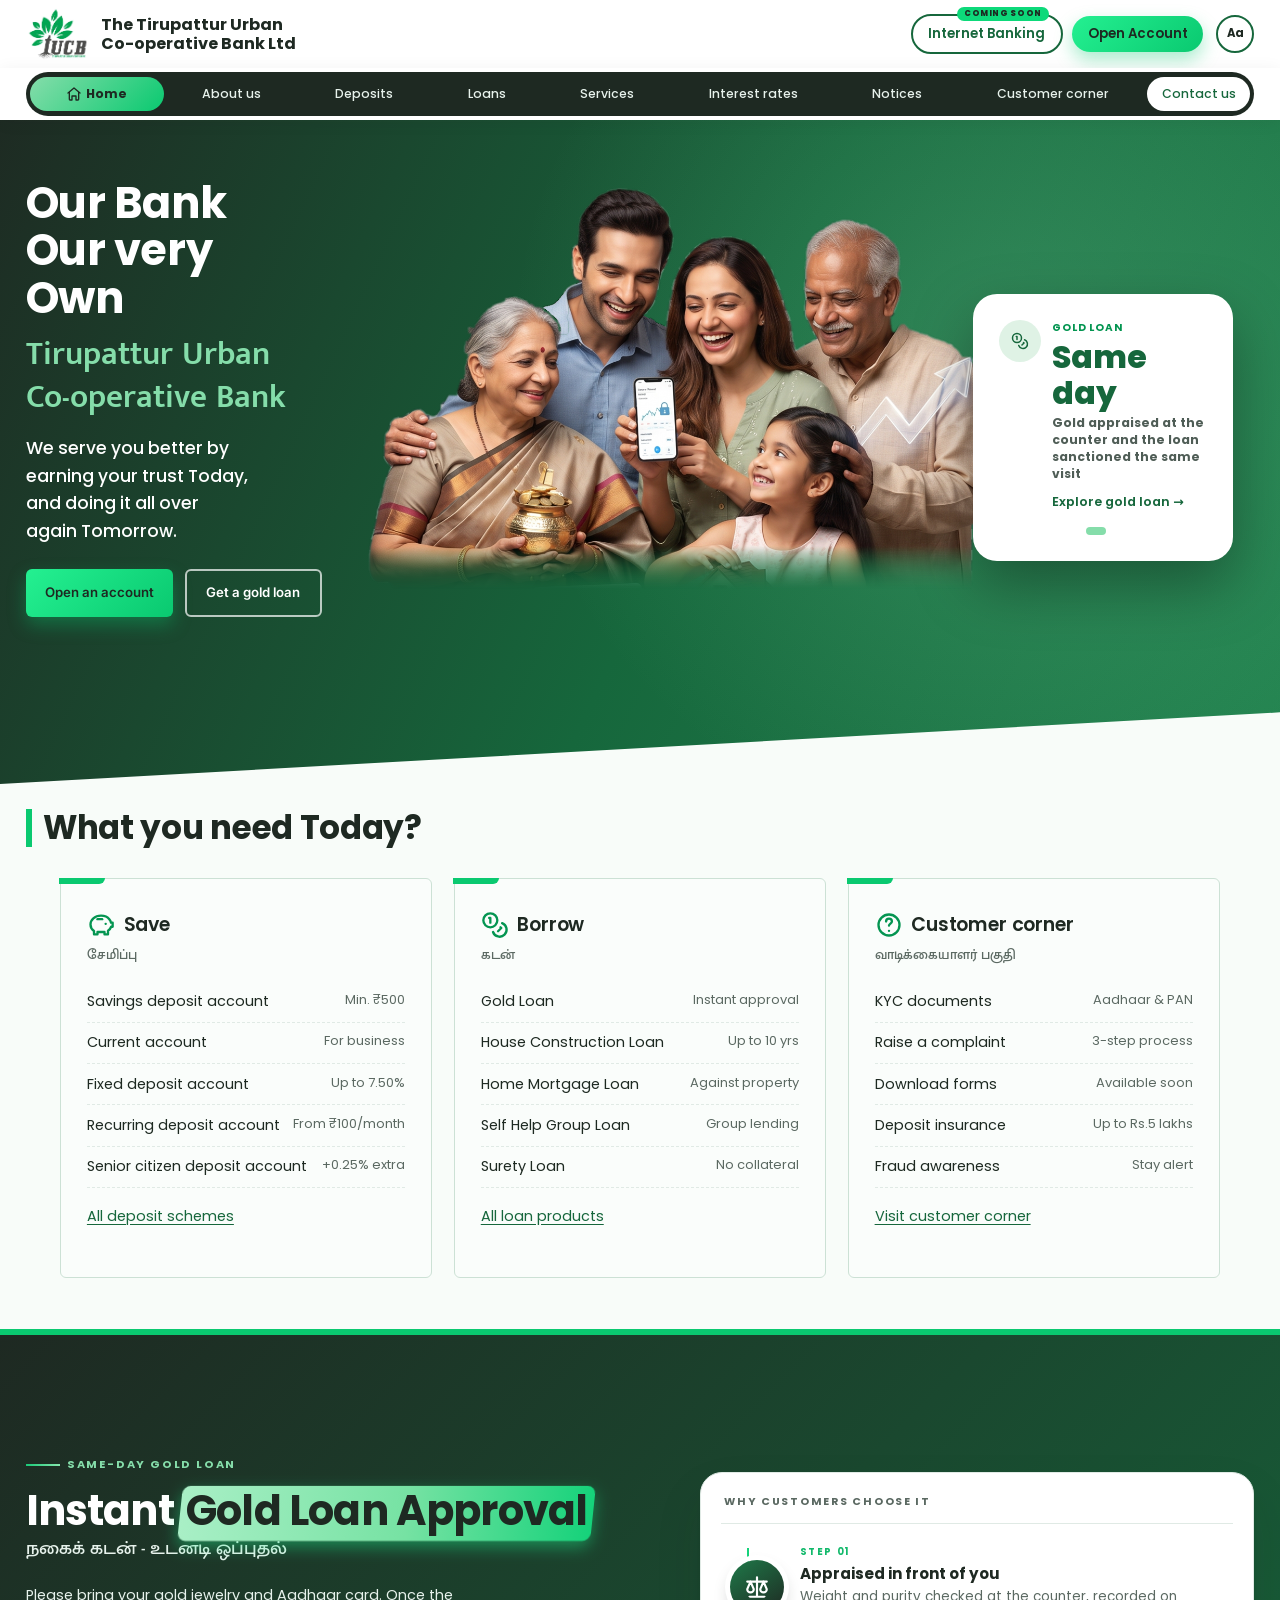
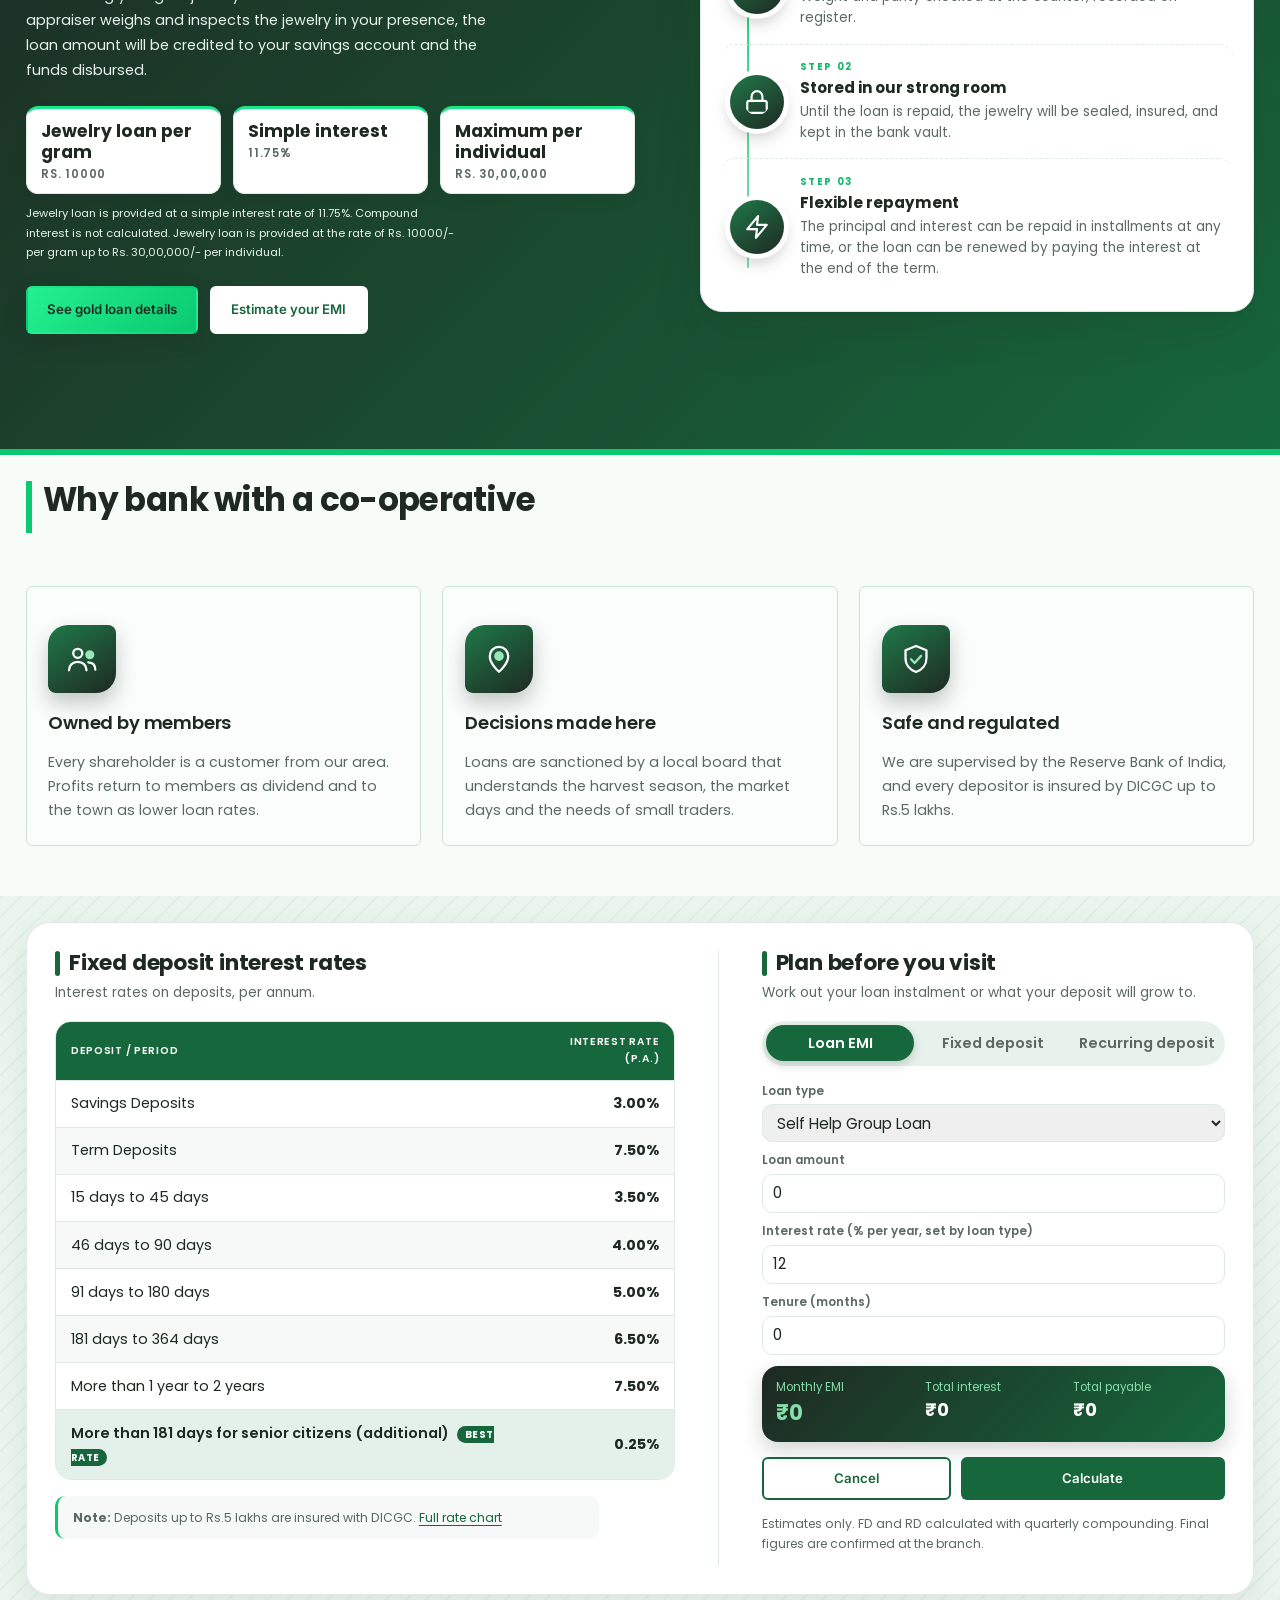
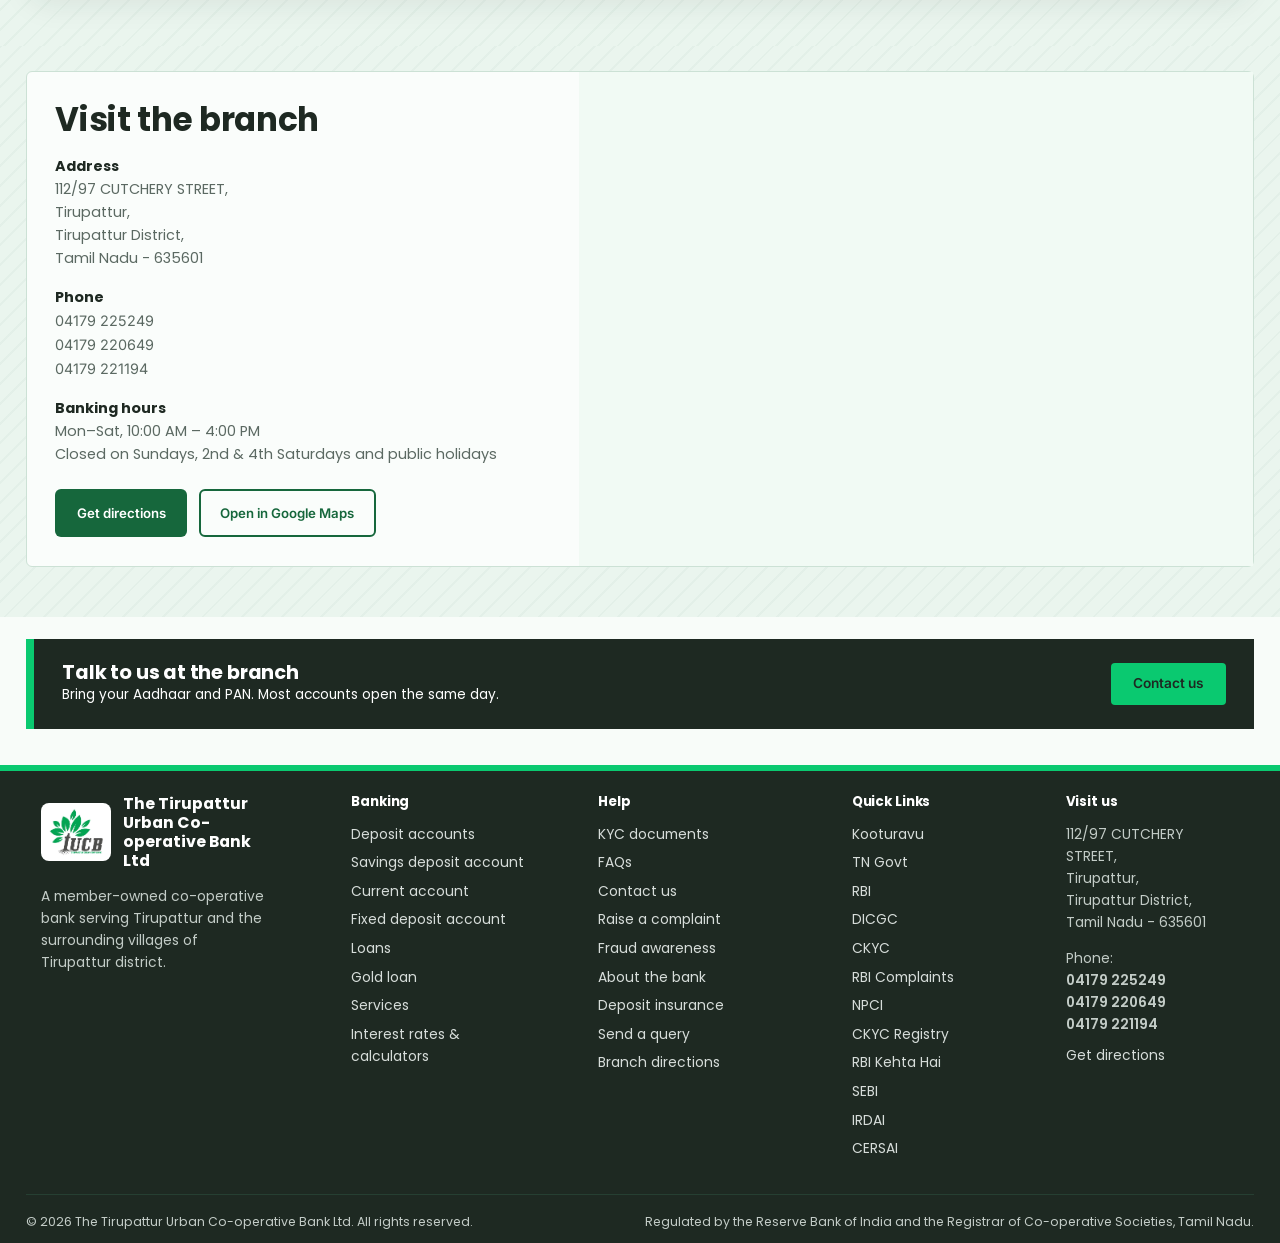
<file: index.html>
<!doctype html>
<html lang="en">
<head>
<meta charset="utf-8">
<meta name="viewport" content="width=device-width, initial-scale=1">
<title>The Tirupattur Urban Co-operative Bank Ltd | Tirupattur District</title>
<meta name="description" content="The Tirupattur Urban Co-operative Bank Ltd – savings, fixed deposits, gold loans, house construction and business loans in Tirupattur, Tirupattur district, Tamil Nadu.">
<meta name="theme-color" content="#248551">
<link rel="icon" href="assets/favicon.png" type="image/png">
<link rel="preconnect" href="https://fonts.googleapis.com">
<link rel="preconnect" href="https://fonts.gstatic.com" crossorigin>
<link href="https://fonts.googleapis.com/css2?family=Anek+Tamil:wght@500;600;700&family=Poppins:wght@400;500;600;700&family=Mukta+Malar:wght@400;500;600;700&display=swap" rel="stylesheet">
<script>
/* Hide the page from the very first paint when the intro is about to play, so the home page never flashes before it. */
(function(){try{
  var d=document.documentElement,seen=false;
  try{seen=sessionStorage.getItem("kucbIntroSeen")==="1";}catch(e){}
  if(seen){d.classList.add("iz-skip");}   /* intro already played in this visit: refresh / coming back to Home shows no intro */
  else if(!matchMedia("(prefers-reduced-motion: reduce)").matches){
    d.classList.add("iz-pre");
    try{sessionStorage.setItem("kucbIntroSeen","1");}catch(e){}
    setTimeout(function(){d.classList.remove("iz-pre");},4000); /* safety net */
  }
}catch(e){}})();
</script>
<link rel="stylesheet" href="css/style.css?v=400">
</head>
<body>
<a class="skip" href="#main">Skip to content</a>
<div class="top-strip"><div class="wrap"><a class="topbar-brand" href="index.html">
    <img src="assets/tucb-logo.png" alt="" width="34" height="34">
    <span>The Tirupattur Urban<br>Co-operative Bank Ltd</span>
  </a>
  <div class="top-actions"><a class="top-btn top-btn-line" href="#">Internet Banking<span class="top-soon">Coming soon</span></a><a class="top-btn top-btn-solid" href="deposits.html">Open Account</a></div>
  <div class="settings-menu">
    <button type="button" class="settings-toggle" aria-haspopup="true" aria-expanded="false" aria-controls="language-menu" aria-label="Settings">
      <span class="settings-icon" aria-hidden="true">Aa</span>
    </button>
    <div class="language-menu" id="language-menu" role="group" aria-label="Display settings">
      <div class="language-menu-group">
        <span class="language-menu-label">Language</span>
        <div class="language-menu-options" role="group" aria-label="Select language">
          <button type="button" data-language="en" aria-pressed="true">EN</button>
          <button type="button" data-language="ta" aria-pressed="false">தமிழ்</button>
        </div>
      </div>
      <div class="language-menu-group">
        <span class="language-menu-label">Font size</span>
        <div class="language-menu-options" role="group" aria-label="Font size">
          <button type="button" data-font-size="decrease" aria-pressed="false" aria-label="Decrease font size">A-</button>
          <button type="button" data-font-size="normal" aria-pressed="true" aria-label="Normal font size">A</button>
          <button type="button" data-font-size="increase" aria-pressed="false" aria-label="Increase font size">A+</button>
        </div>
      </div>
    </div>
  </div></div></div>
<header class="site-header"><div class="wrap">
  <button class="nav-toggle" aria-expanded="false" aria-controls="site-nav" aria-label="Open menu"><svg viewBox="0 0 24 24" fill="none" stroke="currentColor" stroke-width="2" stroke-linecap="round" aria-hidden="true"><path d="M3 6h18M3 12h18M3 18h18"/></svg></button>
  <nav class="nav" id="site-nav" aria-label="Main"><ul><li><a href="index.html" aria-current="page"><svg viewBox="0 0 24 24" fill="none" stroke="currentColor" stroke-width="2" stroke-linecap="round" stroke-linejoin="round" aria-hidden="true"><path d="M3 10.5 12 3l9 7.5"/><path d="M5 9.5V20a1 1 0 0 0 1 1h3v-6h6v6h3a1 1 0 0 0 1-1V9.5"/></svg>Home</a></li><li><a href="about.html">About us</a></li><li><a href="deposits.html">Deposits</a></li><li><a href="loans.html">Loans</a></li><li><a href="services.html">Services</a></li><li><a href="rates.html">Interest rates</a></li><li><a href="notices.html">Notices</a></li><li><a href="customer-corner.html">Customer corner</a></li><li class="nav-cta"><a href="contact.html">Contact us</a></li></ul></nav>
</div></header>
<main id="main">
<section class="hero">
  <div class="hero-glow hero-glow-1"></div>
  <div class="hero-glow hero-glow-2"></div>
  <div class="hero-glow hero-glow-3"></div>
  <canvas id="heroParticles"></canvas>
  <div class="wrap">
  <div class="hero-copy">
    <h1>Our Bank <br>Our very <br>Own</h1>
    <p class="hero-ta" lang="ta">Tirupattur Urban 
      <br>Co-operative Bank</p>
    <p class="lead">We serve you better by <br>earning your trust Today, <br>and doing it all over<br> again Tomorrow.</p>
    <div class="hero-actions">
      <a class="btn btn-mango" href="deposits.html">Open an account</a>
      <a class="btn btn-ghost" href="loans.html#gold">Get a gold loan</a>
    </div>
  </div>
  <aside class="quick" aria-label="What do you need today?">
    <div class="quick-slides" id="quickSlides">
      <div class="quick-slide is-active">
        <span class="qi"><svg viewBox="0 0 24 24" fill="none" stroke="currentColor" stroke-width="2" stroke-linecap="round" stroke-linejoin="round" aria-hidden="true"><rect x="4" y="2" width="16" height="20" rx="2"/><path d="M8 6h8M8 11h.01M12 11h.01M16 11h.01M8 15h.01M12 15h.01M16 15h.01M8 19h8"/></svg></span>
        <div>
          <span class="quick-label">Fixed deposit rate</span>
          <strong class="quick-stat">7.50%</strong>
          <p class="quick-caption">More than 1 year to 2 years, term deposits</p>
          <a class="quick-link" href="rates.html">View all rates →</a>
        </div>
      </div>
      <div class="quick-slide">
        <span class="qi"><svg viewBox="0 0 24 24" fill="none" stroke="currentColor" stroke-width="2" stroke-linecap="round" stroke-linejoin="round" aria-hidden="true"><circle cx="8" cy="8" r="6"/><path d="M18.1 10.4A6 6 0 1 1 10.3 18"/><path d="M7 6h1v4"/><path d="m16.7 13.9.7.7-2.8 2.8"/></svg></span>
        <div>
          <span class="quick-label">Gold Loan</span>
          <strong class="quick-stat">Same day</strong>
          <p class="quick-caption">Gold appraised at the counter and the loan sanctioned the same visit</p>
          <a class="quick-link" href="loans.html#gold">Explore gold loan →</a>
        </div>
      </div>
      <div class="quick-slide">
        <span class="qi"><svg viewBox="0 0 24 24" fill="none" stroke="currentColor" stroke-width="2" stroke-linecap="round" stroke-linejoin="round" aria-hidden="true"><circle cx="12" cy="8" r="4"/><path d="M4 21c0-4 3.5-7 8-7s8 3 8 7"/></svg></span>
        <div>
          <span class="quick-label">Senior citizens</span>
          <strong class="quick-stat">+0.25%</strong>
          <p class="quick-caption">Extra interest on deposits of more than 181 days</p>
          <a class="quick-link" href="rates.html">See deposit rates →</a>
        </div>
      </div>
      <div class="quick-slide">
        <span class="qi"><svg viewBox="0 0 24 24" fill="none" stroke="currentColor" stroke-width="2" stroke-linecap="round" stroke-linejoin="round" aria-hidden="true"><path d="M20 10c0 6-8 12-8 12S4 16 4 10a8 8 0 0 1 16 0z"/><circle cx="12" cy="10" r="3"/></svg></span>
        <div>
          <span class="quick-label">Visit us</span>
          <strong class="quick-stat">Tirupattur</strong>
          <p class="quick-caption">Tirupattur District, Tamil Nadu</p>
          <a class="quick-link" href="#visit">Get directions →</a>
        </div>
      </div>
    </div>
    <div class="quick-dots" id="quickDots" role="tablist" aria-label="Highlights"></div>
  </aside>
  </div>
  <svg class="hero-wave" viewBox="0 0 1440 80" preserveAspectRatio="none" aria-hidden="true"><path d="M0 40 C 240 90, 480 0, 720 30 C 960 60, 1200 10, 1440 40 L1440 80 L0 80 Z" fill="var(--white)"/></svg>
</section>
<section class="section"><div class="wrap"><div class="offer-panel">
  <div class="section-head offer-head">
    <h2>What you need Today?</h2>
  </div>
  <div class="offer">
    <div class="offer-card">
      <h3><svg viewBox="0 0 24 24" fill="none" stroke="currentColor" stroke-width="2" stroke-linecap="round" stroke-linejoin="round" aria-hidden="true"><path d="M19 7c-1-1.5-3.5-3-7-3C6.5 4 3 7.5 3 11.5c0 2.3 1.2 4.3 3 5.6V20h3v-2h6v2h3v-3c1.3-.9 2.2-2.1 2.7-3.5H22V10h-1.4A6 6 0 0 0 19 7z"/><path d="M16 11h.01"/><path d="M9 7h4"/></svg>Save</h3><p class="ta" lang="ta">சேமிப்பு</p>
      <ul>
        <li><a href="deposits.html#savings">Savings deposit account <span>Min. ₹500</span></a></li>
        <li><a href="deposits.html#current">Current account <span>For business</span></a></li>
        <li><a href="deposits.html#fixed">Fixed deposit account <span>Up to 7.50%</span></a></li>
        <li><a href="deposits.html#recurring">Recurring deposit account <span>From ₹100/month</span></a></li>
        <li><a href="deposits.html#senior">Senior citizen deposit account <span>+0.25% extra</span></a></li>
      </ul>
      <a href="deposits.html">All deposit schemes</a>
    </div>
    <div class="offer-card">
      <h3><svg viewBox="0 0 24 24" fill="none" stroke="currentColor" stroke-width="2" stroke-linecap="round" stroke-linejoin="round" aria-hidden="true"><circle cx="8" cy="8" r="6"/><path d="M18.1 10.4A6 6 0 1 1 10.3 18"/><path d="M7 6h1v4"/><path d="m16.7 13.9.7.7-2.8 2.8"/></svg>Borrow</h3><p class="ta" lang="ta">கடன்</p>
      <ul>
        <li><a href="loans.html#gold">Gold Loan <span>Instant approval</span></a></li>
        <li><a href="loans.html#house">House Construction Loan <span>Up to 10 yrs</span></a></li>
        <li><a href="loans.html#mortgage">Home Mortgage Loan <span>Against property</span></a></li>
        <li><a href="loans.html#shg">Self Help Group Loan <span>Group lending</span></a></li>
        <li><a href="loans.html#surety">Surety Loan <span>No collateral</span></a></li>
      </ul>
      <a href="loans.html">All loan products</a>
    </div>
    <div class="offer-card">
      <h3><svg viewBox="0 0 24 24" fill="none" stroke="currentColor" stroke-width="2" stroke-linecap="round" stroke-linejoin="round" aria-hidden="true"><circle cx="12" cy="12" r="9"/><path d="M9.5 9a2.5 2.5 0 0 1 5 0c0 1.5-2.5 2-2.5 3.5"/><path d="M12 17h.01"/></svg>Customer corner</h3><p class="ta" lang="ta">வாடிக்கையாளர் பகுதி</p>
      <ul>
        <li><a href="customer-corner.html#kyc">KYC documents <span>Aadhaar &amp; PAN</span></a></li>
        <li><a href="customer-corner.html#grievance">Raise a complaint <span>3-step process</span></a></li>
        <li><a href="customer-corner.html#forms">Download forms <span>Available soon</span></a></li>
        <li><a href="customer-corner.html#dicgc">Deposit insurance <span>Up to Rs.5 lakhs</span></a></li>
        <li><a href="index.html">Fraud awareness <span>Stay alert</span></a></li>
      </ul>
      <a href="customer-corner.html">Visit customer corner</a>
    </div>
  </div>
</div></div></section>

<section class="gold" id="gold-loan"><div class="wrap">
  <div>
    <span class="gold-eyebrow">Same-day gold loan</span>
    <h2>Instant <em>Gold Loan Approval</em></h2>
    <p class="ta" lang="ta">நகைக் கடன் - உடனடி ஒப்புதல்</p>
    <p>Please bring your gold jewelry and Aadhaar card. Once the appraiser weighs and inspects the jewelry in your presence, the loan amount will be credited to your savings account and the funds disbursed.</p>
    <div class="gold-stats"><div><b>Rs. 10000</b><span>Jewelry loan per gram</span></div><div><b>11.75%</b><span>Simple interest</span></div><div><b>Rs. 30,00,000</b><span>Maximum per individual</span></div></div>
    <p class="gold-foot">Jewelry loan is provided at a simple interest rate of 11.75%. Compound interest is not calculated. Jewelry loan is provided at the rate of Rs. 10000/- per gram up to Rs. 30,00,000/- per individual.</p>
    <div class="hero-actions"><a class="btn btn-teal" href="loans.html#gold">See gold loan details</a><a class="btn btn-line" href="rates.html">Estimate your EMI</a></div>
  </div>
  <ul class="gold-points">
    <li><svg viewBox="0 0 24 24" fill="none" stroke="currentColor" stroke-width="2" stroke-linecap="round" stroke-linejoin="round" aria-hidden="true"><path d="M12 3v18M5 21h14M3 7h18"/><path d="m6 7-3 7a3 3 0 0 0 6 0zM18 7l-3 7a3 3 0 0 0 6 0z"/></svg><span><strong>Appraised in front of you</strong>Weight and purity checked at the counter, recorded on register.</span></li>
    <li><svg viewBox="0 0 24 24" fill="none" stroke="currentColor" stroke-width="2" stroke-linecap="round" stroke-linejoin="round" aria-hidden="true"><rect x="3" y="11" width="18" height="11" rx="2"/><path d="M7 11V7a5 5 0 0 1 10 0v4"/></svg><span><strong>Stored in our strong room</strong>Until the loan is repaid, the jewelry will be sealed, insured, and kept in the bank vault.</span></li>
    <li><svg viewBox="0 0 24 24" fill="none" stroke="currentColor" stroke-width="2" stroke-linecap="round" stroke-linejoin="round" aria-hidden="true"><path d="M13 2 3 14h9l-1 8 10-12h-9z"/></svg><span><strong>Flexible repayment</strong>The principal and interest can be repaid in installments at any time, or the loan can be renewed by paying the interest at the end of the term.</span></li>
  </ul>
</div></section>

<section class="section"><div class="wrap">
  <div class="section-head values-head"><h2>Why bank with a co-operative</h2></div>
  <div class="values">
    <div class="value-card"><span class="value-ico"><svg viewBox="0 0 24 24" fill="none" stroke="currentColor" stroke-width="1.6" stroke-linecap="round" stroke-linejoin="round" aria-hidden="true"><circle cx="9" cy="8" r="3.2"/><path d="M2.8 20c0-3.6 2.7-6 6.2-6s6.2 2.4 6.2 6"/><circle cx="17.5" cy="9" r="2.4" class="ac"/><path d="M16.5 14.3c3 .1 4.9 2 4.9 5.2"/></svg></span><h3>Owned by members</h3><p>Every shareholder is a customer from our area. Profits return to members as dividend and to the town as lower loan rates.</p></div>
    <div class="value-card"><span class="value-ico"><svg viewBox="0 0 24 24" fill="none" stroke="currentColor" stroke-width="1.6" stroke-linecap="round" stroke-linejoin="round" aria-hidden="true"><path d="M12 21s-6.5-5.6-6.5-11a6.5 6.5 0 0 1 13 0c0 5.400-6.500 11-6.500 11z"/><circle cx="12" cy="10" r="2.600" class="ac"/></svg></span><h3>Decisions made here</h3><p>Loans are sanctioned by a local board that understands the harvest season, the market days and the needs of small traders.</p></div>
    <div class="value-card"><span class="value-ico"><svg viewBox="0 0 24 24" fill="none" stroke="currentColor" stroke-width="1.6" stroke-linecap="round" stroke-linejoin="round" aria-hidden="true"><path d="M12 2.800 4.600 5.800v5.700c0 4.600 3.100 8.200 7.400 9.700 4.300-1.500 7.400-5.100 7.400-9.700V5.800z"/><path d="m8.500 12.200 2.500 2.600 4.600-5" class="ac" style="fill:none"/></svg></span><h3>Safe and regulated</h3><p>We are supervised by the Reserve Bank of India, and every depositor is insured by DICGC up to Rs.5 lakhs.</p></div>
  </div>
</div></section>

<section class="section section-mist hr-sec"><div class="wrap split">
  <div>
    <h2>Fixed deposit interest rates</h2>
    <p>Interest rates on deposits, per annum.</p>
    <div class="table-wrap"><table><thead><tr><th>Deposit / Period</th><th class="num">Interest rate (p.a.)</th></tr></thead><tbody><tr><td>Savings Deposits</td><td class="num">3.00%</td></tr><tr><td>Term Deposits</td><td class="num">7.50%</td></tr><tr><td>15 days to 45 days</td><td class="num">3.50%</td></tr><tr><td>46 days to 90 days</td><td class="num">4.00%</td></tr><tr><td>91 days to 180 days</td><td class="num">5.00%</td></tr><tr><td>181 days to 364 days</td><td class="num">6.50%</td></tr><tr><td>More than 1 year to 2 years</td><td class="num">7.50%</td></tr><tr><td>More than 181 days for senior citizens (additional)</td><td class="num">0.25%</td></tr></tbody></table></div>
    <p class="note"><strong>Note:</strong> Deposits up to Rs.5 lakhs are insured with DICGC. <a href="rates.html">Full rate chart</a></p>
  </div>
  <div>
    <h2>Plan before you visit</h2>
    <p>Work out your loan instalment or what your deposit will grow to.</p>
    <div class="calc" data-calc>
  <div class="calc-tabs" role="tablist" aria-label="Calculators">
    <button role="tab" aria-selected="true" aria-controls="p-emi" id="t-emi">Loan EMI</button>
    <button role="tab" aria-selected="false" aria-controls="p-fd" id="t-fd">Fixed deposit</button>
    <button role="tab" aria-selected="false" aria-controls="p-rd" id="t-rd">Recurring deposit</button>
  </div>
  <div role="tabpanel" id="p-emi" aria-labelledby="t-emi">
    <div class="field"><div class="field-head"><label for="loantype-manual">Loan type</label><select class="calc-manual" id="loantype-manual" data-manual="loantype" aria-label="Select loan type">
      <option value="12">House Construction Loan</option>
      <option value="11.75">Gold Loan</option>
      <option value="15">Joint Liability Group Loan</option>
      <option value="12">Home Mortgage Loan</option>
      <option value="5">Loan for Differently Abled Persons (NHFDC)</option>
      <option value="12" selected>Self Help Group Loan</option>
      <option value="15">Business Loan</option>
      <option value="7">TABCEDCO Loan</option>
      <option value="6">TAMCO Loan</option>
      <option value="15">Women Entrepreneur Loan</option>
      <option value="14">Working Women Loan</option>
      <option value="15">Educational Loan</option>
      <option value="15">Siragugal Loan</option>
      <option value="15">Surety Loan</option>
    </select></div></div>
    <div class="field"><div class="field-head"><label for="loan-manual">Loan amount</label><input class="calc-manual" type="number" id="loan-manual" data-manual="loan" value="0" aria-label="Enter loan amount" step="any"></div></div>
    <div class="field"><div class="field-head"><label for="lrate-manual">Interest rate (% per year, set by loan type)</label><input class="calc-manual" type="number" id="lrate-manual" data-manual="lrate" value="12" readonly aria-label="Interest rate, set automatically by loan type" step="any"></div></div>
    <div class="field"><div class="field-head"><label for="tenure-manual">Tenure (months)</label><input class="calc-manual" type="number" id="tenure-manual" data-manual="tenure" value="0" aria-label="Enter loan tenure in months" step="any"></div></div>
    <div class="result" aria-live="polite">
      <div class="big"><small>Monthly EMI</small><b data-out="emi"></b></div>
      <div><small>Total interest</small><b data-out="interest"></b></div>
      <div><small>Total payable</small><b data-out="total"></b></div>
    </div>
    <div class="calc-actions"><button class="btn btn-line" type="button" data-action="cancel">Cancel</button><button class="btn btn-teal" type="button" data-action="calculate">Calculate</button></div>
  </div>
  <div role="tabpanel" id="p-fd" aria-labelledby="t-fd" hidden>
    <div class="field"><div class="field-head"><label for="dep-manual">Deposit amount</label><input class="calc-manual" type="number" id="dep-manual" data-manual="dep" value="0" aria-label="Enter deposit amount" step="any"></div></div>
    <div class="field"><div class="field-head"><label for="drate-manual">Interest rate</label><input class="calc-manual" type="number" id="drate-manual" data-manual="drate" value="0" aria-label="Enter deposit interest rate" step="any"></div></div>
    <div class="field"><div class="field-head"><label for="years-manual">Period (years)</label><input class="calc-manual" type="number" id="years-manual" data-manual="years" value="0" aria-label="Enter deposit period in years" step="any"></div></div>
    <div class="result" aria-live="polite">
      <div class="big"><small>Maturity value</small><b data-out="mat"></b></div>
      <div><small>Interest earned</small><b data-out="earned"></b></div>
      <div><small>You deposit</small><b data-out="principal"></b></div>
    </div>
    <div class="calc-actions"><button class="btn btn-line" type="button" data-action="cancel">Cancel</button><button class="btn btn-teal" type="button" data-action="calculate">Calculate</button></div>
  </div>
    <div role="tabpanel" id="p-rd" aria-labelledby="t-rd" hidden>
    <div class="field"><div class="field-head"><label for="rdtype-manual">Depositor type</label><select class="calc-manual" id="rdtype-manual" data-manual="rdtype" aria-label="Select depositor type">
      <option value="8" selected>General</option>
      <option value="8.25">Senior citizens</option>
    </select></div></div>
    <div class="field"><div class="field-head"><label for="rdmonthly-manual">Monthly deposit amount</label><input class="calc-manual" type="number" id="rdmonthly-manual" data-manual="rdmonthly" value="0" aria-label="Enter monthly deposit amount" step="any"></div></div>
    <div class="field"><div class="field-head"><label for="rdrate-manual">Interest rate (% per year, set by depositor type)</label><input class="calc-manual" type="number" id="rdrate-manual" data-manual="rdrate" value="8" readonly aria-label="Interest rate, set automatically by depositor type" step="any"></div></div>
    <div class="field"><div class="field-head"><label for="rdmonths-manual">Tenure (months)</label><input class="calc-manual" type="number" id="rdmonths-manual" data-manual="rdmonths" value="0" aria-label="Enter deposit tenure in months" step="any"></div></div>
    <div class="result" aria-live="polite">
      <div class="big"><small>Maturity value</small><b data-out="rdmat"></b></div>
      <div><small>Interest earned</small><b data-out="rdearned"></b></div>
      <div><small>You deposit</small><b data-out="rdprincipal"></b></div>
    </div>
    <div class="calc-actions"><button class="btn btn-line" type="button" data-action="cancel">Cancel</button><button class="btn btn-teal" type="button" data-action="calculate">Calculate</button></div>
  </div>
  <p class="note">Estimates only. FD and RD calculated with quarterly compounding. Final figures are confirmed at the branch.</p>
</div>
  </div>
</div></section>

<section class="section section-mist" id="visit"><div class="wrap"><div class="visit">
  <div class="visit-info">
    <h2>Visit the branch</h2>
    <dl>
      <div><dt>Address</dt><dd>112/97 CUTCHERY STREET,<br>Tirupattur,<br>Tirupattur District,<br>Tamil Nadu - 635601</dd></div>
      
      <div><dt>Phone</dt><dd><a href="tel:04179225249">04179 225249</a><br><a href="tel:04179220649">04179 220649</a><br><a href="tel:04179221194">04179 221194</a></dd></div>
      <div><dt>Banking hours</dt><dd>Mon–Sat, 10:00 AM – 4:00 PM<br>Closed on Sundays, 2nd & 4th Saturdays and public holidays</dd></div>
    </dl>
    <div class="hero-actions"><a class="btn btn-teal" href="https://www.google.com/maps/dir/?api=1&destination=The%20Tirupattur%20Urban%20Co-operative%20Bank%2C%20112%2F97%20Cutchery%20Street%2C%20Tirupattur%2C%20Tamil%20Nadu%20635601" target="_blank" rel="noopener">Get directions</a><a class="btn btn-line" href="https://www.google.com/maps/search/?api=1&query=The%20Tirupattur%20Urban%20Co-operative%20Bank%2C%20112%2F97%20Cutchery%20Street%2C%20Tirupattur%2C%20Tamil%20Nadu%20635601" target="_blank" rel="noopener">Open in Google Maps</a></div>
  </div>
  <div class="map"><iframe title="Map showing The Tirupattur Urban Co-operative Bank" src="https://maps.google.com/maps?q=The%20Tirupattur%20Urban%20Co-operative%20Bank%2C%20112%2F97%20Cutchery%20Street%2C%20Tirupattur%2C%20Tamil%20Nadu%20635601&z=17&output=embed" loading="lazy" referrerpolicy="no-referrer-when-downgrade" allowfullscreen></iframe></div>
</div></div></section>
<section class="cta-band"><div class="wrap">
  <div><h2>Talk to us at the branch</h2><p>Bring your Aadhaar and PAN. Most accounts open the same day.</p></div>
  <div class="hero-actions" style="margin:0"><a class="btn btn-mango" href="contact.html">Contact us</a></div>
</div></section>
</main>
<footer class="site-footer"><div class="wrap">
  <div class="foot-grid">
    <div>
      <div class="foot-brand"><img src="assets/tucb-logo.png" alt="" width="46" height="46"><strong>The Tirupattur Urban Co-operative Bank Ltd</strong></div>
      <p>A member-owned co-operative bank serving Tirupattur and the surrounding villages of Tirupattur district.</p>
    </div>
    <div>
      <h4>Banking</h4>
      <ul>
        <li><a href="deposits.html">Deposit accounts</a></li>
        <li><a href="deposits.html#savings">Savings deposit account</a></li>
        <li><a href="deposits.html#current">Current account</a></li>
        <li><a href="deposits.html#fixed">Fixed deposit account</a></li>
        <li><a href="loans.html">Loans</a></li>
        <li><a href="loans.html#gold">Gold loan</a></li>
        <li><a href="services.html">Services</a></li>
        <li><a href="rates.html">Interest rates &amp; calculators</a></li>
      </ul>
    </div>
    <div>
      <h4>Help</h4>
      <ul>
        <li><a href="customer-corner.html#kyc">KYC documents</a></li>
        <li><a href="customer-corner.html#faq">FAQs</a></li>
        <li><a href="contact.html">Contact us</a></li>
        <li><a href="customer-corner.html#grievance">Raise a complaint</a></li>
        <li><a href="index.html">Fraud awareness</a></li>
        <li><a href="about.html">About the bank</a></li>
        <li><a href="customer-corner.html#dicgc">Deposit insurance</a></li>
        <li><a href="contact.html">Send a query</a></li>
        <li><a href="index.html#visit">Branch directions</a></li>
      </ul>
    </div>
    <div>
      <h4>Quick Links</h4>
      <ul>
        <li><a href="https://kooturavu.tn.gov.in/" target="_blank" rel="noopener">Kooturavu</a></li>
        <li><a href="https://www.tn.gov.in/" target="_blank" rel="noopener">TN Govt</a></li>
        <li><a href="https://www.rbi.org.in/" target="_blank" rel="noopener">RBI</a></li>
        <li><a href="https://www.dicgc.org.in/" target="_blank" rel="noopener">DICGC</a></li>
        <li><a href="https://www.ckycindia.in/ckyc/?r=home" target="_blank" rel="noopener">CKYC</a></li>
        <li><a href="https://cms.rbi.org.in/cms/indexpage.html#eng" target="_blank" rel="noopener">RBI Complaints</a></li>
        <li><a href="https://www.npci.org.in/" target="_blank" rel="noopener">NPCI</a></li>
        <li><a href="https://ckycregistry.co.in/" target="_blank" rel="noopener">CKYC Registry</a></li>
      <li><a href="https://rbikehtahai.rbi.org.in/" target="_blank" rel="noopener">RBI Kehta Hai</a></li>
      <li><a href="https://www.sebi.gov.in/" target="_blank" rel="noopener">SEBI</a></li>
      <li><a href="https://irdai.gov.in/" target="_blank" rel="noopener">IRDAI</a></li>
      <li><a href="https://www.cersai.org.in/CERSAI/home.prg" target="_blank" rel="noopener">CERSAI</a></li>
      </ul>
    </div>
    <div>
      <h4>Visit us</h4>
      <p>112/97 CUTCHERY STREET,<br>Tirupattur,<br>Tirupattur District,<br>Tamil Nadu - 635601</p>
      <p class="foot-phones">Phone:<br><a href="tel:04179225249">04179 225249</a><br><a href="tel:04179220649">04179 220649</a><br><a href="tel:04179221194">04179 221194</a></p>
      <a href="https://www.google.com/maps/dir/?api=1&destination=The%20Tirupattur%20Urban%20Co-operative%20Bank%2C%20112%2F97%20Cutchery%20Street%2C%20Tirupattur%2C%20Tamil%20Nadu%20635601" target="_blank" rel="noopener">Get directions</a></p>
    </div>
  </div>
  <div class="foot-bottom">
    <span>© <span data-year>2026</span> The Tirupattur Urban Co-operative Bank Ltd. All rights reserved.</span>
    <span>Regulated by the Reserve Bank of India and the Registrar of Co-operative Societies, Tamil Nadu.</span>
  </div>
</div></footer>
<button class="to-top" aria-label="Back to top"><svg viewBox="0 0 24 24" fill="none" stroke="currentColor" stroke-width="2.4" stroke-linecap="round" stroke-linejoin="round" aria-hidden="true"><path d="m18 15-6-6-6 6"/></svg></button>
<script src="js/translations.js?v=10"></script>
<script src="js/intro.js?v=201"></script>
<script src="js/main.js?v=200"></script>
</body>
</html>
</file>
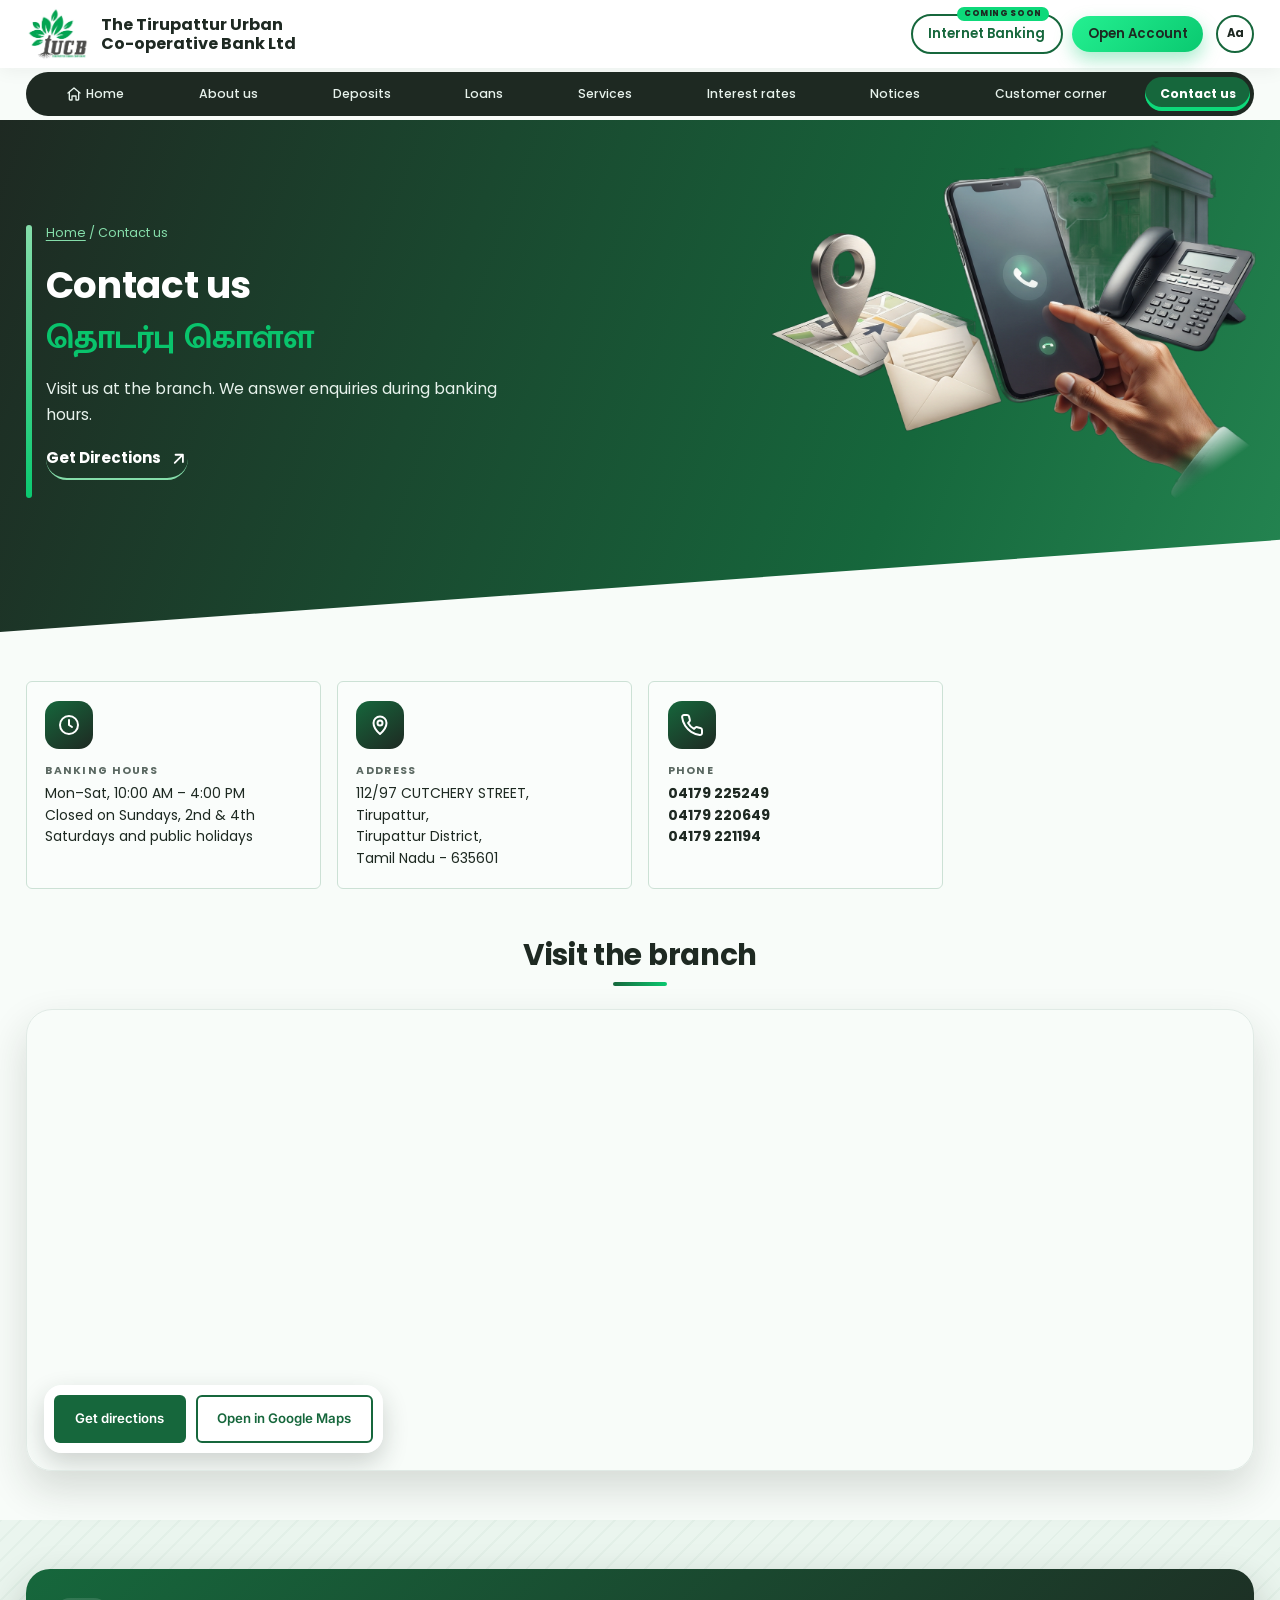
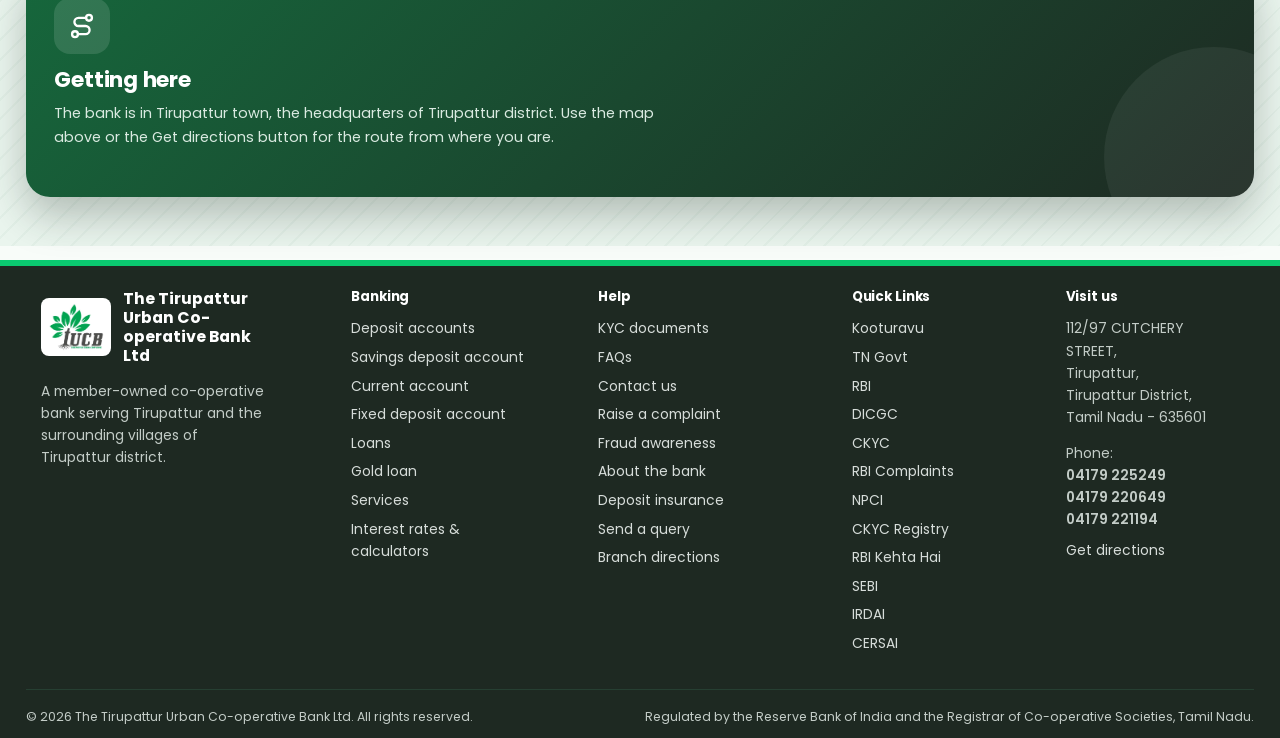
<file: contact.html>
<!doctype html>
<html lang="en">
<head>
<meta charset="utf-8">
<meta name="viewport" content="width=device-width, initial-scale=1">
<title>Contact us | The Tirupattur Urban Co-operative Bank Ltd</title>
<meta name="description" content="Address, banking hours and map for The Tirupattur Urban Co-operative Bank Ltd, Tirupattur district.">
<meta name="theme-color" content="#248551">
<link rel="icon" href="assets/favicon.png" type="image/png">
<link rel="preconnect" href="https://fonts.googleapis.com">
<link rel="preconnect" href="https://fonts.gstatic.com" crossorigin>
<link href="https://fonts.googleapis.com/css2?family=Anek+Tamil:wght@500;600;700&family=Poppins:wght@400;500;600;700&family=Mukta+Malar:wght@400;500;600;700&display=swap" rel="stylesheet">
<link rel="stylesheet" href="css/style.css?v=400">
</head>
<body class="page-contact">
<a class="skip" href="#main">Skip to content</a>
<div class="top-strip"><div class="wrap"><a class="topbar-brand" href="index.html">
    <img src="assets/tucb-logo.png" alt="" width="34" height="34">
    <span>The Tirupattur Urban<br>Co-operative Bank Ltd</span>
  </a>
  <div class="top-actions"><a class="top-btn top-btn-line" href="#">Internet Banking<span class="top-soon">Coming soon</span></a><a class="top-btn top-btn-solid" href="deposits.html">Open Account</a></div>
  <div class="settings-menu">
    <button type="button" class="settings-toggle" aria-haspopup="true" aria-expanded="false" aria-controls="language-menu" aria-label="Settings">
      <span class="settings-icon" aria-hidden="true">Aa</span>
    </button>
    <div class="language-menu" id="language-menu" role="group" aria-label="Display settings">
      <div class="language-menu-group">
        <span class="language-menu-label">Language</span>
        <div class="language-menu-options" role="group" aria-label="Select language">
          <button type="button" data-language="en" aria-pressed="true">EN</button>
          <button type="button" data-language="ta" aria-pressed="false">தமிழ்</button>
        </div>
      </div>
      <div class="language-menu-group">
        <span class="language-menu-label">Font size</span>
        <div class="language-menu-options" role="group" aria-label="Font size">
          <button type="button" data-font-size="decrease" aria-pressed="false" aria-label="Decrease font size">A-</button>
          <button type="button" data-font-size="normal" aria-pressed="true" aria-label="Normal font size">A</button>
          <button type="button" data-font-size="increase" aria-pressed="false" aria-label="Increase font size">A+</button>
        </div>
      </div>
    </div>
  </div></div></div>
<header class="site-header"><div class="wrap">
  <button class="nav-toggle" aria-expanded="false" aria-controls="site-nav" aria-label="Open menu"><svg viewBox="0 0 24 24" fill="none" stroke="currentColor" stroke-width="2" stroke-linecap="round" aria-hidden="true"><path d="M3 6h18M3 12h18M3 18h18"/></svg></button>
  <nav class="nav" id="site-nav" aria-label="Main"><ul><li><a href="index.html"><svg viewBox="0 0 24 24" fill="none" stroke="currentColor" stroke-width="2" stroke-linecap="round" stroke-linejoin="round" aria-hidden="true"><path d="M3 10.5 12 3l9 7.5"/><path d="M5 9.5V20a1 1 0 0 0 1 1h3v-6h6v6h3a1 1 0 0 0 1-1V9.5"/></svg>Home</a></li><li><a href="about.html">About us</a></li><li><a href="deposits.html">Deposits</a></li><li><a href="loans.html">Loans</a></li><li><a href="services.html">Services</a></li><li><a href="rates.html">Interest rates</a></li><li><a href="notices.html">Notices</a></li><li><a href="customer-corner.html">Customer corner</a></li><li class="nav-cta"><a href="contact.html" aria-current="page">Contact us</a></li></ul></nav>
</div></header>
<main id="main"><section class="page-hero"><div class="wrap">
  <div class="crumbs"><a href="index.html">Home</a> / <span>Contact us</span></div>
  <h1>Contact us</h1>
  <p class="hero-ta" lang="ta">தொடர்பு கொள்ள</p>
  <p>Visit us at the branch. We answer enquiries during banking hours.</p>
  <a class="hero-link" href="https://www.google.com/maps/dir/?api=1&destination=The%20Tirupattur%20Urban%20Co-operative%20Bank%2C%20112%2F97%20Cutchery%20Street%2C%20Tirupattur%2C%20Tamil%20Nadu%20635601" target="_blank" rel="noopener">Get Directions <svg viewBox="0 0 24 24" fill="none" stroke="currentColor" stroke-width="2.2" stroke-linecap="round" stroke-linejoin="round" aria-hidden="true"><path d="M7 17 17 7M8 7h9v9"/></svg></a>
</div></section>
<section class="section ct-sec ct-top"><div class="wrap">
  <div class="ct-cards">
    <div class="ct-card"><span class="ct-ico"><svg viewBox="0 0 24 24" fill="none" stroke="currentColor" stroke-width="2" stroke-linecap="round" stroke-linejoin="round" aria-hidden="true"><circle cx="12" cy="12" r="9"/><path d="M12 7v5l3 2"/></svg></span><dl><dt>Banking hours</dt><dd>Mon–Sat, 10:00 AM – 4:00 PM<br>Closed on Sundays, 2nd &amp; 4th Saturdays and public holidays</dd></dl></div>
    <div class="ct-card"><span class="ct-ico"><svg viewBox="0 0 24 24" fill="none" stroke="currentColor" stroke-width="2" stroke-linecap="round" stroke-linejoin="round" aria-hidden="true"><path d="M12 21s-6.5-5.6-6.5-11a6.5 6.5 0 0 1 13 0c0 5.4-6.5 11-6.5 11z"/><circle cx="12" cy="10" r="2.5"/></svg></span><dl><dt>Address</dt><dd>112/97 CUTCHERY STREET,<br>Tirupattur,<br>Tirupattur District,<br>Tamil Nadu - 635601</dd></dl></div>
    <div class="ct-card"><span class="ct-ico"><svg viewBox="0 0 24 24" fill="none" stroke="currentColor" stroke-width="2" stroke-linecap="round" stroke-linejoin="round" aria-hidden="true"><path d="M22 16.9v3a2 2 0 0 1-2.2 2 19.8 19.8 0 0 1-8.6-3.1 19.5 19.5 0 0 1-6-6A19.8 19.8 0 0 1 2.1 4.2 2 2 0 0 1 4.1 2h3a2 2 0 0 1 2 1.7c.1 1 .4 1.9.7 2.8a2 2 0 0 1-.5 2.1L8.1 9.9a16 16 0 0 0 6 6l1.3-1.3a2 2 0 0 1 2.1-.4c.9.3 1.8.6 2.8.7a2 2 0 0 1 1.7 2z"/></svg></span><dl><dt>Phone</dt><dd><a href="tel:04179225249">04179 225249</a><br><a href="tel:04179220649">04179 220649</a><br><a href="tel:04179221194">04179 221194</a></dd></dl></div>
  </div>
</div></section>

<section class="section ct-sec"><div class="wrap">
  <div class="ct-head"><h2>Visit the branch</h2></div>
  <div class="ct-map">
    <div class="ct-map-frame"><iframe title="Map showing The Tirupattur Urban Co-operative Bank" src="https://maps.google.com/maps?q=The%20Tirupattur%20Urban%20Co-operative%20Bank%2C%20112%2F97%20Cutchery%20Street%2C%20Tirupattur%2C%20Tamil%20Nadu%20635601&z=17&output=embed" loading="lazy" referrerpolicy="no-referrer-when-downgrade" allowfullscreen></iframe></div>
    <div class="ct-map-actions"><a class="btn btn-teal" href="https://www.google.com/maps/dir/?api=1&destination=The%20Tirupattur%20Urban%20Co-operative%20Bank%2C%20112%2F97%20Cutchery%20Street%2C%20Tirupattur%2C%20Tamil%20Nadu%20635601" target="_blank" rel="noopener">Get directions</a><a class="btn btn-line" href="https://www.google.com/maps/search/?api=1&query=The%20Tirupattur%20Urban%20Co-operative%20Bank%2C%20112%2F97%20Cutchery%20Street%2C%20Tirupattur%2C%20Tamil%20Nadu%20635601" target="_blank" rel="noopener">Open in Google Maps</a></div>
  </div>
</div></section>

<section class="section ct-sec ct-mist"><div class="wrap ct-split">
  <aside class="ct-route">
    <span class="ct-route-ico"><svg viewBox="0 0 24 24" fill="none" stroke="currentColor" stroke-width="2" stroke-linecap="round" stroke-linejoin="round" aria-hidden="true"><circle cx="6" cy="19" r="2.5"/><circle cx="18" cy="5" r="2.5"/><path d="M8.5 19H15a3.5 3.5 0 0 0 0-7H9a3.5 3.5 0 0 1 0-7h6.5"/></svg></span>
    <h2>Getting here</h2>
    <p>The bank is in Tirupattur town, the headquarters of Tirupattur district. Use the map above or the Get directions button for the route from where you are.</p>
  </aside>
</div></section>
</main>
<footer class="site-footer"><div class="wrap">
  <div class="foot-grid">
    <div>
      <div class="foot-brand"><img src="assets/tucb-logo.png" alt="" width="46" height="46"><strong>The Tirupattur Urban Co-operative Bank Ltd</strong></div>
      <p>A member-owned co-operative bank serving Tirupattur and the surrounding villages of Tirupattur district.</p>
    </div>
    <div>
      <h4>Banking</h4>
      <ul>
        <li><a href="deposits.html">Deposit accounts</a></li>
        <li><a href="deposits.html#savings">Savings deposit account</a></li>
        <li><a href="deposits.html#current">Current account</a></li>
        <li><a href="deposits.html#fixed">Fixed deposit account</a></li>
        <li><a href="loans.html">Loans</a></li>
        <li><a href="loans.html#gold">Gold loan</a></li>
        <li><a href="services.html">Services</a></li>
        <li><a href="rates.html">Interest rates &amp; calculators</a></li>
      </ul>
    </div>
    <div>
      <h4>Help</h4>
      <ul>
        <li><a href="customer-corner.html#kyc">KYC documents</a></li>
        <li><a href="customer-corner.html#faq">FAQs</a></li>
        <li><a href="contact.html">Contact us</a></li>
        <li><a href="customer-corner.html#grievance">Raise a complaint</a></li>
        <li><a href="index.html">Fraud awareness</a></li>
        <li><a href="about.html">About the bank</a></li>
        <li><a href="customer-corner.html#dicgc">Deposit insurance</a></li>
        <li><a href="contact.html">Send a query</a></li>
        <li><a href="index.html#visit">Branch directions</a></li>
      </ul>
    </div>
    <div>
      <h4>Quick Links</h4>
      <ul>
        <li><a href="https://kooturavu.tn.gov.in/" target="_blank" rel="noopener">Kooturavu</a></li>
        <li><a href="https://www.tn.gov.in/" target="_blank" rel="noopener">TN Govt</a></li>
        <li><a href="https://www.rbi.org.in/" target="_blank" rel="noopener">RBI</a></li>
        <li><a href="https://www.dicgc.org.in/" target="_blank" rel="noopener">DICGC</a></li>
        <li><a href="https://www.ckycindia.in/ckyc/?r=home" target="_blank" rel="noopener">CKYC</a></li>
        <li><a href="https://cms.rbi.org.in/cms/indexpage.html#eng" target="_blank" rel="noopener">RBI Complaints</a></li>
        <li><a href="https://www.npci.org.in/" target="_blank" rel="noopener">NPCI</a></li>
        <li><a href="https://ckycregistry.co.in/" target="_blank" rel="noopener">CKYC Registry</a></li>
      <li><a href="https://rbikehtahai.rbi.org.in/" target="_blank" rel="noopener">RBI Kehta Hai</a></li>
      <li><a href="https://www.sebi.gov.in/" target="_blank" rel="noopener">SEBI</a></li>
      <li><a href="https://irdai.gov.in/" target="_blank" rel="noopener">IRDAI</a></li>
      <li><a href="https://www.cersai.org.in/CERSAI/home.prg" target="_blank" rel="noopener">CERSAI</a></li>
      </ul>
    </div>
    <div>
      <h4>Visit us</h4>
      <p>112/97 CUTCHERY STREET,<br>Tirupattur,<br>Tirupattur District,<br>Tamil Nadu - 635601</p>
      <p class="foot-phones">Phone:<br><a href="tel:04179225249">04179 225249</a><br><a href="tel:04179220649">04179 220649</a><br><a href="tel:04179221194">04179 221194</a></p>
      <a href="https://www.google.com/maps/dir/?api=1&destination=The%20Tirupattur%20Urban%20Co-operative%20Bank%2C%20112%2F97%20Cutchery%20Street%2C%20Tirupattur%2C%20Tamil%20Nadu%20635601" target="_blank" rel="noopener">Get directions</a></p>
    </div>
  </div>
  <div class="foot-bottom">
    <span>© <span data-year>2026</span> The Tirupattur Urban Co-operative Bank Ltd. All rights reserved.</span>
    <span>Regulated by the Reserve Bank of India and the Registrar of Co-operative Societies, Tamil Nadu.</span>
  </div>
</div></footer>
<button class="to-top" aria-label="Back to top"><svg viewBox="0 0 24 24" fill="none" stroke="currentColor" stroke-width="2.4" stroke-linecap="round" stroke-linejoin="round" aria-hidden="true"><path d="m18 15-6-6-6 6"/></svg></button>
<script src="js/translations.js?v=10"></script>
<script src="js/main.js?v=200"></script>
</body>
</html>
</file>
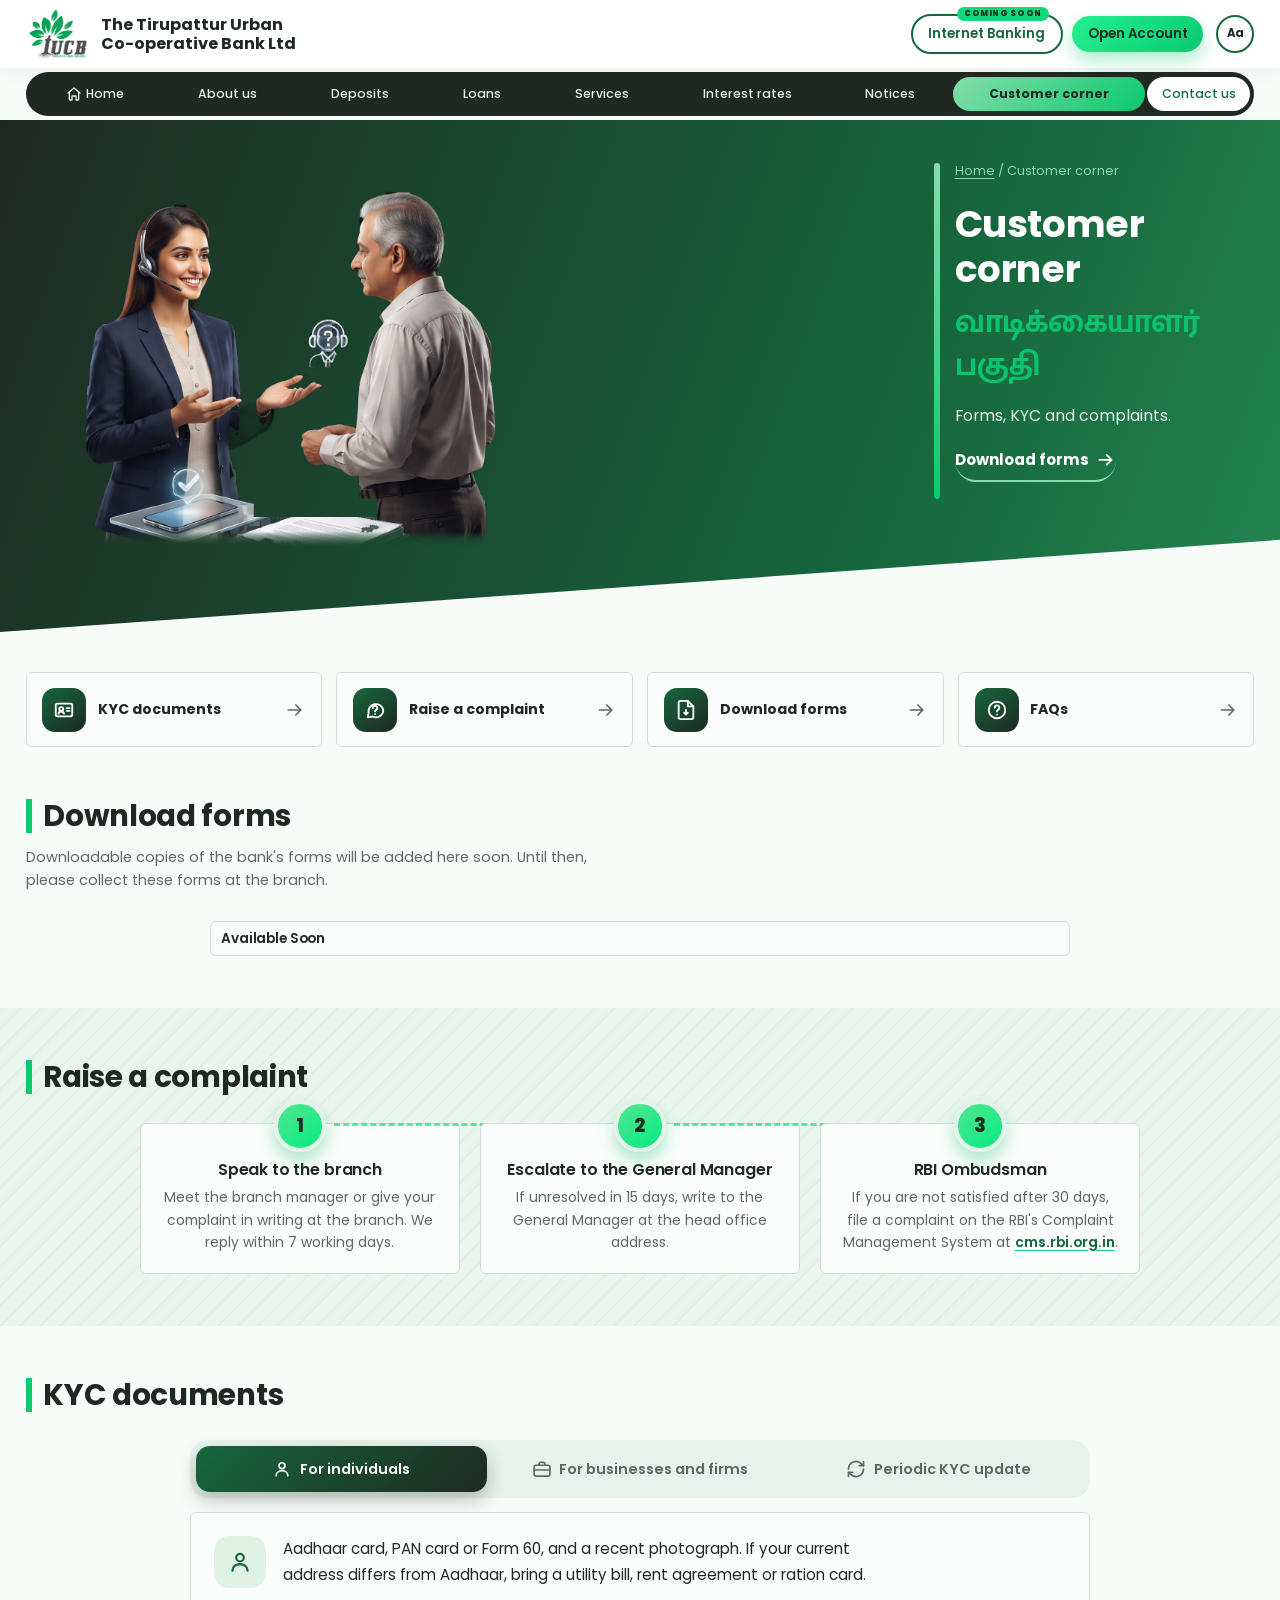
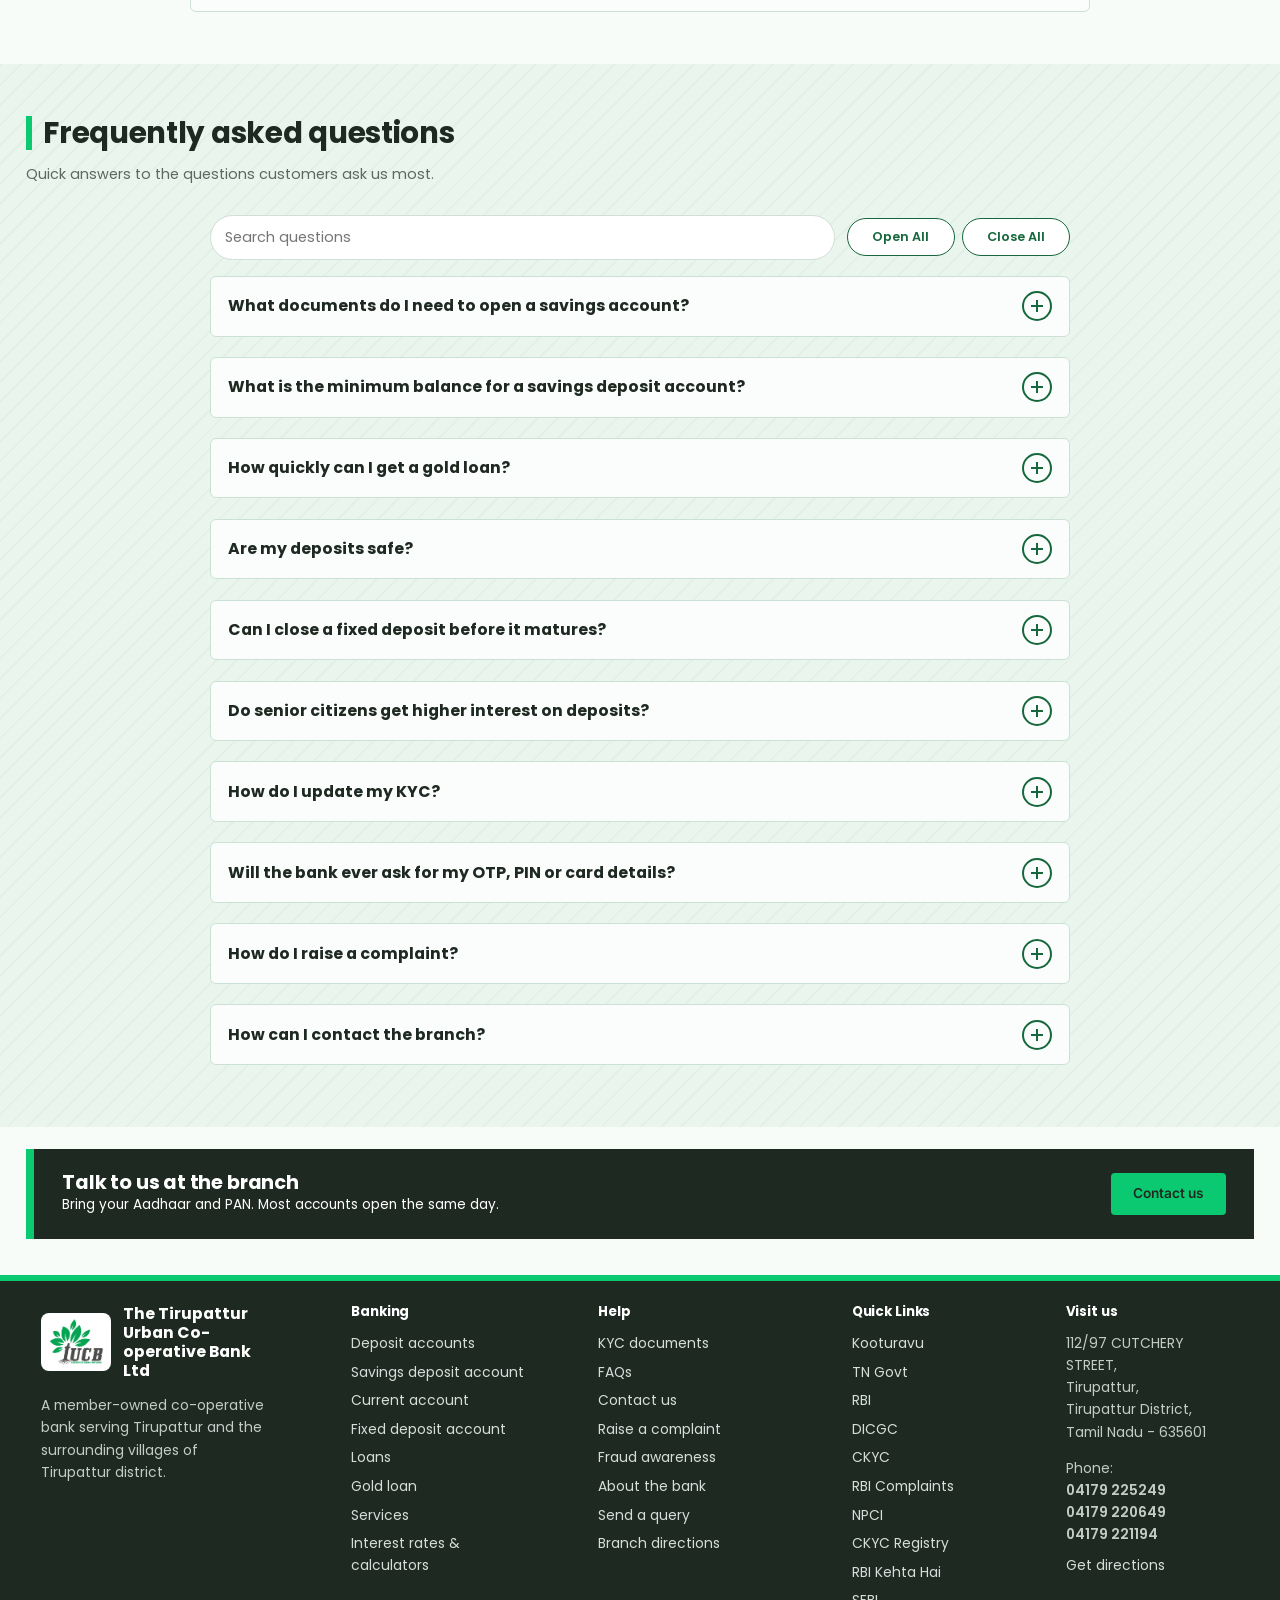
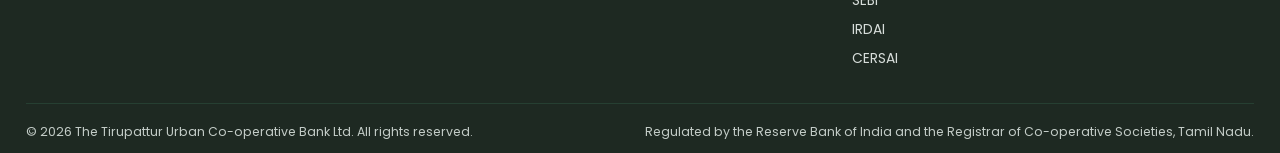
<file: customer-corner.html>
<!doctype html>
<html lang="en">
<head>
<meta charset="utf-8">
<meta name="viewport" content="width=device-width, initial-scale=1">
<title>Customer corner | The Tirupattur Urban Co-operative Bank Ltd</title>
<meta name="description" content="KYC, downloadable forms and complaints.">
<meta name="theme-color" content="#248551">
<link rel="icon" href="assets/favicon.png" type="image/png">
<link rel="preconnect" href="https://fonts.googleapis.com">
<link rel="preconnect" href="https://fonts.gstatic.com" crossorigin>
<link href="https://fonts.googleapis.com/css2?family=Anek+Tamil:wght@500;600;700&family=Poppins:wght@400;500;600;700&family=Mukta+Malar:wght@400;500;600;700&display=swap" rel="stylesheet">
<link rel="stylesheet" href="css/style.css?v=400">
</head>
<body class="page-customer-corner">
<a class="skip" href="#main">Skip to content</a>
<div class="top-strip"><div class="wrap"><a class="topbar-brand" href="index.html">
    <img src="assets/tucb-logo.png" alt="" width="34" height="34">
    <span>The Tirupattur Urban<br>Co-operative Bank Ltd</span>
  </a>
  <div class="top-actions"><a class="top-btn top-btn-line" href="#">Internet Banking<span class="top-soon">Coming soon</span></a><a class="top-btn top-btn-solid" href="deposits.html">Open Account</a></div>
  <div class="settings-menu">
    <button type="button" class="settings-toggle" aria-haspopup="true" aria-expanded="false" aria-controls="language-menu" aria-label="Settings">
      <span class="settings-icon" aria-hidden="true">Aa</span>
    </button>
    <div class="language-menu" id="language-menu" role="group" aria-label="Display settings">
      <div class="language-menu-group">
        <span class="language-menu-label">Language</span>
        <div class="language-menu-options" role="group" aria-label="Select language">
          <button type="button" data-language="en" aria-pressed="true">EN</button>
          <button type="button" data-language="ta" aria-pressed="false">தமிழ்</button>
        </div>
      </div>
      <div class="language-menu-group">
        <span class="language-menu-label">Font size</span>
        <div class="language-menu-options" role="group" aria-label="Font size">
          <button type="button" data-font-size="decrease" aria-pressed="false" aria-label="Decrease font size">A-</button>
          <button type="button" data-font-size="normal" aria-pressed="true" aria-label="Normal font size">A</button>
          <button type="button" data-font-size="increase" aria-pressed="false" aria-label="Increase font size">A+</button>
        </div>
      </div>
    </div>
  </div></div></div>
<header class="site-header"><div class="wrap">
  <button class="nav-toggle" aria-expanded="false" aria-controls="site-nav" aria-label="Open menu"><svg viewBox="0 0 24 24" fill="none" stroke="currentColor" stroke-width="2" stroke-linecap="round" aria-hidden="true"><path d="M3 6h18M3 12h18M3 18h18"/></svg></button>
  <nav class="nav" id="site-nav" aria-label="Main"><ul><li><a href="index.html"><svg viewBox="0 0 24 24" fill="none" stroke="currentColor" stroke-width="2" stroke-linecap="round" stroke-linejoin="round" aria-hidden="true"><path d="M3 10.5 12 3l9 7.5"/><path d="M5 9.5V20a1 1 0 0 0 1 1h3v-6h6v6h3a1 1 0 0 0 1-1V9.5"/></svg>Home</a></li><li><a href="about.html">About us</a></li><li><a href="deposits.html">Deposits</a></li><li><a href="loans.html">Loans</a></li><li><a href="services.html">Services</a></li><li><a href="rates.html">Interest rates</a></li><li><a href="notices.html">Notices</a></li><li><a href="customer-corner.html" aria-current="page">Customer corner</a></li><li class="nav-cta"><a href="contact.html">Contact us</a></li></ul></nav>
</div></header>
<main id="main"><section class="page-hero"><div class="wrap">
  <div class="crumbs"><a href="index.html">Home</a> / <span>Customer corner</span></div>
  <h1>Customer corner</h1>
  <p class="hero-ta" lang="ta">வாடிக்கையாளர் பகுதி</p>
  <p>Forms, KYC and complaints.</p>
  <a class="hero-link" href="#forms">Download forms <svg viewBox="0 0 24 24" fill="none" stroke="currentColor" stroke-width="2.2" stroke-linecap="round" stroke-linejoin="round" aria-hidden="true"><path d="M4 12h15M13 6l6 6-6 6"/></svg></a>
</div></section>
<section class="section cc-quick"><div class="wrap">
  <nav class="cc-tiles" aria-label="Customer corner sections">
    <a href="#kyc"><span class="cc-ti"><svg viewBox="0 0 24 24" fill="none" stroke="currentColor" stroke-width="2" stroke-linecap="round" stroke-linejoin="round" aria-hidden="true"><rect x="3" y="5" width="18" height="14" rx="2"/><circle cx="9" cy="11" r="2.2"/><path d="M6 16c.4-1.6 1.6-2.4 3-2.4s2.6.8 3 2.4M15 10h3M15 13h3"/></svg></span><b>KYC documents</b><svg class="cc-arrow" viewBox="0 0 24 24" fill="none" stroke="currentColor" stroke-width="2" stroke-linecap="round" stroke-linejoin="round" aria-hidden="true"><path d="M4 12h15M13 6l6 6-6 6"/></svg></a>
    <a href="#grievance"><span class="cc-ti"><svg viewBox="0 0 24 24" fill="none" stroke="currentColor" stroke-width="2" stroke-linecap="round" stroke-linejoin="round" aria-hidden="true"><path d="M21 12a8 8 0 0 1-11.6 7.1L4 20l1-4.6A8 8 0 1 1 21 12z"/><path d="M9.5 10a2.5 2.5 0 0 1 5 0c0 1.6-2.5 1.8-2.5 3.5M12 16.5h.01"/></svg></span><b>Raise a complaint</b><svg class="cc-arrow" viewBox="0 0 24 24" fill="none" stroke="currentColor" stroke-width="2" stroke-linecap="round" stroke-linejoin="round" aria-hidden="true"><path d="M4 12h15M13 6l6 6-6 6"/></svg></a>
    <a href="#forms"><span class="cc-ti"><svg viewBox="0 0 24 24" fill="none" stroke="currentColor" stroke-width="2" stroke-linecap="round" stroke-linejoin="round" aria-hidden="true"><path d="M14 2H6a2 2 0 0 0-2 2v16a2 2 0 0 0 2 2h12a2 2 0 0 0 2-2V8z"/><path d="M14 2v6h6M12 12v5m0 0-2-2m2 2 2-2"/></svg></span><b>Download forms</b><svg class="cc-arrow" viewBox="0 0 24 24" fill="none" stroke="currentColor" stroke-width="2" stroke-linecap="round" stroke-linejoin="round" aria-hidden="true"><path d="M4 12h15M13 6l6 6-6 6"/></svg></a>
    <a href="#faq"><span class="cc-ti"><svg viewBox="0 0 24 24" fill="none" stroke="currentColor" stroke-width="2" stroke-linecap="round" stroke-linejoin="round" aria-hidden="true"><circle cx="12" cy="12" r="9"/><path d="M9.5 9.500a2.500 2.500 0 1 1 3.500 2.300c-.7.300-1 .9-1 1.700"/><path d="M12 17h.01"/></svg></span><b>FAQs</b><svg class="cc-arrow" viewBox="0 0 24 24" fill="none" stroke="currentColor" stroke-width="2" stroke-linecap="round" stroke-linejoin="round" aria-hidden="true"><path d="M4 12h15M13 6l6 6-6 6"/></svg></a>
  </nav>
</div></section>

<section class="section cc-sec" id="forms"><div class="wrap">
  <div class="cc-head"><h2>Download forms</h2><p>Downloadable copies of the bank's forms will be added here soon. Until then, please collect these forms at the branch.</p></div>
  <div class="np-list cc-forms-list">
    <article class="notice-card np-row" data-category="forms"><div class="np-main"><h3>Available Soon</h3></div></article>
  </div>
</div></section>

<section class="section cc-sec cc-mist" id="grievance"><div class="wrap">
  <div class="cc-head"><h2>Raise a complaint</h2></div>
  <ol class="cc-steps">
    <li><span class="cc-num">1</span><h3>Speak to the branch</h3><p>Meet the branch manager or give your complaint in writing at the branch. We reply within 7 working days.</p></li>
    <li><span class="cc-num">2</span><h3>Escalate to the General Manager</h3><p>If unresolved in 15 days, write to the General Manager at the head office address.</p></li>
    <li><span class="cc-num">3</span><h3>RBI Ombudsman</h3><p>If you are not satisfied after 30 days, file a complaint on the RBI's Complaint Management System at <a href="https://cms.rbi.org.in" target="_blank" rel="noopener">cms.rbi.org.in</a>.</p></li>
  </ol>
</div></section>

<section class="section cc-sec" id="kyc"><div class="wrap">
  <div class="cc-head"><h2>KYC documents</h2></div>
  <div class="cc-kyc">
    <div class="cc-tabs" role="tablist" aria-label="KYC documents">
      <button type="button" role="tab" class="is-active" aria-selected="true" data-cc-tab="k1"><svg viewBox="0 0 24 24" fill="none" stroke="currentColor" stroke-width="2" stroke-linecap="round" stroke-linejoin="round" aria-hidden="true"><circle cx="12" cy="8" r="3.5"/><path d="M5 20c0-3.6 3.1-6 7-6s7 2.4 7 6"/></svg><span>For individuals</span></button>
      <button type="button" role="tab" aria-selected="false" data-cc-tab="k2"><svg viewBox="0 0 24 24" fill="none" stroke="currentColor" stroke-width="2" stroke-linecap="round" stroke-linejoin="round" aria-hidden="true"><rect x="2.5" y="7.5" width="19" height="13" rx="2.4"/><path d="M8.5 7.5V5.7c0-1 .8-1.7 1.7-1.7h3.6c.9 0 1.7.7 1.7 1.7v1.8M2.5 13.2h19"/></svg><span>For businesses and firms</span></button>
      <button type="button" role="tab" aria-selected="false" data-cc-tab="k3"><svg viewBox="0 0 24 24" fill="none" stroke="currentColor" stroke-width="2" stroke-linecap="round" stroke-linejoin="round" aria-hidden="true"><path d="M3 12a9 9 0 0 1 15.5-6.2L21 8"/><path d="M21 3v5h-5M21 12a9 9 0 0 1-15.5 6.2L3 16"/><path d="M3 21v-5h5"/></svg><span>Periodic KYC update</span></button>
    </div>
    <div class="cc-panels">
      <div class="cc-panel is-active" role="tabpanel" data-cc-panel="k1"><span class="cc-panel-ico"><svg viewBox="0 0 24 24" fill="none" stroke="currentColor" stroke-width="2" stroke-linecap="round" stroke-linejoin="round" aria-hidden="true"><circle cx="12" cy="8" r="3.5"/><path d="M5 20c0-3.6 3.1-6 7-6s7 2.4 7 6"/></svg></span><p>Aadhaar card, PAN card or Form 60, and a recent photograph. If your current address differs from Aadhaar, bring a utility bill, rent agreement or ration card.</p></div>
      <div class="cc-panel" role="tabpanel" data-cc-panel="k2" hidden><span class="cc-panel-ico"><svg viewBox="0 0 24 24" fill="none" stroke="currentColor" stroke-width="2" stroke-linecap="round" stroke-linejoin="round" aria-hidden="true"><rect x="2.5" y="7.5" width="19" height="13" rx="2.4"/><path d="M8.5 7.5V5.7c0-1 .8-1.7 1.7-1.7h3.6c.9 0 1.7.7 1.7 1.7v1.8M2.5 13.2h19"/></svg></span><p>KYC of the proprietor or all partners, GST registration or trade licence, and the partnership deed, society bye-laws or company documents as applicable.</p></div>
      <div class="cc-panel" role="tabpanel" data-cc-panel="k3" hidden><span class="cc-panel-ico"><svg viewBox="0 0 24 24" fill="none" stroke="currentColor" stroke-width="2" stroke-linecap="round" stroke-linejoin="round" aria-hidden="true"><path d="M3 12a9 9 0 0 1 15.5-6.2L21 8"/><path d="M21 3v5h-5M21 12a9 9 0 0 1-15.5 6.2L3 16"/><path d="M3 21v-5h5"/></svg></span><p>RBI requires KYC to be refreshed periodically depending on the risk category of the account. Visit the branch with your documents when you receive a notice from us.</p></div>
    </div>
  </div>
</div></section>

<section class="section cc-sec cc-mist" id="faq"><div class="wrap">
  <div class="cc-head"><h2>Frequently asked questions</h2><p>Quick answers to the questions customers ask us most.</p></div>
  <div class="faq">
    <div class="faq-tools">
      <input type="search" class="faq-search" placeholder="Search questions" aria-label="Search questions">
      <div class="faq-btns"><button type="button" data-faq="open">Open All</button><button type="button" data-faq="close">Close All</button></div>
    </div>
    <div class="faq-list">
      <details class="faq-item"><summary>What documents do I need to open a savings account?</summary><div class="faq-a"><p>Aadhaar card, PAN card (or Form 60), Ration Card, two passport-size photographs and address proof if different from Aadhaar.</p></div></details>
      <details class="faq-item"><summary>What is the minimum balance for a savings deposit account?</summary><div class="faq-a"><p>The minimum balance is ₹500.</p></div></details>
      <details class="faq-item"><summary>How quickly can I get a gold loan?</summary><div class="faq-a"><p>Once the appraiser weighs and inspects the jewelry in your presence, the loan amount is credited to your savings account and the funds are disbursed.</p></div></details>
      <details class="faq-item"><summary>Are my deposits safe?</summary><div class="faq-a"><p>Yes. Deposits up to Rs.5 lakhs are insured with DICGC.</p></div></details>
      <details class="faq-item"><summary>Can I close a fixed deposit before it matures?</summary><div class="faq-a"><p>Yes, premature closure is allowed. Please visit the branch with your deposit receipt and ID proof.</p></div></details>
      <details class="faq-item"><summary>Do senior citizens get higher interest on deposits?</summary><div class="faq-a"><p>Yes. Senior citizens receive higher rates on fixed deposits. Please see the Interest rates page for the current rates.</p></div></details>
      <details class="faq-item"><summary>How do I update my KYC?</summary><div class="faq-a"><p>Visit the branch with your Aadhaar and PAN and update your KYC to keep your bank account active.</p></div></details>
      <details class="faq-item"><summary>Will the bank ever ask for my OTP, PIN or card details?</summary><div class="faq-a"><p>No. The Bank never asks for your OTP, PIN or ATM card details. Report unauthorised transactions to the branch immediately, and on the national cyber crime helpline 1930 or cybercrime.gov.in.</p></div></details>
      <details class="faq-item"><summary>How do I raise a complaint?</summary><div class="faq-a"><p>Speak to the branch first. If it is not resolved in 15 days, write to the General Manager. If you are still not satisfied after 30 days, you can file a complaint on the RBI Complaint Management System at cms.rbi.org.in.</p></div></details>
      <details class="faq-item"><summary>How can I contact the branch?</summary><div class="faq-a"><p>Visit us at the branch in Tirupattur during banking hours. The Contact page has the map and directions.</p></div></details>
    </div>
    <p class="faq-empty" hidden>No questions match your search. Please ask at the branch.</p>
  </div>
</div></section>

<section class="cta-band"><div class="wrap">
  <div><h2>Talk to us at the branch</h2><p>Bring your Aadhaar and PAN. Most accounts open the same day.</p></div>
  <div class="hero-actions" style="margin:0"><a class="btn btn-mango" href="contact.html">Contact us</a></div>
</div></section></main>
<footer class="site-footer"><div class="wrap">
  <div class="foot-grid">
    <div>
      <div class="foot-brand"><img src="assets/tucb-logo.png" alt="" width="46" height="46"><strong>The Tirupattur Urban Co-operative Bank Ltd</strong></div>
      <p>A member-owned co-operative bank serving Tirupattur and the surrounding villages of Tirupattur district.</p>
    </div>
    <div>
      <h4>Banking</h4>
      <ul>
        <li><a href="deposits.html">Deposit accounts</a></li>
        <li><a href="deposits.html#savings">Savings deposit account</a></li>
        <li><a href="deposits.html#current">Current account</a></li>
        <li><a href="deposits.html#fixed">Fixed deposit account</a></li>
        <li><a href="loans.html">Loans</a></li>
        <li><a href="loans.html#gold">Gold loan</a></li>
        <li><a href="services.html">Services</a></li>
        <li><a href="rates.html">Interest rates &amp; calculators</a></li>
      </ul>
    </div>
    <div>
      <h4>Help</h4>
      <ul>
        <li><a href="customer-corner.html#kyc">KYC documents</a></li>
        <li><a href="customer-corner.html#faq">FAQs</a></li>
        <li><a href="contact.html">Contact us</a></li>
        <li><a href="customer-corner.html#grievance">Raise a complaint</a></li>
        <li><a href="index.html">Fraud awareness</a></li>
        <li><a href="about.html">About the bank</a></li>
        <li><a href="contact.html">Send a query</a></li>
        <li><a href="index.html#visit">Branch directions</a></li>
      </ul>
    </div>
    <div>
      <h4>Quick Links</h4>
      <ul>
        <li><a href="https://kooturavu.tn.gov.in/" target="_blank" rel="noopener">Kooturavu</a></li>
        <li><a href="https://www.tn.gov.in/" target="_blank" rel="noopener">TN Govt</a></li>
        <li><a href="https://www.rbi.org.in/" target="_blank" rel="noopener">RBI</a></li>
        <li><a href="https://www.dicgc.org.in/" target="_blank" rel="noopener">DICGC</a></li>
        <li><a href="https://www.ckycindia.in/ckyc/?r=home" target="_blank" rel="noopener">CKYC</a></li>
        <li><a href="https://cms.rbi.org.in/cms/indexpage.html#eng" target="_blank" rel="noopener">RBI Complaints</a></li>
        <li><a href="https://www.npci.org.in/" target="_blank" rel="noopener">NPCI</a></li>
        <li><a href="https://ckycregistry.co.in/" target="_blank" rel="noopener">CKYC Registry</a></li>
      <li><a href="https://rbikehtahai.rbi.org.in/" target="_blank" rel="noopener">RBI Kehta Hai</a></li>
      <li><a href="https://www.sebi.gov.in/" target="_blank" rel="noopener">SEBI</a></li>
      <li><a href="https://irdai.gov.in/" target="_blank" rel="noopener">IRDAI</a></li>
      <li><a href="https://www.cersai.org.in/CERSAI/home.prg" target="_blank" rel="noopener">CERSAI</a></li>
      </ul>
    </div>
    <div>
      <h4>Visit us</h4>
      <p>112/97 CUTCHERY STREET,<br>Tirupattur,<br>Tirupattur District,<br>Tamil Nadu - 635601</p>
      <p class="foot-phones">Phone:<br><a href="tel:04179225249">04179 225249</a><br><a href="tel:04179220649">04179 220649</a><br><a href="tel:04179221194">04179 221194</a></p>
      <a href="https://www.google.com/maps/dir/?api=1&destination=The%20Tirupattur%20Urban%20Co-operative%20Bank%2C%20112%2F97%20Cutchery%20Street%2C%20Tirupattur%2C%20Tamil%20Nadu%20635601" target="_blank" rel="noopener">Get directions</a></p>
    </div>
  </div>
  <div class="foot-bottom">
    <span>© <span data-year>2026</span> The Tirupattur Urban Co-operative Bank Ltd. All rights reserved.</span>
    <span>Regulated by the Reserve Bank of India and the Registrar of Co-operative Societies, Tamil Nadu.</span>
  </div>
</div></footer>
<button class="to-top" aria-label="Back to top"><svg viewBox="0 0 24 24" fill="none" stroke="currentColor" stroke-width="2.4" stroke-linecap="round" stroke-linejoin="round" aria-hidden="true"><path d="m18 15-6-6-6 6"/></svg></button>
<script src="js/translations.js?v=10"></script>
<script src="js/main.js?v=200"></script>
</body>
</html>
</file>
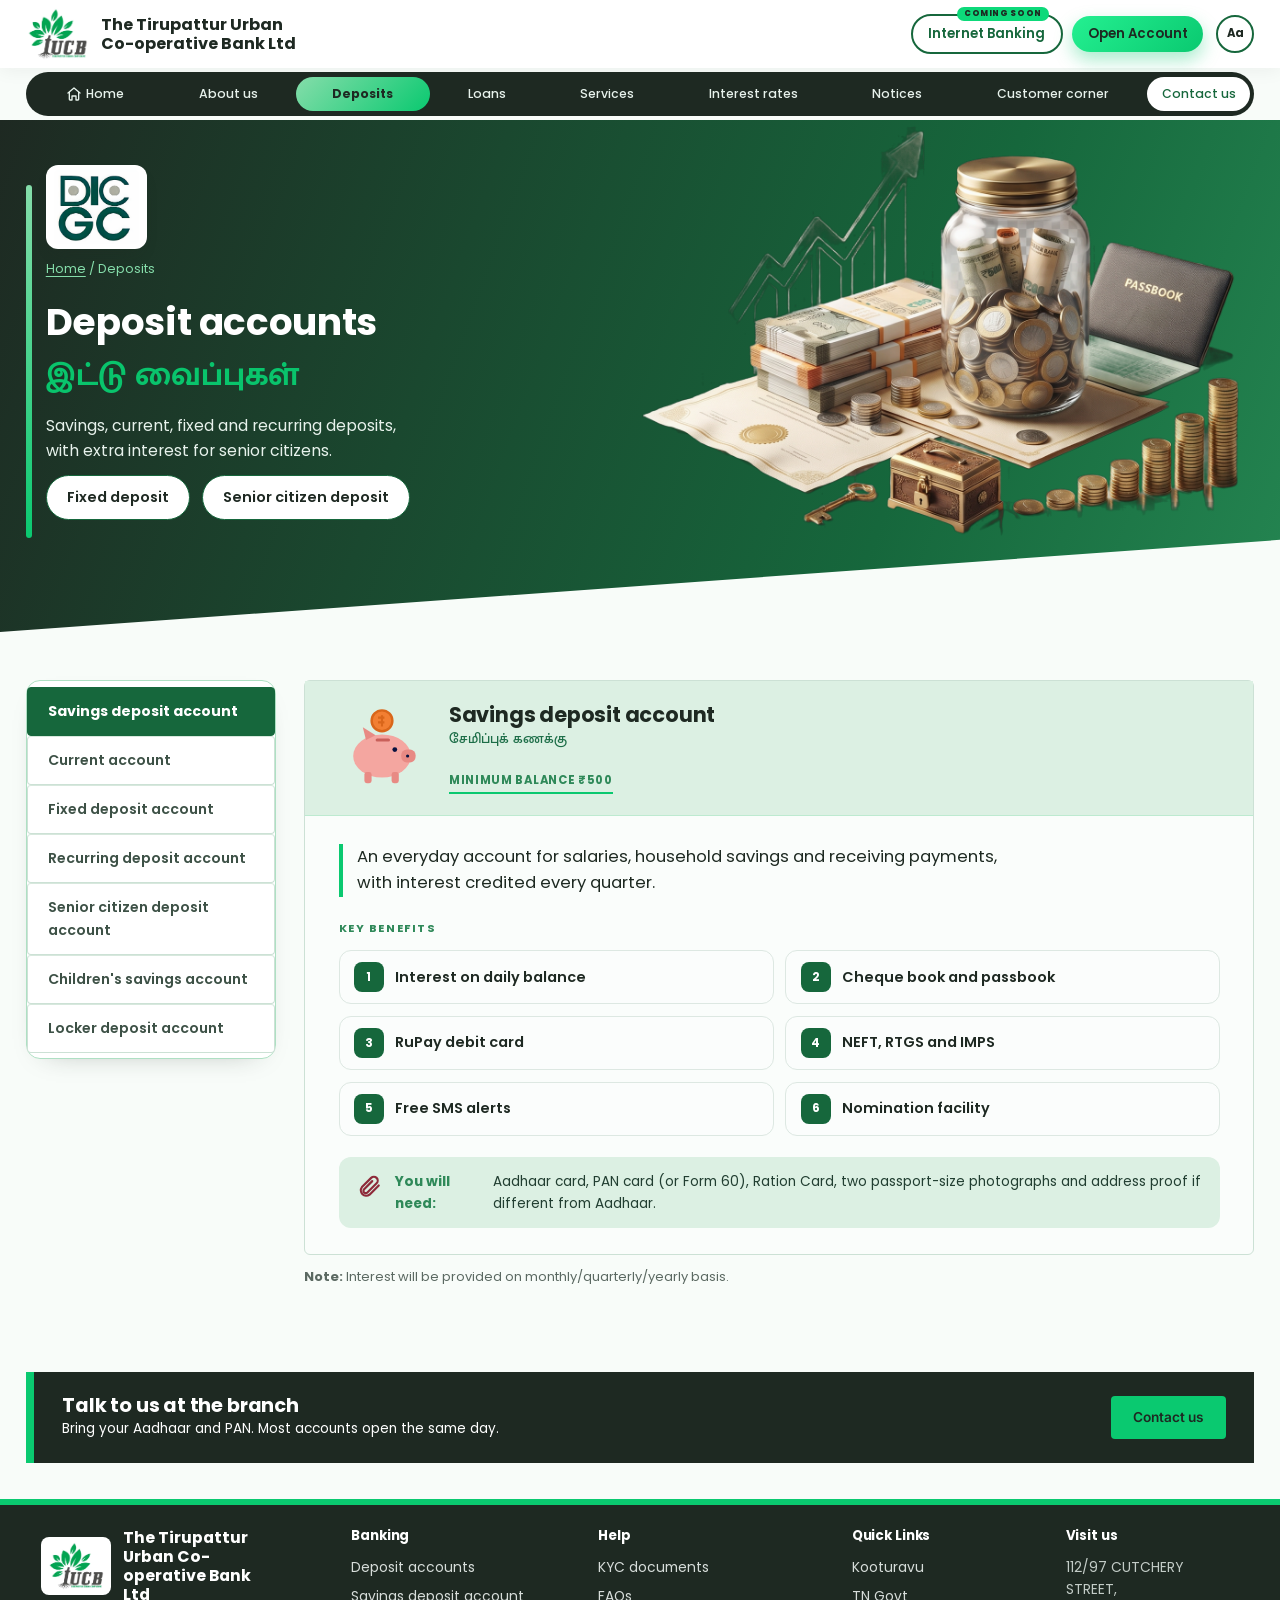
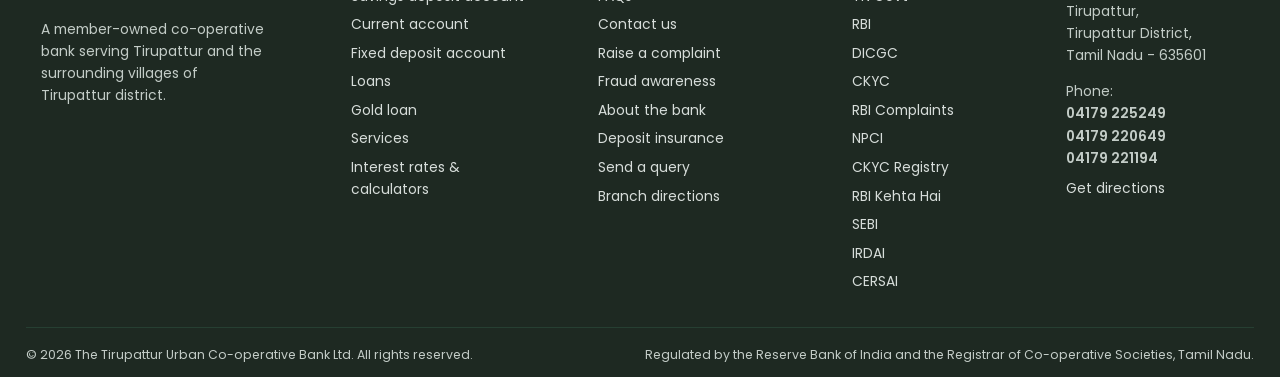
<file: deposits.html>
<!doctype html>
<html lang="en">
<head>
<meta charset="utf-8">
<meta name="viewport" content="width=device-width, initial-scale=1">
<title>Deposit accounts | The Tirupattur Urban Co-operative Bank Ltd</title>
<meta name="description" content="Savings, current, fixed, recurring and senior citizen deposit schemes.">
<meta name="theme-color" content="#248551">
<link rel="icon" href="assets/favicon.png" type="image/png">
<link rel="preconnect" href="https://fonts.googleapis.com">
<link rel="preconnect" href="https://fonts.gstatic.com" crossorigin>
<link href="https://fonts.googleapis.com/css2?family=Anek+Tamil:wght@500;600;700&family=Poppins:wght@400;500;600;700&family=Mukta+Malar:wght@400;500;600;700&display=swap" rel="stylesheet">
<link rel="stylesheet" href="css/style.css?v=400">
</head>
<body class="page-deposits">
<a class="skip" href="#main">Skip to content</a>
<div class="top-strip"><div class="wrap"><a class="topbar-brand" href="index.html">
    <img src="assets/tucb-logo.png" alt="" width="34" height="34">
    <span>The Tirupattur Urban<br>Co-operative Bank Ltd</span>
  </a>
  <div class="top-actions"><a class="top-btn top-btn-line" href="#">Internet Banking<span class="top-soon">Coming soon</span></a><a class="top-btn top-btn-solid" href="deposits.html">Open Account</a></div>
  <div class="settings-menu">
    <button type="button" class="settings-toggle" aria-haspopup="true" aria-expanded="false" aria-controls="language-menu" aria-label="Settings">
      <span class="settings-icon" aria-hidden="true">Aa</span>
    </button>
    <div class="language-menu" id="language-menu" role="group" aria-label="Display settings">
      <div class="language-menu-group">
        <span class="language-menu-label">Language</span>
        <div class="language-menu-options" role="group" aria-label="Select language">
          <button type="button" data-language="en" aria-pressed="true">EN</button>
          <button type="button" data-language="ta" aria-pressed="false">தமிழ்</button>
        </div>
      </div>
      <div class="language-menu-group">
        <span class="language-menu-label">Font size</span>
        <div class="language-menu-options" role="group" aria-label="Font size">
          <button type="button" data-font-size="decrease" aria-pressed="false" aria-label="Decrease font size">A-</button>
          <button type="button" data-font-size="normal" aria-pressed="true" aria-label="Normal font size">A</button>
          <button type="button" data-font-size="increase" aria-pressed="false" aria-label="Increase font size">A+</button>
        </div>
      </div>
    </div>
  </div></div></div>
<header class="site-header"><div class="wrap">
  <button class="nav-toggle" aria-expanded="false" aria-controls="site-nav" aria-label="Open menu"><svg viewBox="0 0 24 24" fill="none" stroke="currentColor" stroke-width="2" stroke-linecap="round" aria-hidden="true"><path d="M3 6h18M3 12h18M3 18h18"/></svg></button>
  <nav class="nav" id="site-nav" aria-label="Main"><ul><li><a href="index.html"><svg viewBox="0 0 24 24" fill="none" stroke="currentColor" stroke-width="2" stroke-linecap="round" stroke-linejoin="round" aria-hidden="true"><path d="M3 10.5 12 3l9 7.5"/><path d="M5 9.5V20a1 1 0 0 0 1 1h3v-6h6v6h3a1 1 0 0 0 1-1V9.5"/></svg>Home</a></li><li><a href="about.html">About us</a></li><li><a href="deposits.html" aria-current="page">Deposits</a></li><li><a href="loans.html">Loans</a></li><li><a href="services.html">Services</a></li><li><a href="rates.html">Interest rates</a></li><li><a href="notices.html">Notices</a></li><li><a href="customer-corner.html">Customer corner</a></li><li class="nav-cta"><a href="contact.html">Contact us</a></li></ul></nav>
</div></header>
<main id="main"><section class="page-hero"><div class="wrap">
  <img class="dicgc-logo" src="assets/dicgc-logo.jpg" alt="DICGC" width="72" height="64">
  <div class="crumbs"><a href="index.html">Home</a> / <span>Deposits</span></div>
  <h1>Deposit accounts</h1>
  <p class="hero-ta" lang="ta">இட்டு வைப்புகள்</p>
  <p>Savings, current, fixed and recurring deposits,<br> with extra interest for senior citizens.</p>
  <div class="hero-btns">
    <a class="hero-btn" href="#fixed" data-tab="fixed">Fixed deposit</a>
    <a class="hero-btn" href="#senior" data-tab="senior">Senior citizen deposit</a>
  </div>
</div></section><section class="section"><div class="wrap"><nav class="product-nav" aria-label="On this page"><a href="#savings">Savings deposit account</a><a href="#current">Current account</a><a href="#fixed">Fixed deposit account</a><a href="#recurring">Recurring deposit account</a><a href="#senior">Senior citizen deposit account</a><a href="#kids">Children's savings account</a><a href="#locker">Locker deposit account</a></nav><article class="product" id="savings">
  <div class="product-title"><h2>Savings deposit account</h2><p class="ta" lang="ta">சேமிப்புக் கணக்கு</p><span class="tag">Minimum balance ₹500</span></div>
  <div class="product-body"><p>An everyday account for salaries, household savings and receiving payments, with interest credited every quarter.</p><ul class="ticks"><li>Interest on daily balance</li><li>Cheque book and passbook</li><li>RuPay debit card</li><li>NEFT, RTGS and IMPS</li><li>Free SMS alerts</li><li>Nomination facility</li></ul>
  <div class="docs"><b>You will need:</b> Aadhaar card, PAN card (or Form 60), Ration Card, two passport-size photographs and address proof if different from Aadhaar.</div></div>
</article><article class="product" id="current">
  <div class="product-title"><h2>Current account</h2><p class="ta" lang="ta">நடப்புக் கணக்கு</p><span class="tag">For shops & firms</span></div>
  <div class="product-body"><p>For traders, shops and businesses that handle many deposits and payments each day.</p><ul class="ticks"><li>Unlimited transactions</li><li>Multi-city cheques</li><li>Overdraft facility on request</li><li>Statements on demand</li></ul>
  <div class="docs"><b>You will need:</b> KYC of proprietor or partners, GST certificate or trade licence, partnership deed or company documents as applicable.</div></div>
</article><article class="product" id="fixed">
  <div class="product-title"><h2>Fixed deposit account</h2><p class="ta" lang="ta">நிரந்தர வைப்பு</p><span class="tag">7 days to 10 years</span></div>
  <div class="product-body"><p>Lock in a fixed rate for a chosen period. Choose to receive interest monthly, quarterly, or at maturity.</p><ul class="ticks"><li>Monthly or quarterly interest payout</li><li>Reinvestment (cumulative) option</li><li>Loan up to 85% of deposit</li><li>Auto-renewal on maturity</li><li>Premature closure allowed</li><li>Linked savings/current account required</li></ul>
  <div class="docs"><b>You will need:</b> Aadhaar card, PAN card (or Form 60), two passport-size photographs, a linked savings/current account and address proof if different from Aadhaar.</div></div>
</article><article class="product" id="recurring">
  <div class="product-title"><h2>Recurring deposit account</h2><p class="ta" lang="ta">தொடர் வைப்பு</p><span class="tag">From ₹100 a month</span></div>
  <div class="product-body"><p>Save a fixed amount every month and receive a lump sum with interest at the end - ideal for school fees, festivals or a wedding.</p><ul class="ticks"><li>Tenure of 12 to 120 months</li><li>Fixed deposit rates apply</li><li>Standing instruction from savings</li><li>Loan against RD balance</li><li>Linked savings/current account required</li></ul>
  <div class="docs"><b>You will need:</b> Aadhaar card, PAN card (or Form 60), two passport-size photographs, a linked savings/current account and address proof if different from Aadhaar.</div></div>
</article><article class="product" id="senior">
  <div class="product-title"><h2>Senior citizen deposit account</h2><p class="ta" lang="ta">மூத்த குடிமக்கள் வைப்பு</p><span class="tag">+0.25% extra</span></div>
  <div class="product-body"><p>Senior citizens earn an additional 0.25% on deposits of more than 181 days.</p><ul class="ticks"><li>Additional 0.25% interest</li><li>Monthly/Quarterly/Yearly interest to savings account</li><li>Form 121 for TDS exemption</li><li>Priority service at the counter</li><li>Linked savings/current account required</li></ul>
  <div class="docs"><b>You will need:</b> Aadhaar card, PAN card (or Form 60), two passport-size photographs, a linked savings/current account and address proof if different from Aadhaar. Age proof is required.</div></div>
</article><article class="product" id="kids">
  <div class="product-title"><h2>Children's savings account</h2><p class="ta" lang="ta">குழந்தைகள் சேமிப்பு</p><span class="tag">For minors</span></div>
  <div class="product-body"><p>Open an account for your child, operated by a parent or guardian, to build the saving habit early.</p><ul class="ticks"><li>No minimum balance</li><li>Operated by guardian</li><li>Converts to regular account at 18</li></ul>
  <div class="docs"><b>You will need:</b> Child's birth certificate or Aadhaar, and the guardian's KYC.</div></div>
</article><article class="product" id="locker">
  <div class="product-title"><h2>Locker deposit account</h2><p class="ta" lang="ta">பாதுகாப்பு பெட்டகம்</p><span class="tag">Subject to availability</span></div>
  <div class="product-body"><p>Safe Deposit Locker facility is available for customers at the headquarters and Tamil Nadu Housing Board branches.</p><ul class="ticks"><li>Multiple sizes available</li><li>Refundable security deposit</li><li>Nomination facility</li><li>Linked savings/current account required</li><li>Yearly interest payout to Savings account</li></ul>
  <div class="docs"><b>You will need:</b> Aadhaar card, PAN card (or Form 60), a passport-size photograph and an active savings or current account with the bank.</div></div>
</article><p class="note"><b>Note:</b> Interest will be provided on monthly/quarterly/yearly basis.</p></div></section><section class="cta-band"><div class="wrap">
  <div><h2>Talk to us at the branch</h2><p>Bring your Aadhaar and PAN. Most accounts open the same day.</p></div>
  <div class="hero-actions" style="margin:0"><a class="btn btn-mango" href="contact.html">Contact us</a></div>
</div></section></main>
<footer class="site-footer"><div class="wrap">
  <div class="foot-grid">
    <div>
      <div class="foot-brand"><img src="assets/tucb-logo.png" alt="" width="46" height="46"><strong>The Tirupattur Urban Co-operative Bank Ltd</strong></div>
      <p>A member-owned co-operative bank serving Tirupattur and the surrounding villages of Tirupattur district.</p>
    </div>
    <div>
      <h4>Banking</h4>
      <ul>
        <li><a href="deposits.html">Deposit accounts</a></li>
        <li><a href="deposits.html#savings">Savings deposit account</a></li>
        <li><a href="deposits.html#current">Current account</a></li>
        <li><a href="deposits.html#fixed">Fixed deposit account</a></li>
        <li><a href="loans.html">Loans</a></li>
        <li><a href="loans.html#gold">Gold loan</a></li>
        <li><a href="services.html">Services</a></li>
        <li><a href="rates.html">Interest rates &amp; calculators</a></li>
      </ul>
    </div>
    <div>
      <h4>Help</h4>
      <ul>
        <li><a href="customer-corner.html#kyc">KYC documents</a></li>
        <li><a href="customer-corner.html#faq">FAQs</a></li>
        <li><a href="contact.html">Contact us</a></li>
        <li><a href="customer-corner.html#grievance">Raise a complaint</a></li>
        <li><a href="index.html">Fraud awareness</a></li>
        <li><a href="about.html">About the bank</a></li>
        <li><a href="customer-corner.html#dicgc">Deposit insurance</a></li>
        <li><a href="contact.html">Send a query</a></li>
        <li><a href="index.html#visit">Branch directions</a></li>
      </ul>
    </div>
    <div>
      <h4>Quick Links</h4>
      <ul>
        <li><a href="https://kooturavu.tn.gov.in/" target="_blank" rel="noopener">Kooturavu</a></li>
        <li><a href="https://www.tn.gov.in/" target="_blank" rel="noopener">TN Govt</a></li>
        <li><a href="https://www.rbi.org.in/" target="_blank" rel="noopener">RBI</a></li>
        <li><a href="https://www.dicgc.org.in/" target="_blank" rel="noopener">DICGC</a></li>
        <li><a href="https://www.ckycindia.in/ckyc/?r=home" target="_blank" rel="noopener">CKYC</a></li>
        <li><a href="https://cms.rbi.org.in/cms/indexpage.html#eng" target="_blank" rel="noopener">RBI Complaints</a></li>
        <li><a href="https://www.npci.org.in/" target="_blank" rel="noopener">NPCI</a></li>
        <li><a href="https://ckycregistry.co.in/" target="_blank" rel="noopener">CKYC Registry</a></li>
      <li><a href="https://rbikehtahai.rbi.org.in/" target="_blank" rel="noopener">RBI Kehta Hai</a></li>
      <li><a href="https://www.sebi.gov.in/" target="_blank" rel="noopener">SEBI</a></li>
      <li><a href="https://irdai.gov.in/" target="_blank" rel="noopener">IRDAI</a></li>
      <li><a href="https://www.cersai.org.in/CERSAI/home.prg" target="_blank" rel="noopener">CERSAI</a></li>
      </ul>
    </div>
    <div>
      <h4>Visit us</h4>
      <p>112/97 CUTCHERY STREET,<br>Tirupattur,<br>Tirupattur District,<br>Tamil Nadu - 635601</p>
      <p class="foot-phones">Phone:<br><a href="tel:04179225249">04179 225249</a><br><a href="tel:04179220649">04179 220649</a><br><a href="tel:04179221194">04179 221194</a></p>
      <a href="https://www.google.com/maps/dir/?api=1&destination=The%20Tirupattur%20Urban%20Co-operative%20Bank%2C%20112%2F97%20Cutchery%20Street%2C%20Tirupattur%2C%20Tamil%20Nadu%20635601" target="_blank" rel="noopener">Get directions</a></p>
    </div>
  </div>
  <div class="foot-bottom">
    <span>© <span data-year>2026</span> The Tirupattur Urban Co-operative Bank Ltd. All rights reserved.</span>
    <span>Regulated by the Reserve Bank of India and the Registrar of Co-operative Societies, Tamil Nadu.</span>
  </div>
</div></footer>
<button class="to-top" aria-label="Back to top"><svg viewBox="0 0 24 24" fill="none" stroke="currentColor" stroke-width="2.4" stroke-linecap="round" stroke-linejoin="round" aria-hidden="true"><path d="m18 15-6-6-6 6"/></svg></button>
<script src="js/translations.js?v=10"></script>
<script src="js/main.js?v=200"></script>
</body>
</html>
</file>
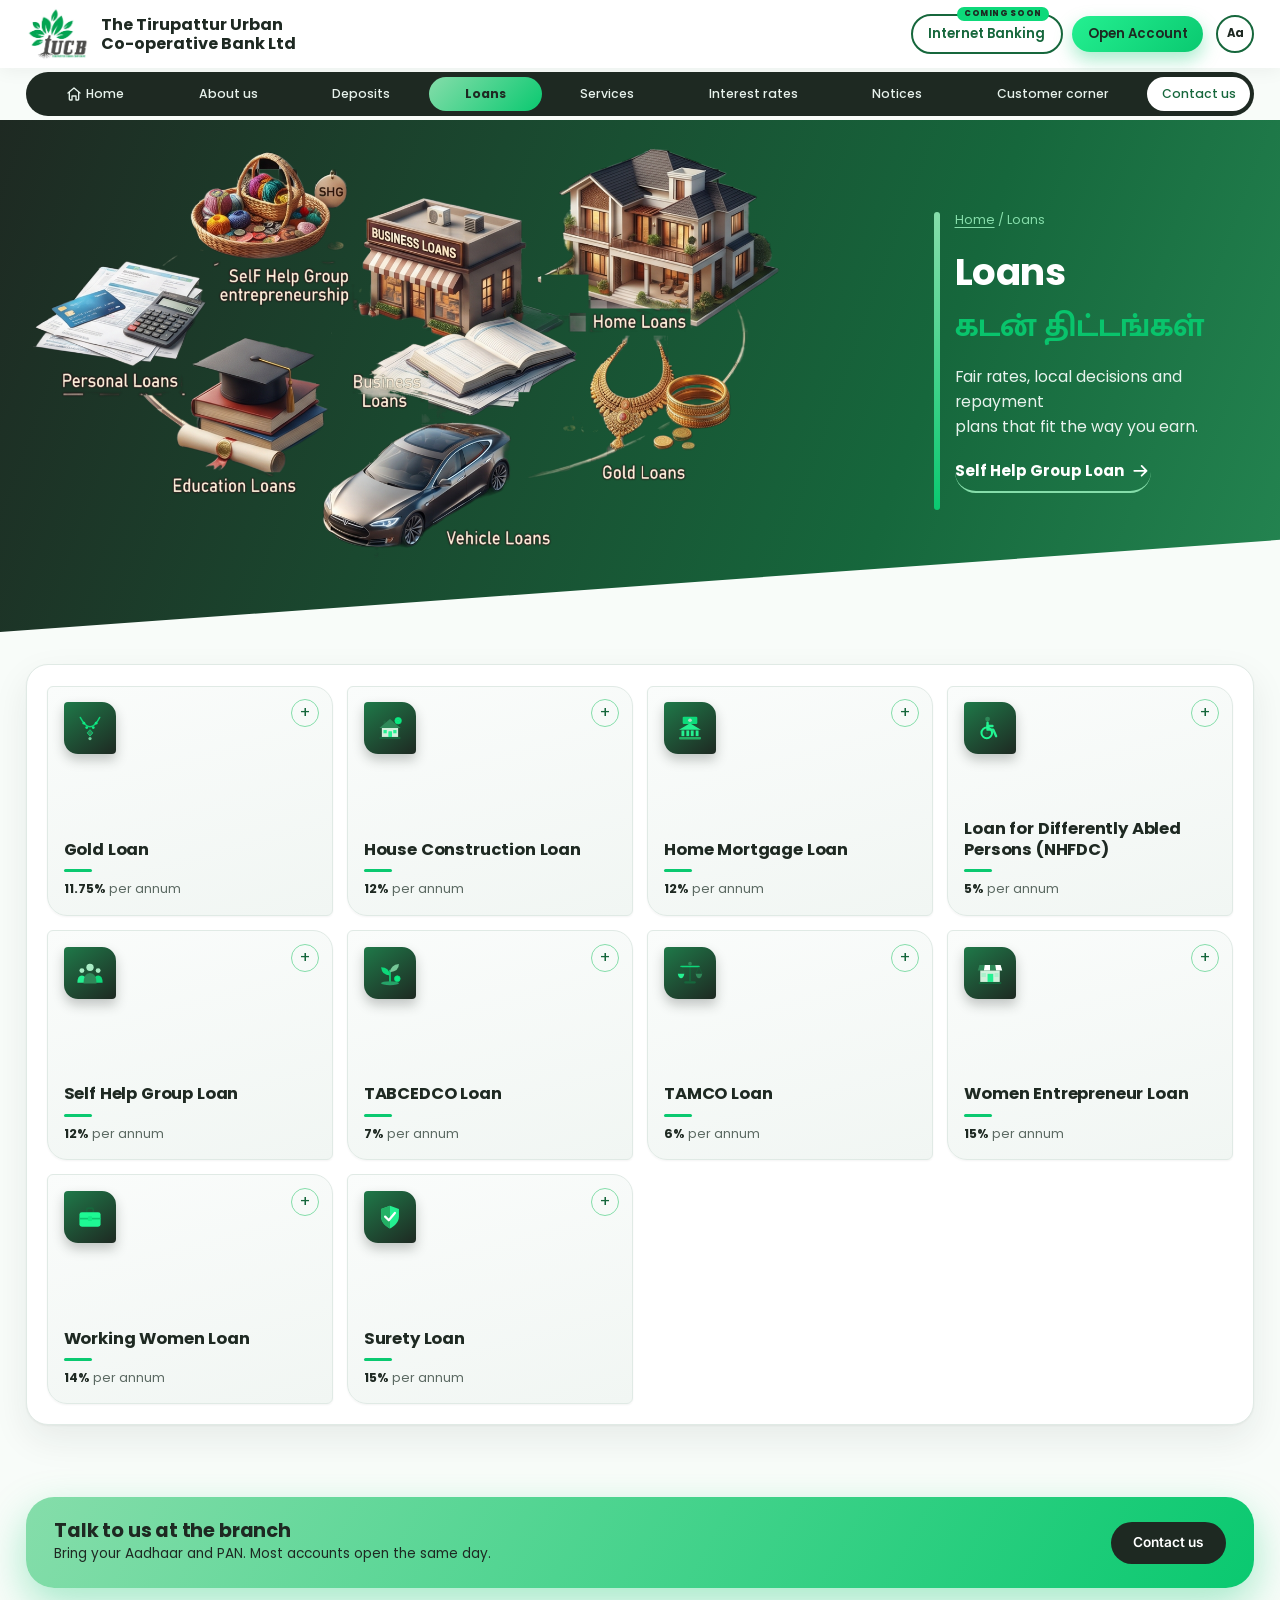
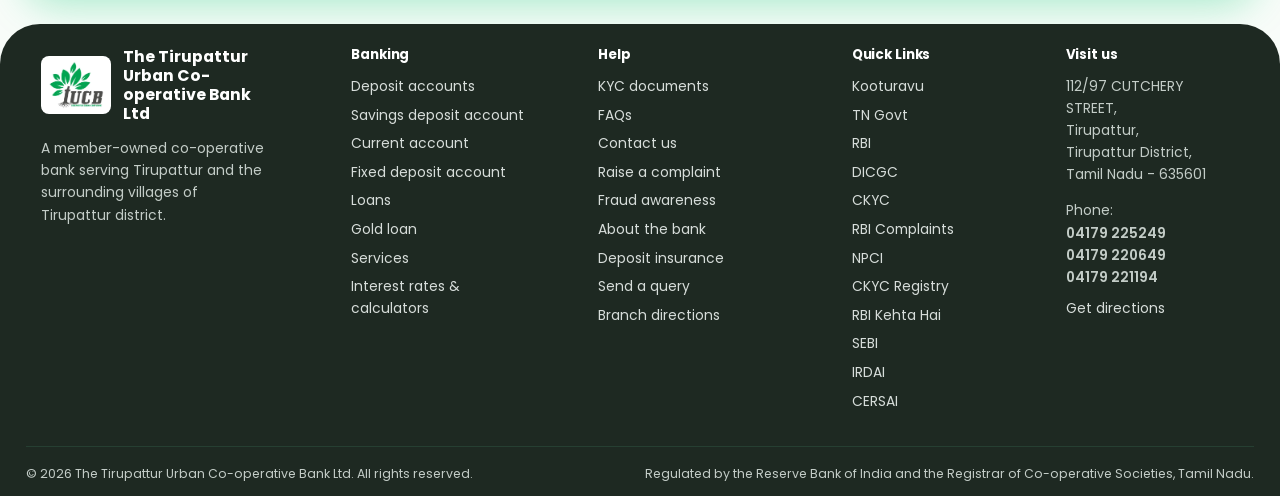
<file: loans.html>
<!doctype html>
<html lang="en">
<head>
<meta charset="utf-8">
<meta name="viewport" content="width=device-width, initial-scale=1">
<title>Loans | The Tirupattur Urban Co-operative Bank Ltd</title>
<meta name="description" content="Gold, house construction, mortgage, self help group, TABCEDCO, TAMCO, women entrepreneur, working women and surety loans.">
<meta name="theme-color" content="#248551">
<link rel="icon" href="assets/favicon.png" type="image/png">
<link rel="preconnect" href="https://fonts.googleapis.com">
<link rel="preconnect" href="https://fonts.gstatic.com" crossorigin>
<link href="https://fonts.googleapis.com/css2?family=Anek+Tamil:wght@500;600;700&family=Poppins:wght@400;500;600;700&family=Mukta+Malar:wght@400;500;600;700&display=swap" rel="stylesheet">
<link rel="stylesheet" href="css/style.css?v=400">
</head>
<body class="page-loans">
<a class="skip" href="#main">Skip to content</a>
<div class="top-strip"><div class="wrap"><a class="topbar-brand" href="index.html">
    <img src="assets/tucb-logo.png" alt="" width="34" height="34">
    <span>The Tirupattur Urban<br>Co-operative Bank Ltd</span>
  </a>
  <div class="top-actions"><a class="top-btn top-btn-line" href="#">Internet Banking<span class="top-soon">Coming soon</span></a><a class="top-btn top-btn-solid" href="deposits.html">Open Account</a></div>
  <div class="settings-menu">
    <button type="button" class="settings-toggle" aria-haspopup="true" aria-expanded="false" aria-controls="language-menu" aria-label="Settings">
      <span class="settings-icon" aria-hidden="true">Aa</span>
    </button>
    <div class="language-menu" id="language-menu" role="group" aria-label="Display settings">
      <div class="language-menu-group">
        <span class="language-menu-label">Language</span>
        <div class="language-menu-options" role="group" aria-label="Select language">
          <button type="button" data-language="en" aria-pressed="true">EN</button>
          <button type="button" data-language="ta" aria-pressed="false">தமிழ்</button>
        </div>
      </div>
      <div class="language-menu-group">
        <span class="language-menu-label">Font size</span>
        <div class="language-menu-options" role="group" aria-label="Font size">
          <button type="button" data-font-size="decrease" aria-pressed="false" aria-label="Decrease font size">A-</button>
          <button type="button" data-font-size="normal" aria-pressed="true" aria-label="Normal font size">A</button>
          <button type="button" data-font-size="increase" aria-pressed="false" aria-label="Increase font size">A+</button>
        </div>
      </div>
    </div>
  </div></div></div>
<header class="site-header"><div class="wrap">
  <button class="nav-toggle" aria-expanded="false" aria-controls="site-nav" aria-label="Open menu"><svg viewBox="0 0 24 24" fill="none" stroke="currentColor" stroke-width="2" stroke-linecap="round" aria-hidden="true"><path d="M3 6h18M3 12h18M3 18h18"/></svg></button>
  <nav class="nav" id="site-nav" aria-label="Main"><ul><li><a href="index.html"><svg viewBox="0 0 24 24" fill="none" stroke="currentColor" stroke-width="2" stroke-linecap="round" stroke-linejoin="round" aria-hidden="true"><path d="M3 10.5 12 3l9 7.5"/><path d="M5 9.5V20a1 1 0 0 0 1 1h3v-6h6v6h3a1 1 0 0 0 1-1V9.5"/></svg>Home</a></li><li><a href="about.html">About us</a></li><li><a href="deposits.html">Deposits</a></li><li><a href="loans.html" aria-current="page">Loans</a></li><li><a href="services.html">Services</a></li><li><a href="rates.html">Interest rates</a></li><li><a href="notices.html">Notices</a></li><li><a href="customer-corner.html">Customer corner</a></li><li class="nav-cta"><a href="contact.html">Contact us</a></li></ul></nav>
</div></header>
<main id="main"><section class="page-hero"><div class="wrap">
  <div class="crumbs"><a href="index.html">Home</a> / <span>Loans</span></div>
  <h1>Loans</h1>
  <p class="hero-ta" lang="ta">கடன் திட்டங்கள்</p>
  <p>Fair rates, local decisions and repayment<br> plans that fit the way you earn.</p>
  <a class="hero-link" href="#shg" data-loan="shg">Self Help Group Loan <svg viewBox="0 0 24 24" fill="none" stroke="currentColor" stroke-width="2.2" stroke-linecap="round" stroke-linejoin="round" aria-hidden="true"><path d="M4 12h15M13 6l6 6-6 6"/></svg></a>
</div></section><section class="section"><div class="wrap"><nav class="product-nav" aria-label="On this page"><a href="#gold">Gold Loan</a><a href="#house">House Construction Loan</a><a href="#mortgage">Home Mortgage Loan</a><a href="#nhfdc">Loan for Differently Abled Persons (NHFDC)</a><a href="#shg">Self Help Group Loan</a><a href="#tabcedco">TABCEDCO Loan</a><a href="#tamco">TAMCO Loan</a><a href="#women-entrepreneur">Women Entrepreneur Loan</a><a href="#working-women">Working Women Loan</a><a href="#surety">Surety Loan</a></nav><article class="product" id="gold">
  <div class="product-title"><h2>Gold Loan</h2><p class="ta" lang="ta">நகைக் கடன்</p><span class="tag">11.75% p.a.</span></div>
  <div class="product-body"><p>Jewelry loan is provided at the rate of Rs. 10000/- per gram up to Rs. 30,00,000/- per individual, at a simple interest rate of 11.75%. Compound interest is not calculated.</p><ul class="ticks"><li>Rs. 10000/- per gram of gold</li><li>Up to Rs. 30,00,000/- per individual</li><li>Simple interest at 11.75%</li><li>Compound interest is not calculated</li><li>You can pay the principal and interest at any time</li><li>No prepayment charges</li><li>Gold stored in insured vault</li><li>Renewal without re-pledging</li></ul>
  <div class="docs"><b>You will need:</b> Aadhaar card, PAN card, one photograph and the gold ornaments.</div></div>
</article><article class="product" id="house">
  <div class="product-title"><h2>House Construction Loan</h2><p class="ta" lang="ta">வீட்டுக் கட்டுமானக் கடன்</p><span class="tag">12% p.a.</span></div>
  <div class="product-body"><p>Build, extend or repair your home, with funds released in stages as construction progresses.</p><ul class="ticks"><li>Construction, extension or repair</li><li>Stage-wise disbursement</li><li>Repayment up to 10 years</li><li>No hidden charges</li><li>Interest calculated on the reducing balance as you repay EMIs</li></ul>
  <div class="docs"><b>You will need:</b> KYC, income proof, sale deed or patta or Land Register or Original Deed, approved building plan, estimate and encumbrance certificate.</div></div>
</article><article class="product" id="mortgage">
  <div class="product-title"><h2>Home Mortgage Loan</h2><p class="ta" lang="ta">வீடு அடமானக் கடன்</p><span class="tag">12% p.a.</span></div>
  <div class="product-body"><p>Raise funds against your property for business, education or personal needs, secured by a registered mortgage.</p><ul class="ticks"><li>Loan against property title</li><li>Flexible repayment tenure</li><li>Attractive interest rate</li><li>Part-prepayment allowed</li><li>Interest calculated on the reducing balance as you repay EMIs</li></ul>
  <div class="docs"><b>You will need:</b> Aadhaar card, PAN card, property title deed,sale deed or patta or Land Register or Original Deed, encumbrance certificate and income proof.</div></div>
</article><article class="product" id="nhfdc">
  <div class="product-title"><h2>Loan for Differently Abled Persons (NHFDC)</h2><p class="ta" lang="ta">மாற்றுத்திறனாளிகளுக்கான கடன் (NHFDC)</p><span class="tag">5% p.a.</span></div>
  <div class="product-body"><p>A concessional loan channelled through NHFDC to help persons with disabilities start or expand a livelihood activity.</p><ul class="ticks"><li>Concessional interest rate</li><li>Flexible repayment tenure</li><li>Collateral/guarantor as applicable</li><li>Priority processing</li></ul>
  <div class="docs"><b>You will need:</b> Aadhaar card, PAN card, disability certificate and a project or business proposal.</div></div>
</article><article class="product" id="shg">
  <div class="product-title"><h2>Self Help Group Loan</h2><p class="ta" lang="ta">சுய உதவிக் குழுக் கடன்</p><span class="tag">12% p.a.</span></div>
  <div class="product-body"><p>Credit for registered Self Help Groups to fund income-generating activities for their members.</p><ul class="ticks"><li>Group-based lending</li><li>Flexible repayment tenure</li><li>No collateral for eligible groups</li><li>Linked group savings account required</li></ul>
  <div class="docs"><b>You will need:</b> SHG registration/bye-laws, resolution copy and KYC of authorised signatories.</div></div>
</article><article class="product" id="tabcedco">
  <div class="product-title"><h2>TABCEDCO Loan</h2><p class="ta" lang="ta">TABCEDCO கடன்</p><span class="tag">7% p.a.</span></div>
  <div class="product-body"><p>A subsidised loan routed through TABCEDCO for Eligible Backward Classes and Most Backward Classes beneficiaries to start or grow a livelihood activity.</p><ul class="ticks"><li>Subsidised interest rate</li><li>Government-linked scheme</li><li>Flexible repayment tenure</li><li>Priority processing</li></ul>
  <div class="docs"><b>You will need:</b> Aadhaar card, PAN card, community certificate and a project or business proposal.</div></div>
</article><article class="product" id="tamco">
  <div class="product-title"><h2>TAMCO Loan</h2><p class="ta" lang="ta">TAMCO கடன்</p><span class="tag">6% p.a.</span></div>
  <div class="product-body"><p>A subsidised loan routed through TAMCO for eligible minority community beneficiaries to start or grow a livelihood activity.</p><ul class="ticks"><li>Subsidised interest rate</li><li>Government-linked scheme</li><li>Flexible repayment tenure</li><li>Priority processing</li></ul>
  <div class="docs"><b>You will need:</b> Aadhaar card, PAN card, community certificate and a project or business proposal.</div></div>
</article><article class="product" id="women-entrepreneur">
  <div class="product-title"><h2>Women Entrepreneur Loan</h2><p class="ta" lang="ta">பெண் தொழில்முனைவோர் கடன்</p><span class="tag">15% p.a.</span></div>
  <div class="product-body"><p>Credit for women starting or expanding a business, trade or service venture.</p><ul class="ticks"><li>Flexible repayment tenure</li><li>Attractive interest rate</li><li>Collateral as applicable</li><li>Priority service at the counter</li></ul>
  <div class="docs"><b>You will need:</b> Aadhaar card, PAN card, business proof or proposal and address proof.</div></div>
</article><article class="product" id="working-women">
  <div class="product-title"><h2>Working Women Loan</h2><p class="ta" lang="ta">பணிபுரியும் பெண்களுக்கான கடன்</p><span class="tag">14% p.a.</span></div>
  <div class="product-body"><p>Personal credit for salaried women employees to meet planned expenses, repaid through monthly salary deduction.</p><ul class="ticks"><li>Salary-linked eligibility</li><li>Flexible repayment tenure</li><li>Minimal paperwork</li><li>Attractive interest rate</li></ul>
  <div class="docs"><b>You will need:</b> Aadhaar card, PAN card, salary certificate and latest payslips.</div></div>
</article><article class="product" id="surety">
  <div class="product-title"><h2>Surety Loan</h2><p class="ta" lang="ta">பிணையக் கடன்</p><span class="tag">15% p.a.</span></div>
  <div class="product-body"><p>A personal loan secured by the guarantee of one or more sureties instead of collateral, For salaried individuals and small and micro-business owners.</p><ul class="ticks"><li>No collateral required</li><li>Guarantor-backed</li><li>Flexible repayment tenure</li><li>Quick processing</li></ul>
  <div class="docs"><b>You will need:</b> Aadhaar card, PAN card, income proof and KYC of the surety/guarantor.</div></div>
</article></div></section><section class="cta-band"><div class="wrap">
  <div><h2>Talk to us at the branch</h2><p>Bring your Aadhaar and PAN. Most accounts open the same day.</p></div>
  <div class="hero-actions" style="margin:0"><a class="btn btn-mango" href="contact.html">Contact us</a></div>
</div></section></main>
<footer class="site-footer"><div class="wrap">
  <div class="foot-grid">
    <div>
      <div class="foot-brand"><img src="assets/tucb-logo.png" alt="" width="46" height="46"><strong>The Tirupattur Urban Co-operative Bank Ltd</strong></div>
      <p>A member-owned co-operative bank serving Tirupattur and the surrounding villages of Tirupattur district.</p>
    </div>
    <div>
      <h4>Banking</h4>
      <ul>
        <li><a href="deposits.html">Deposit accounts</a></li>
        <li><a href="deposits.html#savings">Savings deposit account</a></li>
        <li><a href="deposits.html#current">Current account</a></li>
        <li><a href="deposits.html#fixed">Fixed deposit account</a></li>
        <li><a href="loans.html">Loans</a></li>
        <li><a href="loans.html#gold">Gold loan</a></li>
        <li><a href="services.html">Services</a></li>
        <li><a href="rates.html">Interest rates &amp; calculators</a></li>
      </ul>
    </div>
    <div>
      <h4>Help</h4>
      <ul>
        <li><a href="customer-corner.html#kyc">KYC documents</a></li>
        <li><a href="customer-corner.html#faq">FAQs</a></li>
        <li><a href="contact.html">Contact us</a></li>
        <li><a href="customer-corner.html#grievance">Raise a complaint</a></li>
        <li><a href="index.html">Fraud awareness</a></li>
        <li><a href="about.html">About the bank</a></li>
        <li><a href="customer-corner.html#dicgc">Deposit insurance</a></li>
        <li><a href="contact.html">Send a query</a></li>
        <li><a href="index.html#visit">Branch directions</a></li>
      </ul>
    </div>
    <div>
      <h4>Quick Links</h4>
      <ul>
        <li><a href="https://kooturavu.tn.gov.in/" target="_blank" rel="noopener">Kooturavu</a></li>
        <li><a href="https://www.tn.gov.in/" target="_blank" rel="noopener">TN Govt</a></li>
        <li><a href="https://www.rbi.org.in/" target="_blank" rel="noopener">RBI</a></li>
        <li><a href="https://www.dicgc.org.in/" target="_blank" rel="noopener">DICGC</a></li>
        <li><a href="https://www.ckycindia.in/ckyc/?r=home" target="_blank" rel="noopener">CKYC</a></li>
        <li><a href="https://cms.rbi.org.in/cms/indexpage.html#eng" target="_blank" rel="noopener">RBI Complaints</a></li>
        <li><a href="https://www.npci.org.in/" target="_blank" rel="noopener">NPCI</a></li>
        <li><a href="https://ckycregistry.co.in/" target="_blank" rel="noopener">CKYC Registry</a></li>
      <li><a href="https://rbikehtahai.rbi.org.in/" target="_blank" rel="noopener">RBI Kehta Hai</a></li>
      <li><a href="https://www.sebi.gov.in/" target="_blank" rel="noopener">SEBI</a></li>
      <li><a href="https://irdai.gov.in/" target="_blank" rel="noopener">IRDAI</a></li>
      <li><a href="https://www.cersai.org.in/CERSAI/home.prg" target="_blank" rel="noopener">CERSAI</a></li>
      </ul>
    </div>
    <div>
      <h4>Visit us</h4>
      <p>112/97 CUTCHERY STREET,<br>Tirupattur,<br>Tirupattur District,<br>Tamil Nadu - 635601</p>
      <p class="foot-phones">Phone:<br><a href="tel:04179225249">04179 225249</a><br><a href="tel:04179220649">04179 220649</a><br><a href="tel:04179221194">04179 221194</a></p>
      <a href="https://www.google.com/maps/dir/?api=1&destination=The%20Tirupattur%20Urban%20Co-operative%20Bank%2C%20112%2F97%20Cutchery%20Street%2C%20Tirupattur%2C%20Tamil%20Nadu%20635601" target="_blank" rel="noopener">Get directions</a></p>
    </div>
  </div>
  <div class="foot-bottom">
    <span>© <span data-year>2026</span> The Tirupattur Urban Co-operative Bank Ltd. All rights reserved.</span>
    <span>Regulated by the Reserve Bank of India and the Registrar of Co-operative Societies, Tamil Nadu.</span>
  </div>
</div></footer>
<button class="to-top" aria-label="Back to top"><svg viewBox="0 0 24 24" fill="none" stroke="currentColor" stroke-width="2.4" stroke-linecap="round" stroke-linejoin="round" aria-hidden="true"><path d="m18 15-6-6-6 6"/></svg></button>
<script src="js/translations.js?v=10"></script>
<script src="js/main.js?v=200"></script>
</body>
</html>
</file>
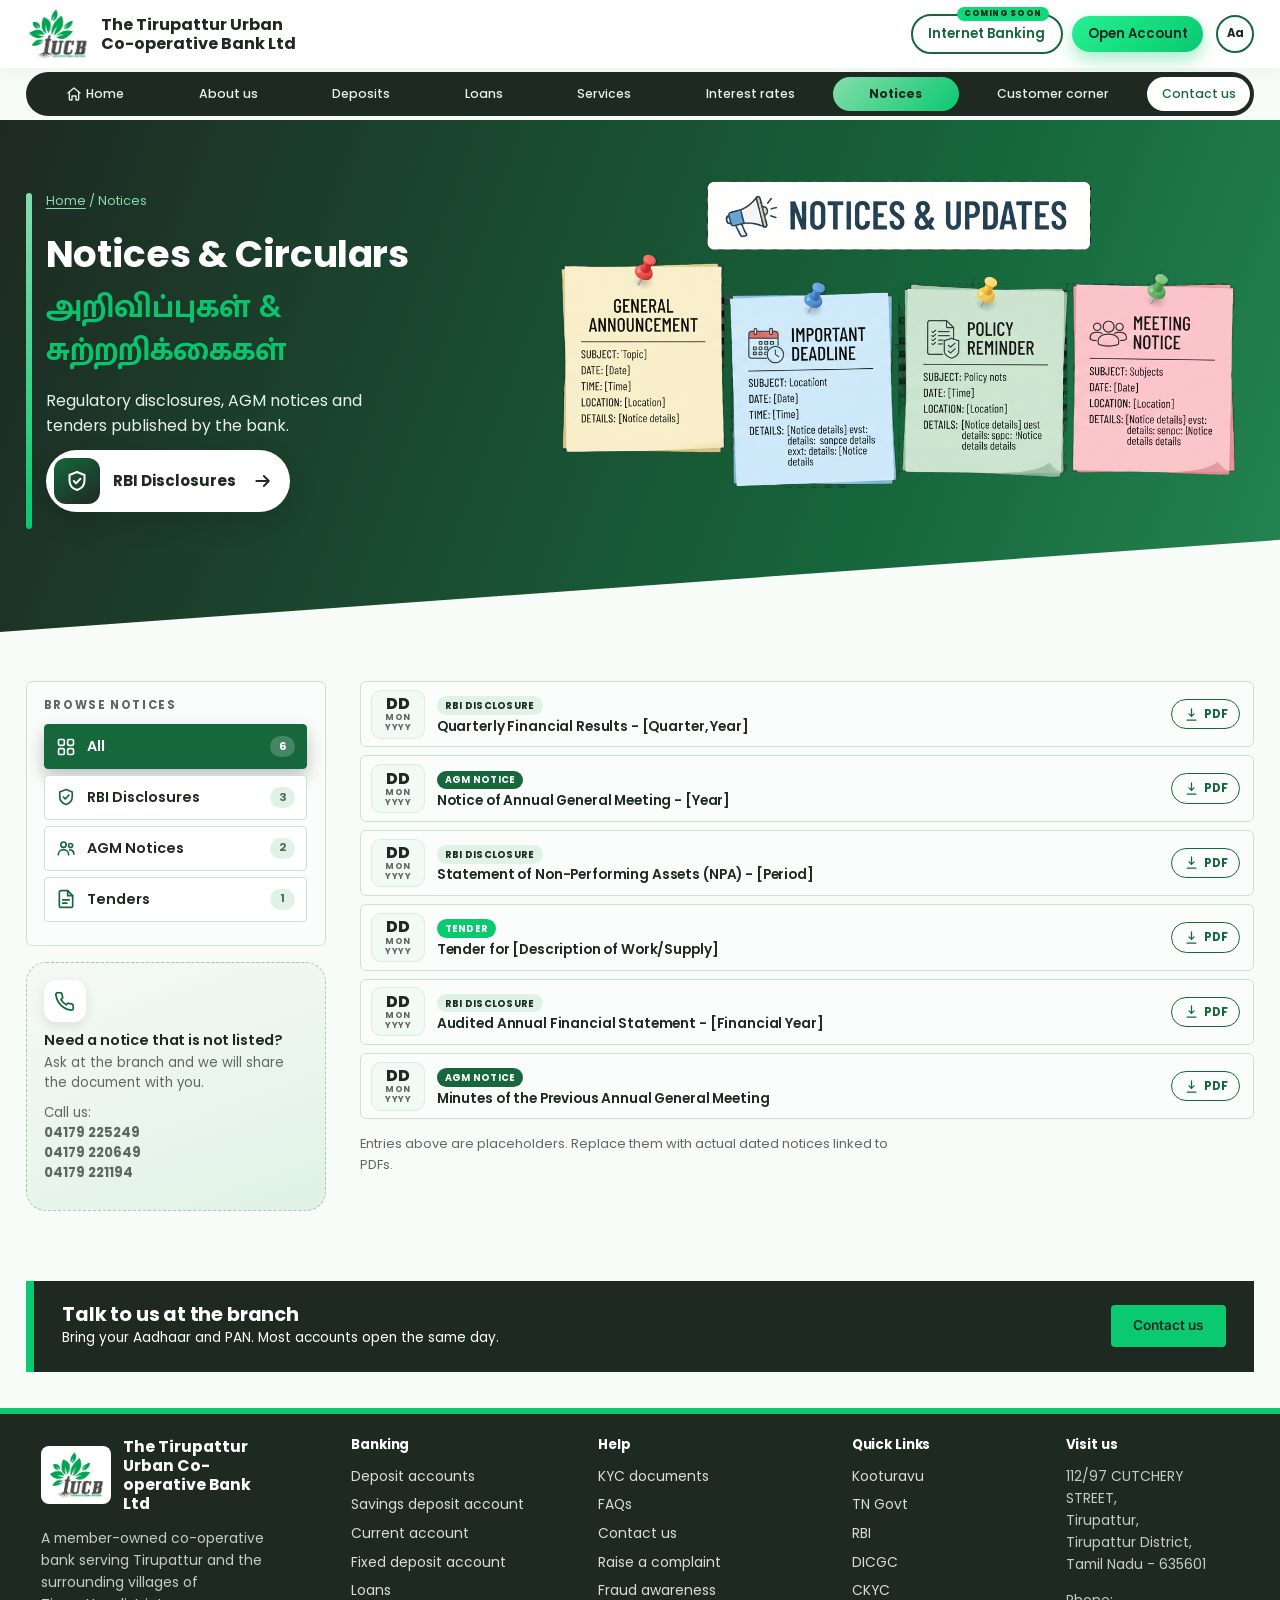
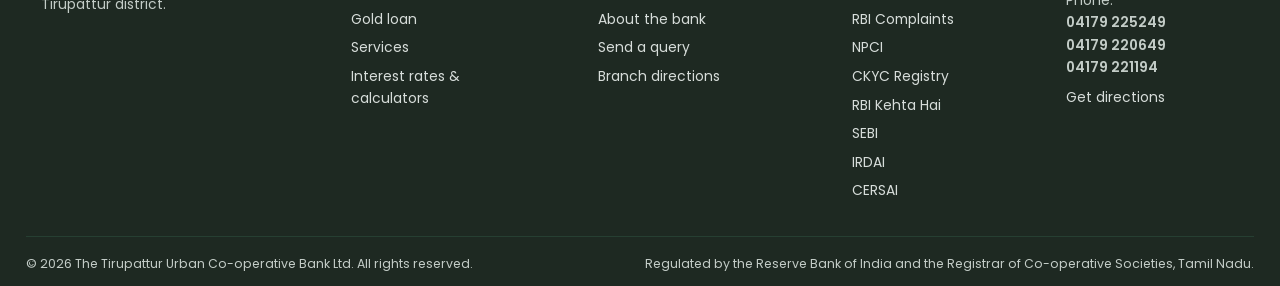
<file: notices.html>
<!doctype html>
<html lang="en">
<head>
<meta charset="utf-8">
<meta name="viewport" content="width=device-width, initial-scale=1">
<title>Notices & Circulars | The Tirupattur Urban Co-operative Bank Ltd</title>
<meta name="description" content="RBI disclosures, AGM notices and tender publications from the bank.">
<meta name="theme-color" content="#248551">
<link rel="icon" href="assets/favicon.png" type="image/png">
<link rel="preconnect" href="https://fonts.googleapis.com">
<link rel="preconnect" href="https://fonts.gstatic.com" crossorigin>
<link href="https://fonts.googleapis.com/css2?family=Anek+Tamil:wght@500;600;700&family=Poppins:wght@400;500;600;700&family=Mukta+Malar:wght@400;500;600;700&display=swap" rel="stylesheet">
<link rel="stylesheet" href="css/style.css?v=400">
</head>
<body class="page-notices">
<a class="skip" href="#main">Skip to content</a>
<div class="top-strip"><div class="wrap"><a class="topbar-brand" href="index.html">
    <img src="assets/tucb-logo.png" alt="" width="34" height="34">
    <span>The Tirupattur Urban<br>Co-operative Bank Ltd</span>
  </a>
  <div class="top-actions"><a class="top-btn top-btn-line" href="#">Internet Banking<span class="top-soon">Coming soon</span></a><a class="top-btn top-btn-solid" href="deposits.html">Open Account</a></div>
  <div class="settings-menu">
    <button type="button" class="settings-toggle" aria-haspopup="true" aria-expanded="false" aria-controls="language-menu" aria-label="Settings">
      <span class="settings-icon" aria-hidden="true">Aa</span>
    </button>
    <div class="language-menu" id="language-menu" role="group" aria-label="Display settings">
      <div class="language-menu-group">
        <span class="language-menu-label">Language</span>
        <div class="language-menu-options" role="group" aria-label="Select language">
          <button type="button" data-language="en" aria-pressed="true">EN</button>
          <button type="button" data-language="ta" aria-pressed="false">தமிழ்</button>
        </div>
      </div>
      <div class="language-menu-group">
        <span class="language-menu-label">Font size</span>
        <div class="language-menu-options" role="group" aria-label="Font size">
          <button type="button" data-font-size="decrease" aria-pressed="false" aria-label="Decrease font size">A-</button>
          <button type="button" data-font-size="normal" aria-pressed="true" aria-label="Normal font size">A</button>
          <button type="button" data-font-size="increase" aria-pressed="false" aria-label="Increase font size">A+</button>
        </div>
      </div>
    </div>
  </div></div></div>
<header class="site-header"><div class="wrap">
  <button class="nav-toggle" aria-expanded="false" aria-controls="site-nav" aria-label="Open menu"><svg viewBox="0 0 24 24" fill="none" stroke="currentColor" stroke-width="2" stroke-linecap="round" aria-hidden="true"><path d="M3 6h18M3 12h18M3 18h18"/></svg></button>
  <nav class="nav" id="site-nav" aria-label="Main"><ul><li><a href="index.html"><svg viewBox="0 0 24 24" fill="none" stroke="currentColor" stroke-width="2" stroke-linecap="round" stroke-linejoin="round" aria-hidden="true"><path d="M3 10.5 12 3l9 7.5"/><path d="M5 9.5V20a1 1 0 0 0 1 1h3v-6h6v6h3a1 1 0 0 0 1-1V9.5"/></svg>Home</a></li><li><a href="about.html">About us</a></li><li><a href="deposits.html">Deposits</a></li><li><a href="loans.html">Loans</a></li><li><a href="services.html">Services</a></li><li><a href="rates.html">Interest rates</a></li><li><a href="notices.html" aria-current="page">Notices</a></li><li><a href="customer-corner.html">Customer corner</a></li><li class="nav-cta"><a href="contact.html">Contact us</a></li></ul></nav>
</div></header>
<main id="main"><section class="page-hero"><div class="wrap">
  <div class="crumbs"><a href="index.html">Home</a> / <span>Notices</span></div>
  <h1>Notices &amp; Circulars</h1>
  <p class="hero-ta" lang="ta">அறிவிப்புகள் &amp; சுற்றறிக்கைகள்</p>
  <p>Regulatory disclosures, AGM notices and<br> tenders published by the bank.</p>
  <a class="hero-cta" href="#notices-list" data-notice-filter="rbi">
    <span class="hero-cta-ico"><svg viewBox="0 0 24 24" fill="none" stroke="currentColor" stroke-width="2" stroke-linecap="round" stroke-linejoin="round" aria-hidden="true"><path d="M12 3 4.5 6v5.5c0 4.6 3.1 8.2 7.5 9.5 4.4-1.300 7.500-4.900 7.500-9.500V6z"/><path d="m8.800 12 2.300 2.400 4.300-4.600"/></svg></span>
    <span class="hero-cta-txt">RBI Disclosures</span>
    <svg class="hero-cta-arrow" viewBox="0 0 24 24" fill="none" stroke="currentColor" stroke-width="2.2" stroke-linecap="round" stroke-linejoin="round" aria-hidden="true"><path d="M4 12h15M13 6l6 6-6 6"/></svg>
  </a>
</div></section><section class="section np-sec"><div class="wrap">
  <div class="np-layout">
    <aside class="np-side">
      <div class="np-side-card" id="notices-list" role="tablist" aria-label="Filter notices">
        <h2>Browse notices</h2>
        <button type="button" class="notice-tab is-active" data-filter="all" role="tab" aria-selected="true"><svg viewBox="0 0 24 24" fill="none" stroke="currentColor" stroke-width="2" stroke-linecap="round" stroke-linejoin="round" aria-hidden="true"><rect x="3" y="3" width="7" height="7" rx="1.5"/><rect x="14" y="3" width="7" height="7" rx="1.5"/><rect x="3" y="14" width="7" height="7" rx="1.5"/><rect x="14" y="14" width="7" height="7" rx="1.5"/></svg><span class="np-label">All</span><em>6</em></button>
        <button type="button" class="notice-tab" data-filter="rbi" role="tab" aria-selected="false"><svg viewBox="0 0 24 24" fill="none" stroke="currentColor" stroke-width="2" stroke-linecap="round" stroke-linejoin="round" aria-hidden="true"><path d="M12 3 4.5 6v5.5c0 4.6 3.1 8.2 7.5 9.5 4.4-1.3 7.5-4.9 7.5-9.5V6z"/><path d="m8.8 12 2.3 2.4 4.3-4.6"/></svg><span class="np-label">RBI Disclosures</span><em>3</em></button>
        <button type="button" class="notice-tab" data-filter="agm" role="tab" aria-selected="false"><svg viewBox="0 0 24 24" fill="none" stroke="currentColor" stroke-width="2" stroke-linecap="round" stroke-linejoin="round" aria-hidden="true"><circle cx="9" cy="8" r="3.2"/><path d="M2.8 20c0-3.6 2.7-6 6.2-6s6.2 2.4 6.2 6"/><circle cx="17.5" cy="9" r="2.4"/><path d="M16.5 14.3c3 .1 4.9 2 4.9 5.2"/></svg><span class="np-label">AGM Notices</span><em>2</em></button>
        <button type="button" class="notice-tab" data-filter="tender" role="tab" aria-selected="false"><svg viewBox="0 0 24 24" fill="none" stroke="currentColor" stroke-width="2" stroke-linecap="round" stroke-linejoin="round" aria-hidden="true"><path d="M14 2H6a2 2 0 0 0-2 2v16a2 2 0 0 0 2 2h12a2 2 0 0 0 2-2V8z"/><path d="M14 2v6h6M8 13h8M8 17h5"/></svg><span class="np-label">Tenders</span><em>1</em></button>
      </div>
      <div class="np-help">
        <span class="np-help-ico"><svg viewBox="0 0 24 24" fill="none" stroke="currentColor" stroke-width="2" stroke-linecap="round" stroke-linejoin="round" aria-hidden="true"><path d="M22 16.9v3a2 2 0 0 1-2.2 2 19.8 19.8 0 0 1-8.6-3.1 19.5 19.5 0 0 1-6-6A19.8 19.8 0 0 1 2.1 4.2 2 2 0 0 1 4.1 2h3a2 2 0 0 1 2 1.7c.1.9.4 1.8.7 2.7a2 2 0 0 1-.5 2.1L8 9.8a16 16 0 0 0 6 6l1.3-1.3a2 2 0 0 1 2.1-.4c.9.3 1.8.6 2.7.7a2 2 0 0 1 1.7 2z"/></svg></span>
        <h3>Need a notice that is not listed?</h3>
        <p>Ask at the branch and we will share the document with you.</p>
        <p class="np-help-phones">Call us:<br><a href="tel:04179225249">04179 225249</a><br><a href="tel:04179220649">04179 220649</a><br><a href="tel:04179221194">04179 221194</a></p>
      </div>
    </aside>
    <div class="np-content">
      <div class="notice-list np-list">
        
    <article class="notice-card np-row" data-category="rbi">
      <div class="np-date" aria-label="[DD Mon YYYY]"><b>DD</b><span>Mon YYYY</span></div>
      <div class="np-main"><span class="notice-tag notice-tag-rbi">RBI Disclosure</span><h3><a href="#">Quarterly Financial Results - [Quarter, Year]</a></h3></div>
      <a class="np-dl" href="#" aria-label="Download PDF"><svg viewBox="0 0 24 24" fill="none" stroke="currentColor" stroke-width="2" stroke-linecap="round" stroke-linejoin="round" aria-hidden="true"><path d="M12 3v12m0 0-4-4m4 4 4-4M5 21h14"/></svg><span>PDF</span></a>
    </article>
    <article class="notice-card np-row" data-category="agm">
      <div class="np-date" aria-label="[DD Mon YYYY]"><b>DD</b><span>Mon YYYY</span></div>
      <div class="np-main"><span class="notice-tag notice-tag-agm">AGM Notice</span><h3><a href="#">Notice of Annual General Meeting - [Year]</a></h3></div>
      <a class="np-dl" href="#" aria-label="Download PDF"><svg viewBox="0 0 24 24" fill="none" stroke="currentColor" stroke-width="2" stroke-linecap="round" stroke-linejoin="round" aria-hidden="true"><path d="M12 3v12m0 0-4-4m4 4 4-4M5 21h14"/></svg><span>PDF</span></a>
    </article>
    <article class="notice-card np-row" data-category="rbi">
      <div class="np-date" aria-label="[DD Mon YYYY]"><b>DD</b><span>Mon YYYY</span></div>
      <div class="np-main"><span class="notice-tag notice-tag-rbi">RBI Disclosure</span><h3><a href="#">Statement of Non-Performing Assets (NPA) - [Period]</a></h3></div>
      <a class="np-dl" href="#" aria-label="Download PDF"><svg viewBox="0 0 24 24" fill="none" stroke="currentColor" stroke-width="2" stroke-linecap="round" stroke-linejoin="round" aria-hidden="true"><path d="M12 3v12m0 0-4-4m4 4 4-4M5 21h14"/></svg><span>PDF</span></a>
    </article>
    <article class="notice-card np-row" data-category="tender">
      <div class="np-date" aria-label="[DD Mon YYYY]"><b>DD</b><span>Mon YYYY</span></div>
      <div class="np-main"><span class="notice-tag notice-tag-tender">Tender</span><h3><a href="#">Tender for [Description of Work/Supply]</a></h3></div>
      <a class="np-dl" href="#" aria-label="Download PDF"><svg viewBox="0 0 24 24" fill="none" stroke="currentColor" stroke-width="2" stroke-linecap="round" stroke-linejoin="round" aria-hidden="true"><path d="M12 3v12m0 0-4-4m4 4 4-4M5 21h14"/></svg><span>PDF</span></a>
    </article>
    <article class="notice-card np-row" data-category="rbi">
      <div class="np-date" aria-label="[DD Mon YYYY]"><b>DD</b><span>Mon YYYY</span></div>
      <div class="np-main"><span class="notice-tag notice-tag-rbi">RBI Disclosure</span><h3><a href="#">Audited Annual Financial Statement - [Financial Year]</a></h3></div>
      <a class="np-dl" href="#" aria-label="Download PDF"><svg viewBox="0 0 24 24" fill="none" stroke="currentColor" stroke-width="2" stroke-linecap="round" stroke-linejoin="round" aria-hidden="true"><path d="M12 3v12m0 0-4-4m4 4 4-4M5 21h14"/></svg><span>PDF</span></a>
    </article>
    <article class="notice-card np-row" data-category="agm">
      <div class="np-date" aria-label="[DD Mon YYYY]"><b>DD</b><span>Mon YYYY</span></div>
      <div class="np-main"><span class="notice-tag notice-tag-agm">AGM Notice</span><h3><a href="#">Minutes of the Previous Annual General Meeting</a></h3></div>
      <a class="np-dl" href="#" aria-label="Download PDF"><svg viewBox="0 0 24 24" fill="none" stroke="currentColor" stroke-width="2" stroke-linecap="round" stroke-linejoin="round" aria-hidden="true"><path d="M12 3v12m0 0-4-4m4 4 4-4M5 21h14"/></svg><span>PDF</span></a>
    </article>
        <p class="notice-empty" hidden>No notices in this category yet.</p>
      </div>
      <p class="note">Entries above are placeholders. Replace them with actual dated notices linked to PDFs.</p>
    </div>
  </div>
</div></section><section class="cta-band"><div class="wrap">
  <div><h2>Talk to us at the branch</h2><p>Bring your Aadhaar and PAN. Most accounts open the same day.</p></div>
  <div class="hero-actions" style="margin:0"><a class="btn btn-mango" href="contact.html">Contact us</a></div>
</div></section></main>
<footer class="site-footer"><div class="wrap">
  <div class="foot-grid">
    <div>
      <div class="foot-brand"><img src="assets/tucb-logo.png" alt="" width="46" height="46"><strong>The Tirupattur Urban Co-operative Bank Ltd</strong></div>
      <p>A member-owned co-operative bank serving Tirupattur and the surrounding villages of Tirupattur district.</p>
    </div>
    <div>
      <h4>Banking</h4>
      <ul>
        <li><a href="deposits.html">Deposit accounts</a></li>
        <li><a href="deposits.html#savings">Savings deposit account</a></li>
        <li><a href="deposits.html#current">Current account</a></li>
        <li><a href="deposits.html#fixed">Fixed deposit account</a></li>
        <li><a href="loans.html">Loans</a></li>
        <li><a href="loans.html#gold">Gold loan</a></li>
        <li><a href="services.html">Services</a></li>
        <li><a href="rates.html">Interest rates &amp; calculators</a></li>
      </ul>
    </div>
    <div>
      <h4>Help</h4>
      <ul>
        <li><a href="customer-corner.html#kyc">KYC documents</a></li>
        <li><a href="customer-corner.html#faq">FAQs</a></li>
        <li><a href="contact.html">Contact us</a></li>
        <li><a href="customer-corner.html#grievance">Raise a complaint</a></li>
        <li><a href="index.html">Fraud awareness</a></li>
        <li><a href="about.html">About the bank</a></li>
        <li><a href="contact.html">Send a query</a></li>
        <li><a href="index.html#visit">Branch directions</a></li>
      </ul>
    </div>
    <div>
      <h4>Quick Links</h4>
      <ul>
        <li><a href="https://kooturavu.tn.gov.in/" target="_blank" rel="noopener">Kooturavu</a></li>
        <li><a href="https://www.tn.gov.in/" target="_blank" rel="noopener">TN Govt</a></li>
        <li><a href="https://www.rbi.org.in/" target="_blank" rel="noopener">RBI</a></li>
        <li><a href="https://www.dicgc.org.in/" target="_blank" rel="noopener">DICGC</a></li>
        <li><a href="https://www.ckycindia.in/ckyc/?r=home" target="_blank" rel="noopener">CKYC</a></li>
        <li><a href="https://cms.rbi.org.in/cms/indexpage.html#eng" target="_blank" rel="noopener">RBI Complaints</a></li>
        <li><a href="https://www.npci.org.in/" target="_blank" rel="noopener">NPCI</a></li>
        <li><a href="https://ckycregistry.co.in/" target="_blank" rel="noopener">CKYC Registry</a></li>
      <li><a href="https://rbikehtahai.rbi.org.in/" target="_blank" rel="noopener">RBI Kehta Hai</a></li>
      <li><a href="https://www.sebi.gov.in/" target="_blank" rel="noopener">SEBI</a></li>
      <li><a href="https://irdai.gov.in/" target="_blank" rel="noopener">IRDAI</a></li>
      <li><a href="https://www.cersai.org.in/CERSAI/home.prg" target="_blank" rel="noopener">CERSAI</a></li>
      </ul>
    </div>
    <div>
      <h4>Visit us</h4>
      <p>112/97 CUTCHERY STREET,<br>Tirupattur,<br>Tirupattur District,<br>Tamil Nadu - 635601</p>
      <p class="foot-phones">Phone:<br><a href="tel:04179225249">04179 225249</a><br><a href="tel:04179220649">04179 220649</a><br><a href="tel:04179221194">04179 221194</a></p>
      <a href="https://www.google.com/maps/dir/?api=1&destination=The%20Tirupattur%20Urban%20Co-operative%20Bank%2C%20112%2F97%20Cutchery%20Street%2C%20Tirupattur%2C%20Tamil%20Nadu%20635601" target="_blank" rel="noopener">Get directions</a></p>
    </div>
  </div>
  <div class="foot-bottom">
    <span>© <span data-year>2026</span> The Tirupattur Urban Co-operative Bank Ltd. All rights reserved.</span>
    <span>Regulated by the Reserve Bank of India and the Registrar of Co-operative Societies, Tamil Nadu.</span>
  </div>
</div></footer>
<button class="to-top" aria-label="Back to top"><svg viewBox="0 0 24 24" fill="none" stroke="currentColor" stroke-width="2.4" stroke-linecap="round" stroke-linejoin="round" aria-hidden="true"><path d="m18 15-6-6-6 6"/></svg></button>
<script src="js/translations.js?v=10"></script>
<script src="js/main.js?v=200"></script>
</body>
</html>
</file>
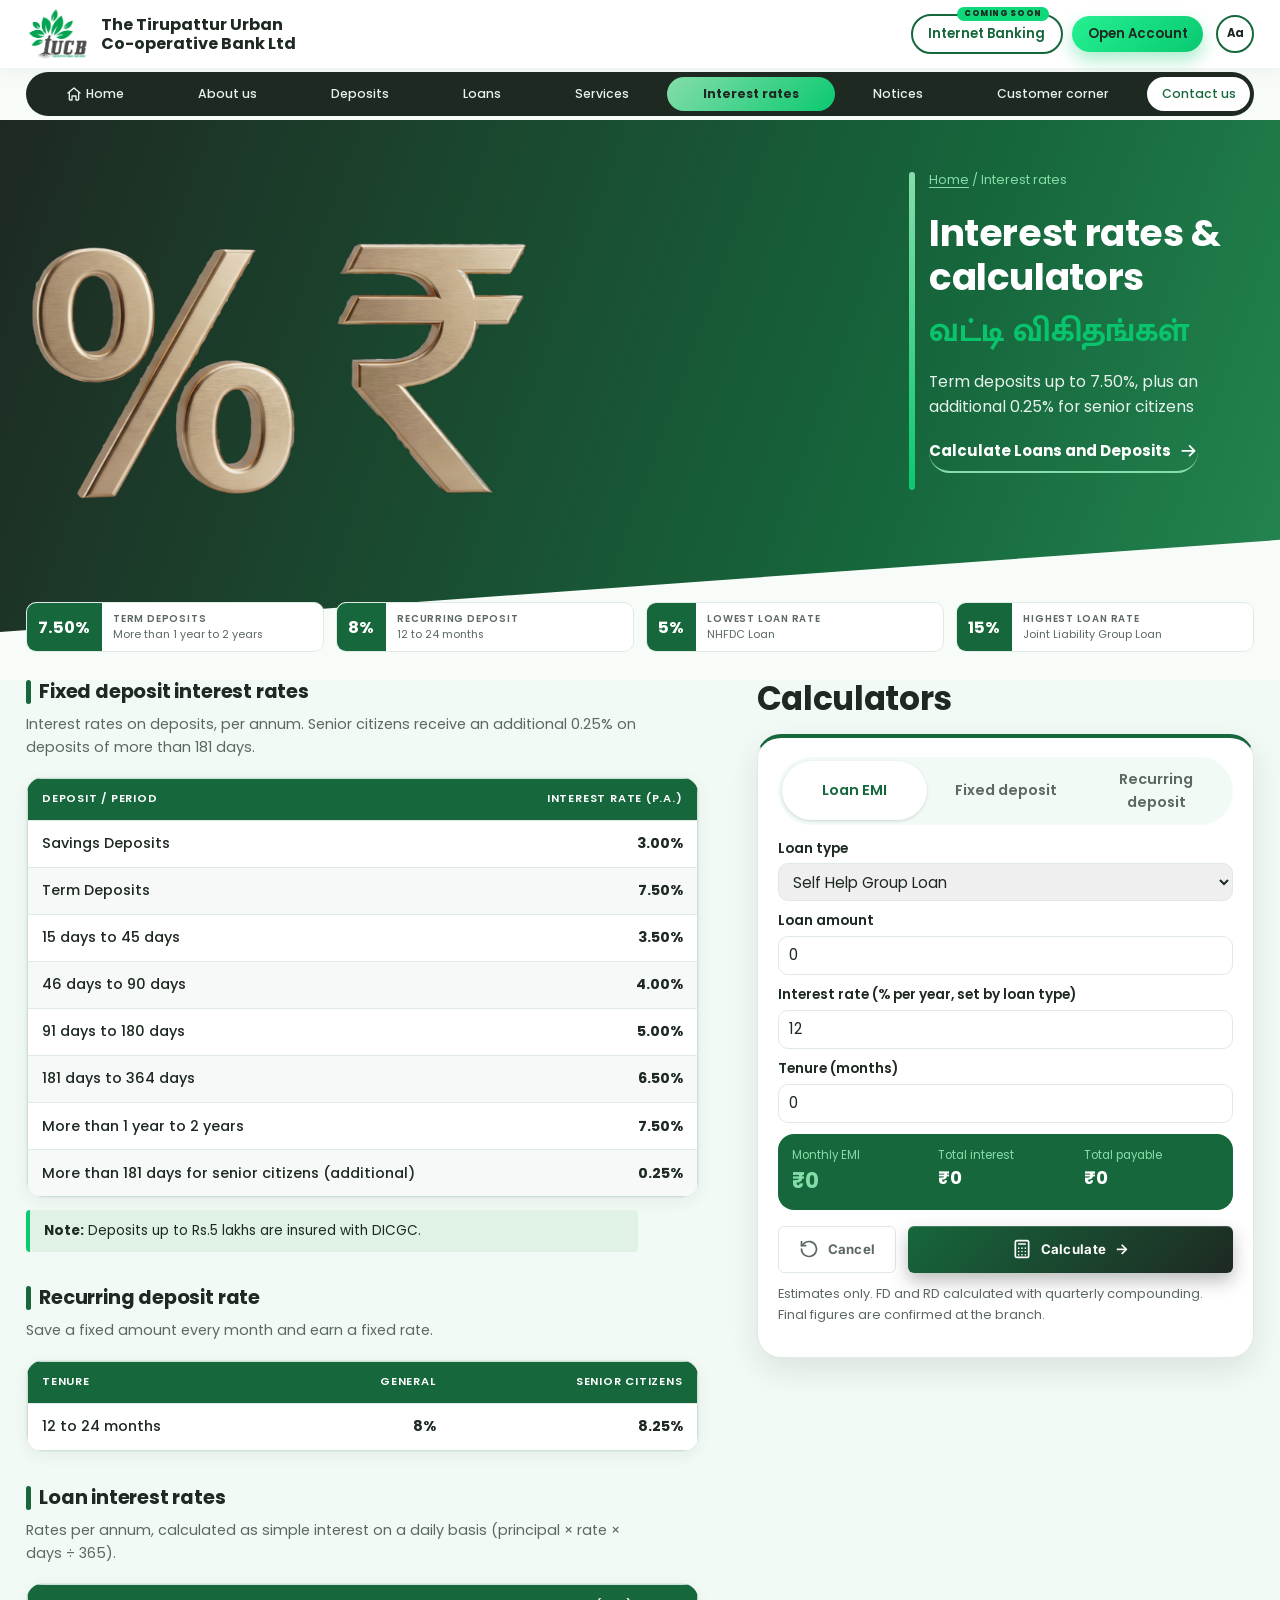
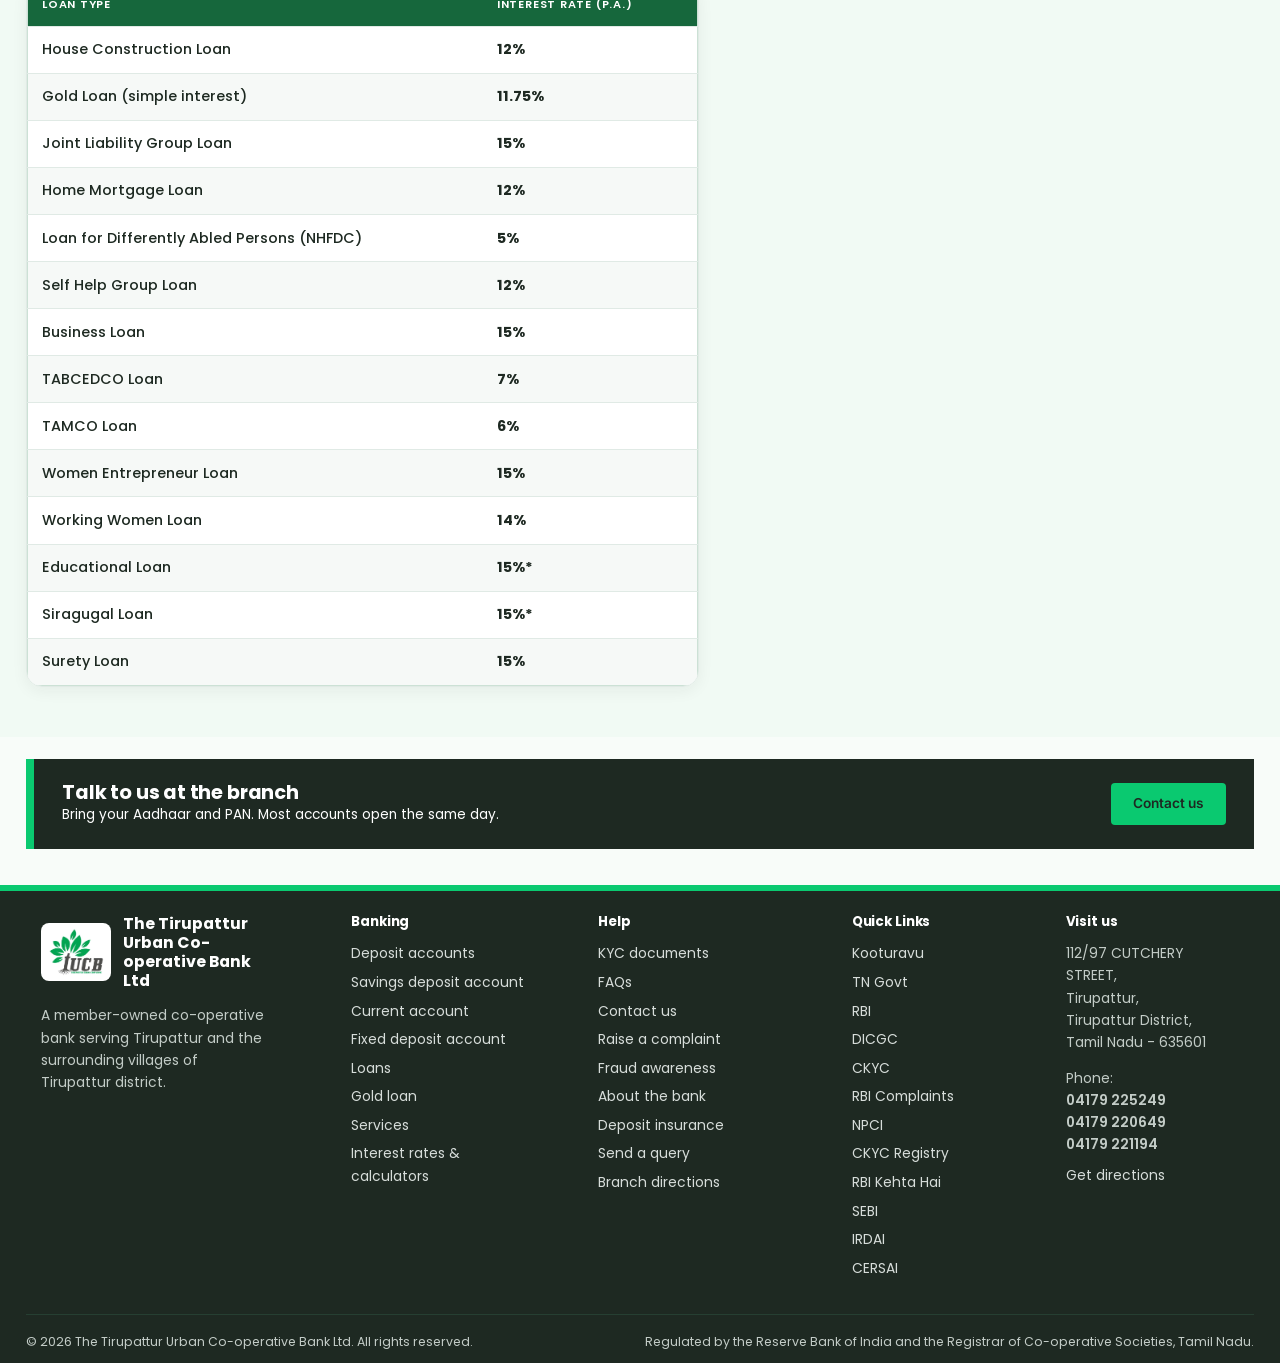
<file: rates.html>
<!doctype html>
<html lang="en">
<head>
<meta charset="utf-8">
<meta name="viewport" content="width=device-width, initial-scale=1">
<title>Interest rates & calculators | The Tirupattur Urban Co-operative Bank Ltd</title>
<meta name="description" content="Fixed deposit and loan interest rates with EMI and FD calculators.">
<meta name="theme-color" content="#248551">
<link rel="icon" href="assets/favicon.png" type="image/png">
<link rel="preconnect" href="https://fonts.googleapis.com">
<link rel="preconnect" href="https://fonts.gstatic.com" crossorigin>
<link href="https://fonts.googleapis.com/css2?family=Anek+Tamil:wght@500;600;700&family=Poppins:wght@400;500;600;700&family=Mukta+Malar:wght@400;500;600;700&display=swap" rel="stylesheet">
<link rel="stylesheet" href="css/style.css?v=400">
<style>
/* Rates page styling */
body.page-rates .section{background:var(--mist)}
.rp-stats{display:grid;grid-template-columns:repeat(4,minmax(0,1fr));gap:1rem;margin:-3.2rem 0 2.2rem;position:relative;z-index:2}
.rp-stat{background:#fff;border:1px solid var(--line);border-top:3px solid var(--teal);border-radius:var(--r-md);padding:1.1rem 1.2rem;box-shadow:0 8px 24px rgba(30, 41, 34,.08)}
.rp-stat small{display:block;font-size:.72rem;font-weight:600;letter-spacing:.08em;text-transform:uppercase;color:var(--ink-soft)}
.rp-stat b{display:block;font-size:2rem;line-height:1.15;color:var(--teal-deep);margin:.2rem 0}
.rp-stat span{font-size:.85rem;color:var(--ink-soft)}
@media(max-width:900px){.rp-stats{grid-template-columns:repeat(2,1fr)}}
.rates-scroll{max-height:none;overflow:visible;padding-right:0}
.split{grid-template-columns:minmax(0,1.15fr) minmax(0,.85fr)}
@media(max-width:900px){.split{grid-template-columns:1fr}}
.split>div:first-child>.rates-scroll>*{}
.deposit-rate-pair>div,.rates-scroll>.table-wrap,.rates-scroll>h2,.rates-scroll>p{}
.table-wrap{border-radius:var(--r-md);box-shadow:0 4px 16px rgba(30, 41, 34,.06);border-color:var(--line)}
.rates-scroll table th{font-size:.78rem;letter-spacing:.07em;text-transform:uppercase;font-weight:600;text-align:left}
.rates-scroll table th.num,.rates-scroll table td.num{text-align:right}
.rates-scroll table tbody tr:nth-child(even) td{background:#F6F9F7}
.rates-scroll table tbody tr:hover td{background:#E7F2EC}
.rates-scroll table td+td{font-weight:700;color:var(--teal-deep);font-variant-numeric:tabular-nums}
.rates-scroll table td:first-child{color:var(--ink);font-weight:500}
.rates-scroll table td{border-top:1px solid var(--line)}
.rates-scroll h2{display:flex;align-items:center;gap:.6rem;font-size:1.35rem}
.rates-scroll h2::before{content:"";width:5px;height:1.2em;background:var(--teal);border-radius:3px}
.fixed-rates-note{background:#fff;border-left:3px solid var(--accent);padding:.8rem 1rem;border-radius:var(--r-sm)}
.loan-rates-note{display:inline-block;background:var(--teal-deep);color:#fff;padding:.5rem 1rem;border-radius:999px;font-weight:600}
.split>div:last-child{position:sticky;top:5.5rem}
.calc{box-shadow:0 12px 32px rgba(30, 41, 34,.10);border-top:4px solid var(--teal)}
@media(max-width:900px){.split>div:last-child{position:static}.rp-stats{margin-top:-2rem}}
.rp-stat{transition:transform .25s ease,box-shadow .25s ease,border-top-color .25s ease;cursor:default}
.rp-stat:hover,.rp-stat:focus-within{transform:translateY(-6px);box-shadow:0 16px 32px rgba(30, 41, 34,.18);border-top-color:#42BD7B}
.rp-stat b{transition:color .25s ease}
.rp-stat:hover b{color:#309A61}
.calc:hover{box-shadow:0 16px 40px rgba(30, 41, 34,.16)}
.calc{transition:box-shadow .25s ease}
.btn{transition:transform .2s ease,box-shadow .2s ease,background .2s ease}
.rates-scroll ~ *{}
.calc .btn:hover{transform:translateY(-2px);box-shadow:0 8px 18px rgba(30, 41, 34,.22)}
@media(prefers-reduced-motion:reduce){.rp-stat,.calc,.btn{transition:none}.rp-stat:hover{transform:none}}
</style>
</head>
<body class="page-rates">
<a class="skip" href="#main">Skip to content</a>
<div class="top-strip"><div class="wrap"><a class="topbar-brand" href="index.html">
    <img src="assets/tucb-logo.png" alt="" width="34" height="34">
    <span>The Tirupattur Urban<br>Co-operative Bank Ltd</span>
  </a>
  <div class="top-actions"><a class="top-btn top-btn-line" href="#">Internet Banking<span class="top-soon">Coming soon</span></a><a class="top-btn top-btn-solid" href="deposits.html">Open Account</a></div>
  <div class="settings-menu">
    <button type="button" class="settings-toggle" aria-haspopup="true" aria-expanded="false" aria-controls="language-menu" aria-label="Settings">
      <span class="settings-icon" aria-hidden="true">Aa</span>
    </button>
    <div class="language-menu" id="language-menu" role="group" aria-label="Display settings">
      <div class="language-menu-group">
        <span class="language-menu-label">Language</span>
        <div class="language-menu-options" role="group" aria-label="Select language">
          <button type="button" data-language="en" aria-pressed="true">EN</button>
          <button type="button" data-language="ta" aria-pressed="false">தமிழ்</button>
        </div>
      </div>
      <div class="language-menu-group">
        <span class="language-menu-label">Font size</span>
        <div class="language-menu-options" role="group" aria-label="Font size">
          <button type="button" data-font-size="decrease" aria-pressed="false" aria-label="Decrease font size">A-</button>
          <button type="button" data-font-size="normal" aria-pressed="true" aria-label="Normal font size">A</button>
          <button type="button" data-font-size="increase" aria-pressed="false" aria-label="Increase font size">A+</button>
        </div>
      </div>
    </div>
  </div></div></div>
<header class="site-header"><div class="wrap">
  <button class="nav-toggle" aria-expanded="false" aria-controls="site-nav" aria-label="Open menu"><svg viewBox="0 0 24 24" fill="none" stroke="currentColor" stroke-width="2" stroke-linecap="round" aria-hidden="true"><path d="M3 6h18M3 12h18M3 18h18"/></svg></button>
  <nav class="nav" id="site-nav" aria-label="Main"><ul><li><a href="index.html"><svg viewBox="0 0 24 24" fill="none" stroke="currentColor" stroke-width="2" stroke-linecap="round" stroke-linejoin="round" aria-hidden="true"><path d="M3 10.5 12 3l9 7.5"/><path d="M5 9.5V20a1 1 0 0 0 1 1h3v-6h6v6h3a1 1 0 0 0 1-1V9.5"/></svg>Home</a></li><li><a href="about.html">About us</a></li><li><a href="deposits.html">Deposits</a></li><li><a href="loans.html">Loans</a></li><li><a href="services.html">Services</a></li><li><a href="rates.html" aria-current="page">Interest rates</a></li><li><a href="notices.html">Notices</a></li><li><a href="customer-corner.html">Customer corner</a></li><li class="nav-cta"><a href="contact.html">Contact us</a></li></ul></nav>
</div></header>
<main id="main"><section class="page-hero"><div class="wrap">
  <div class="crumbs"><a href="index.html">Home</a> / <span>Interest rates</span></div>
  <h1>Interest rates & calculators</h1>
  <p class="hero-ta" lang="ta">வட்டி விகிதங்கள்</p>
  <p>Term deposits up to 7.50%, plus an additional 0.25% for senior citizens</p>
  <a class="hero-link" href="#calculators">Calculate Loans and Deposits <svg viewBox="0 0 24 24" fill="none" stroke="currentColor" stroke-width="2.2" stroke-linecap="round" stroke-linejoin="round" aria-hidden="true"><path d="M4 12h15M13 6l6 6-6 6"/></svg></a>
</div></section><section class="section" style="padding-bottom:0;background:transparent"><div class="wrap"><div class="rp-stats">
  <div class="rp-stat"><small>Term deposits</small><b>7.50%</b><span>More than 1 year to 2 years</span></div>
  <div class="rp-stat"><small>Recurring deposit</small><b>8%</b><span>12 to 24 months</span></div>
  <div class="rp-stat"><small>Lowest loan rate</small><b>5%</b><span>NHFDC Loan</span></div>
  <div class="rp-stat"><small>Highest loan rate</small><b>15%</b><span>Joint Liability Group Loan</span></div>
</div></div></section>
<section class="section" style="padding-top:0"><div class="wrap split">
  <div>
    <div class="rates-scroll">
      <div class="deposit-rate-pair">
        <div>
          <h2>Fixed deposit interest rates</h2>
          <p class="fixed-rates-intro">Interest rates on deposits, per annum. Senior citizens receive an additional 0.25% on deposits of more than 181 days.</p>
          <div class="table-wrap"><table class="fixed-rates-table"><thead><tr><th>Deposit / Period</th><th class="num">Interest rate (p.a.)</th></tr></thead><tbody><tr><td>Savings Deposits</td><td class="num">3.00%</td></tr><tr><td>Term Deposits</td><td class="num">7.50%</td></tr><tr><td>15 days to 45 days</td><td class="num">3.50%</td></tr><tr><td>46 days to 90 days</td><td class="num">4.00%</td></tr><tr><td>91 days to 180 days</td><td class="num">5.00%</td></tr><tr><td>181 days to 364 days</td><td class="num">6.50%</td></tr><tr><td>More than 1 year to 2 years</td><td class="num">7.50%</td></tr><tr><td>More than 181 days for senior citizens (additional)</td><td class="num">0.25%</td></tr></tbody></table></div>
          <p class="note fixed-rates-dicgc"><strong>Note:</strong> Deposits up to Rs.5 lakhs are insured with DICGC.</p>
        </div>
        <div class="recurring-rates-block">
          <h2>Recurring deposit rate</h2>
          <p class="recurring-rates-intro">Save a fixed amount every month and earn a fixed rate.</p>
          <div class="table-wrap"><table class="recurring-rates-table"><thead><tr><th>Tenure</th><th class="num">General</th><th class="num">Senior citizens</th></tr></thead><tbody>
            <tr><td>12 to 24 months</td><td class="num">8%</td><td class="num">8.25%</td></tr>
          </tbody></table></div>
        </div>
      </div>
      <h2 class="loan-rates-title">Loan interest rates</h2>
      <p class="loan-rates-intro">Rates per annum, calculated as simple interest on a daily basis (principal × rate × days ÷ 365).</p>
      <div class="table-wrap"><table class="loan-rates-table"><thead><tr><th>Loan type</th><th>Interest rate (p.a.)</th></tr></thead><tbody>
        <tr><td>House Construction Loan</td><td>12%</td></tr>
        <tr><td>Gold Loan (simple interest)</td><td>11.75%</td></tr>
        <tr><td>Joint Liability Group Loan</td><td>15%</td></tr>
        <tr><td>Home Mortgage Loan</td><td>12%</td></tr>
        <tr><td>Loan for Differently Abled Persons (NHFDC)</td><td>5%</td></tr>
        <tr><td>Self Help Group Loan</td><td>12%</td></tr>
        <tr><td>Business Loan</td><td>15%</td></tr>
        <tr><td>TABCEDCO Loan</td><td>7%</td></tr>
        <tr><td>TAMCO Loan</td><td>6%</td></tr>
        <tr><td>Women Entrepreneur Loan</td><td>15%</td></tr>
        <tr><td>Working Women Loan</td><td>14%</td></tr>
        <tr><td>Educational Loan</td><td>15%*</td></tr>
        <tr><td>Siragugal Loan</td><td>15%*</td></tr>
        <tr><td>Surety Loan</td><td>15%</td></tr>
      </tbody></table></div>
    </div>
  </div>
  <div id="calculators"><h2>Calculators</h2><div class="calc" data-calc>
  <div class="calc-tabs" role="tablist" aria-label="Calculators">
    <button role="tab" aria-selected="true" aria-controls="p-emi" id="t-emi">Loan EMI</button>
    <button role="tab" aria-selected="false" aria-controls="p-fd" id="t-fd">Fixed deposit</button>
    <button role="tab" aria-selected="false" aria-controls="p-rd" id="t-rd">Recurring deposit</button>
  </div>
  <div role="tabpanel" id="p-emi" aria-labelledby="t-emi">
    <div class="field"><div class="field-head"><label for="loantype-manual">Loan type</label><select class="calc-manual" id="loantype-manual" data-manual="loantype" aria-label="Select loan type">
      <option value="12">House Construction Loan</option>
      <option value="11.75">Gold Loan</option>
      <option value="15">Joint Liability Group Loan</option>
      <option value="12">Home Mortgage Loan</option>
      <option value="5">Loan for Differently Abled Persons (NHFDC)</option>
      <option value="12" selected>Self Help Group Loan</option>
      <option value="15">Business Loan</option>
      <option value="7">TABCEDCO Loan</option>
      <option value="6">TAMCO Loan</option>
      <option value="15">Women Entrepreneur Loan</option>
      <option value="14">Working Women Loan</option>
      <option value="15">Educational Loan</option>
      <option value="15">Siragugal Loan</option>
      <option value="15">Surety Loan</option>
    </select></div></div>
    <div class="field"><div class="field-head"><label for="loan-manual">Loan amount</label><input class="calc-manual" type="number" id="loan-manual" data-manual="loan" value="0" aria-label="Enter loan amount" step="any"></div></div>
    <div class="field"><div class="field-head"><label for="lrate-manual">Interest rate (% per year, set by loan type)</label><input class="calc-manual" type="number" id="lrate-manual" data-manual="lrate" value="12" readonly aria-label="Interest rate, set automatically by loan type" step="any"></div></div>
    <div class="field"><div class="field-head"><label for="tenure-manual">Tenure (months)</label><input class="calc-manual" type="number" id="tenure-manual" data-manual="tenure" value="0" aria-label="Enter loan tenure in months" step="any"></div></div>
    <div class="result" aria-live="polite">
      <div class="big"><small>Monthly EMI</small><b data-out="emi"></b></div>
      <div><small>Total interest</small><b data-out="interest"></b></div>
      <div><small>Total payable</small><b data-out="total"></b></div>
    </div>
    <div class="calc-actions"><button class="btn btn-line" type="button" data-action="cancel">Cancel</button><button class="btn btn-teal" type="button" data-action="calculate">Calculate</button></div>
  </div>
  <div role="tabpanel" id="p-fd" aria-labelledby="t-fd" hidden>
    <div class="field"><div class="field-head"><label for="dep-manual">Deposit amount</label><input class="calc-manual" type="number" id="dep-manual" data-manual="dep" value="0" aria-label="Enter deposit amount" step="any"></div></div>
    <div class="field"><div class="field-head"><label for="drate-manual">Interest rate</label><input class="calc-manual" type="number" id="drate-manual" data-manual="drate" value="0" aria-label="Enter deposit interest rate" step="any"></div></div>
    <div class="field"><div class="field-head"><label for="years-manual">Period (years)</label><input class="calc-manual" type="number" id="years-manual" data-manual="years" value="0" aria-label="Enter deposit period in years" step="any"></div></div>
    <div class="result" aria-live="polite">
      <div class="big"><small>Maturity value</small><b data-out="mat"></b></div>
      <div><small>Interest earned</small><b data-out="earned"></b></div>
      <div><small>You deposit</small><b data-out="principal"></b></div>
    </div>
    <div class="calc-actions"><button class="btn btn-line" type="button" data-action="cancel">Cancel</button><button class="btn btn-teal" type="button" data-action="calculate">Calculate</button></div>
  </div>
    <div role="tabpanel" id="p-rd" aria-labelledby="t-rd" hidden>
    <div class="field"><div class="field-head"><label for="rdtype-manual">Depositor type</label><select class="calc-manual" id="rdtype-manual" data-manual="rdtype" aria-label="Select depositor type">
      <option value="8" selected>General</option>
      <option value="8.25">Senior citizens</option>
    </select></div></div>
    <div class="field"><div class="field-head"><label for="rdmonthly-manual">Monthly deposit amount</label><input class="calc-manual" type="number" id="rdmonthly-manual" data-manual="rdmonthly" value="0" aria-label="Enter monthly deposit amount" step="any"></div></div>
    <div class="field"><div class="field-head"><label for="rdrate-manual">Interest rate (% per year, set by depositor type)</label><input class="calc-manual" type="number" id="rdrate-manual" data-manual="rdrate" value="8" readonly aria-label="Interest rate, set automatically by depositor type" step="any"></div></div>
    <div class="field"><div class="field-head"><label for="rdmonths-manual">Tenure (months)</label><input class="calc-manual" type="number" id="rdmonths-manual" data-manual="rdmonths" value="0" aria-label="Enter deposit tenure in months" step="any"></div></div>
    <div class="result" aria-live="polite">
      <div class="big"><small>Maturity value</small><b data-out="rdmat"></b></div>
      <div><small>Interest earned</small><b data-out="rdearned"></b></div>
      <div><small>You deposit</small><b data-out="rdprincipal"></b></div>
    </div>
    <div class="calc-actions"><button class="btn btn-line" type="button" data-action="cancel">Cancel</button><button class="btn btn-teal" type="button" data-action="calculate">Calculate</button></div>
  </div>
  <p class="note">Estimates only. FD and RD calculated with quarterly compounding. Final figures are confirmed at the branch.</p>
</div></div></div></section>
<section class="cta-band"><div class="wrap">
  <div><h2>Talk to us at the branch</h2><p>Bring your Aadhaar and PAN. Most accounts open the same day.</p></div>
  <div class="hero-actions" style="margin:0"><a class="btn btn-mango" href="contact.html">Contact us</a></div>
</div></section></main>
<footer class="site-footer"><div class="wrap">
  <div class="foot-grid">
    <div>
      <div class="foot-brand"><img src="assets/tucb-logo.png" alt="" width="46" height="46"><strong>The Tirupattur Urban Co-operative Bank Ltd</strong></div>
      <p>A member-owned co-operative bank serving Tirupattur and the surrounding villages of Tirupattur district.</p>
    </div>
    <div>
      <h4>Banking</h4>
      <ul>
        <li><a href="deposits.html">Deposit accounts</a></li>
        <li><a href="deposits.html#savings">Savings deposit account</a></li>
        <li><a href="deposits.html#current">Current account</a></li>
        <li><a href="deposits.html#fixed">Fixed deposit account</a></li>
        <li><a href="loans.html">Loans</a></li>
        <li><a href="loans.html#gold">Gold loan</a></li>
        <li><a href="services.html">Services</a></li>
        <li><a href="rates.html">Interest rates &amp; calculators</a></li>
      </ul>
    </div>
    <div>
      <h4>Help</h4>
      <ul>
        <li><a href="customer-corner.html#kyc">KYC documents</a></li>
        <li><a href="customer-corner.html#faq">FAQs</a></li>
        <li><a href="contact.html">Contact us</a></li>
        <li><a href="customer-corner.html#grievance">Raise a complaint</a></li>
        <li><a href="index.html">Fraud awareness</a></li>
        <li><a href="about.html">About the bank</a></li>
        <li><a href="customer-corner.html#dicgc">Deposit insurance</a></li>
        <li><a href="contact.html">Send a query</a></li>
        <li><a href="index.html#visit">Branch directions</a></li>
      </ul>
    </div>
    <div>
      <h4>Quick Links</h4>
      <ul>
        <li><a href="https://kooturavu.tn.gov.in/" target="_blank" rel="noopener">Kooturavu</a></li>
        <li><a href="https://www.tn.gov.in/" target="_blank" rel="noopener">TN Govt</a></li>
        <li><a href="https://www.rbi.org.in/" target="_blank" rel="noopener">RBI</a></li>
        <li><a href="https://www.dicgc.org.in/" target="_blank" rel="noopener">DICGC</a></li>
        <li><a href="https://www.ckycindia.in/ckyc/?r=home" target="_blank" rel="noopener">CKYC</a></li>
        <li><a href="https://cms.rbi.org.in/cms/indexpage.html#eng" target="_blank" rel="noopener">RBI Complaints</a></li>
        <li><a href="https://www.npci.org.in/" target="_blank" rel="noopener">NPCI</a></li>
        <li><a href="https://ckycregistry.co.in/" target="_blank" rel="noopener">CKYC Registry</a></li>
      <li><a href="https://rbikehtahai.rbi.org.in/" target="_blank" rel="noopener">RBI Kehta Hai</a></li>
      <li><a href="https://www.sebi.gov.in/" target="_blank" rel="noopener">SEBI</a></li>
      <li><a href="https://irdai.gov.in/" target="_blank" rel="noopener">IRDAI</a></li>
      <li><a href="https://www.cersai.org.in/CERSAI/home.prg" target="_blank" rel="noopener">CERSAI</a></li>
      </ul>
    </div>
    <div>
      <h4>Visit us</h4>
      <p>112/97 CUTCHERY STREET,<br>Tirupattur,<br>Tirupattur District,<br>Tamil Nadu - 635601</p>
      <p class="foot-phones">Phone:<br><a href="tel:04179225249">04179 225249</a><br><a href="tel:04179220649">04179 220649</a><br><a href="tel:04179221194">04179 221194</a></p>
      <a href="https://www.google.com/maps/dir/?api=1&destination=The%20Tirupattur%20Urban%20Co-operative%20Bank%2C%20112%2F97%20Cutchery%20Street%2C%20Tirupattur%2C%20Tamil%20Nadu%20635601" target="_blank" rel="noopener">Get directions</a></p>
    </div>
  </div>
  <div class="foot-bottom">
    <span>© <span data-year>2026</span> The Tirupattur Urban Co-operative Bank Ltd. All rights reserved.</span>
    <span>Regulated by the Reserve Bank of India and the Registrar of Co-operative Societies, Tamil Nadu.</span>
  </div>
</div></footer>
<button class="to-top" aria-label="Back to top"><svg viewBox="0 0 24 24" fill="none" stroke="currentColor" stroke-width="2.4" stroke-linecap="round" stroke-linejoin="round" aria-hidden="true"><path d="m18 15-6-6-6 6"/></svg></button>
<script src="js/translations.js?v=10"></script>
<script src="js/main.js?v=200"></script>
</body>
</html>
</file>
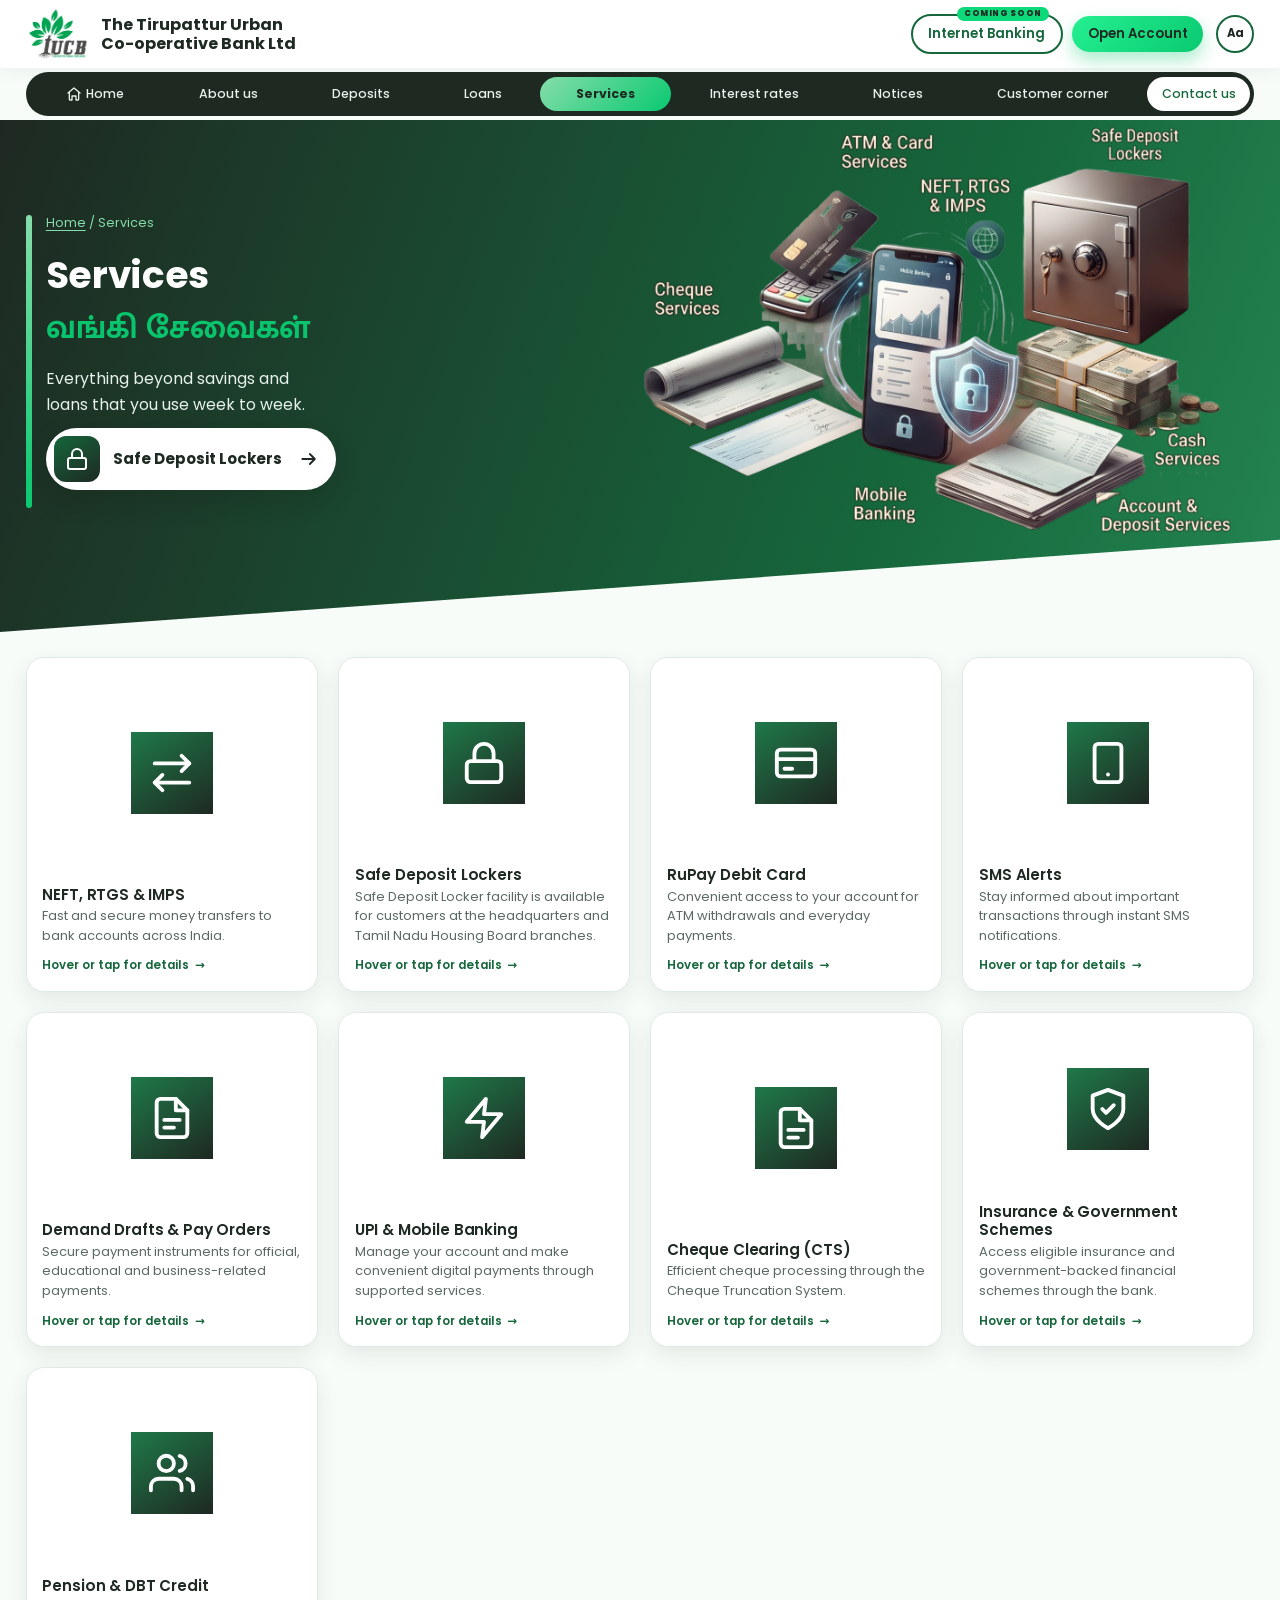
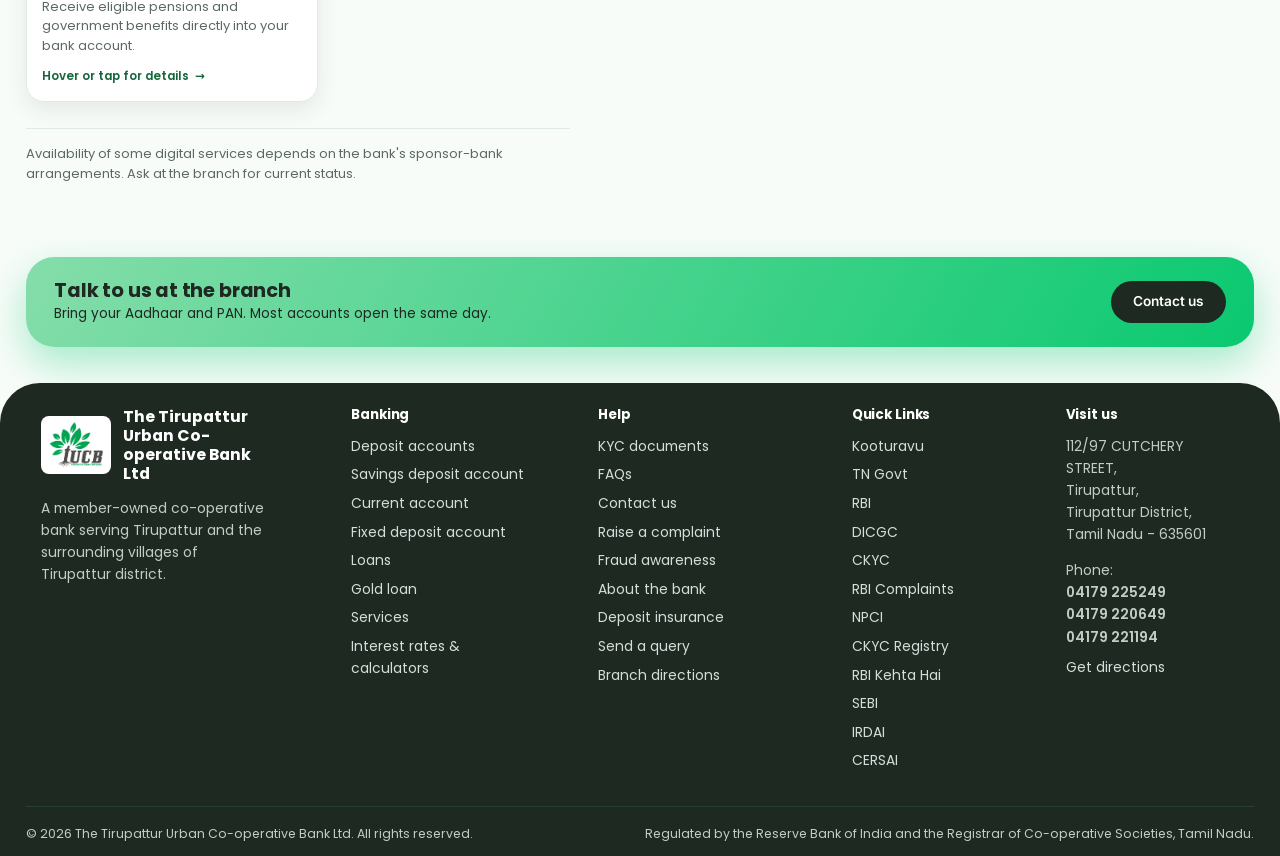
<file: services.html>
<!doctype html>
<html lang="en">
<head>
<meta charset="utf-8">
<meta name="viewport" content="width=device-width, initial-scale=1">
<title>Services | The Tirupattur Urban Co-operative Bank Ltd</title>
<meta name="description" content="Fund transfers, lockers, debit cards, SMS alerts, demand drafts and more.">
<meta name="theme-color" content="#248551">
<link rel="icon" href="assets/favicon.png" type="image/png">
<link rel="preconnect" href="https://fonts.googleapis.com">
<link rel="preconnect" href="https://fonts.gstatic.com" crossorigin>
<link href="https://fonts.googleapis.com/css2?family=Anek+Tamil:wght@500;600;700&family=Poppins:wght@400;500;600;700&family=Mukta+Malar:wght@400;500;600;700&display=swap" rel="stylesheet">
<link rel="stylesheet" href="css/style.css?v=400">
</head>
<body class="page-services">
<a class="skip" href="#main">Skip to content</a>
<div class="top-strip"><div class="wrap"><a class="topbar-brand" href="index.html">
    <img src="assets/tucb-logo.png" alt="" width="34" height="34">
    <span>The Tirupattur Urban<br>Co-operative Bank Ltd</span>
  </a>
  <div class="top-actions"><a class="top-btn top-btn-line" href="#">Internet Banking<span class="top-soon">Coming soon</span></a><a class="top-btn top-btn-solid" href="deposits.html">Open Account</a></div>
  <div class="settings-menu">
    <button type="button" class="settings-toggle" aria-haspopup="true" aria-expanded="false" aria-controls="language-menu" aria-label="Settings">
      <span class="settings-icon" aria-hidden="true">Aa</span>
    </button>
    <div class="language-menu" id="language-menu" role="group" aria-label="Display settings">
      <div class="language-menu-group">
        <span class="language-menu-label">Language</span>
        <div class="language-menu-options" role="group" aria-label="Select language">
          <button type="button" data-language="en" aria-pressed="true">EN</button>
          <button type="button" data-language="ta" aria-pressed="false">தமிழ்</button>
        </div>
      </div>
      <div class="language-menu-group">
        <span class="language-menu-label">Font size</span>
        <div class="language-menu-options" role="group" aria-label="Font size">
          <button type="button" data-font-size="decrease" aria-pressed="false" aria-label="Decrease font size">A-</button>
          <button type="button" data-font-size="normal" aria-pressed="true" aria-label="Normal font size">A</button>
          <button type="button" data-font-size="increase" aria-pressed="false" aria-label="Increase font size">A+</button>
        </div>
      </div>
    </div>
  </div></div></div>
<header class="site-header"><div class="wrap">
  <button class="nav-toggle" aria-expanded="false" aria-controls="site-nav" aria-label="Open menu"><svg viewBox="0 0 24 24" fill="none" stroke="currentColor" stroke-width="2" stroke-linecap="round" aria-hidden="true"><path d="M3 6h18M3 12h18M3 18h18"/></svg></button>
  <nav class="nav" id="site-nav" aria-label="Main"><ul><li><a href="index.html"><svg viewBox="0 0 24 24" fill="none" stroke="currentColor" stroke-width="2" stroke-linecap="round" stroke-linejoin="round" aria-hidden="true"><path d="M3 10.5 12 3l9 7.5"/><path d="M5 9.5V20a1 1 0 0 0 1 1h3v-6h6v6h3a1 1 0 0 0 1-1V9.5"/></svg>Home</a></li><li><a href="about.html">About us</a></li><li><a href="deposits.html">Deposits</a></li><li><a href="loans.html">Loans</a></li><li><a href="services.html" aria-current="page">Services</a></li><li><a href="rates.html">Interest rates</a></li><li><a href="notices.html">Notices</a></li><li><a href="customer-corner.html">Customer corner</a></li><li class="nav-cta"><a href="contact.html">Contact us</a></li></ul></nav>
</div></header>
<main id="main"><section class="page-hero"><div class="wrap">
  <div class="crumbs"><a href="index.html">Home</a> / <span>Services</span></div>
  <h1>Services</h1>
  <p class="hero-ta" lang="ta">வங்கி சேவைகள்</p>
  <p>Everything beyond savings and <br>loans that you use week to week.</p>
  <a class="hero-cta" href="#locker" data-service="locker">
    <span class="hero-cta-ico"><svg viewBox="0 0 24 24" fill="none" stroke="currentColor" stroke-width="2" stroke-linecap="round" stroke-linejoin="round" aria-hidden="true"><rect x="3" y="11" width="18" height="11" rx="2"/><path d="M7 11V7a5 5 0 0 1 10 0v4"/></svg></span>
    <span class="hero-cta-txt">Safe Deposit Lockers</span>
    <svg class="hero-cta-arrow" viewBox="0 0 24 24" fill="none" stroke="currentColor" stroke-width="2.2" stroke-linecap="round" stroke-linejoin="round" aria-hidden="true"><path d="M4 12h15M13 6l6 6-6 6"/></svg>
  </a>
</div></section><section class="section"><div class="wrap"><div class="grid-3"><div class="service" id="transfer"><svg viewBox="0 0 24 24" fill="none" stroke="currentColor" stroke-width="2" stroke-linecap="round" stroke-linejoin="round" aria-hidden="true"><path d="M17 3l4 4-4 4"/><path d="M3 7h18"/><path d="M7 21l-4-4 4-4"/><path d="M21 17H3"/></svg><h3>NEFT, RTGS & IMPS</h3><span class="svc-short">Fast and secure money transfers to bank accounts across India.</span><div class="svc-more"><ul><li>NEFT available 24×7</li><li>RTGS for ₹2 lakh and above</li><li>IMPS for instant transfers</li><li>Secure bank-to-bank payments</li></ul></div></div><div class="service" id="locker"><svg viewBox="0 0 24 24" fill="none" stroke="currentColor" stroke-width="2" stroke-linecap="round" stroke-linejoin="round" aria-hidden="true"><rect x="3" y="11" width="18" height="11" rx="2"/><path d="M7 11V7a5 5 0 0 1 10 0v4"/></svg><h3>Safe Deposit Lockers</h3><span class="svc-short">Safe Deposit Locker facility is available for customers at the headquarters and Tamil Nadu Housing Board branches.</span><div class="svc-more"><ul><li>Small, medium and large lockers</li><li>Secure strong room facility</li><li>Annual locker rental</li><li>Subject to availability and applicable RBI rules</li></ul></div></div><div class="service" id="card"><svg viewBox="0 0 24 24" fill="none" stroke="currentColor" stroke-width="2" stroke-linecap="round" stroke-linejoin="round" aria-hidden="true"><rect x="2" y="5" width="20" height="14" rx="2"/><path d="M2 10h20"/><path d="M6 15h4"/></svg><h3>RuPay Debit Card</h3><span class="svc-short">Convenient access to your account for ATM withdrawals and everyday payments.</span><div class="svc-more"><ul><li>Cash withdrawal at ATMs</li><li>Shop and online payments</li><li>Secure PIN-based transactions</li><li>Wide RuPay acceptance</li></ul></div></div><div class="service" id="sms"><svg viewBox="0 0 24 24" fill="none" stroke="currentColor" stroke-width="2" stroke-linecap="round" stroke-linejoin="round" aria-hidden="true"><rect x="5" y="2" width="14" height="20" rx="2"/><path d="M12 18h.01"/></svg><h3>SMS Alerts</h3><span class="svc-short">Stay informed about important transactions through instant SMS notifications.</span><div class="svc-more"><ul><li>Deposit alerts</li><li>Withdrawal alerts</li><li>Transfer alerts</li><li>Helps monitor account activity</li></ul></div></div><div class="service" id="dd"><svg viewBox="0 0 24 24" fill="none" stroke="currentColor" stroke-width="2" stroke-linecap="round" stroke-linejoin="round" aria-hidden="true"><path d="M14 2H6a2 2 0 0 0-2 2v16a2 2 0 0 0 2 2h12a2 2 0 0 0 2-2V8z"/><path d="M14 2v6h6M8 13h8M8 17h5"/></svg><h3>Demand Drafts & Pay Orders</h3><span class="svc-short">Secure payment instruments for official, educational and business-related payments.</span><div class="svc-more"><ul><li>Demand draft issuance</li><li>Pay order issuance</li><li>Useful for fees and tenders</li><li>Same-day service subject to requirements</li></ul></div></div><div class="service" id="upi"><svg viewBox="0 0 24 24" fill="none" stroke="currentColor" stroke-width="2" stroke-linecap="round" stroke-linejoin="round" aria-hidden="true"><path d="M13 2 3 14h9l-1 8 10-12h-9z"/></svg><h3>UPI & Mobile Banking</h3><span class="svc-short">Manage your account and make convenient digital payments through supported services.</span><div class="svc-more"><ul><li>Instant UPI payments</li><li>QR code payments</li><li>Money transfer</li><li>Account balance and transaction access</li></ul></div></div><div class="service" id="cts"><svg viewBox="0 0 24 24" fill="none" stroke="currentColor" stroke-width="2" stroke-linecap="round" stroke-linejoin="round" aria-hidden="true"><path d="M14 2H6a2 2 0 0 0-2 2v16a2 2 0 0 0 2 2h12a2 2 0 0 0 2-2V8z"/><path d="M14 2v6h6M8 13h8M8 17h5"/></svg><h3>Cheque Clearing (CTS)</h3><span class="svc-short">Efficient cheque processing through the Cheque Truncation System.</span><div class="svc-more"><ul><li>Electronic cheque processing</li><li>Faster clearing</li><li>Secure transaction handling</li><li>Cheque status tracking</li></ul></div></div><div class="service" id="govt"><svg viewBox="0 0 24 24" fill="none" stroke="currentColor" stroke-width="2" stroke-linecap="round" stroke-linejoin="round" aria-hidden="true"><path d="M12 22s8-4 8-10V5l-8-3-8 3v7c0 6 8 10 8 10z"/><path d="m9 12 2 2 4-4"/></svg><h3>Insurance & Government Schemes</h3><span class="svc-short">Access eligible insurance and government-backed financial schemes through the bank.</span><div class="svc-more"><ul><li>PMJJBY enrolment</li><li>PMSBY enrolment</li><li>APY enrolment</li><li>Scheme-based eligibility</li></ul></div></div><div class="service" id="pension"><svg viewBox="0 0 24 24" fill="none" stroke="currentColor" stroke-width="2" stroke-linecap="round" stroke-linejoin="round" aria-hidden="true"><path d="M17 21v-2a4 4 0 0 0-4-4H5a4 4 0 0 0-4 4v2"/><circle cx="9" cy="7" r="4"/><path d="M23 21v-2a4 4 0 0 0-3-3.9M16 3.1a4 4 0 0 1 0 7.8"/></svg><h3>Pension & DBT Credit</h3><span class="svc-short">Receive eligible pensions and government benefits directly into your bank account.</span><div class="svc-more"><ul><li>Pension credit</li><li>Direct Benefit Transfer (DBT)</li><li>Government subsidy credits</li><li>Direct account-based payments</li></ul></div></div><p class="note">Availability of some digital services depends on the bank's sponsor-bank arrangements. Ask at the branch for current status.</p></div></div></section><section class="cta-band"><div class="wrap">
  <div><h2>Talk to us at the branch</h2><p>Bring your Aadhaar and PAN. Most accounts open the same day.</p></div>
  <div class="hero-actions" style="margin:0"><a class="btn btn-mango" href="contact.html">Contact us</a></div>
</div></section></main>
<footer class="site-footer"><div class="wrap">
  <div class="foot-grid">
    <div>
      <div class="foot-brand"><img src="assets/tucb-logo.png" alt="" width="46" height="46"><strong>The Tirupattur Urban Co-operative Bank Ltd</strong></div>
      <p>A member-owned co-operative bank serving Tirupattur and the surrounding villages of Tirupattur district.</p>
    </div>
    <div>
      <h4>Banking</h4>
      <ul>
        <li><a href="deposits.html">Deposit accounts</a></li>
        <li><a href="deposits.html#savings">Savings deposit account</a></li>
        <li><a href="deposits.html#current">Current account</a></li>
        <li><a href="deposits.html#fixed">Fixed deposit account</a></li>
        <li><a href="loans.html">Loans</a></li>
        <li><a href="loans.html#gold">Gold loan</a></li>
        <li><a href="services.html">Services</a></li>
        <li><a href="rates.html">Interest rates &amp; calculators</a></li>
      </ul>
    </div>
    <div>
      <h4>Help</h4>
      <ul>
        <li><a href="customer-corner.html#kyc">KYC documents</a></li>
        <li><a href="customer-corner.html#faq">FAQs</a></li>
        <li><a href="contact.html">Contact us</a></li>
        <li><a href="customer-corner.html#grievance">Raise a complaint</a></li>
        <li><a href="index.html">Fraud awareness</a></li>
        <li><a href="about.html">About the bank</a></li>
        <li><a href="customer-corner.html#dicgc">Deposit insurance</a></li>
        <li><a href="contact.html">Send a query</a></li>
        <li><a href="index.html#visit">Branch directions</a></li>
      </ul>
    </div>
    <div>
      <h4>Quick Links</h4>
      <ul>
        <li><a href="https://kooturavu.tn.gov.in/" target="_blank" rel="noopener">Kooturavu</a></li>
        <li><a href="https://www.tn.gov.in/" target="_blank" rel="noopener">TN Govt</a></li>
        <li><a href="https://www.rbi.org.in/" target="_blank" rel="noopener">RBI</a></li>
        <li><a href="https://www.dicgc.org.in/" target="_blank" rel="noopener">DICGC</a></li>
        <li><a href="https://www.ckycindia.in/ckyc/?r=home" target="_blank" rel="noopener">CKYC</a></li>
        <li><a href="https://cms.rbi.org.in/cms/indexpage.html#eng" target="_blank" rel="noopener">RBI Complaints</a></li>
        <li><a href="https://www.npci.org.in/" target="_blank" rel="noopener">NPCI</a></li>
        <li><a href="https://ckycregistry.co.in/" target="_blank" rel="noopener">CKYC Registry</a></li>
      <li><a href="https://rbikehtahai.rbi.org.in/" target="_blank" rel="noopener">RBI Kehta Hai</a></li>
      <li><a href="https://www.sebi.gov.in/" target="_blank" rel="noopener">SEBI</a></li>
      <li><a href="https://irdai.gov.in/" target="_blank" rel="noopener">IRDAI</a></li>
      <li><a href="https://www.cersai.org.in/CERSAI/home.prg" target="_blank" rel="noopener">CERSAI</a></li>
      </ul>
    </div>
    <div>
      <h4>Visit us</h4>
      <p>112/97 CUTCHERY STREET,<br>Tirupattur,<br>Tirupattur District,<br>Tamil Nadu - 635601</p>
      <p class="foot-phones">Phone:<br><a href="tel:04179225249">04179 225249</a><br><a href="tel:04179220649">04179 220649</a><br><a href="tel:04179221194">04179 221194</a></p>
      <a href="https://www.google.com/maps/dir/?api=1&destination=The%20Tirupattur%20Urban%20Co-operative%20Bank%2C%20112%2F97%20Cutchery%20Street%2C%20Tirupattur%2C%20Tamil%20Nadu%20635601" target="_blank" rel="noopener">Get directions</a></p>
    </div>
  </div>
  <div class="foot-bottom">
    <span>© <span data-year>2026</span> The Tirupattur Urban Co-operative Bank Ltd. All rights reserved.</span>
    <span>Regulated by the Reserve Bank of India and the Registrar of Co-operative Societies, Tamil Nadu.</span>
  </div>
</div></footer>
<button class="to-top" aria-label="Back to top"><svg viewBox="0 0 24 24" fill="none" stroke="currentColor" stroke-width="2.4" stroke-linecap="round" stroke-linejoin="round" aria-hidden="true"><path d="m18 15-6-6-6 6"/></svg></button>
<script src="js/translations.js?v=10"></script>
<script src="js/main.js?v=200"></script>
</body>
</html>
</file>
<file: css/style.css>
/* Kaveripattinam Urban Co-operative Bank - navy, cement grey, and white */
@import url("https://fonts.googleapis.com/css2?family=Inter:wght@400;500;600;700&display=swap");
:root {
  --teal: #16673C;
  --teal-deep: #1E2922;
  --accent: #0AC970;
  --accent-light: #85DDAA;
  --accent-soft: #DFF2E5;
  --leaf: #049551;
  --mist: #F3F8F5;
  --line: #E0EAE5;
  --ink: #1D2921;
  --ink-soft: #5B6962;
  --white: #FFFFFF;
  --river: #85DDAA;

  --font-display: "Inter", "Anek Tamil", "Mukta Malar", system-ui, sans-serif;
  --font-body: "Inter", "Mukta Malar", "Noto Sans Tamil", system-ui, -apple-system, "Segoe UI", sans-serif;

  --wrap: 100%;
  --r-sm: 6px;
  --r-md: 12px;
  --r-lg: 22px;
}

*, *::before, *::after { box-sizing: border-box; }
html, body { width: 100%; max-width: 100%; margin: 0; }
html { scroll-behavior: smooth; -webkit-text-size-adjust: 100%; }
@media (prefers-reduced-motion: reduce) {
  html { scroll-behavior: auto; }
  *, *::before, *::after { animation: none !important; transition: none !important; }
}
body {
  font-family: var(--font-body);
  font-size: 1.0625rem;
  line-height: 1.6;
  color: var(--ink);
  background: var(--white);
}
img, svg, iframe { max-width: 100%; height: auto; display: block; }
a { color: var(--teal); text-underline-offset: 3px; }
a:hover { color: var(--leaf); }
:focus-visible { outline: 3px solid var(--accent); outline-offset: 2px; border-radius: 3px; }

h1, h2, h3, h4 { font-family: var(--font-display); line-height: 1.15; margin: 0 0 .5em; color: var(--teal-deep); }
h1 { font-size: clamp(2.075rem, 5vw, 3.475rem); font-weight: 700; letter-spacing: -.01em; }
h2 { font-size: clamp(1.575rem, 3.2vw, 2.275rem); font-weight: 650; }
h3 { font-size: 1.175rem; font-weight: 600; }
p { margin: 0 0 1em; max-width: 68ch; }
.ta { font-family: var(--font-display); font-weight: 500; }
/* Digits (and %) in Tamil pages use Inter, exactly like English; all other Tamil text keeps the Tamil font */
@font-face { font-family: "KucbDigits"; src: url("https://fonts.gstatic.com/s/inter/v20/UcC73FwrK3iLTeHuS_nVMrMxCp50SjIa1ZL7.woff2") format("woff2"); font-weight: 100 900; font-display: swap; unicode-range: U+0025, U+0030-0039; }
:lang(ta) { font-family: "KucbDigits", "Mukta Malar", "Noto Sans Tamil", system-ui, sans-serif !important; }

.wrap { width: min(100% - clamp(2.5rem, 4vw, 5rem), var(--wrap)); margin-inline: auto; }
.skip { position: absolute; left: -999px; top: 0; background: var(--accent); color: #fff; padding: .6rem 1rem; z-index: 100; }
.skip:focus { left: 1rem; }

/* ---------- Header ---------- */
.site-header { border-bottom: 0; position: sticky; top: 0; z-index: 50; }
/* Header uses the same background image as each page's banner */
.site-header { background-color: var(--teal-deep); background-image: linear-gradient(rgba(15, 21, 17,.35), rgba(15, 21, 17,.35)), var(--header-img, none); background-size: cover; background-position: center top; }
.site-header .wrap { display: flex; align-items: center; justify-content: space-between; gap: 1rem; padding-block: .5rem; }
body:has(.page-hero) .site-header .wrap { padding-block: .3rem; }

.topbar-brand { display: flex; align-items: center; gap: .6rem; min-width: 0; text-decoration: none; color: #fff; flex: none; }
.topbar-brand img { width: 44px; height: 44px; flex: none; object-fit: contain; background: #fff; border-radius: 8px; padding: 2px; }
.topbar-brand span { font-family: var(--font-display); font-weight: 700; font-size: .92rem; line-height: 1.15; }

.nav { flex: 1; min-width: 0; }
.nav ul { list-style: none; margin: 0; padding: 0; display: flex; gap: .1rem; align-items: stretch; justify-content: flex-start; flex-wrap: nowrap; width: 100%; }
.nav li { flex: 1 1 0; min-width: 0; display: flex; }
.nav a { display: flex; flex: 1; width: 100%; align-items: center; justify-content: center; text-align: center; gap: .3rem; padding: .65rem .3rem; text-decoration: none; color: #fff; font-weight: 600; font-size: .88rem; line-height: 1.2; white-space: normal; }
.nav a svg { width: 16px; height: 16px; flex: none; }
.nav a:hover { background: rgba(255, 255, 255, .12); color: #fff; }
.nav a[aria-current="page"] { background: rgba(255, 255, 255, .16); box-shadow: inset 0 -3px 0 #fff; border-radius: 0; }
.nav .nav-cta { flex: 1 1 0; }
.nav .nav-cta a { background: var(--accent); border-radius: 999px; }
.nav .nav-cta a:hover { background: #049551; color: #fff; }
.nav-toggle { display: none; flex: none; background: none; border: 1px solid rgba(255, 255, 255, .4); border-radius: 999px; padding: .5rem .6rem; cursor: pointer; color: #fff; }
.nav-toggle svg { width: 24px; height: 24px; }

/* Settings icon + language dropdown */
.settings-menu { position: relative; flex: none; }
.settings-toggle { display: inline-flex; align-items: center; justify-content: center; width: 38px; height: 38px; padding: 0; background: none; border: 1px solid rgba(255, 255, 255, .4); border-radius: 999px; color: #fff; cursor: pointer; }
.settings-icon { font-family: var(--font-display); font-weight: 700; font-size: .8rem; letter-spacing: -.03em; line-height: 1; }
.settings-toggle:hover, .settings-toggle[aria-expanded="true"] { background: rgba(255, 255, 255, .14); }
.settings-toggle:focus-visible { outline: 2px solid var(--accent); outline-offset: 2px; }
.language-menu { display: none; position: absolute; top: calc(100% + .6rem); right: 0; min-width: 230px; border: 1px solid var(--line); border-radius: var(--r-md); background: var(--white); box-shadow: 0 10px 24px rgba(0, 0, 0, .2); z-index: 60; padding: .95rem 1rem .85rem; }
.language-menu.open { display: block; }
.language-menu-group { display: flex; align-items: center; justify-content: space-between; gap: 1rem; padding: .3rem 0; }
.language-menu-group + .language-menu-group { border-top: 1px solid var(--line); margin-top: .5rem; padding-top: .8rem; }
.language-menu-label { font-size: .82rem; font-weight: 700; color: var(--ink); }
.language-menu-options { display: inline-flex; flex: none; border: 1.5px solid var(--teal); border-radius: 999px; overflow: hidden; }
.language-menu-options button { border: 0; background: transparent; color: var(--teal); font-weight: 700; font-size: .82rem; font-family: inherit; padding: .32rem .7rem; cursor: pointer; }
.language-menu-options button[aria-pressed="true"] { background: var(--teal); color: #fff; }
.language-menu-options button:not([aria-pressed="true"]):hover { background: var(--accent-soft); }
.language-menu-options button:focus-visible { outline: 2px solid var(--accent); outline-offset: -2px; }

/* Tamil + A+: keep the header/nav row at its normal size while the page
   content still grows to A+. It divides each rem value by the A+ scale
   (1.12) so it renders as if the root font-size were still 100%. */
body.nav-scale-lock .site-header .wrap { gap: calc(1rem / 1.12); padding-block: calc(.5rem / 1.12); }
body.nav-scale-lock:has(.page-hero) .site-header .wrap { padding-block: calc(.3rem / 1.12); }
body.nav-scale-lock .topbar-brand { gap: calc(.6rem / 1.12); }
body.nav-scale-lock .topbar-brand span { font-size: calc(.92rem / 1.12); }
body.nav-scale-lock .nav ul { gap: calc(.1rem / 1.12); }
body.nav-scale-lock .nav a { gap: calc(.3rem / 1.12); padding: calc(.65rem / 1.12) calc(.3rem / 1.12); font-size: calc(.88rem / 1.12); }
body.nav-scale-lock .settings-icon { font-size: calc(.8rem / 1.12); }

@media (max-width: 1200px) {
  .nav-toggle { display: inline-flex; }
  .site-header .wrap { padding-block: .5rem; justify-content: flex-start; }
  .nav-toggle { margin-left: auto; }
  .nav { position: absolute; left: 0; right: 0; top: 100%; background: var(--teal-deep); display: none; }
  .nav.open { display: block; }
  .nav ul { flex-direction: column; align-items: stretch; justify-content: flex-start; padding: .5rem 1.25rem 1.2rem; }
  .nav li, .nav .nav-cta { flex: none; }
  .nav a { justify-content: flex-start; text-align: left; padding: .95rem 1.05rem; }
  .nav a[aria-current="page"] { box-shadow: inset 4px 0 0 #fff; }
  .nav .nav-cta a { margin: .5rem 0 0; text-align: center; }
}

/* ---------- Buttons ---------- */
.btn { display: inline-flex; align-items: center; gap: .5rem; padding: .8rem 1.35rem; border-radius: 999px; font-weight: 600; font-family: var(--font-body); font-size: 1rem; text-decoration: none; border: 2px solid transparent; cursor: pointer; transition: background .15s, color .15s; }
.btn-mango { background: var(--accent); color: #fff; }
.btn-mango:hover { background: #049551; color: #fff; }
.btn-ghost { border-color: rgba(255,255,255,.55); color: #fff; }
.btn-ghost:hover { background: rgba(255,255,255,.1); color: #fff; }
.btn-teal { background: var(--teal); color: #fff; }
.btn-teal:hover { background: var(--teal-deep); color: #fff; }
.btn-line { border-color: var(--teal); color: var(--teal); background: transparent; }
.btn-line:hover { background: #DFF2E5; border-color: var(--teal); color: var(--teal-deep); }

/* ---------- Hero (home) ---------- */
.hero { position: relative; overflow: hidden; min-height: clamp(460px, 42vw, 700px); background: linear-gradient(120deg, #EEF8F3 0%, #EAF4EF 60%, #DFF2E5 100%); color: #D7DDDA; }
.hero::before { content: ""; position: absolute; inset: 0; background-image: radial-gradient(rgba(255,255,255,.06) 1.4px, transparent 1.6px); background-size: 28px 28px; pointer-events: none; }
.hero-glow { display: none; }
@keyframes heroFloat1 { 0%, 100% { transform: translate(0,0) scale(1); } 50% { transform: translate(-50px,40px) scale(1.12); } }
@keyframes heroFloat2 { 0%, 100% { transform: translate(0,0) scale(1); } 50% { transform: translate(45px,-35px) scale(1.15); } }
@keyframes heroFloat3 { 0%, 100% { transform: translate(0,0) scale(1); } 50% { transform: translate(30px,25px) scale(.85); } }
.hero canvas#heroParticles { display: none; }
.hero-wave { position: absolute; left: 0; right: 0; bottom: -1px; width: 100%; height: auto; display: block; pointer-events: none; }
.hero .wrap { position: relative; z-index: 1; min-height: clamp(460px, 42vw, 700px); display: grid; grid-template-columns: minmax(0, 1.25fr) minmax(0, .9fr); gap: 3rem; padding-block: clamp(2.5rem, 6vw, 4.5rem) clamp(3rem, 7vw, 5.5rem); align-items: start; }
.hero .wrap > * { min-width: 0; }
.hero h1 { color: #FFFFFF; margin-bottom: .25em; font-size: clamp(1.8rem, 4vw, 2.6rem); }
.hero .hero-ta { font-family: var(--font-display); font-size: clamp(1.25rem, 2.4vw, 1.7rem); color: #FFFFFF; font-weight: 500; margin-bottom: 1.1rem; }
.hero p.lead { font-size: 1.2rem; color: #FFFFFF; max-width: 46ch; }
.hero-actions { display: flex; flex-wrap: wrap; gap: .8rem; margin-top: 1.6rem; }
.hero .btn { color: #FFFFFF; }
.hero .hero-actions .btn { background: var(--teal); border-color: var(--accent); color: #FFFFFF; }
.hero .hero-actions .btn:hover { background: var(--teal-deep); border-color: var(--accent); color: #FFFFFF; }
.hero .quick { background: rgba(29, 41, 33, 0.62); border: 1px solid rgba(255,255,255,0.28); backdrop-filter: blur(12px); -webkit-backdrop-filter: blur(12px); color: #FFFFFF; }
.hero .quick-stat, .hero .quick-link { color: #FFFFFF; }
.hero .quick-label, .hero .quick-caption { color: #F5FAF7; }

.quick { position: relative; top: 60px; background: rgba(255,255,255,.07); backdrop-filter: blur(10px); -webkit-backdrop-filter: blur(10px); border: 1px solid rgba(255,255,255,.18); border-radius: var(--r-md); padding: 1.5rem 1.6rem; color: #fff; max-width: 330px; margin-left: auto; }
.quick h2 { color: #fff; font-size: 1.05rem; margin-bottom: .9rem; }
.quick-slides { position: relative; }
.quick-slide { position: absolute; top: 0; left: 0; right: 0; display: flex; gap: .8rem; align-items: flex-start; opacity: 0; transform: translateY(10px); transition: opacity .5s ease, transform .5s ease; pointer-events: none; }
.quick-slide.is-active { position: relative; opacity: 1; transform: translateY(0); pointer-events: auto; }
.quick .qi { flex: none; width: 42px; height: 42px; border-radius: 50%; background: rgba(255,255,255,.12); color: var(--accent-light); display: grid; place-items: center; }
.quick .qi svg { width: 18px; height: 18px; }
.quick-label { display: block; font-size: .74rem; text-transform: uppercase; letter-spacing: .06em; color: rgba(255,255,255,.6); font-weight: 700; }
.quick-stat { display: block; font-family: var(--font-display); font-size: 1.7rem; color: #fff; line-height: 1.15; margin: .15rem 0; }
.quick-caption { margin: 0 0 .5rem; font-size: .85rem; line-height: 1.4; color: rgba(255,255,255,.72); }
.quick-link { color: var(--accent-light); font-weight: 700; text-decoration: none; font-size: .88rem; }
.quick-link:hover { text-decoration: underline; }
.quick-dots { display: flex; gap: .4rem; justify-content: center; margin-top: 1rem; }
.quick-dots button { width: 8px; height: 8px; padding: 0; border: 0; border-radius: 999px; background: rgba(255,255,255,.3); cursor: pointer; transition: width .2s, background .2s; }
.quick-dots button.is-active { background: var(--accent-light); width: 20px; }

@media (max-width: 900px) {
  .hero .wrap { grid-template-columns: 1fr; gap: 2rem; }
  .quick { max-width: 100%; margin-left: 0; }
}

/* ---------- Notice strip ---------- */
.notices { background: var(--accent-soft); border-bottom: 1px solid #D0E5DA; font-size: .95rem; }
.notices .wrap { display: flex; align-items: center; gap: 1rem; padding-block: .6rem; overflow: hidden; }
.notices-label { flex: none; font-weight: 700; color: #fff; background: var(--accent); padding: .15rem .7rem; border-radius: 999px; font-size: .85rem; }
.notices-track { overflow: hidden; flex: 1; mask-image: linear-gradient(90deg, transparent, #000 4%, #000 96%, transparent); }
.notices-list { display: flex; gap: 3rem; white-space: nowrap; margin: 0; padding: 0; list-style: none; animation: ticker 38s linear infinite; width: max-content; }
.notices-track:hover .notices-list, .notices-track:focus-within .notices-list { animation-play-state: paused; }
@keyframes ticker { from { transform: translateX(0); } to { transform: translateX(-50%); } }
@media (prefers-reduced-motion: reduce) { .notices-list { white-space: normal; flex-wrap: wrap; width: auto; gap: .4rem 2rem; } .notices-list li[aria-hidden] { display: none; } }

/* ---------- Page hero (inner pages) ---------- */
.page-hero { background: linear-gradient(120deg, var(--teal-deep), var(--teal)); color: #D7DDDA; position: relative; overflow: hidden; min-height: clamp(260px, 30vw, 440px); }
.page-hero .wrap { position: relative; padding-block: 2.75rem 1.8rem; }
.page-hero h1 { color: #fff; font-size: clamp(1.875rem, 4vw, 2.775rem); margin-bottom: .5em; }
.page-hero .hero-ta { color: #85DDAA; font-family: var(--font-display); font-size: 1.2rem; margin: 0 0 1.1rem; }
.page-hero p { margin: 0; max-width: 60ch; }
.crumbs { font-size: .88rem; margin-bottom: 1.6rem; color: var(--river); }
.crumbs a { color: #fff; }

/* ---------- Sections ---------- */
.section { padding-block: clamp(1rem, 2vw, 1.75rem) clamp(2rem, 4vw, 3.5rem); }
.customer-corner-main { padding-bottom: 1.5rem; }
.customer-corner-deposit { padding-block: 1.5rem; }
.customer-corner-fraud { padding-block: 1.5rem; }
.section-mist { background: var(--mist); }
.section-head { max-width: 62ch; margin-bottom: 2.2rem; }
.section-head p { color: var(--ink-soft); font-size: 1.1rem; }

/* Offer columns on home - three categories as a ruled split, not cards */
.offer-head { text-align: center; margin-inline: auto; }

.offer-panel { max-width: 1240px; margin-inline: auto; padding: 2rem 1.5rem 2.2rem; background: var(--white); border: 1px solid var(--line); border-radius: var(--r-lg); box-shadow: 0 0 26px 2px rgba(34, 47, 38, .16); }
.offer { display: grid; grid-template-columns: repeat(3, minmax(0, 1fr)); gap: 1.5rem; max-width: 1160px; margin-inline: auto; }
.offer-card { width: 100%; box-sizing: border-box; padding: 1.8rem; min-height: 400px; border: 1px solid var(--line); border-top: 3px solid var(--teal); border-radius: var(--r-lg); background: var(--white); box-shadow: 0 16px 40px -24px rgba(22, 103, 60, .18); transition: transform .25s ease, box-shadow .25s ease; }
.offer-card:hover { transform: scale(1.04); position: relative; z-index: 1; }
.offer-card:nth-child(1):hover { box-shadow: 0 -12px 28px -10px rgba(22, 103, 60, .26), 0 12px 28px -10px rgba(22, 103, 60, .26), 12px 0 28px -10px rgba(22, 103, 60, .26); clip-path: inset(-60px -60px -60px 0); }
.offer-card:nth-child(2):hover { box-shadow: 0 0 30px 3px rgba(22, 103, 60, .24); }
.offer-card:nth-child(3):hover { box-shadow: 0 -12px 28px -10px rgba(22, 103, 60, .26), 0 12px 28px -10px rgba(22, 103, 60, .26), -12px 0 28px -10px rgba(22, 103, 60, .26); clip-path: inset(-60px 0 -60px -60px); }
@media (prefers-reduced-motion: reduce) { .offer-card { transition: none; } .offer-card:hover { transform: none; } }
@media (max-width: 900px) { .offer { grid-template-columns: 1fr; } }
.offer-card h3 { display: flex; align-items: center; gap: .6rem; font-size: 1.325rem; }
.offer-card h3 svg { width: 28px; height: 28px; color: var(--leaf); }
.offer-card .ta { color: var(--ink-soft); font-size: .98rem; margin: -.3rem 0 1rem; }
.offer-card ul { list-style: none; padding: 0; margin: 0 0 1.2rem; }
.offer-card li a { display: flex; justify-content: space-between; padding: .6rem 0; border-bottom: 1px dashed var(--line); text-decoration: none; color: var(--ink); }
.offer-card li a:hover { color: var(--teal); }
.offer-card li a span { color: var(--ink-soft); font-size: .9rem; }

/* Gold loan band */
.gold { background: var(--accent-soft); color: var(--ink); position: relative; overflow: hidden; }
.gold .wrap { display: grid; grid-template-columns: minmax(0, 1.1fr) minmax(0, 1fr); gap: 3rem; align-items: center; padding-block: clamp(3rem, 6vw, 4.5rem); }
.gold .wrap > * { min-width: 0; }
.gold h2 { color: var(--teal-deep); font-size: clamp(1.875rem, 4vw, 2.875rem); }
.gold .ta { font-size: 1.3rem; color: var(--teal-deep); margin-top: -.4rem; }
.gold-points { list-style: none; margin: 0; padding: 0; display: grid; gap: .9rem; }
.gold-points li { display: grid; grid-template-columns: 34px minmax(0, 1fr); gap: .8rem; align-items: start; background: rgba(255,255,255,.55); padding: 1rem 1.1rem; border-radius: var(--r-md); }
.gold-points svg { width: 26px; height: 26px; color: var(--teal); margin-top: 2px; }
.gold-points strong { display: block; }
@media (max-width: 900px) { .gold .wrap { grid-template-columns: 1fr; gap: 2rem; } }

/* Split: rates + calculator */
.split { display: grid; grid-template-columns: repeat(2, minmax(0, 1fr)); gap: clamp(2rem, 5vw, 4rem); align-items: start; }
.split > * { min-width: 0; }
@media (max-width: 900px) { .split { grid-template-columns: 1fr; } }

/* Tables */
.table-wrap { overflow-x: auto; border: 1px solid var(--line); border-radius: var(--r-md); background: var(--white); }
.fixed-rates-intro { color: var(--ink-soft); margin-bottom: 1.2rem; }
.fixed-rates-table { width: 100%; min-width: 510px; border-collapse: collapse; }
.fixed-rates-table th { background: #16673C; color: #fff; white-space: nowrap; }
.fixed-rates-table td { background: #fff; }
.fixed-rates-table th, .fixed-rates-table td { padding: .8rem 1rem; }
.fixed-rates-note { max-width: none; margin: 1rem 0 0; color: var(--ink-soft); font-size: .9rem; line-height: 1.55; }
.loan-rates-title { margin-top: 2.4rem; }
.loan-rates-intro { color: var(--ink-soft); margin-bottom: 1.2rem; }
.loan-rates-table { width: 100%; min-width: 390px; border-collapse: collapse; }
.loan-rates-table th { background: #16673C; color: #fff; white-space: nowrap; }
.loan-rates-table td { background: #fff; }
.loan-rates-table th, .loan-rates-table td { padding: .8rem 1rem; }
.loan-rates-note { max-width: none; margin: .8rem 0 0; color: var(--ink-soft); font-size: .85rem; }
.rates-scroll { max-height: 700px; overflow-y: auto; overflow-x: hidden; padding-right: .5rem; scrollbar-gutter: stable; scrollbar-width: thin; scrollbar-color: #16673C #DFF2E5; }
.rates-scroll::-webkit-scrollbar { width: 10px; }
.rates-scroll::-webkit-scrollbar-track { background: #DFF2E5; border-radius: 8px; }
.rates-scroll::-webkit-scrollbar-thumb { background: #16673C; border-radius: 8px; }
.deposit-rate-pair { display: block; }
@media (max-width: 700px) { .rates-scroll { max-height: 620px; } }
.recurring-rates-block { margin-top: 2.4rem; }
.recurring-rates-intro { color: var(--ink-soft); margin-bottom: 1.2rem; }
.recurring-rates-table { width: 100%; min-width: 440px; border-collapse: collapse; }
.recurring-rates-table th { background: #16673C; color: #fff; white-space: nowrap; }
.recurring-rates-table td { background: #fff; }
.recurring-rates-table th, .recurring-rates-table td { padding: .8rem 1rem; }
table { width: 100%; border-collapse: collapse; font-size: 1rem; min-width: 440px; }
th, td { padding: .8rem 1rem; text-align: left; border-bottom: 1px solid var(--line); }
th { background: var(--mist); font-family: var(--font-display); font-weight: 600; color: var(--teal-deep); }
td.num, th.num { text-align: right; font-variant-numeric: tabular-nums; }
tbody tr:last-child td { border-bottom: 0; }
tbody tr:hover { background: #F3F9F6; }
.note { font-size: .9rem; color: var(--ink-soft); margin-top: .8rem; }

/* Calculator */
.calc { background: var(--white); border: 1px solid var(--line); border-radius: var(--r-lg); padding: 1.3rem 1.4rem; }
.calc-tabs { display: flex; gap: .4rem; margin-bottom: .9rem; background: var(--mist); padding: .3rem; border-radius: 999px; }
.calc-tabs button { flex: 1; border: 0; background: transparent; padding: .45rem; border-radius: 999px; font: inherit; font-weight: 600; color: var(--ink-soft); cursor: pointer; }
.calc-tabs button[aria-selected="true"] { background: var(--white); color: var(--teal); box-shadow: 0 1px 3px rgba(15, 21, 17,.15); }
.field { margin-bottom: .65rem; }
.field label { display: flex; justify-content: space-between; font-weight: 600; font-size: .95rem; margin-bottom: .25rem; }
.field output { color: var(--teal); font-variant-numeric: tabular-nums; }
.field-head { display: flex; flex-direction: column; align-items: stretch; gap: .25rem; margin-bottom: .25rem; }
.field-head label { margin: 0; }
.calc-manual { width: 100%; padding: .45rem .7rem; border: 1px solid var(--line); border-radius: var(--r-sm); color: var(--teal-deep); font: inherit; font-size: 1.05rem; font-variant-numeric: tabular-nums; }
.calc-manual:focus { border-color: var(--teal); outline: 3px solid rgba(15, 89, 50,.16); }
.calc-actions { display: flex; justify-content: flex-end; gap: .65rem; margin-top: .8rem; }
.result { background: var(--teal); color: #fff; border-radius: var(--r-md); padding: .8rem 1rem; display: grid; grid-template-columns: repeat(3, minmax(0, 1fr)); gap: .8rem; margin-top: .8rem; }
.result div { display: flex; flex-direction: column; }
.result small { color: var(--river); font-size: .8rem; }
.result b { font-family: var(--font-display); font-size: 1.25rem; font-variant-numeric: tabular-nums; }
.result .big b { color: #85DDAA; font-size: 1.5rem; }
@media (max-width: 480px) { .result { grid-template-columns: 1fr 1fr; } .result .big { grid-column: 1 / -1; } }

/* Co-operative values */
.values { display: grid; grid-template-columns: repeat(3, minmax(0, 1fr)); gap: 2.4rem; }
.values h3 { border-left: 4px solid var(--accent); padding-left: .8rem; }
.values p { color: var(--ink-soft); }
@media (max-width: 900px) { .values { grid-template-columns: 1fr; gap: 1.4rem; } }

/* Visit / map */
.visit { display: grid; grid-template-columns: minmax(0, .9fr) minmax(0, 1.1fr); gap: 0; border-radius: var(--r-lg); overflow: hidden; border: 1px solid var(--line); background: var(--white); }
.visit-info { padding: 2rem; }
.visit-info dl { margin: 0; display: grid; gap: 1.1rem; }
.visit-info dt { font-weight: 700; color: var(--teal-deep); font-family: var(--font-display); }
.visit-info dd { margin: 0; color: var(--ink-soft); }
.visit-info dd a { font-weight: 600; }
.visit-info .visit-contact { display: inline-flex; align-items: center; gap: .4rem; }
.visit-info .visit-contact svg { width: 1em; height: 1em; flex: 0 0 auto; }
.map { min-height: 380px; background: var(--mist); }
.map iframe { width: 100%; height: 100%; min-height: 380px; border: 0; }
@media (max-width: 900px) { .visit { grid-template-columns: 1fr; } }
.placeholder { background: var(--accent-soft); border-bottom: 1px dashed var(--accent); padding: 0 .2rem; }

/* Generic content card (history, notes, etc.) */
.info-card { background: var(--white); border: 1px solid var(--line); border-radius: var(--r-lg); padding: 1.8rem 2rem; box-shadow: 0 8px 24px rgba(22, 103, 60, .05); }
.info-card p:last-child { margin-bottom: 0; }
.info-card h3 { margin-top: 1.1rem; }
.info-contact-row { display: flex; flex-wrap: wrap; gap: .5rem 1.6rem; margin-top: .7rem; }
.info-contact { display: inline-flex; align-items: center; gap: .4rem; color: var(--teal); font-weight: 600; text-decoration: none; }
.info-contact:hover { color: var(--leaf); text-decoration: underline; }
.info-contact svg { width: 1em; height: 1em; flex: 0 0 auto; }
@media (max-width: 600px) { .info-card { padding: 1.4rem; } }

/* Registration & regulatory details */
.reg-details { margin: 0; border: 1px solid var(--line); border-radius: var(--r-lg); background: var(--white); padding: .4rem 2.8rem; }
.reg-row { display: flex; flex-wrap: wrap; justify-content: space-between; align-items: baseline; gap: 1rem 2rem; padding: .8rem 0; border-bottom: 1px dashed var(--line); }
.reg-row:last-child { border-bottom: 0; }
.reg-row dt { margin: 0; color: var(--ink); }
.reg-row dd { margin: 0; max-width: 60%; color: var(--teal-deep); font-weight: 600; text-align: right; }
@media (max-width: 600px) { .reg-details { padding-inline: 1.4rem; } .reg-row dd { max-width: 100%; text-align: left; } }

/* Product detail blocks (inner pages) */
.product-nav { display: flex; flex-wrap: nowrap; overflow-x: auto; gap: .5rem; margin-bottom: 1rem; scrollbar-width: none; -ms-overflow-style: none; }
.product-nav::-webkit-scrollbar { display: none; }
.product-nav a { padding: .45rem .95rem; border: 1px solid var(--line); border-radius: 999px; text-decoration: none; color: var(--ink); font-size: .95rem; background: var(--white); white-space: nowrap; flex: none; transition: background-color .2s, color .2s, border-color .2s, box-shadow .2s, transform .2s; }
.product-nav a:hover, .product-nav a:focus-visible { background: var(--accent); border-color: var(--accent); color: var(--teal-deep); box-shadow: 0 6px 16px rgba(91, 119, 104, .35); transform: translateY(-1px); }
.product-nav a.is-active { background: var(--accent); border-color: var(--accent); color: var(--teal-deep); font-weight: 600; box-shadow: 0 4px 12px rgba(91, 119, 104, .3); }
/* Deposits page: keep the section links pinned under the header while scrolling */
body.page-deposits .product-nav { position: sticky; top: var(--header-h, 54px); z-index: 40; background: var(--white); padding-block: .6rem; margin-bottom: .4rem; }
body.page-deposits .product { scroll-margin-top: calc(var(--header-h, 54px) + 4rem); }
.product { display: grid; grid-template-columns: minmax(0, 280px) minmax(0, 1fr); gap: 2.4rem; padding-block: 1.2rem; border-top: 1px solid var(--line); scroll-margin-top: 110px; }
.product:first-of-type { border-top: 1px solid var(--line); }
.product { background: var(--white); border: 1px solid var(--line); border-radius: var(--r-lg); box-shadow: 0 6px 24px rgba(31, 81, 54, .10); padding: 1.8rem; margin-top: 1.2rem; }
.product[hidden] { display: none; }
.product-title h2 { font-size: 1.475rem; margin-bottom: .2rem; }
.product-title .ta { color: var(--ink-soft); }
.product-title .tag { display: inline-block; margin-top: .8rem; background: var(--accent-soft); color: var(--teal-deep); font-weight: 600; font-size: .85rem; padding: .2rem .7rem; border-radius: 999px; }
.product-body ul.ticks { list-style: none; padding: 0; margin: 0 0 1.2rem; display: grid; grid-template-columns: repeat(2, minmax(0, 1fr)); gap: .5rem 1.6rem; }
.product-body ul.ticks li { padding-left: 1.6rem; position: relative; }
.product-body ul.ticks li::before { content: ""; position: absolute; left: 0; top: .45em; width: 14px; height: 8px; border-left: 2.5px solid var(--leaf); border-bottom: 2.5px solid var(--leaf); transform: rotate(-45deg); }
.product-body .docs { background: var(--mist); border-radius: var(--r-md); padding: 1rem 1.2rem; font-size: .96rem; }
.product-body .docs b { color: var(--teal-deep); }
@media (max-width: 800px) {
  .product { grid-template-columns: 1fr; gap: 1rem; }
  .product-body ul.ticks { grid-template-columns: 1fr; }
}

/* Generic grids */
.grid-2 { display: grid; grid-template-columns: repeat(2, minmax(0, 1fr)); gap: 2rem; }
.grid-3 { display: grid; grid-template-columns: repeat(3, minmax(0, 1fr)); gap: 1.4rem; }
.grid-2 > *, .grid-3 > * { min-width: 0; }
@media (max-width: 900px) { .grid-2, .grid-3 { grid-template-columns: 1fr; } }

.service { padding: 1.4rem 1.4rem 1.2rem; border: 1px solid var(--line); border-radius: var(--r-md); background: var(--white); }
.service svg { width: 30px; height: 30px; color: var(--teal); margin-bottom: .8rem; }
.service h3 { font-size: 1.025rem; margin-bottom: .3rem; }
.service p { color: var(--ink-soft); margin: 0; font-size: .98rem; }

/* Timeline (about) - real sequence */
.steps { counter-reset: s; list-style: none; padding: 0; margin: 0; display: grid; gap: 1.2rem; }
.steps li { counter-increment: s; display: grid; grid-template-columns: 48px minmax(0, 1fr); gap: 1rem; align-items: start; }
.steps li::before { content: counter(s); width: 44px; height: 44px; border-radius: 50%; background: var(--teal); color: #fff; display: grid; place-items: center; font-family: var(--font-display); font-weight: 700; }
.steps h3 { margin: .45rem 0 .2rem; font-size: .975rem; }
.steps p { margin: 0; color: var(--ink-soft); }

/* Board */
.people { display: grid; grid-template-columns: repeat(auto-fill, minmax(200px, 1fr)); gap: 1.2rem; }
.person { text-align: center; padding: 1.4rem 1rem; border: 1px solid var(--line); border-radius: var(--r-md); }
.avatar { width: 84px; height: 84px; border-radius: 50%; margin: 0 auto .8rem; background: var(--mist); display: grid; place-items: center; font-family: var(--font-display); font-weight: 700; font-size: 1.5rem; color: var(--teal); border: 2px dashed var(--river); }
.person strong { display: block; }
.person span { color: var(--ink-soft); font-size: .92rem; }
.board-section { border-block: 1px solid var(--line); }
.board-heading { margin-bottom: 1.7rem; }
.board-heading h2 { margin: .3rem 0 .55rem; color: #1E2922; }
.board-heading p { margin-bottom: 0; }
.board-eyebrow { color: var(--teal); font-size: .8rem; font-weight: 700; letter-spacing: .12em; text-transform: uppercase; }
.board-grid { display: grid; grid-template-columns: repeat(3, minmax(0, 1fr)); gap: 1rem; }
.board-card { min-height: 178px; padding: 1.25rem; border: 1px solid #DDE3E0; border-top: 3px solid #1E2922; border-radius: var(--r-md); background: #fff; box-shadow: 0 8px 24px rgba(22, 103, 60, .05); }
.board-avatar { width: 46px; height: 46px; display: grid; place-items: center; margin-bottom: 1rem; border-radius: 50%; background: #DFF2E5; color: #1E2922; font-family: var(--font-display); font-size: .95rem; font-weight: 700; }
.board-role { margin: 0 0 .25rem; color: var(--teal); font-size: .84rem; font-weight: 700; }
.board-name { margin: 0; color: #1E2922; font-size: 1.08rem; }
@media (max-width: 760px) { .board-grid { grid-template-columns: repeat(2, minmax(0, 1fr)); } }
@media (max-width: 460px) { .board-grid { grid-template-columns: 1fr; } .board-card { min-height: 0; } }
.download-forms-section .section-head { margin-bottom: 1.4rem; }
.forms-empty-state { display: flex; align-items: center; gap: 1rem; padding: 1.35rem; border: 1px solid var(--line); border-radius: var(--r-md); background: #fff; box-shadow: 0 8px 24px rgba(22, 103, 60, .05); }
.forms-file-icon { width: 52px; height: 52px; flex: 0 0 auto; display: grid; place-items: center; border-radius: 14px; background: #DFF2E5; color: #1E2922; }
.forms-file-icon svg { width: 25px; height: 25px; }
.forms-empty-copy { flex: 1; min-width: 0; }
.forms-status { display: inline-block; margin-bottom: .25rem; color: var(--teal); font-size: .78rem; font-weight: 700; }
.forms-empty-copy h3 { margin: 0 0 .2rem; color: #1E2922; }
.forms-empty-copy p { margin: 0; color: var(--ink-soft); }
@media (max-width: 600px) { .forms-empty-state { align-items: flex-start; flex-wrap: wrap; } .forms-empty-state .btn { margin-left: calc(52px + 1rem); } }

/* Notices & circulars */
.notice-tabs { display: flex; flex-wrap: wrap; gap: .6rem; margin-bottom: 1.6rem; }
.notice-tab { border: 1px solid var(--line); background: var(--white); color: var(--ink); font: inherit; font-weight: 600; font-size: .92rem; padding: .5rem 1.15rem; border-radius: 999px; cursor: pointer; }
.notice-tab:hover { border-color: var(--teal); color: var(--teal); }
.notice-tab.is-active { background: var(--teal-deep); border-color: var(--teal-deep); color: #fff; }
.notice-list { display: grid; gap: 1rem; }
.notice-card { border: 1px solid var(--line); border-radius: var(--r-md); background: var(--white); padding: 1.2rem 1.4rem; box-shadow: 0 8px 24px rgba(22, 103, 60, .05); }
.notice-card.is-hidden { display: none; }
.notice-meta { display: flex; flex-wrap: wrap; align-items: center; gap: .7rem; margin-bottom: .5rem; }
.notice-date { color: var(--ink-soft); font-size: .85rem; font-weight: 600; }
.notice-tag { display: inline-block; padding: .2rem .7rem; border-radius: 999px; font-size: .76rem; font-weight: 700; text-transform: uppercase; letter-spacing: .03em; }
.notice-tag-rbi { background: var(--accent-soft); color: var(--teal-deep); }
.notice-tag-agm { background: var(--teal); color: #fff; }
.notice-tag-tender { background: var(--accent); color: #fff; }
.notice-card h3 { margin: 0 0 .5rem; font-size: 1.075rem; }
.notice-card h3 a { color: var(--teal-deep); text-decoration: none; }
.notice-card h3 a:hover { color: var(--teal); text-decoration: underline; }
.notice-download { font-weight: 700; font-size: .9rem; color: var(--teal); text-decoration: none; }
.notice-download:hover { text-decoration: underline; }
.notice-empty { color: var(--ink-soft); padding: 1rem 0; }

/* Accordion (customer corner) */
details { border: 1px solid var(--line); border-radius: var(--r-md); background: var(--white); margin-bottom: .7rem; }
summary { cursor: pointer; min-width: 0; padding: 1rem 1.2rem; font-weight: 600; font-family: var(--font-display); font-size: 1.1rem; color: var(--teal-deep); list-style: none; display: flex; justify-content: space-between; gap: 1rem; }
summary::-webkit-details-marker { display: none; }
summary::after { content: "+"; flex: none; font-size: 1.4rem; line-height: 1; color: var(--teal); }
details[open] summary::after { content: "–"; }
details > div { padding: 0 1.2rem 1.1rem; color: var(--ink-soft); }

.downloads { list-style: none; padding: 0; margin: 0; border: 1px solid var(--line); border-radius: var(--r-md); overflow: hidden; }
.downloads li { display: flex; flex-wrap: wrap; align-items: center; justify-content: space-between; gap: 1rem; min-width: 0; padding: .9rem 1.2rem; border-bottom: 1px solid var(--line); background: var(--white); }
.downloads li:last-child { border-bottom: 0; }
.downloads small { color: var(--ink-soft); }

.alert { border-left: 5px solid #32B971; background: #F0FCF6; padding: 1.2rem 1.4rem; border-radius: 0 var(--r-md) var(--r-md) 0; }
.alert h3 { color: #258954; }
.alert ul { margin: 0; padding-left: 1.2rem; }

/* Forms */
.form { display: grid; gap: 1rem; }
.form .row { display: grid; grid-template-columns: repeat(2, minmax(0, 1fr)); gap: 1rem; }
.form label { font-weight: 600; font-size: .95rem; display: block; margin-bottom: .3rem; }
.form input, .form select, .form textarea { width: 100%; max-width: 100%; min-width: 0; padding: .75rem .9rem; border: 1px solid var(--line); border-radius: var(--r-sm); font: inherit; background: var(--white); color: var(--ink); }
.form input:focus, .form select:focus, .form textarea:focus { border-color: var(--teal); outline: 2px solid var(--river); }
.form-actions { display: flex; align-items: center; gap: .75rem; }
.form-msg { font-weight: 600; color: var(--leaf); min-height: 1.5em; }
@media (max-width: 600px) { .form .row { grid-template-columns: 1fr; } }

/* CTA band */
.cta-band { background: var(--teal-deep); color: #D7DDDA; }
.cta-band .wrap { display: flex; flex-wrap: wrap; justify-content: space-between; align-items: center; gap: 1.4rem; padding-block: 15px 18px; }
.cta-band h2 { color: #fff; margin: 0; font-size: 1rem; line-height: 1.15; }
.cta-band p { margin: 0; font-size: .8rem; }
.cta-band .btn { padding: .45rem 1rem; font-size: .85rem; }

/* Footer */
.site-footer { background: #1E2922; color: #C3CCC7; font-size: .96rem; }
.site-footer .wrap { padding-block: 1.6rem .8rem; }
.foot-grid { display: flex; justify-content: space-between; gap: 1.5rem; transform: translateX(0); }
.foot-grid > div { min-width: 0; }
.foot-grid > div:nth-child(1) { flex: 0 1 18.4%; }
.foot-grid > div:nth-child(2) { flex: 0 1 14.1%; }
.foot-grid > div:nth-child(3) { flex: 0 1 11.9%; }
.foot-grid > div:nth-child(4) { flex: 0 1 9.3%; }
.foot-grid > div:nth-child(5) { flex: 0 1 13.9%; }
.foot-grid > div:nth-child(1) { transform: translateX(15px); }
.foot-grid > div:nth-child(3) { transform: translateX(-26px); }
.foot-grid > div:nth-child(4), .foot-grid > div:nth-child(5) { transform: translateX(-18px); }
.site-footer h4 { color: #fff; font-size: .925rem; margin-bottom: .9rem; }
.site-footer ul { list-style: none; padding: 0; margin: 0; display: grid; gap: .45rem; }
.site-footer a { color: #D7DDDA; text-decoration: none; }
.site-footer a:hover { color: #85DDAA; }
.site-footer .footer-contact { display: inline-flex; align-items: center; gap: .35rem; max-width: 100%; overflow-wrap: anywhere; }
.site-footer .footer-contact-spacer { display: block; height: .45rem; }
.site-footer .footer-contact svg { width: 1em; height: 1em; flex: 0 0 auto; }
.site-footer a:hover .phone-number { color: #85DDAA; }
.foot-brand { display: flex; gap: .8rem; align-items: center; margin-bottom: 1rem; }
.foot-brand img { width: 56px; height: 56px; object-fit: contain; background: #fff; border-radius: 8px; padding: 3px; }
.foot-brand strong { color: #fff; font-family: var(--font-display); font-size: 1.1rem; line-height: 1.2; }
.foot-bottom { border-top: 1px solid #263F32; margin-top: 2.4rem; padding-top: 1.2rem; display: flex; flex-wrap: wrap; justify-content: space-between; gap: .8rem; font-size: .86rem; }
.dicgc { display: inline-block; margin-top: .8rem; padding: .5rem .8rem; border: 1px solid #30493C; border-radius: var(--r-sm); font-size: .88rem; }
@media (max-width: 900px) { .foot-grid { display: grid; grid-template-columns: 1fr 1fr; transform: none; } .foot-grid > div:nth-child(1), .foot-grid > div:nth-child(n+3) { transform: none; } }
@media (max-width: 1259px) { .foot-grid { transform: none; } }
@media (max-width: 600px) { .foot-grid { grid-template-columns: 1fr; } }

/* Back to top */
.to-top { position: fixed; right: 1rem; bottom: 1rem; width: 46px; height: 46px; border-radius: 50%; border: 0; background: var(--teal); color: #fff; display: grid; place-items: center; cursor: pointer; opacity: 0; pointer-events: none; transition: opacity .2s; box-shadow: 0 6px 18px rgba(0,0,0,.25); z-index: 40; }
.to-top.show { opacity: 1; pointer-events: auto; }
.to-top svg { width: 20px; height: 20px; }

/* Hero entrance - the single orchestrated moment */
@keyframes rise { from { opacity: 0; transform: translateY(14px); } to { opacity: 1; transform: none; } }
.hero-copy > * { animation: rise .6s ease-out both; }
.hero-copy > *:nth-child(2) { animation-delay: .08s; }
.hero-copy > *:nth-child(3) { animation-delay: .16s; }
.hero-copy > *:nth-child(4) { animation-delay: .24s; }
.quick { animation: rise .7s .3s ease-out both; }

@media print {
  .site-header, .notices, .to-top, .cta-band { display: none; }
}

/* Placeholders on dark backgrounds */
.site-footer .placeholder { background: transparent; color: #85DDAA; border-bottom-color: #85DDAA; }
.site-footer .placeholder.phone-number { color: inherit; border-bottom: 0; padding: 0; }
.phone-number, .visit-info dd a[href^="tel:"] { font-family: var(--font-body); font-style: normal; font-weight: 400; }
#visit .visit-info .phone-number { background: transparent; border-bottom: 0; padding: 0; }
.site-footer .phone-number { font-size: 15px; }
.visit-info .phone-number { font-size: 17px; }
@media (max-width: 600px) {
  .topbar-brand span { font-size: .85rem; }
}
@media (max-width: 480px) {
  .calc-manual { width: 100%; min-width: 0; max-width: 100%; }
  .calc { padding: 1rem; }
}

/* ---------- Welcome popup (home, shown on every load/refresh) ---------- */
.welcome-popup { position: fixed; inset: 0; z-index: 200; display: flex; align-items: center; justify-content: center; padding: 1rem; background: rgba(19, 26, 21, .55); animation: popupFade .35s ease; }
.welcome-popup[hidden] { display: none; }
.welcome-popup-card { position: relative; width: min(92vw, 460px); padding: 2.2rem 1.8rem 2rem; text-align: center; background: var(--white); border-radius: var(--r-lg); box-shadow: 0 20px 60px -10px rgba(19, 26, 21, .45); animation: popupRise .4s ease; }
.welcome-popup-ta { margin: 0 0 .6rem; font-family: var(--font-display); font-size: 1.7rem; font-weight: 700; color: var(--teal-deep); }
.welcome-popup-en { margin: 0; font-size: 1.4rem; color: var(--ink-soft); }
.welcome-popup-close { position: absolute; top: .5rem; right: .7rem; width: 34px; height: 34px; border: 0; border-radius: 50%; background: transparent; color: var(--ink-soft); font-size: 1.6rem; line-height: 1; cursor: pointer; }
.welcome-popup-close:hover { background: var(--accent-soft); color: var(--teal-deep); }
@keyframes popupFade { from { opacity: 0; } to { opacity: 1; } }
@keyframes popupRise { from { opacity: 0; transform: translateY(14px) scale(.97); } to { opacity: 1; transform: none; } }
@media (prefers-reduced-motion: reduce) { .welcome-popup, .welcome-popup-card { animation: none; } }

/* Deposits page: professional product cards */
body.page-deposits .product{padding:0;gap:0;overflow:hidden;border:1px solid var(--line);border-top:4px solid var(--teal);border-radius:14px;box-shadow:0 1px 2px rgba(30, 41, 34,.06),0 12px 32px rgba(30, 41, 34,.08);margin-top:1.4rem;grid-template-columns:minmax(0,300px) minmax(0,1fr)}
body.page-deposits .product-title{background:linear-gradient(180deg,#F3F8F5,#DFF2E5);padding:2rem 1.8rem;border-right:1px solid var(--line);display:flex;flex-direction:column;align-items:flex-start}
body.page-deposits .product-title h2{font-size:1.4rem;color:var(--teal-deep);letter-spacing:-.01em;margin:0 0 .25rem}
body.page-deposits .product-title .ta{margin:0;font-size:.95rem}
body.page-deposits .product-title .tag{margin-top:auto;padding:.35rem .85rem;background:var(--teal);color:#fff;font-size:.78rem;letter-spacing:.03em;text-transform:uppercase}
body.page-deposits .product-title h2+.ta+.tag{margin-top:1.4rem}
body.page-deposits .product-body{padding:2rem 2.2rem}
body.page-deposits .product-body>p{font-size:1.02rem;line-height:1.65;color:var(--ink-soft);margin:0 0 1.4rem;max-width:62ch}
body.page-deposits .product-body ul.ticks{gap:.85rem 1.8rem;margin-bottom:1.6rem}
body.page-deposits .product-body ul.ticks li{padding-left:2rem;font-weight:500;color:var(--ink)}
body.page-deposits .product-body ul.ticks li::before{content:"";left:0;top:.05em;width:1.35rem;height:1.35rem;border:0;border-radius:50%;background:var(--accent-soft) url("data:image/svg+xml,%3Csvg xmlns='http://www.w3.org/2000/svg' viewBox='0 0 24 24' fill='none' stroke='%231C3454' stroke-width='3.2' stroke-linecap='round' stroke-linejoin='round'%3E%3Cpath d='M6 12.5l4 4 8-9'/%3E%3C/svg%3E") center/70% no-repeat;transform:none}
body.page-deposits .product-body .docs{background:#F3F8F5;border:1px solid var(--line);border-left:4px solid var(--accent);border-radius:8px;padding:1rem 1.2rem;font-size:.94rem;color:var(--ink-soft)}
@media(max-width:760px){body.page-deposits .product{grid-template-columns:1fr}body.page-deposits .product-title{border-right:0;border-bottom:1px solid var(--line);padding:1.4rem}body.page-deposits .product-body{padding:1.4rem}}

/* Services page: interactive service tiles */
body.page-services .grid-3{gap:1.1rem;padding:1.4rem;background:#fff;border:1px solid var(--line);border-radius:22px;box-shadow:0 1px 2px rgba(30, 41, 34,.05),0 14px 36px rgba(30, 41, 34,.08)}
body.page-services .service{counter-increment:svc;position:relative;min-height:190px;padding:1.1rem;border:1px solid var(--line);border-radius:6px 20px 6px 20px;overflow:hidden;cursor:pointer;display:flex;flex-direction:column;align-items:flex-start;text-align:left;background:linear-gradient(165deg,#FAFCFB,#F1F6F3);
 box-shadow:0 1px 2px rgba(30, 41, 34,.05);transition:transform .35s cubic-bezier(.2,.8,.2,1),box-shadow .35s,border-color .3s;-webkit-tap-highlight-color:transparent}
body.page-services .service:focus-visible{outline:3px solid var(--teal);outline-offset:3px}
body.page-services .service svg{position:relative;width:52px;height:52px;padding:13px;margin:0;color:#fff;background:linear-gradient(145deg,#1F7949,#1E2922);border-radius:4px 14px 4px 14px;box-shadow:0 6px 12px rgba(30, 41, 34,.25);transition:transform .4s cubic-bezier(.2,.8,.2,1),border-radius .4s}
body.page-services .service h3{position:relative;margin:auto 0 0;padding:0;font-size:1.15rem;font-weight:700;line-height:1.25;color:var(--teal-deep);max-width:92%}
body.page-services .service h3::after{content:"";display:block;width:28px;height:3px;margin-top:.6rem;background:var(--accent);border-radius:2px;transition:width .4s cubic-bezier(.2,.8,.2,1),background .3s}
body.page-services .service::after{content:"+";position:absolute;top:.9rem;right:.9rem;width:28px;height:28px;border-radius:50%;border:1.5px solid var(--accent-light);color:var(--teal);font-size:1.15rem;line-height:25px;text-align:center;z-index:3;transition:transform .35s,background .3s,color .3s,border-color .3s}
body.page-services .service .svc-more{position:absolute;inset:0;z-index:2;margin:0;padding:1.1rem;display:flex;flex-direction:column;justify-content:center;align-items:center;background:linear-gradient(165deg,#1F7949 0%,#1E2922 100%);color:#DAEAE1;font-size:.92rem;line-height:1.55;text-align:center;
 clip-path:circle(0 at calc(100% - .9rem - 14px) calc(.9rem + 14px));transition:clip-path .55s cubic-bezier(.2,.8,.2,1)}
body.page-services .service .svc-more .st{display:block;margin-bottom:.7rem;padding-bottom:.7rem;border-bottom:1px solid rgba(255,255,255,.2);font-size:1.05rem;font-weight:700;color:#fff;width:100%}
body.page-services .service.is-open .svc-more{clip-path:circle(150% at calc(100% - .9rem - 14px) calc(.9rem + 14px))}
body.page-services .service.is-open{border-color:var(--teal-deep);box-shadow:0 18px 40px rgba(30, 41, 34,.28)}
body.page-services .service.is-open::after{transform:rotate(45deg);background:#fff;color:var(--teal-deep);border-color:#fff}
@media (hover:hover){
 body.page-services .service:hover{transform:translateY(-5px);border-color:var(--accent);box-shadow:0 1px 2px rgba(30, 41, 34,.05),0 18px 36px rgba(30, 41, 34,.14)}
 body.page-services .service:hover::before{transform:rotate(25deg) scale(1.08);opacity:.65}
 body.page-services .service:hover h3::after{width:48px;background:var(--teal)}
 body.page-services .service:hover svg{border-radius:16px 4px 16px 4px}
 body.page-services .service:hover::after{background:var(--teal);color:#fff;border-color:var(--teal)}
}
@media (prefers-reduced-motion:reduce){body.page-services .service,body.page-services .service *,body.page-services .service::before{transition:none!important}}
body.page-services .grid-3 > .note{grid-column:1/-1;margin:.4rem 0 0;padding-top:1rem;border-top:1px solid var(--line)}

/* Loans page: flip cards */
html.lc-on body.page-loans .product-nav,html.lc-on body.page-loans article.product{display:none}
#lc-grid{display:grid;grid-template-columns:repeat(auto-fill,minmax(290px,1fr));gap:1.4rem;margin-top:.5rem}
.lc{position:relative;height:350px;border-radius:18px;background:#fff;border:1px solid var(--line);box-shadow:0 1px 2px rgba(30, 41, 34,.05),0 8px 22px rgba(30, 41, 34,.07);overflow:hidden;cursor:pointer;color:var(--ink);text-align:left;-webkit-tap-highlight-color:transparent;transition:box-shadow .35s,transform .35s cubic-bezier(.2,.8,.2,1)}
.lc:focus-visible{outline:3px solid var(--teal);outline-offset:3px}
.lc:hover{box-shadow:0 1px 2px rgba(30, 41, 34,.05),0 18px 38px rgba(30, 41, 34,.16)}
.lc-front{position:absolute;inset:0;padding:1.3rem;display:flex;flex-direction:column;z-index:1}
.lc-top{display:flex;justify-content:space-between;align-items:flex-start;margin-bottom:auto}
.lc-ico{width:78px;height:78px;padding:15px;border-radius:22px 8px 22px 8px;color:#fff;flex:none;box-shadow:0 10px 20px rgba(30, 41, 34,.25),inset 0 1px 0 rgba(255,255,255,.25);transition:transform .5s cubic-bezier(.3,1.4,.5,1)}
.lc:hover .lc-ico{transform:rotate(-6deg) scale(1.06)}
.lc-rate{font-size:1.7rem;font-weight:700;line-height:1;color:var(--teal-deep);text-align:right;display:inline-block}
.lc-rate small{display:block;margin-top:.3rem;font-size:.72rem;font-weight:600;letter-spacing:.08em;text-transform:uppercase;color:var(--ink-soft)}
.lc h3{margin:1rem 0 .1rem;font-size:1.15rem;line-height:1.25;color:var(--teal-deep);position:relative;width:fit-content;max-width:100%}
.lc .lc-ta{margin:0 0 .55rem;font-size:.86rem;color:var(--ink-soft)}
.lc .lc-p{margin:0;font-size:.9rem;line-height:1.5;color:var(--ink-soft);display:-webkit-box;-webkit-line-clamp:3;-webkit-box-orient:vertical;overflow:hidden;transition:opacity .3s}
.lc-cta{margin-top:.8rem;font-size:.82rem;font-weight:600;color:var(--teal);display:flex;align-items:center;gap:.4rem;transition:opacity .3s}
.lc-cta i{font-style:normal;transition:transform .3s}
.lc:hover .lc-cta i{transform:translateX(5px)}
.lc-back{position:absolute;z-index:2;inset:0;padding:1.3rem;background:linear-gradient(165deg,#1F7949,#1E2922);color:#DAEAE1;opacity:0;pointer-events:none;display:flex;flex-direction:column;justify-content:center}
.lc-back h4{margin:0 0 .7rem;font-size:.78rem;letter-spacing:.14em;text-transform:uppercase;color:#fff;font-weight:600}
.lc-back ul{list-style:none;margin:0;padding:0;display:grid;gap:.45rem}
.lc-back li{position:relative;padding-left:1.35rem;font-size:.9rem;line-height:1.4}
.lc-back li::before{content:"";position:absolute;left:0;top:.28em;width:.8rem;height:.45rem;border-left:2px solid var(--accent-light);border-bottom:2px solid var(--accent-light);transform:rotate(-45deg)}

/* 1 Gold: metallic shine sweep + coin spin */
.lc-1{background:linear-gradient(160deg,#F8FDFA,#D3EADB);border-color:#A3DDBB}
.lc-1 .lc-ico{background:#B5E9CB;color:#077A44}.lc-1 .lc-rate{color:#077A44;transition:transform .9s cubic-bezier(.3,.8,.3,1)}
.lc-1::after{content:"";position:absolute;top:0;left:-70%;width:45%;height:100%;z-index:3;pointer-events:none;background:linear-gradient(100deg,transparent,rgba(255,255,255,.8),transparent);transform:skewX(-20deg);transition:left 1s ease}
.lc-1:hover::after{left:140%}.lc-1:hover .lc-rate{transform:rotateY(360deg)}
.lc-1 .lc-cta{color:#077A44}
/* 2 House: sheet rises like a wall */
.lc-2{border-top:5px solid var(--teal)}
.lc-2 .lc-back{inset:auto 0 0 0;height:74%;opacity:1;border-radius:20px 20px 0 0;transform:translateY(102%);transition:transform .5s cubic-bezier(.2,.8,.2,1)}
.lc-2:hover .lc-back{transform:none}
/* 3 Mortgage: 3D flip */
.lc-3{overflow:visible;background:none;border:0;box-shadow:none;perspective:1100px}
.lc-3:hover{box-shadow:none}
.lc-3 .lc-inner{position:absolute;inset:0;transform-style:preserve-3d;transition:transform .8s cubic-bezier(.3,.8,.3,1)}
.lc-3:hover .lc-inner,.lc-3:focus-visible .lc-inner{transform:rotateY(180deg)}
.lc-3 .lc-front,.lc-3 .lc-back{-webkit-backface-visibility:hidden;backface-visibility:hidden;border-radius:18px}
.lc-3 .lc-front{background:#fff;border:1px solid var(--line);box-shadow:0 8px 22px rgba(30, 41, 34,.09)}
.lc-3 .lc-back{opacity:1;transform:rotateY(180deg)}
/* 4 NHFDC: wipe from left */
.lc-4::before{content:"";position:absolute;left:0;top:0;bottom:0;width:6px;background:var(--teal);z-index:3;transition:opacity .3s}
.lc-4 .lc-back{opacity:1;clip-path:inset(0 100% 0 0);transition:clip-path .6s cubic-bezier(.7,0,.2,1)}
.lc-4:hover .lc-back{clip-path:inset(0)}.lc-4:hover::before{opacity:0}
/* 5 SHG: circle burst from corner */
.lc-5 .lc-ico{border-radius:50%}
.lc-5 .lc-back{opacity:1;clip-path:circle(0 at 100% 0);transition:clip-path .7s cubic-bezier(.2,.8,.2,1)}
.lc-5:hover .lc-back{clip-path:circle(150% at 100% 0)}
/* 6 TABCEDCO: cursor-follow 3D tilt + glare */
.lc-6{transform:perspective(800px) rotateX(var(--rx,0deg)) rotateY(var(--ry,0deg));transition:transform .15s ease-out,box-shadow .35s;will-change:transform}
.lc-6::after{content:"";position:absolute;inset:0;z-index:3;pointer-events:none;background:radial-gradient(260px circle at var(--gx,50%) var(--gy,0%),rgba(255,255,255,.55),transparent 60%);opacity:0;transition:opacity .3s}
.lc-6:hover::after{opacity:1}.lc-6:hover{border-color:var(--accent)}
.lc-6 .lc-rate{background:var(--teal);color:#fff;padding:.5rem .7rem;border-radius:10px}.lc-6 .lc-rate small{color:#BBD7C8}
/* 7 TAMCO: count-up rate, underline draw, bottom bar */
.lc-7::before{content:"";position:absolute;left:0;bottom:0;height:5px;width:0;background:linear-gradient(90deg,var(--teal),var(--accent));z-index:3;transition:width .6s cubic-bezier(.2,.8,.2,1)}
.lc-7:hover::before{width:100%}
.lc-7 h3::after{content:"";position:absolute;left:0;bottom:-3px;height:2px;width:0;background:var(--teal);transition:width .5s}
.lc-7:hover h3::after{width:100%}
/* 8 Women Entrepreneur: feature chips pop in */
.lc-8 .lc-back{inset:auto 0 0 0;background:none;opacity:1;padding:1.3rem;justify-content:flex-end;color:var(--teal-deep)}
.lc-8 .lc-back h4{display:none}
.lc-8 .lc-back ul{display:flex;flex-wrap:wrap;gap:.45rem}
.lc-8 .lc-back li{padding:.4rem .8rem;border-radius:999px;background:var(--accent-soft);border:1px solid var(--accent-light);font-size:.8rem;font-weight:500;color:var(--teal-deep);opacity:0;transform:scale(.5) translateY(14px);transition:transform .45s cubic-bezier(.3,1.6,.5,1),opacity .3s}
.lc-8 .lc-back li::before{display:none}
.lc-8:hover .lc-back li{opacity:1;transform:none}
.lc-8 .lc-back li:nth-child(2){transition-delay:.07s}.lc-8 .lc-back li:nth-child(3){transition-delay:.14s}.lc-8 .lc-back li:nth-child(4){transition-delay:.21s}
.lc-8:hover .lc-p,.lc-8:hover .lc-cta{opacity:0}
/* 9 Working Women: shutter opens from centre */
.lc-9 .lc-back{opacity:1;clip-path:inset(50% 0 50% 0);transition:clip-path .6s cubic-bezier(.7,0,.2,1)}
.lc-9:hover .lc-back{clip-path:inset(0)}
.lc-9 .lc-ico{border-radius:4px 14px 4px 14px}
/* 10 Surety: flashlight reveal */
.lc-10{background:linear-gradient(165deg,#16673C,#141B16);border-color:#1E2922}
.lc-10 h3,.lc-10 .lc-rate{color:#fff}.lc-10 .lc-ta,.lc-10 .lc-p,.lc-10 .lc-rate small{color:#A5C7B5}.lc-10 .lc-cta{color:#fff}
.lc-10 .lc-ico{background:rgba(255,255,255,.12);color:#fff}
.lc-10::after{content:"";position:absolute;inset:0;z-index:1;pointer-events:none;background:radial-gradient(180px circle at var(--mx,-200px) var(--my,-200px),rgba(255,255,255,.14),transparent 70%)}
.lc-10 .lc-back{opacity:1;background:#1F7949;-webkit-mask-image:radial-gradient(circle 110px at var(--mx,-300px) var(--my,-300px),#000 55%,transparent 100%);mask-image:radial-gradient(circle 110px at var(--mx,-300px) var(--my,-300px),#000 55%,transparent 100%)}


/* unique icon badges */
.lc-ico-w{display:block;filter:drop-shadow(0 10px 14px rgba(30, 41, 34,.28));flex:none}
.lc-ico{display:flex;align-items:center;justify-content:center;width:92px;height:92px;padding:0;border-radius:0;box-shadow:none;color:#fff;position:relative;transition:none}
.lc-ico::before{content:"";position:absolute;inset:0;background:radial-gradient(90% 70% at 30% 10%,rgba(255,255,255,.35),transparent 60%);pointer-events:none}
.lc:hover .lc-ico{transform:none}
.lc-ico svg{width:54px;height:54px;position:relative;overflow:visible}
.lc-ico .ac{fill:#99E6B9;stroke:#99E6B9}
.ic1 .lc-ico{border-radius:50%;box-shadow:inset 0 0 0 5px rgba(255,255,255,.28),inset 0 0 0 7px rgba(0,0,0,.12)}
.ic2 .lc-ico{border-radius:50% 50% 16px 16px}
.ic3 .lc-ico{clip-path:polygon(50% 0,100% 25%,100% 75%,50% 100%,0 75%,0 25%)}
.ic4 .lc-ico{border-radius:34%}
.ic5 .lc-ico{clip-path:polygon(30% 0,70% 0,100% 30%,100% 70%,70% 100%,30% 100%,0 70%,0 30%)}
.ic6 .lc-ico{border-radius:0 62% 0 62%}
.ic7 .lc-ico{clip-path:polygon(50% 0,100% 14%,100% 62%,50% 100%,0 62%,0 14%)}
.ic8 .lc-ico{border-radius:50% 50% 50% 10px}
.ic9 .lc-ico{border-radius:10px 46px 10px 46px}
.ic10 .lc-ico{clip-path:polygon(25% 4%,75% 4%,100% 50%,75% 96%,25% 96%,0 50%)}
@keyframes k-spin{to{transform:rotateY(360deg)}}
@keyframes k-hop{40%{transform:translateY(-8px)}70%{transform:translateY(0)}85%{transform:translateY(-3px)}}
@keyframes k-wig{25%{transform:rotate(-12deg)}75%{transform:rotate(12deg)}}
@keyframes k-pul{50%{transform:scale(1.18)}}
@keyframes k-grow{from{transform:scaleY(.8)}to{transform:scaleY(1.12)}}
@keyframes k-swing{25%{transform:rotate(-14deg)}75%{transform:rotate(14deg)}}
.lc:hover .lc-ico svg{transform-origin:50% 50%}
.lc.ic1:hover .lc-ico svg{animation:k-spin 1s ease}
.lc.ic2:hover .lc-ico svg{animation:k-hop .7s ease}
.lc.ic3:hover .lc-ico svg{animation:k-wig .7s ease}
.lc.ic4:hover .lc-ico svg{animation:k-pul .7s ease}
.lc.ic5:hover .lc-ico svg{animation:k-pul .7s ease}
.lc.ic6:hover .lc-ico svg{transform-origin:50% 100%;animation:k-grow .6s ease forwards}
.lc.ic7:hover .lc-ico svg{transform-origin:50% 15%;animation:k-swing 1s ease}
.lc.ic8:hover .lc-ico svg{animation:k-hop .7s ease}
.lc.ic9:hover .lc-ico svg{transform-origin:50% 90%;animation:k-wig .7s ease}
.lc.ic10:hover .lc-ico svg{animation:k-pul .7s ease}

/* details dialog */
.lc-dialog{border:0;border-radius:20px;padding:0;max-width:560px;width:calc(100% - 2rem);box-shadow:0 30px 80px rgba(15, 21, 17,.4);color:var(--ink);overflow:hidden}
.lc-dialog::backdrop{background:rgba(15, 21, 17,.55);backdrop-filter:blur(3px)}
.lc-dialog[open]{animation:lcpop .35s cubic-bezier(.2,.8,.2,1)}
@keyframes lcpop{from{opacity:0;transform:translateY(16px) scale(.97)}}
.lcd-head{position:relative;background:linear-gradient(165deg,#1F7949,#1E2922);color:#fff;padding:1.6rem 1.8rem}
.lcd-head h3{margin:0;color:#fff;font-size:1.4rem}.lcd-head .lcd-ta{margin:.2rem 0 0;color:#A5C7B5}
.lcd-rate{display:inline-block;margin-top:.9rem;padding:.3rem .8rem;border-radius:999px;background:rgba(255,255,255,.14);font-weight:600;font-size:.85rem}
.lcd-body{padding:1.5rem 1.8rem 1.8rem}
.lcd-body>p{margin:0 0 1rem;color:var(--ink-soft);line-height:1.6}
.lcd-body ul{list-style:none;padding:0;margin:0 0 1.2rem;display:grid;grid-template-columns:1fr 1fr;gap:.55rem 1.2rem}
.lcd-body li{position:relative;padding-left:1.5rem;font-size:.92rem}
.lcd-body li::before{content:"";position:absolute;left:0;top:.35em;width:.8rem;height:.45rem;border-left:2.5px solid var(--leaf);border-bottom:2.5px solid var(--leaf);transform:rotate(-45deg)}
.lcd-docs{background:var(--mist);border-left:4px solid var(--accent);border-radius:8px;padding:.9rem 1.1rem;font-size:.92rem;color:var(--ink-soft)}
.lcd-docs b{color:var(--teal-deep)}
.lcd-close{position:absolute;top:.9rem;right:.9rem;width:34px;height:34px;border-radius:50%;border:1px solid rgba(255,255,255,.35);background:rgba(255,255,255,.1);color:#fff;font-size:1.3rem;line-height:1;cursor:pointer}
.lcd-close:hover{background:#fff;color:var(--teal-deep)}
@media(max-width:560px){.lcd-body ul{grid-template-columns:1fr}}
@media (prefers-reduced-motion:reduce){.lc *,.lc,.lc::before,.lc::after{transition:none!important}}

/* Home page: gold loan band */
/* gold loan band */
.gold{background:linear-gradient(180deg,#F6F9F7 0%,#E9F0EC 100%);position:relative}
.gold .wrap{gap:4.5rem;position:relative}
.gold-eyebrow{display:inline-flex;align-items:center;gap:.5rem;font-size:.78rem;font-weight:700;letter-spacing:.16em;text-transform:uppercase;color:#078A4D;margin-bottom:1rem}
.gold-eyebrow::before{content:"";width:34px;height:2px;background:linear-gradient(90deg,#1ACA78,#86E7AE)}
.gold h2{letter-spacing:-.02em;line-height:1.1;margin-bottom:.4rem}
.gold h2 em{font-style:normal;position:relative;white-space:nowrap;z-index:0}
.gold h2 em::after{content:"";position:absolute;left:-2px;right:-2px;bottom:.06em;height:.34em;background:linear-gradient(90deg,#86E7AE,#15D27A);border-radius:4px;z-index:-1;transform-origin:left;animation:gline 1.2s .3s cubic-bezier(.2,.8,.2,1) both}
@keyframes gline{from{transform:scaleX(0)}}
.gold .ta{color:var(--ink-soft)}
.gold .wrap>div>p:not(.ta){color:var(--ink-soft);max-width:54ch;line-height:1.75}
.gold-stats{display:grid;grid-template-columns:repeat(3,minmax(0,1fr));gap:.8rem;margin:1.6rem 0 .2rem;max-width:520px}
.gold-stats div{background:#fff;border:1px solid var(--line);border-top:3px solid #18E887;border-radius:12px;padding:.8rem 1rem;box-shadow:0 6px 16px rgba(30, 41, 34,.06);transition:transform .3s,box-shadow .3s}
.gold-stats div:hover{transform:translateY(-4px);box-shadow:0 14px 26px rgba(30, 41, 34,.12)}
.gold-stats b{display:block;font-size:1.4rem;line-height:1.1;color:var(--teal-deep)}
.gold-stats span{font-size:.72rem;letter-spacing:.07em;text-transform:uppercase;color:var(--ink-soft)}
.gold .btn-teal{box-shadow:0 8px 20px rgba(30, 41, 34,.25);transition:transform .25s,box-shadow .25s,background .2s}
.gold .btn-teal:hover{transform:translateY(-2px);box-shadow:0 14px 26px rgba(30, 41, 34,.32)}
.gold .btn-line{background:#fff}
.gold-points{position:relative;gap:0;background:#fff;border:1px solid var(--line);border-radius:22px;padding:1.2rem 1.4rem;box-shadow:0 2px 4px rgba(30, 41, 34,.04),0 24px 48px rgba(30, 41, 34,.10);counter-reset:gp}
.gold-points::before{content:"Why customers choose it";display:block;font-size:.75rem;font-weight:700;letter-spacing:.16em;text-transform:uppercase;color:var(--ink-soft);padding:.2rem .2rem .9rem;border-bottom:1px solid var(--line);margin-bottom:.4rem}
.gold-points::after{content:"";position:absolute;left:calc(1.4rem + 26px);top:5.2rem;bottom:3rem;width:2px;background:linear-gradient(to bottom,#15D27A,#85DDAA)}
.gold-points li{counter-increment:gp;position:relative;z-index:1;grid-template-columns:54px minmax(0,1fr);gap:1.1rem;align-items:center;background:transparent;border-radius:14px;padding:1rem .6rem;font-size:.94rem;line-height:1.55;color:var(--ink-soft);transition:background .3s,transform .3s}
.gold-points li:hover{background:#F4F9F6;transform:translateX(6px)}
.gold-points li+li{border-top:1px dashed var(--line)}
.gold-points svg{width:54px;height:54px;padding:14px;margin:0;color:#fff;background:linear-gradient(145deg,#1F7949,#1E2922);border-radius:50%;box-shadow:0 0 0 5px #fff,0 8px 16px rgba(30, 41, 34,.25);transition:transform .45s cubic-bezier(.3,1.5,.5,1),background .3s}
.gold-points li:hover svg{transform:scale(1.12) rotate(-8deg);background:linear-gradient(145deg,#15D27A,#12B96B);color:#121914}
.gold-points strong{color:var(--teal-deep);font-size:1.05rem;margin-bottom:.15rem}
.gold-points strong::before{content:"Step 0" counter(gp);display:block;font-size:.68rem;letter-spacing:.16em;text-transform:uppercase;color:#12B96B;margin-bottom:.15rem;font-weight:700}
@media (max-width:900px){.gold .wrap{gap:2.4rem}.gold-stats{max-width:none}.gold-points::after{display:none}}
@media (prefers-reduced-motion:reduce){.gold h2 em::after{animation:none}.gold *{transition:none!important}}
/* since-1921 seal, rates */
.gold .wrap{position:relative}
.gold-seal{position:absolute;z-index:3;top:50%;left:50%;transform:translate(-50%,-50%);width:84px;height:84px;filter:drop-shadow(0 10px 18px rgba(30, 41, 34,.35));animation:sealfloat 5s ease-in-out infinite}
.gold-seal svg{width:100%;height:100%;overflow:visible}
.gold-seal .seal-ring{transform-origin:60px 60px;animation:sealspin 28s linear infinite}
.gold-seal::after{content:"";position:absolute;inset:0;border-radius:50%;background:linear-gradient(115deg,transparent 35%,rgba(255,255,255,.45) 50%,transparent 65%);background-size:250% 100%;animation:sealshine 4s ease-in-out infinite;pointer-events:none;mix-blend-mode:overlay}
@keyframes sealspin{to{transform:rotate(360deg)}}
@keyframes sealfloat{50%{translate:0 -6px}}
@keyframes sealshine{0%{background-position:150% 0}60%,100%{background-position:-50% 0}}
.gold-foot{margin:.7rem 0 0;font-size:.78rem;line-height:1.5;opacity:.75}
.gold-stats{max-width:none!important;grid-template-columns:repeat(3,minmax(0,1fr))}
.gold-stats b{font-size:1.35rem!important;white-space:nowrap}
.gold-stats span{display:block;margin-top:.15rem;line-height:1.3}
@media (max-width:900px){.gold-seal{position:relative;top:auto;left:auto;transform:none;margin:0 0 1.4rem;grid-row:1}}
@media (max-width:560px){.gold-stats{grid-template-columns:1fr!important}}
@media (prefers-reduced-motion:reduce){.gold-seal,.gold-seal .seal-ring,.gold-seal::after{animation:none}}
/* seal beside heading, stronger highlight */
.gold-seal{position:relative!important;top:auto!important;left:auto!important;right:auto!important;transform:none!important;display:inline-block;vertical-align:middle;width:1.55em!important;height:1.55em!important;margin:-.6em 0 -.6em .3em;-webkit-text-fill-color:initial}
@media (max-width:900px){.gold-seal{grid-row:auto!important;margin:-.5em 0 -.5em .25em}}
.gold h2 em::after{height:.5em!important;bottom:.02em!important;background:linear-gradient(90deg,#A3EDC2 0%,#61DA93 55%,#18E887 100%)!important;border-radius:6px!important;box-shadow:0 6px 16px rgba(24, 232, 135,.45);transform:skewX(-8deg)}
.gold h2 em{padding:0 .12em}
/* highlight covers the whole phrase */
.gold h2 em{padding:0 .14em!important;margin:0 -.04em}
.gold h2 em::after{top:.08em!important;bottom:-.04em!important;height:auto!important;left:0!important;right:0!important;z-index:-1!important;background:linear-gradient(90deg,#A9EFC6 0%,#76E2A3 55%,#15D27A 100%)!important;border-radius:8px!important;transform:skewX(-6deg)}

/* Home page: why co-operative cards */
/* why co-operative */
.values-head{text-align:center;margin-bottom:2.6rem}
.values-head h2{position:relative;display:inline-block;padding-bottom:1rem;letter-spacing:-.02em}
.values-head h2::after{content:"";position:absolute;left:50%;bottom:0;width:64px;height:4px;margin-left:-32px;border-radius:4px;background:linear-gradient(90deg,#16673C,#0AC970)}
.values{display:grid;grid-template-columns:repeat(3,minmax(0,1fr));gap:1.6rem;counter-reset:v}
.value-card{position:relative;overflow:hidden;background:#fff;border:1px solid var(--line);border-radius:20px;padding:2.2rem 1.8rem 1.9rem;box-shadow:0 1px 2px rgba(30, 41, 34,.05),0 10px 26px rgba(30, 41, 34,.07);transition:transform .4s cubic-bezier(.2,.8,.2,1),box-shadow .4s,border-color .3s}
.value-card::before{content:"";position:absolute;left:0;right:0;top:0;height:4px;background:linear-gradient(90deg,#16673C,#0AC970);transform:scaleX(.25);transform-origin:left;transition:transform .5s cubic-bezier(.2,.8,.2,1)}
.value-card:hover{transform:translateY(-8px);border-color:#85DDAA;box-shadow:0 2px 4px rgba(30, 41, 34,.06),0 26px 50px rgba(30, 41, 34,.16)}
.value-card:hover::before{transform:scaleX(1)}
.value-card:hover::after{transform:rotate(30deg) scale(1.1);opacity:.55}
.value-ico{display:flex;align-items:center;justify-content:center;width:68px;height:68px;margin-bottom:1.4rem;border-radius:20px 8px 20px 8px;background:linear-gradient(145deg,#1F7949,#1E2922);color:#fff;box-shadow:0 10px 20px rgba(30, 41, 34,.25);transition:transform .5s cubic-bezier(.3,1.5,.5,1),background .3s,color .3s}
.value-ico svg{width:34px;height:34px}
.value-ico .ac{fill:#99E6B9;stroke:#99E6B9}
.value-card:hover .value-ico{transform:rotate(-7deg) scale(1.08);background:linear-gradient(145deg,#15D27A,#12B96B);color:#121914}
.value-card:hover .value-ico .ac{fill:#121914;stroke:#121914}
.value-card h3{position:relative;margin:0 0 .6rem;font-size:1.25rem;color:var(--teal-deep);border:0;padding:0}
.value-card h3::before{display:none!important;content:none!important}
.value-card p{position:relative;margin:0;color:var(--ink-soft);line-height:1.7;font-size:.98rem}
@media (max-width:900px){.values{grid-template-columns:1fr}.value-card:hover{transform:none}}
@media (prefers-reduced-motion:reduce){.value-card,.value-card *,.value-card::before,.value-card::after{transition:none!important}}
/* alt hover: navy fill floods in from the cursor entry point */
.value-card{isolation:isolate;transition:box-shadow .4s,border-color .4s,transform .4s cubic-bezier(.2,.8,.2,1)}
.value-card::before{inset:0!important;height:auto!important;top:0!important;z-index:-1;background:radial-gradient(90% 80% at 85% 0%,#1F7949 0%,transparent 60%),linear-gradient(160deg,#16673C,#141B16)!important;transform:none!important;clip-path:circle(0 at var(--ox,50%) var(--oy,100%));transition:clip-path .7s cubic-bezier(.2,.8,.2,1)!important}
.value-card:hover::before{clip-path:circle(150% at var(--ox,50%) var(--oy,100%))!important;transform:none!important}
.value-card:hover{transform:translateY(-4px)!important;border-color:#16673C;box-shadow:0 26px 50px rgba(30, 41, 34,.3)!important}
.value-card::after{opacity:.5!important;filter:brightness(1.4)}
.value-card h3,.value-card p,.value-ico{transition:color .45s .08s,background .4s,transform .5s cubic-bezier(.3,1.5,.5,1)}
.value-card:hover h3{color:#fff}
.value-card:hover p{color:#BBD7C8}
.value-card:hover .value-ico{transform:translateY(-4px) scale(1.06);box-shadow:0 14px 26px rgba(0,0,0,.4)}
.value-card h3::after{content:"";display:block;width:0;height:2px;margin-top:.5rem;background:linear-gradient(90deg,#86E7AE,#18E887);transition:width .6s .15s cubic-bezier(.2,.8,.2,1)}
.value-card:hover h3::after{width:56px}
@media (hover:none){.value-card:hover::before{clip-path:circle(0 at 50% 100%)!important}}

/* ---------- Home: rates + calculator section ---------- */
.hr-sec{background:linear-gradient(180deg,#F3F8F5 0%,#E7F2EC 100%)}
.hr-sec .split{grid-template-columns:minmax(0,1.1fr) minmax(0,.9fr);gap:clamp(1.5rem,4vw,3rem);align-items:stretch;background:#fff;border:1px solid var(--line);border-radius:var(--r-lg);padding:clamp(1.3rem,2.6vw,2rem);box-shadow:0 10px 30px rgba(30, 41, 34,.08);transition:box-shadow .25s}
.hr-sec .split:hover{box-shadow:0 14px 36px rgba(30, 41, 34,.13)}
.hr-sec .split>div{display:flex;flex-direction:column}
.hr-sec .split>div+div{border-left:1px solid var(--line);padding-left:clamp(1.5rem,4vw,3rem)}
.hr-sec h2{font-size:1.5rem;display:flex;align-items:center;gap:.6rem;margin-bottom:.4rem}
.hr-sec h2::before{content:"";width:5px;height:1.15em;background:var(--teal);border-radius:3px}
.hr-sec .split>div>p:first-of-type{color:var(--ink-soft);margin-bottom:1.2rem;font-size:.95rem}
.hr-sec .table-wrap{box-shadow:none;border-radius:var(--r-md);overflow:hidden}
.hr-sec table{min-width:0}
.hr-sec th{background:var(--teal);color:#fff;font-size:.72rem;letter-spacing:.07em;text-transform:uppercase;font-weight:600;padding:.85rem 1rem;text-align:left}
.hr-sec th.num,.hr-sec td.num{text-align:right}
.hr-sec td{padding:.8rem 1rem;border-top:1px solid var(--line);font-variant-numeric:tabular-nums}
.hr-sec tbody tr{transition:background .2s}
.hr-sec tbody tr:nth-child(even) td{background:#F6F9F7}
.hr-sec tbody tr:hover td{background:#E7F2EC}
.hr-sec td.num:nth-child(2){font-weight:700;color:var(--teal-deep)}
.hr-sec tbody tr:last-child td{background:#E4F1EA;font-weight:600}
.hr-sec tbody tr:last-child td:first-child::after{content:"Best rate";margin-left:.6rem;font-size:.68rem;font-weight:700;letter-spacing:.05em;text-transform:uppercase;background:var(--teal);color:#fff;padding:.15rem .5rem;border-radius:999px}
.hr-sec .note{margin-top:auto;padding-top:1rem;font-size:.85rem;color:var(--ink-soft)}
.hr-sec .table-wrap+.note{background:#F6F9F7;border-left:3px solid var(--accent);border-radius:var(--r-sm);padding:.8rem 1rem;margin-top:1.1rem}
.hr-sec .calc{border:0;padding:0;box-shadow:none;background:transparent;display:flex;flex-direction:column;flex:1}
.hr-sec .calc-tabs{background:#E7F2EC;margin-bottom:1.1rem}
.hr-sec .calc-tabs button[aria-selected="true"]{background:var(--teal);color:#fff;box-shadow:0 4px 10px rgba(30, 41, 34,.2)}
.hr-sec .field label{font-size:.82rem;font-weight:600;color:var(--ink-soft)}
.hr-sec .calc-manual{border-radius:var(--r-sm);transition:border-color .2s,box-shadow .2s}
.hr-sec .calc-manual:focus{border-color:var(--teal);box-shadow:0 0 0 3px rgba(15, 89, 50,.15);outline:0}
.hr-sec .result{background:linear-gradient(135deg,var(--teal-deep),var(--teal));border-radius:var(--r-md);box-shadow:0 8px 20px rgba(30, 41, 34,.2)}
.hr-sec .calc-actions{display:grid;grid-template-columns:1fr 1.4fr;gap:.7rem;margin-top:1rem}
.hr-sec .calc-actions .btn{justify-content:center;width:100%;transition:transform .2s,box-shadow .2s}
.hr-sec .calc-actions .btn:hover{transform:translateY(-2px);box-shadow:0 8px 18px rgba(30, 41, 34,.22)}
@media(max-width:900px){.hr-sec .split{grid-template-columns:1fr}.hr-sec .split>div+div{border-left:0;padding-left:0;border-top:1px solid var(--line);padding-top:1.5rem}}

/* ---------- Inner pages: dark left gradient on hero + darker navbar, white hero text ---------- */
body:not(:has(.hero)) .site-header { background-image: linear-gradient(90deg, rgba(15, 21, 17,.82) 0%, rgba(15, 21, 17,.55) 45%, rgba(15, 21, 17,.25) 100%), var(--header-img, none); }
body:not(:has(.hero)) .page-hero::before { content: ""; position: absolute; inset: 0; pointer-events: none; background: linear-gradient(90deg, rgba(15, 21, 17,.88) 0%, rgba(15, 21, 17,.7) 30%, rgba(15, 21, 17,.3) 60%, rgba(15, 21, 17,0) 85%), linear-gradient(180deg, rgba(15, 21, 17,.45) 0%, rgba(15, 21, 17,0) 30%); }
body:not(:has(.hero)) .page-hero .wrap { z-index: 1; }
.page-hero, .page-hero h1, .page-hero p, .page-hero .hero-ta, .page-hero .crumbs, .page-hero .crumbs a, .page-hero .crumbs span { color: #FFFFFF; }

/* ---------- Seamless header: page banner image runs behind the nav ---------- */
.site-header, body:not(:has(.hero)) .site-header { background-color: transparent; background-image: linear-gradient(180deg, rgba(15, 21, 17,.55) 0%, rgba(15, 21, 17,0) 100%); transition: background-color .25s, box-shadow .25s; }
.site-header.is-stuck, body:not(:has(.hero)) .site-header.is-stuck { background-color: var(--teal-deep); background-image: linear-gradient(rgba(15, 21, 17,.35), rgba(15, 21, 17,.35)), var(--header-img, none); box-shadow: 0 4px 16px rgba(15, 21, 17,.3); }
.hero, .page-hero { margin-top: calc(-1 * var(--over-h, 0px)); }
.hero .wrap { padding-top: calc(clamp(2.5rem, 6vw, 4.5rem) + var(--over-h, 0px) - 5px); }
.page-hero .wrap { padding-top: calc(2.75rem + var(--over-h, 0px)); }
@media (max-width: 1200px) { .nav { background: var(--teal-deep); } }
.page-hero { min-height: clamp(440px, calc(42vw - 20px), 680px); }

/* ---------- Welcome popup: bottom-right, single line, auto-hides after 3s ---------- */
.welcome-popup { position: fixed; inset: auto 1.25rem 1.25rem auto; z-index: 200; display: block; padding: 0; background: none; max-width: calc(100vw - 2.5rem); animation: popupToast 3s ease both; pointer-events: none; }
.welcome-popup-card { display: flex; align-items: center; gap: .7rem; width: auto; padding: .65rem 2.6rem .65rem 1.1rem; text-align: left; white-space: nowrap; overflow: hidden; background: rgba(30, 41, 34,.88); border: 1px solid rgba(255,255,255,.28); border-radius: 999px; backdrop-filter: blur(12px); -webkit-backdrop-filter: blur(12px); box-shadow: 0 10px 30px rgba(15, 21, 17,.35); animation: none; pointer-events: auto; }
.welcome-popup-ta, .welcome-popup-en { margin: 0; font-size: .92rem; font-weight: 600; color: #fff; overflow: hidden; text-overflow: ellipsis; }
.welcome-popup-ta { font-family: var(--font-display); }
.welcome-popup-en { color: rgba(255,255,255,.78); font-weight: 500; }
.welcome-popup-en::before { content: "•"; margin-right: .7rem; color: var(--accent-light); }
.welcome-popup-close { top: 50%; right: .45rem; transform: translateY(-50%); width: 26px; height: 26px; font-size: 1.2rem; color: rgba(255,255,255,.75); }
.welcome-popup-close:hover { background: rgba(255,255,255,.15); color: #fff; }
@keyframes popupToast { 0% { opacity: 0; transform: translateY(16px); } 10%, 88% { opacity: 1; transform: translateY(0); } 100% { opacity: 0; transform: translateY(8px); } }
@media (prefers-reduced-motion: reduce) { .welcome-popup { animation-name: popupToastFade; } @keyframes popupToastFade { 0%, 100% { opacity: 0; } 10%, 88% { opacity: 1; } } }


/* Page banner heading: 20px more space above and below */
.page-hero h1 { padding-top: 20px; margin-bottom: calc(.5em + 20px); }

/* Page banner Tamil subtitle: 10px larger */
.page-hero .hero-ta { font-size: calc(1.2rem + 10px); }

/* Banner text link with arrow (About page: Registration & Regulatory Details) */
.page-hero .hero-link { display: inline-flex; align-items: center; gap: .55rem; margin-top: 1.1rem; color: #fff; font-weight: 700; font-size: 1.05rem; text-decoration: none; padding: .55rem 0; border-bottom: 2px solid rgba(255,255,255,.55); transition: color .2s, border-color .2s; }
.page-hero .hero-link svg { width: 1.3em; height: 1.3em; flex: none; transition: transform .2s; }
.page-hero .hero-link:hover, .page-hero .hero-link:focus-visible { color: #AAD3BD; border-color: #AAD3BD; }
.page-hero .hero-link:hover svg, .page-hero .hero-link:focus-visible svg { transform: translateX(5px); }
#registration { scroll-margin-top: calc(var(--hdr-h, 54px) + 1.5rem); }

/* Banner buttons (Deposits page) */
.page-hero .hero-btns { display: flex; flex-wrap: wrap; gap: .8rem; margin-top: 1.3rem; }
.page-hero .hero-btn { display: inline-flex; align-items: center; padding: .7rem 1.4rem; border-radius: 999px; border: 1.5px solid rgba(255,255,255,.65); background: rgba(30, 41, 34,.45); backdrop-filter: blur(8px); -webkit-backdrop-filter: blur(8px); color: #fff; font-weight: 600; font-size: 1rem; text-decoration: none; transition: background .2s, color .2s, border-color .2s, transform .2s, box-shadow .2s; }
.page-hero .hero-btn:hover, .page-hero .hero-btn:focus-visible { background: #fff; color: var(--teal-deep); border-color: #fff; transform: translateY(-3px); box-shadow: 0 10px 22px rgba(15, 21, 17,.4); }
.page-hero .hero-btn:active { transform: translateY(0); }

/* Banner call-to-action card (Services page: Safe Deposit Lockers) */
.page-hero .hero-cta { display: inline-flex; align-items: center; gap: .9rem; margin-top: 1.3rem; padding: .55rem 1.2rem .55rem .55rem; border-radius: 16px; background: #fff; color: var(--teal-deep); text-decoration: none; box-shadow: 0 10px 26px rgba(15, 21, 17,.35); transition: transform .25s, box-shadow .25s, background .25s, color .25s; }
.page-hero .hero-cta-ico { display: grid; place-items: center; width: 46px; height: 46px; border-radius: 12px; background: linear-gradient(145deg, var(--teal), var(--teal-deep)); color: #fff; transition: background .25s, transform .25s; }
.page-hero .hero-cta-ico svg { width: 24px; height: 24px; }
.page-hero .hero-cta-txt { font-weight: 700; font-size: 1.05rem; }
.page-hero .hero-cta-arrow { width: 20px; height: 20px; margin-left: .3rem; transition: transform .25s; }
.page-hero .hero-cta:hover, .page-hero .hero-cta:focus-visible { background: var(--accent); color: var(--teal-deep); transform: translateY(-3px); box-shadow: 0 16px 32px rgba(15, 21, 17,.5); }
.page-hero .hero-cta:hover .hero-cta-ico, .page-hero .hero-cta:focus-visible .hero-cta-ico { background: #fff; color: var(--teal); transform: rotate(-8deg) scale(1.05); }
.page-hero .hero-cta:hover .hero-cta-arrow, .page-hero .hero-cta:focus-visible .hero-cta-arrow { transform: translateX(5px); }
body.page-services .service.is-flash { animation: svcFlash 1.4s ease; }
@keyframes svcFlash { 0%, 100% { box-shadow: 0 0 0 0 rgba(15, 89, 50,0); } 25%, 65% { box-shadow: 0 0 0 6px rgba(15, 89, 50,.35); } }

/* ---------- Interest rates page: calculator buttons ---------- */
body.page-rates .calc-actions { display: grid; grid-template-columns: auto 1fr; gap: .8rem; margin-top: 1.1rem; }
body.page-rates .calc-actions .btn { display: inline-flex; align-items: center; justify-content: center; gap: .6rem; padding: .85rem 1.4rem; border-radius: 14px; font-weight: 700; letter-spacing: .02em; transition: transform .25s, box-shadow .25s, background .25s, color .25s, border-color .25s; }
body.page-rates .calc-actions .btn::before { content: ""; flex: none; width: 20px; height: 20px; background: currentColor; -webkit-mask: var(--ico) center / contain no-repeat; mask: var(--ico) center / contain no-repeat; transition: transform .3s; }
body.page-rates .calc-actions [data-action="calculate"] { --ico: url("data:image/svg+xml,%3Csvg xmlns='http://www.w3.org/2000/svg' viewBox='0 0 24 24' fill='none' stroke='black' stroke-width='2' stroke-linecap='round' stroke-linejoin='round'%3E%3Crect x='4' y='2' width='16' height='20' rx='2'/%3E%3Cpath d='M8 6h8M8 11h.01M12 11h.01M16 11h.01M8 15h.01M12 15h.01M16 15h.01M8 19h.01M12 19h.01M16 19h.01'/%3E%3C/svg%3E"); background: linear-gradient(135deg, var(--teal), var(--teal-deep)); color: #fff; border: 0; box-shadow: 0 8px 18px rgba(30, 41, 34,.3), inset 0 1px 0 rgba(255,255,255,.18); }
body.page-rates .calc-actions [data-action="calculate"]::after { content: "\2192"; font-size: 1.1em; transition: transform .25s; }
body.page-rates .calc-actions [data-action="calculate"]:hover, body.page-rates .calc-actions [data-action="calculate"]:focus-visible { background: var(--accent); color: var(--teal-deep); transform: translateY(-3px); box-shadow: 0 14px 26px rgba(30, 41, 34,.3); }
body.page-rates .calc-actions [data-action="calculate"]:hover::before { transform: rotate(-10deg) scale(1.1); }
body.page-rates .calc-actions [data-action="calculate"]:hover::after { transform: translateX(5px); }
body.page-rates .calc-actions [data-action="cancel"] { --ico: url("data:image/svg+xml,%3Csvg xmlns='http://www.w3.org/2000/svg' viewBox='0 0 24 24' fill='none' stroke='black' stroke-width='2' stroke-linecap='round' stroke-linejoin='round'%3E%3Cpath d='M3 12a9 9 0 1 0 3-6.7L3 8'/%3E%3Cpath d='M3 3v5h5'/%3E%3C/svg%3E"); background: transparent; color: var(--ink-soft); border: 1.5px solid var(--line); box-shadow: none; }
body.page-rates .calc-actions [data-action="cancel"]:hover, body.page-rates .calc-actions [data-action="cancel"]:focus-visible { background: var(--mist); color: var(--teal-deep); border-color: var(--accent); transform: translateY(-2px); box-shadow: none; }
body.page-rates .calc-actions [data-action="cancel"]:hover::before { transform: rotate(-180deg); }

#calculators { scroll-margin-top: calc(var(--hdr-h, 54px) + 1.5rem); }
#forms { scroll-margin-top: calc(var(--hdr-h, 54px) + 1rem); }
.page-hero .hero-link[target]:hover svg, .page-hero .hero-link[target]:focus-visible svg { transform: translate(3px, -3px); }

/* "Contact us" (nav) and "Send an enquiry" buttons: white background, navy text */
.nav .nav-cta a, .nav .nav-cta a[aria-current="page"], .btn-mango { background: #fff; color: var(--teal); }
.nav .nav-cta a:hover, .nav .nav-cta a:focus-visible, .btn-mango:hover, .btn-mango:focus-visible { background: var(--accent-soft); color: var(--teal-deep); }

/* Tamil versions of labels generated by CSS (html[lang="ta"] is set by js/translations.js) */
html[lang="ta"] .gold-points::before { content: "ஏன் வாடிக்கையாளர்கள் தேர்வு செய்கிறார்கள்"; }
html[lang="ta"] .gold-points strong::before { content: "படி 0" counter(gp); text-transform: none; }
html[lang="ta"] .hr-sec tbody tr:last-child td:first-child::after { content: "சிறந்த விகிதம்"; text-transform: none; }
/* Tamil glyphs are taller: give the gold-loan heading room so it does not overlap the line below */
html[lang="ta"] .gold h2 { line-height: 1.4; font-size: clamp(1.6rem, 3.4vw, 2.4rem); letter-spacing: 0; }
html[lang="ta"] .gold .ta { margin-top: .8rem; }

/* ---------- Small-screen fixes (checked in English and Tamil at all font sizes) ---------- */
@media (max-width: 520px) {
  .welcome-popup { inset: auto 1rem 1rem 1rem; max-width: none; }
  .welcome-popup-card { white-space: normal; flex-wrap: wrap; gap: .1rem .6rem; border-radius: 18px; padding-right: 2.4rem; }
  .welcome-popup-ta, .welcome-popup-en { text-overflow: clip; overflow: visible; }
  .welcome-popup-en::before { display: none; }
}
.visit-info, .visit-info dd, .visit-info a { overflow-wrap: anywhere; }
.calc-tabs button { min-width: 0; white-space: normal; padding-inline: .35rem; }

/* Scrolled header: same slice of the banner image, and the same fades, as at the top of the page */
body:not(:has(.hero)) { --banner-grad-h: linear-gradient(90deg, rgba(15, 21, 17,.88) 0%, rgba(15, 21, 17,.7) 30%, rgba(15, 21, 17,.3) 60%, rgba(15, 21, 17,0) 85%); --banner-grad-v: linear-gradient(180deg, rgba(15, 21, 17,.45) 0%, rgba(15, 21, 17,0) 30%); }
.site-header.is-stuck, body:not(:has(.hero)) .site-header.is-stuck {
  background-color: var(--teal-deep);
  background-image: linear-gradient(180deg, rgba(15, 21, 17,.55) 0%, rgba(15, 21, 17,0) 100%), var(--banner-grad-h, none), var(--banner-grad-v, none), var(--header-img, none);
  background-repeat: no-repeat;
  background-size: 100% 100%, 100% 100%, 100% var(--banner-h, 100%), var(--hdr-bg-size, cover);
  background-position: 0 0, 0 0, 0 0, var(--hdr-bg-pos, center top);
}

/* Home page: content rises from the bottom the first time it scrolls into view (classes added by js/main.js) */
.rv { opacity: 0; transform: translateY(70px); transition: opacity .9s cubic-bezier(.2,.8,.2,1), transform .9s cubic-bezier(.2,.8,.2,1), box-shadow .25s; }
.rv.is-in { opacity: 1; transform: none; }
@media (prefers-reduced-motion: reduce) { .rv { opacity: 1; transform: none; transition: none; } }


/* ---------- About page layout: numbers strip, timeline, offices, certificate ---------- */
.ab-stats-sec{position:relative;z-index:2;margin-top:-1.6rem}
body.page-about .page-hero .wrap{padding-bottom:5rem}
.ab-stats{display:grid;grid-template-columns:repeat(4,1fr);background:linear-gradient(135deg,#16673C,#1E2922);border-radius:22px;box-shadow:0 18px 40px rgba(30, 41, 34,.28);overflow:hidden}
.ab-stats>div{padding:1.5rem 1.4rem;text-align:center;position:relative;color:#fff}
.ab-stats>div+div::before{content:"";position:absolute;left:0;top:22%;bottom:22%;width:1px;background:rgba(255,255,255,.18)}
.ab-stats b{display:block;white-space:nowrap;font-size:clamp(1.5rem,3.4vw,2.15rem);line-height:1.1;font-weight:800;letter-spacing:-.01em;font-variant-numeric:tabular-nums}
.ab-stats span{display:block;margin-top:.35rem;font-size:.82rem;letter-spacing:.09em;text-transform:uppercase;color:#85DDAA;font-weight:600}
.ab-sec{padding-block:clamp(2.6rem,5vw,4rem)}
.ab-head{max-width:720px;margin:0 auto clamp(1.6rem,3vw,2.4rem);text-align:center}
.ab-eyebrow{display:inline-block;font-size:.74rem;font-weight:700;letter-spacing:.16em;text-transform:uppercase;color:var(--ink-soft);padding:.25rem .8rem;border:1px solid var(--line);border-radius:999px;background:#fff;margin-bottom:.8rem}
.ab-head h2{margin:0 0 .5rem;font-size:clamp(1.6rem,3vw,2.2rem);color:var(--teal-deep)}
.ab-head p{margin:0;color:var(--ink-soft)}
/* timeline */
.ab-tl{list-style:none;margin:0 auto;padding:0;max-width:980px;position:relative}
.ab-tl::before{content:"";position:absolute;left:50%;top:6px;bottom:6px;width:3px;margin-left:-1.5px;background:linear-gradient(#16673C,#0AC970);border-radius:3px}
.ab-tl-item{position:relative;width:50%;padding:0 2.6rem 2.2rem 0;text-align:right}
.ab-tl-item:nth-child(even){margin-left:50%;padding:0 0 2.2rem 2.6rem;text-align:left}
.ab-tl-item::before{content:"";position:absolute;top:.35rem;right:-9px;width:18px;height:18px;border-radius:50%;background:#fff;border:4px solid var(--teal);box-shadow:0 0 0 5px rgba(15, 89, 50,.12)}
.ab-tl-item:nth-child(even)::before{right:auto;left:-9px}
.ab-tl-item>*{position:relative}
.ab-tl-item h3{margin:.55rem 0 .3rem;font-size:1.15rem;color:var(--teal-deep)}
.ab-tl-item p{margin:0;color:var(--ink-soft);font-size:.96rem;line-height:1.55;background:#fff;border:1px solid var(--line);border-radius:14px;padding:.9rem 1.1rem;box-shadow:0 6px 18px rgba(30, 41, 34,.06);display:inline-block;text-align:left;max-width:100%}
.ab-tl-date{display:inline-block;font-size:.78rem;font-weight:700;letter-spacing:.08em;text-transform:uppercase;color:#fff;background:var(--teal);padding:.25rem .75rem;border-radius:999px}
.ab-tl-next::before{border-color:var(--accent);border-style:dashed}
.ab-tl-next .ab-tl-date{background:var(--accent);color:var(--teal-deep)}
/* offices */
.ab-branches{display:grid;grid-template-columns:repeat(2,minmax(0,1fr));gap:1.4rem;max-width:980px;margin:0 auto}
.ab-branch{background:#fff;border:1px solid var(--line);border-radius:20px;padding:1.5rem;box-shadow:0 10px 28px rgba(30, 41, 34,.08);position:relative;overflow:hidden;transition:transform .25s,box-shadow .25s}
.ab-branch::before{content:"";position:absolute;left:0;top:0;bottom:0;width:5px;background:linear-gradient(#16673C,#0AC970)}
.ab-branch:hover{transform:translateY(-4px);box-shadow:0 18px 38px rgba(30, 41, 34,.14)}
.ab-branch-top{display:flex;align-items:center;gap:.9rem;margin-bottom:.9rem}
.ab-branch-top h3{margin:0 0 .25rem;font-size:1.2rem;color:var(--teal-deep)}
.ab-badge{display:grid;place-items:center;width:48px;height:48px;border-radius:14px;background:linear-gradient(145deg,var(--teal),var(--teal-deep));color:#fff;flex:none}
.ab-badge svg{width:24px;height:24px}
.ab-pill{display:inline-block;font-size:.76rem;font-weight:700;letter-spacing:.05em;text-transform:uppercase;padding:.15rem .6rem;border-radius:999px;background:var(--accent-soft);color:var(--ink-soft)}
.ab-branch p{margin:0 0 1rem;color:var(--ink-soft);line-height:1.6}
.ab-chips{display:flex;flex-wrap:wrap;gap:.5rem;margin-bottom:1rem}
.ab-chips a{display:inline-flex;align-items:center;gap:.45rem;padding:.4rem .8rem;border:1px solid var(--line);border-radius:999px;background:var(--mist);color:var(--ink);text-decoration:none;font-size:.88rem;font-weight:500;overflow-wrap:anywhere;transition:background .2s,border-color .2s}
.ab-chips a:hover{background:var(--accent-soft);border-color:var(--accent)}
.ab-chips svg{width:16px;height:16px;flex:none;color:var(--teal)}
.ab-go{display:inline-flex;align-items:center;gap:.4rem;font-weight:700;color:var(--teal);text-decoration:none;border-bottom:2px solid transparent;transition:border-color .2s,gap .2s}
.ab-go svg{width:18px;height:18px}
.ab-go:hover{border-color:var(--teal);gap:.65rem}
/* certificate */
.ab-cert{position:relative;max-width:980px;margin:0 auto;background:linear-gradient(180deg,#fff,#F6F9F7);border:1px solid var(--line);border-radius:22px;padding:clamp(1.4rem,3vw,2.2rem);box-shadow:0 14px 34px rgba(30, 41, 34,.09)}
.ab-seal{position:absolute;right:1.4rem;top:-1.4rem;display:grid;place-items:center;width:64px;height:64px;border-radius:50%;background:linear-gradient(145deg,var(--teal),var(--teal-deep));color:#fff;box-shadow:0 8px 20px rgba(30, 41, 34,.3);border:4px solid #fff}
.ab-seal svg{width:28px;height:28px}
.ab-cert-grid{display:grid;grid-template-columns:repeat(2,minmax(0,1fr));gap:1.3rem 2rem;margin:0;position:relative}
.ab-cert-grid dt,.ab-dicgc dt{font-size:.72rem;font-weight:700;letter-spacing:.11em;text-transform:uppercase;color:var(--ink-soft);margin-bottom:.25rem}
.ab-cert-grid dd{margin:0;font-weight:500;color:var(--ink);line-height:1.45}
.ab-cert-grid .ab-strong{font-weight:800;font-size:1.15rem;color:var(--teal-deep);font-variant-numeric:tabular-nums}
.ab-wide{grid-column:1/-1}
.ab-dicgc{position:relative;display:flex;gap:1rem;align-items:flex-start;margin-top:1.6rem;padding:1rem 1.2rem;background:#fff;border:1px solid var(--line);border-left:5px solid var(--teal);border-radius:14px}
.ab-dicgc-ico{display:grid;place-items:center;width:42px;height:42px;border-radius:12px;background:var(--accent-soft);color:var(--teal);flex:none}
.ab-dicgc-ico svg{width:22px;height:22px}
.ab-dicgc p{margin:0;color:var(--ink-soft);line-height:1.55}
/* reveal */
.ab-rv{opacity:0;transform:translateY(40px);transition:opacity .8s cubic-bezier(.2,.8,.2,1),transform .8s cubic-bezier(.2,.8,.2,1)}
.ab-rv.is-in{opacity:1;transform:none}
@media (max-width:820px){
  .ab-stats{grid-template-columns:repeat(2,1fr)}
  .ab-stats>div:nth-child(3)::before{display:none}
  .ab-stats>div:nth-child(n+3){border-top:1px solid rgba(255,255,255,.14)}
  .ab-tl::before{left:11px;margin-left:0}
  .ab-tl-item,.ab-tl-item:nth-child(even){width:100%;margin-left:0;padding:0 0 1.8rem 2.6rem;text-align:left}
  .ab-tl-item::before,.ab-tl-item:nth-child(even)::before{left:2px;right:auto}
  .ab-branches,.ab-cert-grid{grid-template-columns:1fr}.ab-cert-grid{padding-top:1.6rem}
}
@media (prefers-reduced-motion:reduce){.ab-rv{opacity:1;transform:none;transition:none}}


/* ---------- Notices page layout: filter panel + notice rows (static, no scroll animations) ---------- */
body.page-notices .np-sec{padding-block:clamp(2rem,4vw,3.4rem)}
.np-layout{display:grid;grid-template-columns:minmax(240px,300px) minmax(0,1fr);gap:clamp(1.4rem,3vw,2.4rem);align-items:start}
.np-side{position:sticky;top:calc(var(--hdr-h,54px) + 1.2rem);display:flex;flex-direction:column;gap:1.1rem}
.np-side-card{background:#fff;border:1px solid var(--line);border-radius:20px;padding:1.2rem;box-shadow:0 10px 26px rgba(30, 41, 34,.08);scroll-margin-top:calc(var(--hdr-h,54px) + 1.2rem)}
.np-side-card h2{margin:0 0 .8rem;font-size:.8rem;letter-spacing:.14em;text-transform:uppercase;color:var(--ink-soft)}
.np-side .notice-tab{display:flex;align-items:center;gap:.75rem;width:100%;margin:0 0 .4rem;padding:.7rem .8rem;border:1px solid transparent;border-radius:14px;background:transparent;color:var(--ink);font:inherit;font-weight:600;text-align:left;cursor:pointer;box-shadow:none;transition:background .2s,color .2s,border-color .2s,transform .2s}
.np-side .notice-tab svg{width:20px;height:20px;flex:none;color:var(--teal)}
.np-side .np-label{flex:1;min-width:0}
.np-side .notice-tab em{font-style:normal;font-size:.78rem;font-weight:700;min-width:1.7rem;text-align:center;padding:.12rem .5rem;border-radius:999px;background:var(--accent-soft);color:var(--ink-soft);transition:background .2s,color .2s}
.np-side .notice-tab:hover{background:var(--mist);border-color:var(--line);transform:translateX(3px)}
.np-side .notice-tab.is-active{background:linear-gradient(135deg,var(--teal),var(--teal-deep));color:#fff;box-shadow:0 8px 18px rgba(30, 41, 34,.28)}
.np-side .notice-tab.is-active svg{color:#fff}
.np-side .notice-tab.is-active em{background:rgba(255,255,255,.2);color:#fff}
.np-help{background:linear-gradient(160deg,#F6F9F7,#DFF2E5);border:1px dashed rgba(15, 89, 50,.3);border-radius:20px;padding:1.2rem}
.np-help-ico{display:grid;place-items:center;width:42px;height:42px;border-radius:12px;background:#fff;color:var(--teal);box-shadow:0 4px 12px rgba(30, 41, 34,.1);margin-bottom:.7rem}
.np-help-ico svg{width:21px;height:21px}
.np-help h3{margin:0 0 .3rem;font-size:1rem;color:var(--teal-deep)}
.np-help p{margin:0 0 .7rem;color:var(--ink-soft);font-size:.92rem;line-height:1.5}
.np-help a{font-weight:800;color:var(--teal);text-decoration:none;font-variant-numeric:tabular-nums;border-bottom:2px solid transparent}
.np-help a:hover{border-color:var(--teal)}
.np-list{display:flex;flex-direction:column;gap:.9rem}
.np-list .np-row{--c:#16673C;display:grid;grid-template-columns:auto minmax(0,1fr) auto;align-items:center;gap:1.1rem;padding:1rem 1.2rem 1rem 1rem;background:#fff;border:1px solid var(--line);border-left:6px solid var(--c);border-radius:16px;box-shadow:0 6px 18px rgba(30, 41, 34,.06);transition:box-shadow .25s,transform .25s}
.np-list .np-row[data-category="agm"]{--c:#428B64}
.np-list .np-row[data-category="tender"]{--c:#0AC970}
.np-list .np-row:hover{transform:translateX(4px);box-shadow:0 14px 30px rgba(30, 41, 34,.13)}
.np-list .np-row.is-hidden{display:none}
.np-date{display:flex;flex-direction:column;align-items:center;justify-content:center;width:74px;padding:.55rem .4rem;border-radius:14px;background:var(--mist);border:1px solid var(--line);text-align:center;line-height:1.15}
.np-date b{font-size:1.5rem;font-weight:800;color:var(--teal-deep)}
.np-date span{font-size:.72rem;font-weight:700;letter-spacing:.06em;text-transform:uppercase;color:var(--ink-soft)}
.np-main{min-width:0}
.np-main .notice-tag{margin-bottom:.4rem;display:inline-block}
.np-main h3{margin:0;font-size:1.05rem;line-height:1.35}
.np-main h3 a{color:var(--teal-deep);text-decoration:none}
.np-main h3 a:hover{text-decoration:underline}
.np-dl{display:inline-flex;align-items:center;gap:.5rem;padding:.6rem 1rem;border-radius:999px;border:1.5px solid var(--teal);color:var(--teal);font-weight:700;font-size:.9rem;text-decoration:none;transition:background .2s,color .2s,transform .2s}
.np-dl svg{width:18px;height:18px;transition:transform .2s}
.np-dl:hover{background:var(--teal);color:#fff}
.np-dl:hover svg{transform:translateY(2px)}
.np-content .notice-empty{padding:1.4rem;text-align:center;border:1px dashed var(--line);border-radius:14px;color:var(--ink-soft)}
.np-content .note{margin-top:1rem}
@media (max-width:900px){
  .np-layout{grid-template-columns:1fr}
  .np-side{position:static}
  .np-side-card{display:flex;flex-wrap:wrap;gap:.4rem}
  .np-side-card h2{flex:1 0 100%;margin-bottom:.2rem}
  .np-side .notice-tab{width:auto;flex:1 1 calc(50% - .4rem);margin:0}
  .np-help{display:none}
}
@media (max-width:560px){
  .np-list .np-row{grid-template-columns:auto minmax(0,1fr);gap:.8rem}
  .np-dl{grid-column:1/-1;justify-content:center}
  .np-date{width:62px}
}


/* ---------- Customer corner layout: jump tiles, KYC tabs, complaint steps, forms, fraud panel (static, no scroll animations) ---------- */
.cc-quick{padding-block:clamp(1.8rem,3.5vw,2.8rem) 0}
.cc-tiles{display:grid;grid-template-columns:repeat(4,minmax(0,1fr));gap:1rem}
.cc-tiles a{display:flex;align-items:center;gap:.8rem;padding:1rem 1.1rem;background:#fff;border:1px solid var(--line);border-radius:18px;text-decoration:none;color:var(--teal-deep);box-shadow:0 8px 22px rgba(30, 41, 34,.07);transition:background .25s,color .25s,transform .25s,box-shadow .25s,border-color .25s}
.cc-ti{display:grid;place-items:center;width:44px;height:44px;border-radius:13px;background:linear-gradient(145deg,var(--teal),var(--teal-deep));color:#fff;flex:none;transition:background .25s,color .25s}
.cc-ti svg{width:22px;height:22px}
.cc-tiles b{flex:1;min-width:0;font-size:.98rem;line-height:1.25}
.cc-arrow{width:20px;height:20px;flex:none;color:var(--ink-soft);transition:transform .25s,color .25s}
.cc-tiles a:hover,.cc-tiles a:focus-visible{background:var(--accent);border-color:var(--accent);transform:translateY(-4px);box-shadow:0 16px 30px rgba(30, 41, 34,.18)}
.cc-tiles a:hover .cc-ti{background:#fff;color:var(--teal)}
.cc-tiles a:hover .cc-arrow{transform:translateX(4px);color:var(--teal-deep)}
.cc-sec{padding-block:clamp(2.4rem,4.5vw,3.6rem);scroll-margin-top:calc(var(--hdr-h,54px) + 1rem)}
.cc-mist{background:var(--mist)}
.cc-head{max-width:760px;margin:0 auto clamp(1.4rem,3vw,2rem);text-align:center}
.cc-head h2{margin:0 0 .5rem;font-size:clamp(1.5rem,2.8vw,2.05rem);color:var(--teal-deep)}
.cc-head h2::after{content:"";display:block;width:54px;height:4px;margin:.7rem auto 0;border-radius:4px;background:linear-gradient(90deg,var(--teal),var(--accent))}
.cc-head p{margin:.9rem 0 0;color:var(--ink-soft)}
/* KYC tabs */
.cc-kyc{max-width:900px;margin:0 auto}
.cc-tabs{display:grid;grid-template-columns:repeat(3,1fr);gap:.5rem;padding:.4rem;background:#E7F2EC;border-radius:18px}
.cc-tabs button{display:flex;align-items:center;justify-content:center;gap:.55rem;padding:.8rem .6rem;border:0;border-radius:14px;background:transparent;color:var(--ink-soft);font:inherit;font-weight:600;cursor:pointer;transition:background .2s,color .2s,box-shadow .2s}
.cc-tabs button svg{width:20px;height:20px;flex:none}
.cc-tabs button:hover{background:rgba(255,255,255,.6);color:var(--teal-deep)}
.cc-tabs button.is-active{background:linear-gradient(135deg,var(--teal),var(--teal-deep));color:#fff;box-shadow:0 8px 18px rgba(30, 41, 34,.28)}
.cc-panels{margin-top:1rem}
.cc-panel{display:flex;gap:1.2rem;align-items:flex-start;padding:1.6rem;background:#fff;border:1px solid var(--line);border-left:6px solid var(--teal);border-radius:18px;box-shadow:0 10px 26px rgba(30, 41, 34,.08)}
.cc-panel[hidden]{display:none}
.cc-panel-ico{display:grid;place-items:center;width:52px;height:52px;border-radius:15px;background:var(--accent-soft);color:var(--teal);flex:none}
.cc-panel-ico svg{width:26px;height:26px}
.cc-panel p{margin:0;font-size:1.05rem;line-height:1.7;color:var(--ink)}
/* complaint steps */
.cc-steps{list-style:none;margin:0 auto;padding:0;max-width:1000px;display:grid;grid-template-columns:repeat(3,minmax(0,1fr));gap:1.4rem;counter-reset:none}
.cc-steps li{position:relative;padding:2.4rem 1.4rem 1.4rem;background:#fff;border:1px solid var(--line);border-radius:20px;box-shadow:0 10px 26px rgba(30, 41, 34,.08);transition:transform .25s,box-shadow .25s}
.cc-steps li:hover{transform:translateY(-5px);box-shadow:0 18px 36px rgba(30, 41, 34,.14)}
.cc-steps li:not(:last-child)::after{content:"";position:absolute;top:0;left:calc(50% + 34px);width:calc(100% + 1.4rem - 68px);border-top:3px dashed rgba(15, 89, 50,.3);transform:translateY(-1px)}
.cc-num{position:absolute;top:-24px;left:50%;transform:translateX(-50%);display:grid;place-items:center;width:52px;height:52px;border-radius:50%;background:linear-gradient(145deg,var(--teal),var(--teal-deep));color:#fff;font-size:1.3rem;font-weight:800;border:4px solid var(--mist);box-shadow:0 8px 18px rgba(30, 41, 34,.3)}
.cc-steps h3{margin:.2rem 0 .5rem;text-align:center;font-size:1.1rem;color:var(--teal-deep)}
.cc-steps p{margin:0;color:var(--ink-soft);line-height:1.6;text-align:center;font-size:.96rem;overflow-wrap:anywhere}
.cc-steps a{color:var(--teal);font-weight:600}
/* forms */
.cc-drop{max-width:760px;margin:0 auto;text-align:center;padding:2.2rem 1.6rem;border:2px dashed rgba(15, 89, 50,.32);border-radius:24px;background:linear-gradient(180deg,#fff,#F6F9F7)}
.cc-drop-ico{display:grid;place-items:center;width:68px;height:68px;margin:0 auto 1rem;border-radius:20px;background:linear-gradient(145deg,var(--teal),var(--teal-deep));color:#fff;box-shadow:0 10px 22px rgba(30, 41, 34,.28)}
.cc-drop-ico svg{width:32px;height:32px}
.cc-drop h3{margin:0 0 .4rem;color:var(--teal-deep)}
.cc-drop p{margin:0 0 1.2rem;color:var(--ink-soft)}
/* fraud */
.cc-fraud{display:grid;grid-template-columns:minmax(220px,300px) minmax(0,1fr);gap:1.6rem;align-items:center;padding:clamp(1.4rem,3vw,2.2rem);border-radius:26px;background:linear-gradient(135deg,#16673C,#1E2922);color:#fff;box-shadow:0 18px 40px rgba(30, 41, 34,.28)}
.cc-fraud-lead{text-align:left}
.cc-fraud-ico{display:grid;place-items:center;width:64px;height:64px;border-radius:20px;background:rgba(255,255,255,.12);color:#fff;margin-bottom:.9rem}
.cc-fraud-ico svg{width:32px;height:32px}
.cc-fraud h3{margin:0;font-size:1.5rem;color:#fff}
.cc-tips{list-style:none;margin:0;padding:0;display:grid;grid-template-columns:repeat(2,minmax(0,1fr));gap:.9rem}
.cc-tips li{display:flex;gap:.7rem;align-items:flex-start;padding:1rem;border-radius:16px;background:rgba(255,255,255,.08);border:1px solid rgba(255,255,255,.14);line-height:1.5;font-size:.95rem;color:#E7F0EB;transition:background .25s,transform .25s}
.cc-tips li:hover{background:rgba(255,255,255,.14);transform:translateY(-3px)}
.cc-tips svg{width:22px;height:22px;flex:none;color:#76E2A3;margin-top:.1rem}
.cc-tips span{overflow-wrap:anywhere}
@media (max-width:900px){
  .cc-tiles{grid-template-columns:repeat(2,minmax(0,1fr))}
  .cc-steps{grid-template-columns:1fr;gap:2.2rem;max-width:520px}
  .cc-steps li:not(:last-child)::after{display:none}
  .cc-fraud{grid-template-columns:1fr}
}
@media (max-width:600px){
  .cc-tiles{grid-template-columns:1fr}
  .cc-tabs{grid-template-columns:1fr}
  .cc-panel{flex-direction:column}
  .cc-tips{grid-template-columns:1fr}
}


/* ---------- Contact page layout: info cards, map, enquiry form, route card (static, no scroll animations) ---------- */
.ct-sec{padding-block:clamp(2.2rem,4.5vw,3.4rem)}
.ct-top{padding-bottom:0}
.ct-mist{background:var(--mist)}
.ct-cards{display:grid;grid-template-columns:repeat(4,minmax(0,1fr));gap:1.1rem}
.ct-card{display:flex;flex-direction:column;gap:.9rem;padding:1.3rem;background:#fff;border:1px solid var(--line);border-radius:20px;box-shadow:0 10px 26px rgba(30, 41, 34,.08);transition:transform .25s,box-shadow .25s}
.ct-card:hover{transform:translateY(-5px);box-shadow:0 18px 36px rgba(30, 41, 34,.14)}
.ct-ico{display:grid;place-items:center;width:48px;height:48px;border-radius:14px;background:linear-gradient(145deg,var(--teal),var(--teal-deep));color:#fff}
.ct-ico svg{width:24px;height:24px}
.ct-card dl{margin:0}
.ct-card dt{font-size:.74rem;font-weight:700;letter-spacing:.12em;text-transform:uppercase;color:var(--ink-soft);margin-bottom:.3rem}
.ct-card dd{margin:0;color:var(--ink);line-height:1.55;font-size:.97rem;overflow-wrap:anywhere}
.ct-card dd a{color:var(--teal-deep);font-weight:700;text-decoration:none;border-bottom:2px solid transparent;transition:border-color .2s}
.ct-card dd a:hover{border-color:var(--teal)}
.ct-head{text-align:center;margin:0 auto 1.6rem}
.ct-head h2{margin:0;font-size:clamp(1.5rem,2.8vw,2.05rem);color:var(--teal-deep)}
.ct-head h2::after{content:"";display:block;width:54px;height:4px;margin:.7rem auto 0;border-radius:4px;background:linear-gradient(90deg,var(--teal),var(--accent))}
.ct-map{position:relative;border-radius:26px;overflow:hidden;box-shadow:0 18px 40px rgba(30, 41, 34,.16);border:1px solid var(--line)}
.ct-map-frame iframe{display:block;width:100%;height:clamp(320px,42vw,460px);border:0}
.ct-map-actions{position:absolute;left:1.2rem;bottom:1.2rem;display:flex;flex-wrap:wrap;gap:.7rem;padding:.7rem;border-radius:18px;background:rgba(255,255,255,.92);backdrop-filter:blur(8px);-webkit-backdrop-filter:blur(8px);box-shadow:0 10px 26px rgba(30, 41, 34,.2)}
.ct-split{display:grid;grid-template-columns:minmax(0,1.25fr) minmax(0,.75fr);gap:clamp(1.4rem,3vw,2.4rem);align-items:start}
.ct-formcard{background:#fff;border:1px solid var(--line);border-radius:24px;padding:clamp(1.4rem,3vw,2.1rem);box-shadow:0 14px 34px rgba(30, 41, 34,.09);border-top:5px solid var(--teal)}
.ct-formcard h2{margin:0 0 .4rem;color:var(--teal-deep);font-size:clamp(1.4rem,2.5vw,1.8rem)}
.ct-formcard>p{margin:0 0 1.3rem;color:var(--ink-soft);line-height:1.6}
.ct-form label{display:block;margin-bottom:.35rem;font-size:.86rem;font-weight:700;color:var(--ink-soft)}
.ct-form input,.ct-form select,.ct-form textarea{width:100%;padding:.8rem 1rem;border:1.5px solid var(--line);border-radius:14px;background:#F9FBFA;font:inherit;color:var(--ink);transition:border-color .2s,box-shadow .2s,background .2s}
.ct-form input:hover,.ct-form select:hover,.ct-form textarea:hover{border-color:var(--accent)}
.ct-form input:focus,.ct-form select:focus,.ct-form textarea:focus{outline:0;background:#fff;border-color:var(--teal);box-shadow:0 0 0 4px rgba(15, 89, 50,.14)}
.ct-form .form-actions{margin-top:.4rem}
.ct-route{position:relative;padding:clamp(1.4rem,3vw,2rem);border-radius:24px;background:linear-gradient(135deg,#16673C,#1E2922);color:#fff;box-shadow:0 18px 40px rgba(30, 41, 34,.28);overflow:hidden}
.ct-route::after{content:"";position:absolute;right:-70px;bottom:-70px;width:220px;height:220px;border-radius:50%;background:rgba(255,255,255,.06)}
.ct-route-ico{display:grid;place-items:center;width:56px;height:56px;border-radius:16px;background:rgba(255,255,255,.12);margin-bottom:1rem}
.ct-route-ico svg{width:28px;height:28px}
.ct-route h2{margin:0 0 .6rem;color:#fff;font-size:1.5rem}
.ct-route>p{margin:0 0 1.3rem;color:#DAEAE1;line-height:1.65}
.ct-route-step{position:relative;display:flex;gap:.9rem;align-items:flex-start;padding:1rem;border-radius:16px;background:rgba(255,255,255,.09);border:1px solid rgba(255,255,255,.16)}
.ct-route-car{display:grid;place-items:center;width:42px;height:42px;border-radius:12px;background:#fff;color:var(--teal);flex:none}
.ct-route-car svg{width:22px;height:22px}
.ct-route-step h3{margin:0 0 .2rem;color:#fff;font-size:1rem}
.ct-route-step p{margin:0;color:#DAEAE1;font-size:.94rem;line-height:1.5}
@media (max-width:1000px){.ct-cards{grid-template-columns:repeat(2,minmax(0,1fr))}.ct-split{grid-template-columns:1fr}}
@media (max-width:600px){
  .ct-cards{grid-template-columns:1fr}
  .ct-map-actions{position:static;border-radius:0;box-shadow:none;justify-content:center;background:#fff}
}

/* "Contact us" nav button is white, so its current-page underline is navy instead of white */
.nav .nav-cta a[aria-current="page"] { box-shadow: inset 0 -3px 0 var(--teal); }
@media (max-width: 1200px) { .nav .nav-cta a[aria-current="page"] { box-shadow: inset 4px 0 0 var(--teal); } }

/* Readability of banner text over photos: darker veil behind the text (stronger on small screens) + soft text shadow */
body:not(:has(.hero)) .page-hero::before { background: linear-gradient(90deg, rgba(15, 21, 17,.92) 0%, rgba(15, 21, 17,.8) 38%, rgba(15, 21, 17,.45) 65%, rgba(15, 21, 17,0) 90%), linear-gradient(180deg, rgba(15, 21, 17,.5) 0%, rgba(15, 21, 17,.1) 35%, rgba(15, 21, 17,.25) 100%); }
@media (max-width: 900px) { body:not(:has(.hero)) .page-hero::before { background: linear-gradient(180deg, rgba(15, 21, 17,.72) 0%, rgba(15, 21, 17,.66) 100%); } }
.page-hero h1, .page-hero .hero-ta, .page-hero p, .page-hero .crumbs, .page-hero .hero-link { text-shadow: 0 2px 12px rgba(15, 21, 17,.6); }
.hero h1, .hero .hero-ta, .hero p.lead, .hero .hero-copy > p { text-shadow: 0 2px 14px rgba(15, 21, 17,.6); }

/* Home hero: same darker veil behind the text as the inner-page banners */
.hero::after { content: ""; position: absolute; inset: 0; pointer-events: none; background: linear-gradient(90deg, rgba(15, 21, 17,.85) 0%, rgba(15, 21, 17,.7) 34%, rgba(15, 21, 17,.32) 60%, rgba(15, 21, 17,0) 85%), linear-gradient(180deg, rgba(15, 21, 17,.35) 0%, rgba(15, 21, 17,0) 30%); }
@media (max-width: 900px) { .hero::after { background: linear-gradient(180deg, rgba(15, 21, 17,.7) 0%, rgba(15, 21, 17,.6) 100%); } }

/* Home page: hidden from the first paint while the intro is about to play (class set in <head>, removed by js/intro.js) */
html.iz-pre { background: #141B16; }
html.iz-pre body { visibility: hidden; }

/* Inner-page banners: tighter spacing, and the whole text block centred vertically in the banner */
.page-hero { display: flex; align-items: center; }
.page-hero .wrap { flex: 0 1 auto; min-width: 0; padding-top: calc(var(--over-h, 0px) + 1rem); padding-bottom: 1.6rem; }
.page-hero .crumbs { margin-bottom: .2rem; }
.page-hero h1 { padding-top: 6px; margin-bottom: .2em; }
.page-hero .hero-ta { margin-bottom: .7rem; }
.page-hero .hero-link, .page-hero .hero-btns, .page-hero .hero-cta { margin-top: .8rem; }

/* Banner text veil: keep the dark area tight behind the text only, so the people / picture stay bright */
body:not(:has(.hero)) .page-hero::before { background: linear-gradient(90deg, rgba(15, 21, 17,.86) 0%, rgba(15, 21, 17,.72) 22%, rgba(15, 21, 17,.32) 40%, rgba(15, 21, 17,0) 54%), linear-gradient(180deg, rgba(15, 21, 17,.32) 0%, rgba(15, 21, 17,0) 22%); }
.hero::after { background: linear-gradient(90deg, rgba(15, 21, 17,.82) 0%, rgba(15, 21, 17,.68) 24%, rgba(15, 21, 17,.3) 42%, rgba(15, 21, 17,0) 58%), linear-gradient(180deg, rgba(15, 21, 17,.28) 0%, rgba(15, 21, 17,0) 22%); }
@media (max-width: 900px) {
  body:not(:has(.hero)) .page-hero::before { background: linear-gradient(180deg, rgba(15, 21, 17,.5) 0%, rgba(15, 21, 17,.46) 100%); }
  .hero::after { background: linear-gradient(180deg, rgba(15, 21, 17,.5) 0%, rgba(15, 21, 17,.44) 100%); }
}
.hero-wave { z-index: 3; }
/* no dark contrast layer behind hero/banner text */
.hero::after, body:not(:has(.hero)) .page-hero::before { background: none !important; }
.hero h1, .hero .hero-ta, .hero p.lead, .hero .hero-copy > p, .page-hero h1, .page-hero .hero-ta, .page-hero p, .page-hero .crumbs, .page-hero .hero-link { text-shadow: none !important; }
/* slightly less zoom on the home hero photo */
.hero, .hero .wrap { min-height: clamp(460px, 38vw, 660px); }
.hero { background-position: center bottom; }
/* show more of the top of the home hero photo, less of the bottom */
.hero { background-position: center 40%; }
/* home highlight box: deep teal */
.hero .quick { background: rgba(18, 98, 55, .6); border-color: rgba(255,255,255,.35); }
.hero .quick .qi { background: rgba(255,255,255,.18); color: #94E5B6; }
.hero .quick-label, .hero .quick-caption { color: rgba(255,255,255,.92); }
.hero .quick-link { color: #94E5B6; }
.hero .quick-dots button { background: rgba(255,255,255,.4); }
.hero .quick-dots button.is-active { background: #94E5B6; }
/* blend the highlight box into the hero photo */
.hero .quick { background: rgba(18, 98, 55, .22); border-color: rgba(255,255,255,.18); box-shadow: none; backdrop-filter: blur(6px); -webkit-backdrop-filter: blur(6px); }
.hero .quick .qi { background: rgba(255,255,255,.14); }
/* blend the highlight box even further */
.hero .quick { background: rgba(18, 98, 55, .1); border-color: rgba(255,255,255,.1); backdrop-filter: blur(3px); -webkit-backdrop-filter: blur(3px); }
.hero .quick .qi { background: rgba(255,255,255,.1); }
.hero .quick h2, .hero .quick-stat, .hero .quick-label, .hero .quick-caption, .hero .quick-link { text-shadow: 0 1px 8px rgba(28, 38, 31,.55); }

/* Loans: flat multicolour icons, no coloured badge behind them */
.lc-ico-w{filter:none}
.lc-ico,.lc-1 .lc-ico,.lc-10 .lc-ico,.ic1 .lc-ico,.ic2 .lc-ico,.ic3 .lc-ico,.ic4 .lc-ico,.ic5 .lc-ico,.ic6 .lc-ico,.ic7 .lc-ico,.ic8 .lc-ico,.ic9 .lc-ico,.ic10 .lc-ico{background:none;border-radius:0;clip-path:none;box-shadow:none;width:72px;height:72px}
.lc-ico::before{display:none}
.lc-ico svg{width:100%;height:100%}

/* About: light split hero - text left, round photo right */
body:has(.page-hero) .page-hero { background: linear-gradient(120deg, #EBF5F0 0%, #E4F1EA 60%, #DEEFE6 100%); color: #263F32; min-height: clamp(420px, 36vw, 560px); }
body:has(.page-hero) .page-hero::before { content: ""; display: block; position: absolute; top: 50%; right: 1.4rem; transform: translateY(-50%); width: 22px; height: 240px; background: linear-gradient(#B9DECA,#B9DECA) center / 2px 100% no-repeat, radial-gradient(circle, #64BA8C 3.5px, transparent 4.5px) center top / 22px 80px repeat-y; opacity: 1; pointer-events: none; z-index: 1; }
body:has(.page-hero) .page-hero::after { content: ""; display: block; position: absolute; z-index: 1; right: clamp(3rem, 6vw, 6rem); top: 50%; left: auto; width: clamp(240px, 27vw, 390px); height: clamp(240px, 27vw, 390px); transform: translateY(-50%); border-radius: 50%; background: var(--pimg) var(--ppos) / var(--psize) no-repeat, #D1EAD9; border: 8px solid #D5E9DC; box-shadow: 0 0 0 1px #C2E2CF, 0 26px 50px -22px rgba(15, 21, 17,.45); opacity: 1; }
body:has(.page-hero) .page-hero .wrap { display: flex; flex-direction: column; align-items: flex-start; justify-content: center; min-height: clamp(420px, 36vw, 560px); padding-bottom: 3rem; max-width: 100%; }
body:has(.page-hero) .page-hero .wrap > * { max-width: 46%; position: relative; z-index: 2; }
body:has(.page-hero) .page-hero .crumbs, body:has(.page-hero) .page-hero .crumbs a, body:has(.page-hero) .page-hero .crumbs span { color: #5C6F65; text-shadow: none; order: 0; }
body:has(.page-hero) .page-hero .hero-ta { order: 2; color: #C1121F; font-family: var(--font-display); font-size: clamp(1.25rem, 2.4vw, 1.7rem); font-weight: 500; margin: 0 0 1.1rem; text-shadow: none; }
body:has(.page-hero) .page-hero h1 { order: 1; color: #121814; font-size: clamp(1.8rem, 4vw, 2.6rem); font-weight: 700; line-height: 1.2; margin: 1.2rem 0 .25em; padding-top: 0; text-shadow: none; }
body:has(.page-hero) .page-hero p:not(.hero-ta) { order: 3; color: #263F32; text-shadow: none; font-size: 1.2rem; max-width: 46ch; }
body:has(.page-hero) .page-hero .hero-link { order: 4; color: #16673C; border-bottom-color: rgba(15, 89, 50,.4); text-shadow: none; }
body:has(.page-hero) .page-hero .hero-link:hover, body:has(.page-hero) .page-hero .hero-link:focus-visible { color: #049551; border-color: #049551; }
body:has(.page-hero) .site-header, body:has(.page-hero) .site-header.is-stuck { background: rgba(255,255,255,.94) !important; background-image: none !important; box-shadow: 0 1px 0 #D4E5DC !important; }
body:has(.page-hero) .site-header a, body:has(.page-hero) .site-header .topbar-brand, body:has(.page-hero) .site-header .nav a:not([aria-current]), body:has(.page-hero) .site-header .nav-toggle, body:has(.page-hero) .site-header .settings-toggle { color: #1E2922 !important; text-shadow: none !important; }
body:has(.page-hero) .site-header .nav a[aria-current="page"] { color: #16673C !important; }
body:has(.page-hero) .site-header .nav .nav-cta a { background: #16673C !important; color: #fff !important; }
body:has(.page-hero) .site-header .nav-toggle, body:has(.page-hero) .site-header .settings-toggle { border-color: #B8D2C4 !important; }
@media (max-width: 900px) { body:has(.page-hero) .page-hero::after, body:has(.page-hero) .page-hero::before { display: none; } body:has(.page-hero) .page-hero .wrap > * { max-width: 100%; } }
body:has(.page-hero) .page-hero .hero-btn { color: #1E2922; background: #fff; border-color: #16673C; backdrop-filter: none; -webkit-backdrop-filter: none; text-shadow: none; }
body:has(.page-hero) .page-hero .hero-btn:hover, body:has(.page-hero) .page-hero .hero-btn:focus-visible { background: #16673C; color: #fff; border-color: #16673C; }
body:has(.page-hero) .page-hero .hero-cta { box-shadow: 0 10px 26px rgba(15, 21, 17,.18); }
body:has(.page-hero) .page-hero .wrap > :not(.crumbs):not(h1):not(.hero-ta):not(p) { order: 4; }

/* Home hero text: same colours as inner pages, photo untouched; a tight white glow hugs the letters only */
.hero::after { background: none !important; }
.hero h1, .hero .hero-ta, .hero p.lead { background: none; padding: 0; border-radius: 0; width: auto; text-shadow: 0 0 6px #fff, 0 0 12px rgba(255,255,255,.95), 0 0 22px rgba(255,255,255,.85), 0 0 36px rgba(255,255,255,.6); }
.hero h1 { color: #121814; }
.hero .hero-ta { color: #C1121F; }
.hero p.lead, .hero .hero-copy > p.lead { color: #1D2921; font-weight: 500; }
.hero .hero-ta, body:has(.page-hero) .page-hero .hero-ta { font-size: clamp(1.7rem, 3.2vw, 2.3rem); font-weight: 700; line-height: 1.3; }

/* Loan details: split layout */
.lc-dialog { max-width: 820px; border-radius: 10px; box-shadow: 0 30px 70px rgba(15, 21, 17,.45); background: #fff; }
.lcd2 { display: grid; grid-template-columns: 220px minmax(0, 1fr); min-height: 420px; }
.lcd2-side { background: var(--teal-deep, #1E2922); color: #E7F2EC; padding: 2rem 1.6rem; display: flex; flex-direction: column; border-right: 4px solid var(--accent); }
.lcd2-kick { font-size: .72rem; letter-spacing: .16em; text-transform: uppercase; color: var(--accent-light); font-weight: 700; }
.lcd2-rate { margin-top: 1.4rem; line-height: 1; display: flex; align-items: flex-start; flex-wrap: wrap; }
.lcd2-rate b { font-size: 4.2rem; font-weight: 700; color: #fff; letter-spacing: -.03em; }
.lcd2-rate i { font-style: normal; font-size: 1.6rem; margin: .5rem 0 0 .15rem; color: var(--accent-light); font-weight: 700; }
.lcd2-rate small { flex-basis: 100%; margin-top: .6rem; font-size: .75rem; letter-spacing: .12em; text-transform: uppercase; color: #A5C7B5; }
.lcd2-note { margin: auto 0 0; padding-top: 1.4rem; font-size: .78rem; line-height: 1.5; color: #A5C7B5; border-top: 1px solid rgba(255,255,255,.18); }
.lcd2-main { position: relative; padding: 2rem 2.2rem 1.8rem; }
.lcd2-main h3 { margin: 0 2.4rem 0 0; font-size: 1.6rem; line-height: 1.2; color: var(--ink); }
.lcd2-ta { margin: .25rem 0 1rem; color: var(--ink-soft); }
.lcd2-desc { margin: 0 0 1.4rem; line-height: 1.65; color: var(--ink); }
.lcd2-main h4 { margin: 0 0 .6rem; padding-top: 1rem; border-top: 1px solid var(--line); font-size: .72rem; letter-spacing: .16em; text-transform: uppercase; color: var(--accent); font-weight: 700; }
.lcd2-list { list-style: none; counter-reset: l; margin: 0 0 1.2rem; padding: 0; display: grid; grid-template-columns: 1fr 1fr; gap: .5rem 1.6rem; }
.lcd2-list li { counter-increment: l; display: flex; gap: .7rem; font-size: .93rem; line-height: 1.4; }
.lcd2-list li::before { content: counter(l, decimal-leading-zero); flex: none; font-weight: 700; font-size: .78rem; color: var(--accent); padding-top: .12rem; }
.lcd2-docs { margin: 0 0 1.4rem; font-size: .93rem; line-height: 1.6; color: var(--ink-soft); }
.lcd2-cta { display: flex; align-items: center; gap: 1.2rem; flex-wrap: wrap; }
.lcd2-call { font-weight: 600; color: var(--teal-deep, #1E2922); text-decoration: none; border-bottom: 2px solid var(--accent); padding-bottom: 1px; }
.lcd2-close { position: absolute; top: 1rem; right: 1rem; width: 34px; height: 34px; border: 1px solid var(--line); background: #fff; color: var(--ink); border-radius: 50%; font-size: 1.3rem; line-height: 1; cursor: pointer; }
.lcd2-close:hover { background: var(--teal-deep, #1E2922); color: #fff; border-color: var(--teal-deep, #1E2922); }
@media (max-width: 700px) { .lcd2 { grid-template-columns: 1fr; } .lcd2-side { flex-direction: row; flex-wrap: wrap; align-items: center; gap: .6rem 1.2rem; padding: 1.2rem 1.4rem; border-right: 0; border-bottom: 4px solid var(--accent); } .lcd2-rate { margin: 0; } .lcd2-rate b { font-size: 2.6rem; } .lcd2-note { display: none; } .lcd2-list { grid-template-columns: 1fr; } }
.lcd2-main h4, .lcd2-list li::before { color: #C1121F; }
.hero .hero-actions .btn, .hero .hero-actions .btn:hover { border: 0; }

/* Home highlights card: blended into the photo, bold white text with shadow, value line in red */
.hero .quick { background: none; border: 0; box-shadow: none; -webkit-backdrop-filter: none; backdrop-filter: none; }
.hero .quick .qi { background: none; box-shadow: none; color: #fff; }
.hero .quick-label { color: #99E6B9; font-weight: 700; letter-spacing: .1em; text-transform: uppercase; font-size: .78rem; text-shadow: 0 2px 4px rgba(0,0,0,.75), 0 4px 18px rgba(0,0,0,.6); }
.hero .quick-stat { color: #C1121F; font-weight: 800; text-shadow: 0 0 6px #fff, 0 0 14px rgba(255,255,255,.95), 0 0 26px rgba(255,255,255,.8); }
.hero .quick-caption { color: #fff; font-weight: 700; text-shadow: 0 2px 4px rgba(0,0,0,.75), 0 4px 18px rgba(0,0,0,.6); }
.hero .quick-link { color: #99E6B9; font-weight: 700; text-shadow: 0 2px 4px rgba(0,0,0,.75), 0 4px 18px rgba(0,0,0,.6); }
.hero .quick-dots button { background: #fff; opacity: .5; }
.hero .quick-dots button.is-active { background: #99E6B9; opacity: 1; }
.hero .quick-stat { color: #2CAE69; text-shadow: 0 0 8px rgba(255,255,255,.45), 0 0 18px rgba(255,255,255,.3); }
.hero .quick-label, .hero .quick-link { color: #000; text-shadow: 0 0 8px rgba(255,255,255,.55), 0 0 16px rgba(255,255,255,.3); }
.hero .quick-dots button.is-active { background: #000; }

/* Hover colour: cement grey for outline buttons (Estimate your EMI, Cancel, Open in Google Maps) and the "Send an enquiry" button */
.btn-line:hover, .btn-line:focus-visible, .cta-band .btn-mango:hover, .cta-band .btn-mango:focus-visible, body.page-rates .calc-actions .btn-line:hover { background: #B5B8BA !important; border-color: #B5B8BA !important; color: #1D2921 !important; }

/* Board of directors: photo circle (initials show until a photo is added in assets/board/) */
.board-card { text-align: center; }
.board-avatar { position: relative; overflow: hidden; width: 104px; height: 104px; margin: 0 auto 1rem; font-size: 1.5rem; border: 3px solid #fff; box-shadow: 0 0 0 2px #AEE0C3, 0 8px 18px rgba(30, 41, 34,.18); }
.board-avatar img { position: absolute; inset: 0; width: 100%; height: 100%; object-fit: cover; }

/* Deposits: spec-sheet product layout */
body.page-deposits .product { display: block; padding: 0; margin-top: 1.6rem; border: 1px solid #DCE5E0; border-top: 1px solid #DCE5E0; border-radius: 10px; background: #fff; box-shadow: 0 10px 30px -18px rgba(30, 41, 34,.35); overflow: hidden; }
body.page-deposits .product-title { display: flex; flex-wrap: wrap; align-items: center; justify-content: space-between; gap: .8rem 1.5rem; padding: 1.5rem 2rem; background: #F3F8F5; border: 0; border-bottom: 1px solid #DCE5E0; }
body.page-deposits .product-title h2 { margin: 0; font-size: 1.55rem; color: #1E2922; }
body.page-deposits .product-title .ta { margin: .1rem 0 0; flex-basis: 100%; order: 2; color: var(--ink-soft); }
body.page-deposits .product-title h2 { order: 1; }
body.page-deposits .product-title .tag { order: 1; margin: 0; padding: .35rem .8rem; background: transparent; color: #16673C; border: 1.5px solid #16673C; border-radius: 4px; font-size: .74rem; font-weight: 700; letter-spacing: .1em; text-transform: uppercase; }
body.page-deposits .product-title { position: relative; }
body.page-deposits .product-title h2, body.page-deposits .product-title .tag { flex: 0 0 auto; }
body.page-deposits .product-body { padding: 1.6rem 2rem 1.8rem; }
body.page-deposits .product-body > p { max-width: 70ch; margin: 0 0 1.4rem; font-size: 1.05rem; line-height: 1.7; color: var(--ink); }
body.page-deposits .product-body ul.ticks { counter-reset: t; display: grid; grid-template-columns: repeat(2, minmax(0, 1fr)); gap: 0 3rem; margin: 0 0 1.4rem; padding: 0; }
body.page-deposits .product-body ul.ticks li { counter-increment: t; display: flex; gap: .9rem; align-items: baseline; padding: .75rem 0; border-bottom: 1px solid #E0EAE5; font-weight: 500; color: var(--ink); }
body.page-deposits .product-body ul.ticks li::before { content: counter(t, decimal-leading-zero); position: static; flex: none; width: auto; height: auto; border: 0; border-radius: 0; background: none; transform: none; font-size: .78rem; font-weight: 700; color: #C1121F; padding: 0; }
body.page-deposits .product-body .docs { display: grid; grid-template-columns: 170px minmax(0, 1fr); gap: 1rem; align-items: baseline; margin: 0; padding: 1rem 0 0; background: none; border: 0; border-radius: 0; font-size: .95rem; color: var(--ink-soft); }
body.page-deposits .product-body .docs b { font-size: .72rem; letter-spacing: .14em; text-transform: uppercase; color: #C1121F; }
@media (max-width: 760px) { body.page-deposits .product-title, body.page-deposits .product-body { padding: 1.2rem; } body.page-deposits .product-body ul.ticks { grid-template-columns: 1fr; } body.page-deposits .product-body .docs { grid-template-columns: 1fr; gap: .3rem; } }

/* Deposits: illustrated product cards */
body.page-deposits .product { display: grid; grid-template-columns: 270px minmax(0, 1fr); gap: 0; padding: 0; margin-top: 1.6rem; border: 1px solid #AEE0C3; border-radius: 16px; background: #fff; box-shadow: 0 14px 34px -20px rgba(30, 41, 34,.4); overflow: hidden; }
body.page-deposits .product-title { display: block; text-align: center; padding: 1.8rem 1.4rem 1.6rem; background: #DCF0E3; border: 0; border-right: 1px solid #BDEAD0; position: relative; }
body.page-deposits .product-title::before { content: ""; display: block; width: 118px; height: 118px; margin: 0 auto 1rem; background: var(--ill) center / contain no-repeat; }
body.page-deposits .product-title h2 { margin: 0; font-size: 1.45rem; color: #1E2922; }
body.page-deposits .product-title .ta { margin: .2rem 0 0; flex-basis: auto; color: #1C6D47; }
body.page-deposits .product-title .tag { display: inline-block; margin: .9rem 0 0; padding: 0 0 .15rem; background: none; border: 0; border-bottom: 2px solid #0AC970; border-radius: 0; color: #2F8959; font-size: .8rem; font-weight: 700; letter-spacing: .06em; text-transform: uppercase; }
body.page-deposits .product-body { padding: 1.9rem 2.3rem 1.8rem; }
body.page-deposits .product-body > p { max-width: 62ch; margin: 0 0 1.3rem; font-size: 1.12rem; line-height: 1.65; color: #1D2921; }
body.page-deposits .product-body ul.ticks { display: grid; grid-template-columns: repeat(2, minmax(0, 1fr)); gap: .55rem 2rem; margin: 0 0 1.4rem; padding: 0; counter-reset: none; }
body.page-deposits .product-body ul.ticks li { display: block; position: relative; padding: 0 0 0 1.5rem; border: 0; font-weight: 500; color: #1D2921; }
body.page-deposits .product-body ul.ticks li::before { content: ""; position: absolute; left: .1rem; top: .5em; width: 8px; height: 8px; border: 0; border-radius: 2px; background: #0AC970; transform: rotate(45deg); font-size: 0; }
body.page-deposits .product-body .docs { display: block; margin: 0; padding: .9rem 0 0; border: 0; border-top: 2px dotted #AADABE; border-radius: 0; background: none; font-size: .96rem; color: #4B5952; }
body.page-deposits .product-body .docs b { display: block; margin-bottom: .2rem; font-size: .78rem; letter-spacing: .14em; text-transform: uppercase; color: #2F8959; }
@media (max-width: 760px) { body.page-deposits .product { grid-template-columns: 1fr; } body.page-deposits .product-title { border-right: 0; border-bottom: 1px solid #BDEAD0; } body.page-deposits .product-body { padding: 1.3rem; } body.page-deposits .product-body ul.ticks { grid-template-columns: 1fr; } }
body.page-deposits #savings { --ill: url("data:image/svg+xml,%3Csvg%20xmlns%3D%22http%3A%2F%2Fwww.w3.org%2F2000%2Fsvg%22%20viewBox%3D%220%200%20120%20120%22%3E%3Cellipse%20cx%3D%2260%22%20cy%3D%2270%22%20rx%3D%2236%22%20ry%3D%2227%22%20fill%3D%22%23F4A6A0%22%2F%3E%3Cpath%20d%3D%22M40%2050%2036%2034%2052%2044z%22%20fill%3D%22%23E88A84%22%2F%3E%3Crect%20x%3D%2284%22%20y%3D%2262%22%20width%3D%2218%22%20height%3D%2216%22%20rx%3D%227%22%20fill%3D%22%23E88A84%22%2F%3E%3Ccircle%20cx%3D%2292%22%20cy%3D%2270%22%20r%3D%222%22%20fill%3D%22%23071240%22%2F%3E%3Ccircle%20cx%3D%2276%22%20cy%3D%2262%22%20r%3D%223%22%20fill%3D%22%23071240%22%2F%3E%3Crect%20x%3D%2238%22%20y%3D%2290%22%20width%3D%229%22%20height%3D%2214%22%20rx%3D%223%22%20fill%3D%22%23E88A84%22%2F%3E%3Crect%20x%3D%2272%22%20y%3D%2290%22%20width%3D%229%22%20height%3D%2214%22%20rx%3D%223%22%20fill%3D%22%23E88A84%22%2F%3E%3Crect%20x%3D%2252%22%20y%3D%2248%22%20width%3D%2218%22%20height%3D%224%22%20rx%3D%222%22%20fill%3D%22%23C9605A%22%2F%3E%3Ccircle%20cx%3D%2260%22%20cy%3D%2226%22%20r%3D%2213%22%20fill%3D%22%23F27F32%22%20stroke%3D%22%23D9661A%22%20stroke-width%3D%223%22%2F%3E%3Cpath%20d%3D%22M60%2019v14M55%2022h8M55%2028h8%22%20stroke%3D%22%23D9661A%22%20stroke-width%3D%222.600%22%20fill%3D%22none%22%2F%3E%3C%2Fsvg%3E"); }
body.page-deposits #current { --ill: url("data:image/svg+xml,%3Csvg%20xmlns%3D%22http%3A%2F%2Fwww.w3.org%2F2000%2Fsvg%22%20viewBox%3D%220%200%20120%20120%22%3E%3Crect%20x%3D%2214%22%20y%3D%2230%22%20width%3D%2292%22%20height%3D%2258%22%20rx%3D%226%22%20fill%3D%22%23fff%22%20stroke%3D%22%230B1B5D%22%20stroke-width%3D%224%22%2F%3E%3Crect%20x%3D%2214%22%20y%3D%2230%22%20width%3D%2292%22%20height%3D%2214%22%20fill%3D%22%230B1B5D%22%2F%3E%3Cpath%20d%3D%22M26%2058h40M26%2068h28%22%20stroke%3D%22%239CA2B8%22%20stroke-width%3D%224%22%20stroke-linecap%3D%22round%22%2F%3E%3Cpath%20d%3D%22M62%2080c6-12%2010%208%2016-4s8%204%2014-2%22%20fill%3D%22none%22%20stroke%3D%22%238E2A3A%22%20stroke-width%3D%223%22%20stroke-linecap%3D%22round%22%2F%3E%3Ccircle%20cx%3D%2290%22%20cy%3D%2258%22%20r%3D%229%22%20fill%3D%22%23F27F32%22%2F%3E%3Cpath%20d%3D%22M86%2055h8M86%2059h8%22%20stroke%3D%22%23D9661A%22%20stroke-width%3D%222%22%2F%3E%3C%2Fsvg%3E"); }
body.page-deposits #fixed { --ill: url("data:image/svg+xml,%3Csvg%20xmlns%3D%22http%3A%2F%2Fwww.w3.org%2F2000%2Fsvg%22%20viewBox%3D%220%200%20120%20120%22%3E%3Crect%20x%3D%2218%22%20y%3D%2220%22%20width%3D%2284%22%20height%3D%2268%22%20rx%3D%224%22%20fill%3D%22%23fff%22%20stroke%3D%22%230B1B5D%22%20stroke-width%3D%224%22%2F%3E%3Crect%20x%3D%2226%22%20y%3D%2228%22%20width%3D%2268%22%20height%3D%2252%22%20fill%3D%22none%22%20stroke%3D%22%23F27F32%22%20stroke-width%3D%222%22%20stroke-dasharray%3D%224%203%22%2F%3E%3Cpath%20d%3D%22M34%2044h52M34%2054h36%22%20stroke%3D%22%239CA2B8%22%20stroke-width%3D%224%22%20stroke-linecap%3D%22round%22%2F%3E%3Cpath%20d%3D%22M78%2080l-6%2022%2012-7%2012%207-6-22z%22%20fill%3D%22%238E2A3A%22%2F%3E%3Ccircle%20cx%3D%2284%22%20cy%3D%2272%22%20r%3D%2214%22%20fill%3D%22%23F27F32%22%20stroke%3D%22%23D9661A%22%20stroke-width%3D%223%22%2F%3E%3Cpath%20d%3D%22m78%2072%204%204%208-9%22%20fill%3D%22none%22%20stroke%3D%22%23071240%22%20stroke-width%3D%223.500%22%20stroke-linecap%3D%22round%22%20stroke-linejoin%3D%22round%22%2F%3E%3C%2Fsvg%3E"); }
body.page-deposits #recurring { --ill: url("data:image/svg+xml,%3Csvg%20xmlns%3D%22http%3A%2F%2Fwww.w3.org%2F2000%2Fsvg%22%20viewBox%3D%220%200%20120%20120%22%3E%3Crect%20x%3D%2216%22%20y%3D%2226%22%20width%3D%2288%22%20height%3D%2276%22%20rx%3D%228%22%20fill%3D%22%23fff%22%20stroke%3D%22%230B1B5D%22%20stroke-width%3D%224%22%2F%3E%3Crect%20x%3D%2216%22%20y%3D%2226%22%20width%3D%2288%22%20height%3D%2222%22%20rx%3D%228%22%20fill%3D%22%238E2A3A%22%2F%3E%3Crect%20x%3D%2234%22%20y%3D%2216%22%20width%3D%228%22%20height%3D%2218%22%20rx%3D%224%22%20fill%3D%22%23071240%22%2F%3E%3Crect%20x%3D%2278%22%20y%3D%2216%22%20width%3D%228%22%20height%3D%2218%22%20rx%3D%224%22%20fill%3D%22%23071240%22%2F%3E%3Cg%20fill%3D%22%239CA2B8%22%3E%3Ccircle%20cx%3D%2234%22%20cy%3D%2262%22%20r%3D%224%22%2F%3E%3Ccircle%20cx%3D%2252%22%20cy%3D%2262%22%20r%3D%224%22%2F%3E%3Ccircle%20cx%3D%2270%22%20cy%3D%2262%22%20r%3D%224%22%2F%3E%3Ccircle%20cx%3D%2288%22%20cy%3D%2262%22%20r%3D%224%22%2F%3E%3Ccircle%20cx%3D%2234%22%20cy%3D%2280%22%20r%3D%224%22%2F%3E%3Ccircle%20cx%3D%2252%22%20cy%3D%2280%22%20r%3D%224%22%2F%3E%3C%2Fg%3E%3Ccircle%20cx%3D%2276%22%20cy%3D%2282%22%20r%3D%2212%22%20fill%3D%22%23F27F32%22%20stroke%3D%22%23D9661A%22%20stroke-width%3D%223%22%2F%3E%3Cpath%20d%3D%22m70%2082%204%204%208-9%22%20fill%3D%22none%22%20stroke%3D%22%23071240%22%20stroke-width%3D%223%22%20stroke-linecap%3D%22round%22%20stroke-linejoin%3D%22round%22%2F%3E%3C%2Fsvg%3E"); }
body.page-deposits #senior { --ill: url("data:image/svg+xml,%3Csvg%20xmlns%3D%22http%3A%2F%2Fwww.w3.org%2F2000%2Fsvg%22%20viewBox%3D%220%200%20120%20120%22%3E%3Cpath%20d%3D%22M22%20108c0-24%2016-38%2038-38s38%2014%2038%2038z%22%20fill%3D%22%230B1B5D%22%2F%3E%3Ccircle%20cx%3D%2260%22%20cy%3D%2244%22%20r%3D%2222%22%20fill%3D%22%23F4C7A1%22%2F%3E%3Cpath%20d%3D%22M38%2040c0-16%2010-24%2022-24s22%208%2022%2024c-6-8-14-12-22-12s-16%204-22%2012z%22%20fill%3D%22%23D9DEE2%22%2F%3E%3Cg%20fill%3D%22none%22%20stroke%3D%22%23071240%22%20stroke-width%3D%223%22%3E%3Ccircle%20cx%3D%2251%22%20cy%3D%2246%22%20r%3D%226%22%2F%3E%3Ccircle%20cx%3D%2269%22%20cy%3D%2246%22%20r%3D%226%22%2F%3E%3Cpath%20d%3D%22M57%2046h6%22%2F%3E%3C%2Fg%3E%3Cpath%20d%3D%22M52%2058q8%206%2016%200%22%20fill%3D%22none%22%20stroke%3D%22%238E2A3A%22%20stroke-width%3D%223%22%20stroke-linecap%3D%22round%22%2F%3E%3Cpath%20d%3D%22M96%2070v38%22%20stroke%3D%22%23A0673A%22%20stroke-width%3D%225%22%20stroke-linecap%3D%22round%22%2F%3E%3Cpath%20d%3D%22M96%2070c0-8%2010-8%2010%200%22%20fill%3D%22none%22%20stroke%3D%22%23A0673A%22%20stroke-width%3D%225%22%20stroke-linecap%3D%22round%22%2F%3E%3C%2Fsvg%3E"); }
body.page-deposits #kids { --ill: url("data:image/svg+xml,%3Csvg%20xmlns%3D%22http%3A%2F%2Fwww.w3.org%2F2000%2Fsvg%22%20viewBox%3D%220%200%20120%20120%22%3E%3Crect%20x%3D%2214%22%20y%3D%2268%22%20width%3D%2240%22%20height%3D%2240%22%20rx%3D%225%22%20fill%3D%22%238E2A3A%22%2F%3E%3Crect%20x%3D%2258%22%20y%3D%2268%22%20width%3D%2240%22%20height%3D%2240%22%20rx%3D%225%22%20fill%3D%22%230B1B5D%22%2F%3E%3Crect%20x%3D%2236%22%20y%3D%2228%22%20width%3D%2240%22%20height%3D%2240%22%20rx%3D%225%22%20fill%3D%22%23F27F32%22%2F%3E%3Cpath%20d%3D%22M26%2088h16M34%2080v16%22%20stroke%3D%22%23fff%22%20stroke-width%3D%225%22%20stroke-linecap%3D%22round%22%2F%3E%3Ccircle%20cx%3D%2278%22%20cy%3D%2288%22%20r%3D%229%22%20fill%3D%22none%22%20stroke%3D%22%23fff%22%20stroke-width%3D%225%22%2F%3E%3Cpath%20d%3D%22M48%2052l8-14%208%2014z%22%20fill%3D%22%23fff%22%2F%3E%3Cpath%20d%3D%22M100%2022l3%207%208%201-6%205%202%208-7-4-7%204%202-8-6-5%208-1z%22%20fill%3D%22%23F27F32%22%2F%3E%3C%2Fsvg%3E"); }
body.page-deposits #locker { --ill: url("data:image/svg+xml,%3Csvg%20xmlns%3D%22http%3A%2F%2Fwww.w3.org%2F2000%2Fsvg%22%20viewBox%3D%220%200%20120%20120%22%3E%3Crect%20x%3D%2216%22%20y%3D%2220%22%20width%3D%2288%22%20height%3D%2280%22%20rx%3D%228%22%20fill%3D%22%23C9CED2%22%20stroke%3D%22%23071240%22%20stroke-width%3D%224%22%2F%3E%3Crect%20x%3D%2226%22%20y%3D%2230%22%20width%3D%2268%22%20height%3D%2260%22%20rx%3D%224%22%20fill%3D%22%23E6EAED%22%20stroke%3D%22%239AA3A8%22%20stroke-width%3D%222%22%2F%3E%3Ccircle%20cx%3D%2260%22%20cy%3D%2260%22%20r%3D%2217%22%20fill%3D%22%23F27F32%22%20stroke%3D%22%23D9661A%22%20stroke-width%3D%224%22%2F%3E%3Ccircle%20cx%3D%2260%22%20cy%3D%2260%22%20r%3D%225%22%20fill%3D%22%23071240%22%2F%3E%3Cpath%20d%3D%22M60%2043v6M60%2071v6M43%2060h6M71%2060h6%22%20stroke%3D%22%23D9661A%22%20stroke-width%3D%223%22%2F%3E%3Crect%20x%3D%2226%22%20y%3D%22100%22%20width%3D%2210%22%20height%3D%228%22%20fill%3D%22%23071240%22%2F%3E%3Crect%20x%3D%2284%22%20y%3D%22100%22%20width%3D%2210%22%20height%3D%228%22%20fill%3D%22%23071240%22%2F%3E%3C%2Fsvg%3E"); }

/* Deposits: list on the left, selected product shown on the right */
body.page-deposits .section > .wrap { display: grid; grid-template-columns: 250px minmax(0, 1fr); column-gap: 2rem; align-items: start; }
body.page-deposits .product-nav { grid-column: 1; grid-row: 1 / span 12; position: sticky; top: calc(var(--header-h, 54px) + 1rem); flex-direction: column; flex-wrap: nowrap; overflow: visible; gap: 0; margin: 1.6rem 0 0; padding: .4rem 0; background: #fff; border: 1px solid #AEE0C3; border-radius: 14px; box-shadow: 0 10px 28px -20px rgba(30, 41, 34,.4); }
body.page-deposits .product-nav a { display: block; flex: none; padding: .85rem 1.2rem .85rem 1.4rem; border: 0; border-left: 4px solid transparent; border-radius: 0; background: none; font-size: .98rem; font-weight: 600; color: #3D5146; box-shadow: none; transform: none; white-space: normal; }
body.page-deposits .product-nav a + a { border-top: 1px solid #D7E8DD; }
body.page-deposits .product-nav a:hover, body.page-deposits .product-nav a:focus-visible { background: #DCF0E3; color: #1E2922; transform: none; box-shadow: none; border-color: transparent; border-left-color: #0AC970; }
body.page-deposits .product-nav a.is-active { background: #DCF0E3; color: #1E2922; border-left-color: #C1121F; font-weight: 700; box-shadow: none; }
body.page-deposits .product { grid-column: 2; grid-row: 1; grid-template-columns: 1fr; margin-top: 1.6rem; }
body.page-deposits .product-title { display: grid; grid-template-columns: 96px minmax(0, 1fr); column-gap: 1.2rem; align-items: center; text-align: left; padding: 1.4rem 2rem; border-right: 0; border-bottom: 1px solid #BDEAD0; }
body.page-deposits .product-title::before { grid-row: 1 / span 3; width: 96px; height: 96px; margin: 0; }
body.page-deposits .product-title h2, body.page-deposits .product-title .ta { grid-column: 2; }
body.page-deposits .product-title .tag { grid-column: 2; justify-self: start; margin-top: .5rem; }
@media (max-width: 900px) {
  body.page-deposits .section > .wrap { display: block; }
  body.page-deposits .product-nav { position: static; flex-direction: row; flex-wrap: nowrap; overflow-x: auto; margin: 0 0 1rem; padding: 0; border-radius: 999px; }
  body.page-deposits .product-nav a { border-left: 0; border-bottom: 3px solid transparent; white-space: nowrap; }
  body.page-deposits .product-nav a + a { border-top: 0; }
  body.page-deposits .product-nav a.is-active { border-left: 0; border-bottom-color: #C1121F; }
}
body.page-deposits .product[hidden] { display: none !important; }

/* Deposits: body content presented as lead quote, benefit tiles and a documents strip */
body.page-deposits .product-body > p { padding-left: 1rem; border-left: 4px solid #0AC970; font-size: 1.15rem; line-height: 1.6; margin-bottom: 1.6rem; }
body.page-deposits .product-body ul.ticks { grid-template-columns: repeat(2, minmax(0, 1fr)); gap: .8rem; counter-reset: b; margin-bottom: 1.5rem; }
body.page-deposits .product-body ul.ticks::before { content: "Key benefits"; grid-column: 1 / -1; font-size: .78rem; font-weight: 700; letter-spacing: .14em; text-transform: uppercase; color: #2F8959; margin-bottom: .1rem; }
body.page-deposits .product-body ul.ticks li { counter-increment: b; display: flex; align-items: center; gap: .8rem; min-height: 54px; padding: .7rem 1rem; background: #FBFDFC; border: 1px solid #DDE8E2; border-radius: 12px; font-weight: 600; color: #1E2922; transition: transform .2s, box-shadow .2s, border-color .2s; }
body.page-deposits .product-body ul.ticks li:hover { transform: translateY(-2px); border-color: #16673C; box-shadow: 0 10px 20px -14px rgba(30, 41, 34,.5); }
body.page-deposits .product-body ul.ticks li::before { position: static; flex: none; display: grid; place-items: center; width: 30px; height: 30px; border-radius: 8px; background: #16673C; color: #fff; font-size: .8rem; font-weight: 700; transform: none; content: counter(b); }
body.page-deposits .product-body .docs { display: flex; align-items: flex-start; gap: .9rem; padding: 1rem 1.2rem; border: 0; border-radius: 12px; background: #DCF0E3; font-size: .95rem; line-height: 1.55; color: #213E31; }
body.page-deposits .product-body .docs::before { content: ""; flex: none; width: 26px; height: 26px; margin-top: .1rem; background: url("data:image/svg+xml,%3Csvg%20xmlns%3D%22http%3A%2F%2Fwww.w3.org%2F2000%2Fsvg%22%20viewBox%3D%220%200%2024%2024%22%20fill%3D%22none%22%20stroke%3D%22%238E2A3A%22%20stroke-width%3D%222%22%20stroke-linecap%3D%22round%22%20stroke-linejoin%3D%22round%22%3E%3Cpath%20d%3D%22M21%2011.5l-8.5%208.5a5%205%200%200%201-7-7L14%204.500a3.500%203.500%200%200%201%205%205l-8.500%208.500a2%202%200%200%201-3-3L15%207.500%22%2F%3E%3C%2Fsvg%3E") center / contain no-repeat; }
body.page-deposits .product-body .docs b { display: inline; margin: 0 .35rem 0 0; font-size: inherit; letter-spacing: 0; text-transform: none; color: #2F8959; }
body.page-deposits .product-body .docs > * , body.page-deposits .product-body .docs { }
@media (max-width: 760px) { body.page-deposits .product-body ul.ticks { grid-template-columns: 1fr; } }
body.page-deposits .product-nav { grid-row: 1; }
body.page-deposits .section > .wrap > .note { grid-column: 2; }
body.page-deposits .product-title { display: block; position: relative; min-height: 124px; padding: 1.5rem 2rem 1.5rem calc(2rem + 96px + 1.3rem); }
body.page-deposits .product-title::before { position: absolute; left: 2rem; top: 50%; transform: translateY(-50%); margin: 0; }
body.page-deposits .product-title h2, body.page-deposits .product-title .ta, body.page-deposits .product-title .tag { order: 0; }
body.page-deposits .product-title h2 { margin: 0; }
body.page-deposits .product-title .ta { margin: .15rem 0 0; }
body.page-deposits .product-title .tag { margin-top: .65rem; }
@media (max-width: 760px) { body.page-deposits .product-title { padding-left: 1.2rem; padding-top: 7.2rem; } body.page-deposits .product-title::before { left: 50%; top: 1.2rem; transform: translateX(-50%); } }

/* Inner pages (light header): visible current-page marker, readable mobile menu */
body:has(.page-hero) .site-header .nav a:hover, body:has(.page-hero) .site-header .nav a:focus-visible { background: rgba(15, 89, 50,.08) !important; color: #16673C !important; }
body:has(.page-hero) .site-header .nav a[aria-current="page"] { background: rgba(15, 89, 50,.08) !important; box-shadow: inset 0 -3px 0 #16673C !important; color: #16673C !important; }
body:has(.page-hero) .site-header .nav .nav-cta a, body:has(.page-hero) .site-header .nav .nav-cta a:hover { background: #16673C !important; color: #fff !important; box-shadow: none !important; }
@media (max-width: 1200px) {
  body:has(.page-hero) .site-header .nav { background: #fff; border-top: 1px solid #DDE8E2; box-shadow: 0 18px 30px -14px rgba(15, 21, 17,.35); }
  body:has(.page-hero) .site-header .nav a[aria-current="page"] { box-shadow: inset 4px 0 0 #16673C !important; }
  body:has(.page-hero) .site-header .nav li + li a { border-top: 1px solid #EDF3F0; }
  body:has(.page-hero) .site-header .nav .nav-cta a { border-top: 0; }
}
body:has(.page-hero) .site-header .nav .nav-cta a[aria-current="page"] { background: #16673C !important; box-shadow: inset 0 -3px 0 #fff !important; color: #fff !important; }
@media (max-width: 1200px) { body:has(.page-hero) .site-header .nav .nav-cta a[aria-current="page"] { box-shadow: inset 4px 0 0 #fff !important; } }
body:has(.page-hero) .site-header .nav .nav-cta a[aria-current="page"] { box-shadow: inset 0 -4px 0 #0DD97A !important; }
@media (max-width: 1200px) { body:has(.page-hero) .site-header .nav .nav-cta a[aria-current="page"] { box-shadow: inset 5px 0 0 #0DD97A !important; } }

/* Loan cards: no rate on the front, bigger icon centred in the empty space above the text */
.lc-rate { display: none; }
.lc-top { flex: 1; justify-content: center; align-items: center; margin-bottom: 0; }
.lc-ico, .lc-1 .lc-ico, .lc-10 .lc-ico, .ic1 .lc-ico, .ic2 .lc-ico, .ic3 .lc-ico, .ic4 .lc-ico, .ic5 .lc-ico, .ic6 .lc-ico, .ic7 .lc-ico, .ic8 .lc-ico, .ic9 .lc-ico, .ic10 .lc-ico { width: 120px; height: 120px; }

/* Loans: five cards per row */
#lc-grid { grid-template-columns: repeat(5, minmax(0, 1fr)); gap: 1rem; }
.lc { height: 380px; }
.lc-front, .lc-back { padding: 1.1rem; }
.lc-ico, .lc-1 .lc-ico, .lc-10 .lc-ico, .ic1 .lc-ico, .ic2 .lc-ico, .ic3 .lc-ico, .ic4 .lc-ico, .ic5 .lc-ico, .ic6 .lc-ico, .ic7 .lc-ico, .ic8 .lc-ico, .ic9 .lc-ico, .ic10 .lc-ico { width: 100px; height: 100px; }
.lc h3 { font-size: 1.05rem; }
@media (max-width: 1100px) { #lc-grid { grid-template-columns: repeat(3, minmax(0, 1fr)); } .lc { height: 360px; } }
@media (max-width: 760px) { #lc-grid { grid-template-columns: repeat(2, minmax(0, 1fr)); } }
@media (max-width: 480px) { #lc-grid { grid-template-columns: 1fr; } }
.lc { height: 335px; }
.lc-ico, .lc-1 .lc-ico, .lc-10 .lc-ico, .ic1 .lc-ico, .ic2 .lc-ico, .ic3 .lc-ico, .ic4 .lc-ico, .ic5 .lc-ico, .ic6 .lc-ico, .ic7 .lc-ico, .ic8 .lc-ico, .ic9 .lc-ico, .ic10 .lc-ico { width: 82px; height: 82px; }
@media (max-width: 1100px) { .lc { height: 335px; } }

/* Notices: compact rows */
.np-list { gap: .55rem; }
.np-list .np-row { gap: .8rem; padding: .55rem .9rem .55rem .7rem; border-left-width: 5px; border-radius: 12px; box-shadow: 0 4px 12px rgba(30, 41, 34,.05); }
.np-date { width: 54px; padding: .3rem .25rem; border-radius: 10px; }
.np-date b { font-size: 1.1rem; }
.np-date span { font-size: .6rem; }
.np-main .notice-tag { margin-bottom: .2rem; font-size: .66rem; padding: .12rem .55rem; }
.np-main h3 { font-size: .95rem; line-height: 1.3; }
.np-dl { padding: .35rem .8rem; font-size: .8rem; gap: .35rem; }
.np-dl svg { width: 15px; height: 15px; }
@media (max-width: 560px) { .np-date { width: 48px; } }

/* Fraud notice in the notices list */
.notice-tag-fraud { background: #C1121F; color: #fff; }
.np-list .np-row[data-category="fraud"] { --c: #C1121F; }
.np-date-alert { color: #C1121F; background: #F0FCF6; border-color: #D0F1DF; }
.np-date-alert svg { width: 24px; height: 24px; }
.np-note { margin: .25rem 0 0; font-size: .86rem; line-height: 1.45; color: var(--ink-soft); }
.cc-tiles { grid-template-columns: repeat(3, minmax(0, 1fr)); }
@media (max-width: 900px) { .cc-tiles { grid-template-columns: repeat(2, minmax(0, 1fr)); } }
@media (max-width: 560px) { .cc-tiles { grid-template-columns: 1fr; } }

/* Customer corner: more gold in the mix */
.cc-mist { background: #E4F3E9; }
.cc-head h2::after { background: linear-gradient(90deg, #0DD97A, #16673C); }
.cc-tabs { background: #DAF0E1; }
.cc-tabs button:hover { background: rgba(255,255,255,.7); color: #1E2922; }
.cc-tabs button.is-active { background: linear-gradient(135deg, #52E58F, #06EC81); color: #1E2922; box-shadow: 0 8px 18px rgba(16, 185, 106,.35); }
.cc-panel { border-left-color: #0DD97A; }
.cc-panel-ico { background: #94E5B6; color: #1E2922; }
.cc-num { background: linear-gradient(145deg, #52E58F, #06EC81); color: #1E2922; border-color: #E4F3E9; box-shadow: 0 8px 16px rgba(16, 185, 106,.35); }
.cc-steps li { border-top: 3px solid #0DD97A; }
.cc-steps li:not(:last-child)::after { border-top-color: rgba(22, 231, 133,.75); }
.cc-steps a { color: #16673C; text-decoration-color: #0DD97A; }
.cc-drop { border-color: rgba(22, 231, 133,.7); background: linear-gradient(180deg, #fff, #E4F3E9); }
.cc-drop-ico { background: linear-gradient(145deg, #52E58F, #06EC81); color: #1E2922; box-shadow: 0 10px 22px rgba(16, 185, 106,.35); }

/* Home navbar: same height as the other pages */
body:has(.hero) .site-header .wrap { padding-block: .3rem; }
body.nav-scale-lock:has(.hero) .site-header .wrap { padding-block: calc(.3rem / 1.12); }

/* Navbar: keep every menu item on one line so the bar stays slim (all pages) */
@media (min-width: 1201px) {
  .nav a { white-space: nowrap; padding-inline: .2rem; font-size: .84rem; }
  .nav li { flex: 1 1 auto; }
  .nav .nav-cta { flex: 0 0 auto; }
  .nav .nav-cta a { padding-inline: 1rem; }
}

/* KYC documents section keeps the original teal look */
#kyc .cc-head h2::after { background: linear-gradient(90deg, var(--teal), var(--accent)); }
#kyc .cc-tabs { background: #E7F2EC; }
#kyc .cc-tabs button:hover { background: rgba(255,255,255,.6); color: var(--teal-deep); }
#kyc .cc-tabs button.is-active { background: linear-gradient(135deg, var(--teal), var(--teal-deep)); color: #fff; box-shadow: 0 8px 18px rgba(30, 41, 34,.28); }
#kyc .cc-panel { border-left-color: var(--teal); }
#kyc .cc-panel-ico { background: var(--accent-soft); color: var(--teal); }

/* Rates page: number block + text boxes, gold on hover */
.rp-stats { grid-template-columns: repeat(4, minmax(0, 1fr)) !important; gap: .8rem !important; margin: -2.4rem 0 1.6rem !important; }
.rp-stat { position: relative; display: grid !important; grid-template-columns: auto 1fr; align-items: stretch; background: #fff !important; border: 1px solid #E0EAE5 !important; border-top: 1px solid #E0EAE5 !important; border-radius: 10px !important; overflow: hidden; padding: 0 !important; box-shadow: none !important; transform: none !important; transition: border-color .25s ease !important; text-align: left; }
.rp-stat:hover, .rp-stat:focus-within { transform: none !important; box-shadow: none !important; border-color: #0DD97A !important; border-top-color: #0DD97A !important; }
.rp-stat small { display: block; padding: .5rem .8rem 0; font-size: .68rem !important; font-weight: 700; letter-spacing: .1em; text-transform: uppercase; color: #5C6F65; }
.rp-stat b { grid-row: 1 / span 3; display: grid !important; place-items: center; margin: 0 !important; padding: 0 .8rem; background: #16673C; color: #fff !important; font-size: 1.15rem !important; line-height: 1.1; transition: background .25s, color .25s; }
.rp-stat span { display: block; padding: 0 .8rem .5rem; font-size: .76rem !important; color: #5C6F65; }
.rp-stat:hover b, .rp-stat:focus-within b { background: #0DD97A; color: #1E2922 !important; }
.rp-stats { margin-top: -3.8rem !important; }
@media (max-width: 900px) { .rp-stats { grid-template-columns: repeat(2, minmax(0, 1fr)) !important; margin-top: -2.8rem !important; } }
.cta-band { background: #0E4E2C; }

/* Services: short description on the front, key features on click */
body.page-services .service { min-height: 230px; }
body.page-services .service .svc-short { position: relative; display: block; margin-top: .55rem; max-width: 94%; font-size: .88rem; line-height: 1.45; color: var(--ink-soft); }
body.page-services .service .svc-more ul { list-style: none; margin: 0; padding: 0; display: grid; gap: .4rem; width: 100%; text-align: left; }
body.page-services .service .svc-more li { position: relative; padding-left: 1.15rem; font-size: .9rem; line-height: 1.4; color: #E7F2EC; }
body.page-services .service .svc-more li::before { content: ""; position: absolute; left: 0; top: .5em; width: 7px; height: 7px; border-radius: 2px; background: #0DD97A; transform: rotate(45deg); }

/* Inner pages: navbar shows the page banner behind it (like Home), turns white once you scroll */
body:has(.page-hero) .site-header:not(.is-stuck) { background: transparent !important; background-image: none !important; box-shadow: none !important; backdrop-filter: none; -webkit-backdrop-filter: none; }
body:has(.page-hero) .site-header.is-stuck { background: rgba(255,255,255,.96) !important; box-shadow: 0 1px 0 #D4E5DC, 0 8px 20px -14px rgba(15, 21, 17,.35) !important; }

/* White strip above the navbar */
.top-strip { height: 40px; background: #fff; border-bottom: 1px solid #E0EAE5; }

/* Top strip now holds the logo + bank name */
.top-strip { height: 68px; display: flex; align-items: center; }
.top-strip .wrap { display: flex; align-items: center; }
.top-strip .topbar-brand { color: #1E2922; gap: .8rem; }
.top-strip .topbar-brand img { width: 46px; height: 46px; }
.top-strip .topbar-brand span { font-size: 1.12rem; line-height: 1.2; color: #1E2922; }

/* New KCTB logo is wider than tall */
.top-strip .topbar-brand img { width: auto; height: 50px; object-fit: contain; }
.foot-brand img { width: auto !important; height: 46px !important; object-fit: contain; }
.top-strip .topbar-brand img { height: 40px; }
.foot-brand img { height: 38px !important; }

/* Aa settings button lives at the far right of the top strip */
.top-strip .wrap { justify-content: space-between; }
.top-strip .settings-menu { margin-left: auto; }
.top-strip .settings-toggle { color: #1E2922; border-color: #B8D2C4; background: #fff; }
.top-strip .settings-toggle:hover, .top-strip .settings-toggle[aria-expanded="true"] { background: #E7F2EC; }

/* Internet Banking / Open Account buttons in the top strip */
.top-strip .top-actions { margin-left: auto; display: flex; align-items: center; gap: .6rem; }
.top-strip .top-settings-gap, .top-strip .top-actions + .settings-menu { margin-left: .9rem; }
.top-btn { display: inline-flex; align-items: center; padding: .5rem 1.1rem; border-radius: 999px; border: 2px solid #16673C; font-weight: 700; font-size: .86rem; text-decoration: none; white-space: nowrap; transition: background .2s, color .2s; }
.top-btn-line { background: transparent; color: #16673C; }
.top-btn-line:hover, .top-btn-line:focus-visible { background: #E7F2EC; color: #1E2922; }
.top-btn-solid { background: #16673C; color: #fff; }
.top-btn-solid:hover, .top-btn-solid:focus-visible { background: #1E2922; border-color: #1E2922; color: #fff; }
@media (max-width: 700px) { .top-btn { padding: .4rem .7rem; font-size: .76rem; } .top-strip .top-actions { gap: .4rem; } .top-strip .top-actions + .settings-menu { margin-left: .5rem; } }
@media (max-width: 520px) { .top-btn-line { display: none; } .top-strip .topbar-brand span { font-size: .95rem; } }
.top-strip .settings-toggle { border: 2px solid #16673C; }
.top-strip .settings-toggle:hover, .top-strip .settings-toggle[aria-expanded="true"] { border-color: #16673C; background: #E7F2EC; }

/* Internet Banking: coming-soon tag and pop-up */
.top-btn-line { position: relative; }
.top-soon { position: absolute; top: -9px; right: 12px; padding: .08rem .5rem; border-radius: 999px; background: #0DD97A; color: #1E2922; font-size: .56rem; font-weight: 800; letter-spacing: .08em; text-transform: uppercase; line-height: 1.4; }
.ib-dialog { border: 0; border-top: 6px solid #0DD97A; border-radius: 22px; padding: 2rem 2.2rem 1.8rem; width: min(640px, calc(100% - 2rem)); background: #E4F3E9; color: #1D2921; box-shadow: 0 30px 70px rgba(15, 21, 17,.45); overflow: visible; }
.ib-dialog::backdrop { background: rgba(15, 21, 17,.55); backdrop-filter: blur(3px); }
.ib-dialog[open] { animation: lcpop .35s cubic-bezier(.2,.8,.2,1); }
.ib-x { position: absolute; top: 1rem; right: 1.1rem; width: 36px; height: 36px; border: 0; background: none; color: #1E2922; font-size: 1.9rem; line-height: 1; cursor: pointer; border-radius: 50%; }
.ib-x:hover { background: rgba(30, 41, 34,.1); }
.ib-badge { display: inline-flex; align-items: center; gap: .55rem; padding: .45rem 1rem; border-radius: 999px; background: #0DD97A; color: #1E2922; font-size: .82rem; font-weight: 800; letter-spacing: .1em; text-transform: uppercase; }
.ib-badge i { width: 9px; height: 9px; border-radius: 50%; background: #1E2922; }
.ib-dialog h3 { margin: 1rem 0 .7rem; font-size: 1.7rem; color: #1E2922; line-height: 1.2; }
.ib-lead { margin: 0 0 1.1rem; font-size: 1.08rem; line-height: 1.6; color: #1D2921; }
.ib-chips { list-style: none; margin: 0 0 1.1rem; padding: 0; display: flex; flex-wrap: wrap; gap: .6rem; }
.ib-chips li { display: inline-flex; align-items: center; gap: .45rem; padding: .5rem 1rem; border: 1.5px solid #16673C; border-radius: 999px; background: #fff; color: #1E2922; font-weight: 700; font-size: .95rem; }
.ib-chips li::before { content: "\2713"; color: #0AC970; font-weight: 800; }
.ib-note { margin: 0 0 1.4rem; font-size: 1rem; line-height: 1.55; color: #5C6A63; }
.ib-actions { display: flex; flex-wrap: wrap; gap: .8rem; }
.ib-actions .btn { padding: .6rem 1.3rem; font-size: .95rem; }
.ib-actions .ib-close { background: #fff; }
@media (max-width: 520px) { .ib-dialog { padding: 1.6rem 1.3rem 1.4rem; } .ib-dialog h3 { font-size: 1.4rem; } }

/* ---------- Mobile fixes ---------- */
@media (max-width: 900px) {
  /* top strip: logo + name + Aa on the first row, the two buttons on a second row */
  .top-strip { height: auto; padding: .55rem 0 .6rem; }
  .top-strip .wrap { flex-wrap: wrap; gap: .55rem .6rem; }
  .top-strip .topbar-brand { flex: 1 1 0; min-width: 0; order: 1; }
  .top-strip .settings-menu { order: 2; margin-left: 0 !important; }
  .top-strip .top-actions { order: 3; flex: 1 0 100%; margin-left: 0; display: grid; grid-template-columns: 1fr 1fr; gap: .6rem; }
  .top-strip .top-btn, .top-strip .top-btn-line { display: inline-flex !important; justify-content: center; padding: .5rem .6rem; font-size: .84rem; }
  .top-strip .topbar-brand span { font-size: .95rem; }
  .top-strip .topbar-brand img { height: 36px; }
  .top-soon { right: 8px; }

  /* home hero: text on a light panel, photo underneath instead of text over faces */
  .hero { background: linear-gradient(160deg, #EEF8F3, #EAF4EF) !important; min-height: 0; }
  .hero .wrap { min-height: 0; padding-bottom: 3rem !important; }
  .hero::before, .hero::after { display: none !important; }
  .hero h1, .hero .hero-ta, .hero p.lead { text-shadow: none; }
  .hero .quick { background: #16673C !important; border-radius: 16px; padding: 1rem 1.2rem; top: 0; }
  .hero .quick-label, .hero .quick-link { color: #85DDAA; text-shadow: none; }
  .hero .quick-stat { color: #fff; text-shadow: none; }
  .hero .quick-caption { color: #E7F2EC; text-shadow: none; font-weight: 500; }
  .hero .quick .qi { color: #fff; }
  .hero .quick-dots button { background: #fff; }
  .hero .quick-dots button.is-active { background: #85DDAA; }
}
@media (max-width: 700px) {
  /* rate tables: scroll sideways instead of being cut off */
  .hr-sec .table-wrap, .table-wrap { overflow-x: auto !important; -webkit-overflow-scrolling: touch; }
  .table-wrap table { min-width: 520px; }
}
@media (max-width: 900px) {
  body:has(.hero) .site-header:not(.is-stuck) { background: #EAF2EE !important; background-image: none !important; }
  body:has(.hero) .site-header:not(.is-stuck) .nav-toggle { color: #1E2922; border-color: #9DB7A9; }
}
@media (max-width: 900px) {
  /* mobile: no family photo strip under the text */
  .hero { background: #EAF2EE !important; }
  .hero .wrap { padding-bottom: 2rem !important; }
}

/* Home gold stat boxes: label on top at the big size, number below at the small size */
.gold-stats div { display: flex; flex-direction: column-reverse; justify-content: flex-end; }
.gold-stats span { font-size: 1.2rem; font-weight: 700; line-height: 1.2; letter-spacing: 0; text-transform: none; color: var(--teal-deep); margin: 0 0 .35rem; }
.gold-stats b { font-size: .8rem !important; font-weight: 600; letter-spacing: .07em; text-transform: uppercase; color: var(--ink-soft); white-space: normal; line-height: 1.2; }

/* Tamil language: the page text is already Tamil, so hide the separate Tamil sub-lines that would repeat it */
html[lang="ta"] p.ta,
html[lang="ta"] .lc-ta,
html[lang="ta"] .lcd2-ta,
html[lang="ta"] .page-hero .hero-ta { display: none !important; }

/* Customer corner: downloadable forms list */
.cc-forms-list { max-width: 860px; margin: 0 auto; }
.np-date-doc { color: #16673C; }
.np-date-doc svg { width: 24px; height: 24px; }

/* FAQ */
.cc-tiles { grid-template-columns: repeat(4, minmax(0, 1fr)); }
@media (max-width: 900px) { .cc-tiles { grid-template-columns: repeat(2, minmax(0, 1fr)); } }
@media (max-width: 560px) { .cc-tiles { grid-template-columns: 1fr; } }
.faq { max-width: 860px; margin: 0 auto; }
.faq-tools { display: flex; flex-wrap: wrap; gap: .8rem; align-items: center; margin-bottom: 1.1rem; }
.faq-search { flex: 1 1 240px; padding: .7rem 1rem; border: 1.5px solid #D0DFD7; border-radius: 999px; background: #fff; font: inherit; color: var(--ink); }
.faq-search:focus { outline: 2px solid #16673C; outline-offset: 1px; border-color: #16673C; }
.faq-btns { display: flex; gap: .5rem; }
.faq-btns button { padding: .55rem 1rem; border: 1.5px solid #16673C; border-radius: 999px; background: #fff; color: #16673C; font: inherit; font-weight: 600; font-size: .88rem; cursor: pointer; transition: background .2s, color .2s; }
.faq-btns button:hover { background: #16673C; color: #fff; }
.faq-list { display: grid; gap: .7rem; }
.faq-item { background: #fff; border: 1px solid #E0EAE5; border-left: 5px solid #D4E5DC; border-radius: 14px; box-shadow: 0 6px 16px -12px rgba(30, 41, 34,.35); transition: border-color .25s, box-shadow .25s; }
.faq-item[hidden] { display: none; }
.faq-item[open] { border-left-color: #0DD97A; box-shadow: 0 12px 26px -16px rgba(30, 41, 34,.45); }
.faq-item summary { display: flex; align-items: center; justify-content: space-between; gap: 1rem; padding: 1rem 1.2rem; cursor: pointer; list-style: none; font-weight: 700; color: #1E2922; line-height: 1.4; }
.faq-item summary::-webkit-details-marker { display: none; }
.faq-item summary::after { content: "+"; flex: none; width: 30px; height: 30px; display: grid; place-items: center; border-radius: 50%; border: 2px solid #16673C; color: #16673C; font-size: 1.3rem; line-height: 1; transition: transform .25s, background .25s, color .25s; }
.faq-item[open] summary::after { transform: rotate(45deg); background: #16673C; color: #fff; }
.faq-item summary:focus-visible { outline: 2px solid #16673C; outline-offset: 2px; border-radius: 12px; }
.faq-a { padding: 0 1.2rem 1.1rem; color: #3D5146; line-height: 1.65; }
.faq-a p { margin: 0; }
.faq-empty { margin: 1rem 0 0; text-align: center; color: var(--ink-soft); }
.faq-btns { flex: 0 0 auto; }
.faq-btns button { white-space: nowrap; min-width: 108px; text-align: center; }
@media (max-width: 560px) {
  .faq-search { flex: 1 1 100%; }
  .faq-btns { flex: 1 1 100%; display: grid; grid-template-columns: 1fr 1fr; gap: .6rem; }
  .faq-btns button { width: 100%; min-width: 0; }
}
/* FAQ icon drawn with lines so it is always exactly centred: + when closed, − when open */
.faq-item summary::after { content: ""; font-size: 0; width: 30px; height: 30px; border-radius: 50%; border: 2px solid #16673C; color: #16673C; background: linear-gradient(currentColor, currentColor) center / 12px 2px no-repeat, linear-gradient(currentColor, currentColor) center / 2px 12px no-repeat; transform: none; display: block; }
.faq-item[open] summary::after { transform: none; background-color: #16673C; color: #fff; background-image: linear-gradient(currentColor, currentColor); background-size: 12px 2px; background-position: center; background-repeat: no-repeat; }
.faq-item summary { align-items: center; }

/* DICGC logo above the breadcrumb on the Deposits banner */
.page-hero .dicgc-logo { order: -1; display: block; height: 64px; width: auto; max-width: 100%; margin: 0 0 .7rem; object-fit: contain; }
body:has(.page-hero) .page-hero .wrap > img.dicgc-logo { order: -1; mix-blend-mode: multiply; }
body:has(.page-hero) .page-hero .wrap > img.dicgc-logo { order: -1 !important; }
body:has(.page-hero) .page-hero .wrap > img.dicgc-logo { mix-blend-mode: normal; box-sizing: content-box; padding: 5px 8px; background: #fff; border-radius: 12px; box-shadow: 0 8px 18px -10px rgba(30, 41, 34,.45); height: 56px; width: auto; }
body:has(.page-hero) .page-hero .wrap > img.dicgc-logo { height: 74px; margin-top: -1.2rem; }

/* Centred, blinking "launching soon" message in the top strip */
.top-strip .wrap { position: relative; }
.top-strip .top-note { position: absolute; left: 50%; top: 50%; transform: translate(-50%, -50%); margin: 0; max-width: 36%; text-align: center; pointer-events: none; }
.top-strip .top-note span { display: inline-block; background: none; border: 0; box-shadow: none; padding: 0; font-size: 1.05rem; font-weight: 800; letter-spacing: .02em; color: #16673C; animation: topBlink 1.3s ease-in-out infinite; }
@keyframes topBlink { 0%, 100% { opacity: 1; } 50% { opacity: .15; } }
@media (prefers-reduced-motion: reduce) { .top-strip .top-note span { animation: none; } }
@media (max-width: 1100px) { .top-strip .top-note { display: none; } }

/* Notices: RBI Master Direction category */
.notice-tag-master { background: #0DD97A; color: #1E2922; }
.np-list .np-row[data-category="master"] { --c: #0DD97A; }


/* ===== Tirupattur rebrand: plain colour banners, no photos, circles or ring patterns ===== */
.site-header { background-image: none !important; }
.hero::before, .hero::after, .page-hero::before, .page-hero::after,
body:has(.page-hero) .page-hero::before, body:has(.page-hero) .page-hero::after,
.gold::before, .value-card::after, body.page-services .service::before { display: none !important; background-image: none !important; }
body:has(.page-hero) .page-hero { background: linear-gradient(120deg, #EEF8F3 0%, #EAF4EF 65%, #DFF2E5 100%) !important; min-height: clamp(260px, 26vw, 380px); }
body:has(.page-hero) .page-hero .wrap { min-height: clamp(260px, 26vw, 380px); }
body:has(.page-hero) .page-hero .wrap > * { max-width: 70ch; }
.hero h1, .hero .hero-ta, .hero p.lead { text-shadow: none !important; }
.hero .wrap { align-items: center; }
.hero .quick { background: var(--teal) !important; backdrop-filter: none; -webkit-backdrop-filter: none; border-color: transparent; top: 0; }
.hero .quick h2, .hero .quick-stat, .hero .quick-label, .hero .quick-caption, .hero .quick-link { text-shadow: none; }
.ct-split { grid-template-columns: 1fr !important; }
.np-dl-branch { font-size: .8rem; font-weight: 700; color: var(--ink-soft); background: var(--mist); border: 1px solid var(--line); border-radius: 999px; padding: .3rem .75rem; white-space: nowrap; align-self: center; }
/* home header matches inner pages now that the hero photo is gone */
body:has(.hero) .site-header, body:has(.hero) .site-header.is-stuck { background: rgba(255,255,255,.96) !important; background-image: none !important; box-shadow: 0 1px 0 #D4E5DC !important; }
body:has(.hero) .site-header a, body:has(.hero) .site-header .nav a:not([aria-current]), body:has(.hero) .site-header .nav-toggle, body:has(.hero) .site-header .settings-toggle { color: #1E2922 !important; text-shadow: none !important; }
body:has(.hero) .site-header .nav a[aria-current="page"] { color: #16673C !important; background: rgba(15, 89, 50,.07); box-shadow: inset 0 -3px 0 #16673C; }
body:has(.hero) .site-header .nav a:hover { background: rgba(15, 89, 50,.07); }
body:has(.hero) .site-header .nav .nav-cta a { background: #16673C !important; color: #fff !important; }
body:has(.hero) .site-header .nav-toggle, body:has(.hero) .site-header .settings-toggle { border-color: #B8D2C4 !important; }
.hero .quick .quick-label, .hero .quick .quick-link { color: var(--accent-light) !important; }
.hero .quick .quick-stat, .hero .quick h2 { color: #fff !important; }
.hero .quick .quick-caption { color: #EAF4EF !important; }
.hero .quick .qi { color: var(--accent-light) !important; }
.hero .quick-dots button { background: rgba(255,255,255,.35) !important; }
.hero .quick-dots button.is-active { background: var(--accent-light) !important; }
.hero .hero-ta, body:has(.page-hero) .page-hero .hero-ta { color: #09C46C !important; }

/* About: single Head Office card centred */
.ab-branches{grid-template-columns:minmax(0,520px);justify-content:center}
.ab-branch{text-align:center}
.ab-branch-top{justify-content:center;text-align:left}
.ab-branch .ab-go{justify-content:center}

/* ===== Redesign v3: soft rounded cards, diagonal-cut hero, pill controls, Poppins ===== */
:root { --font-display: "Poppins", "Anek Tamil", system-ui, sans-serif; --r-sm: 10px; --r-md: 16px; --r-lg: 24px; --mist: #F1FAF4; --shadow: 0 14px 40px rgba(30, 41, 34,.10); }
body { background: #F8FCF9; font-family: "Poppins", "Mukta Malar", system-ui, sans-serif; font-size: 1rem; }
h1, h2, h3, h4 { font-family: "Poppins", "Anek Tamil", sans-serif; letter-spacing: -.01em; }
h1, h2 { font-weight: 700; }

/* header */
.top-strip { background: #fff; border-bottom: 0; box-shadow: 0 2px 18px rgba(30, 41, 34,.06); position: relative; z-index: 3; }
.site-header .nav ul { background: #1E2922; border-radius: 999px; padding: .3rem; gap: .15rem; }
.site-header .nav a { color: #E7F2EC !important; border-radius: 999px !important; text-transform: none; letter-spacing: 0; font-size: .86rem !important; font-weight: 500; box-shadow: none; }
.site-header .nav a:hover { background: rgba(255,255,255,.12) !important; }
.site-header .nav a[aria-current="page"] { background: linear-gradient(135deg,#85DDAA,#0AC970) !important; color: #1E2922 !important; font-weight: 700; box-shadow: none !important; }
.site-header .nav .nav-cta a { background: #fff !important; color: #16673C !important; }
.site-header, .site-header .wrap { background: transparent; }
.top-btn, .btn, .hero-link, .hero-cta { border-radius: 999px !important; text-transform: none; letter-spacing: 0; font-weight: 600; font-size: .92rem; box-shadow: none; }
.btn-mango, .top-btn-solid { background: linear-gradient(135deg,#24F091,#0AC970) !important; color: #1E2922 !important; border: 0 !important; box-shadow: 0 8px 18px rgba(10, 201, 112,.35) !important; }
.btn-mango:hover, .top-btn-solid:hover { transform: translateY(-2px); }

/* hero: diagonal cut, no wave */
.hero-wave, .hero::before { display: none !important; }
.hero { background: linear-gradient(115deg,#1E2922 0%,#16673C 55%,#248551 100%) !important; clip-path: polygon(0 0,100% 0,100% 90%,0 100%); padding-bottom: 3.5rem; min-height: 0; position: relative; }
.hero::after { content: ""; position: absolute; right: -120px; top: -120px; width: 420px; height: 420px; border-radius: 50%; background: radial-gradient(circle,rgba(133, 221, 170,.28),transparent 70%); pointer-events: none; }
.hero .wrap { grid-template-columns: minmax(0,1.1fr) minmax(0,.9fr); align-items: center; }
.hero h1, .hero .hero-ta, .hero p.lead { color: #fff !important; }
.hero h1 { font-size: clamp(2.2rem,5vw,3.6rem) !important; line-height: 1.1; }
.hero .hero-ta { color: #85DDAA !important; font-weight: 600; }
.hero .hero-actions .btn-ghost { background: transparent !important; border: 2px solid rgba(255,255,255,.7) !important; color: #fff !important; box-shadow: none !important; }
.hero .quick { top: 0; max-width: 380px; background: #fff !important; color: #1E2922 !important; border: 0 !important; border-radius: 24px; box-shadow: 0 24px 60px rgba(0,0,0,.35); padding: 1.8rem; min-height: 190px; backdrop-filter: none; }
.hero .quick-stat { color: #16673C !important; font-size: 2.2rem; }
.hero .quick-label { color: #049551 !important; font-weight: 700; text-transform: uppercase; letter-spacing: .08em; font-size: .72rem; }
.hero .quick-caption { color: #5B6962 !important; }
.hero .quick-link { color: #16673C !important; font-weight: 600; }
.hero .quick-slide { }

/* page hero: left-bar banner, diagonal cut */
.page-hero { background: linear-gradient(110deg,#1E2922,#16673C 70%,#248551) !important; border-bottom: 0 !important; clip-path: polygon(0 0,100% 0,100% 82%,0 100%); padding-bottom: 2.4rem; }
.page-hero .wrap::before { content: ""; position: absolute; left: 0; top: 2.75rem; bottom: 2.4rem; width: 6px; border-radius: 6px; background: linear-gradient(#85DDAA,#0AC970); }
.page-hero .wrap > * { margin-left: 1.3rem; }

/* sections */
.section { background: transparent; }
.section-mist, .cc-mist, .ct-mist { background: #E5F6EB !important; }
.section-head, .ab-head, .cc-head { text-align: center; margin-inline: auto; }
.section-head h2::after, .ab-head h2::after, .cc-head h2::after, .values-head h2::after { content: none; }
.ab-eyebrow, .eyebrow { display: inline-block; background: #DFF2E5; color: #037C44; border-radius: 999px; padding: .2rem .8rem; font-size: .75rem; font-weight: 600; }

/* cards */
.offer-panel { background: transparent !important; border: 0 !important; box-shadow: none !important; padding: 0; }
.offer-card, .ab-branch, .cc-panel, .np-side-card, .notice-card, .faq-item, .board-card, .visit, .values > *, .ct-card {
  background: #fff !important; border: 0 !important; border-radius: 24px !important; box-shadow: var(--shadow) !important; position: relative; overflow: hidden; }
.offer-card::before, .ab-branch::before { content: "" !important; display: block !important; position: absolute; inset: 0 0 auto 0; width: auto; height: 6px; background: linear-gradient(90deg,#16673C,#0AC970) !important; }
.offer-card { border-top: 0 !important; padding-top: 2.2rem; }
.offer-card:hover, .ab-branch:hover { transform: translateY(-6px) !important; box-shadow: 0 22px 50px rgba(30, 41, 34,.18) !important; }
.values { gap: 1.5rem; }
.values > * { padding: 1.5rem; }
.values h3 { border: 0; padding: 0; }
.gold { background: linear-gradient(135deg,#1E2922,#16673C) !important; clip-path: polygon(0 6%,100% 0,100% 94%,0 100%); padding-block: 5rem; }
.gold h2, .gold h2 em, .gold .eyebrow { color: #fff; }
.gold p { color: #E7F2EC; }

/* cta + footer */
.cta-band { background: transparent !important; padding: 1.5rem 0; }
.cta-band .wrap { background: linear-gradient(120deg,#85DDAA,#0AC970); border-radius: 28px; padding: 1.6rem 2rem !important; box-shadow: 0 16px 40px rgba(10, 201, 112,.35); }
.cta-band h2 { font-size: 1.35rem; color: #1E2922; }
.cta-band p { font-size: .95rem; color: #1E2922; }
.cta-band .btn { background: #1E2922 !important; color: #fff !important; box-shadow: none !important; padding: .7rem 1.5rem; font-size: .95rem; }
.site-footer { background: #1E2922; border-top: 0; border-radius: 40px 40px 0 0; margin-top: 1rem; }

/* v3 fixes: contrast */
body .site-header .nav ul li a, body:has(.page-hero) .site-header .nav a { color: #E7F2EC !important; }
body .site-header .nav ul li a[aria-current="page"], body:has(.page-hero) .site-header .nav a[aria-current="page"] { color: #1E2922 !important; }
body .site-header .nav ul li.nav-cta a, body:has(.page-hero) .site-header .nav .nav-cta a { color: #16673C !important; }
.hero .quick .quick-slide *, .hero .quick-slide .quick-caption { color: inherit; }
.hero .quick .quick-stat { color: #16673C !important; }
.hero .quick .quick-label { color: #049551 !important; }
.hero .quick .quick-caption { color: #4F5D56 !important; }
.hero .quick .quick-link { color: #16673C !important; }
.hero .quick .qi { color: #16673C !important; background: #DFF2E5 !important; }
.gold .section-eyebrow, .gold .gold-eyebrow, .gold [class*="eyebrow"], .gold .gold-copy p, .gold .gold-copy small, .gold .gold-note { color: #E7F2EC !important; }
.gold .gold-copy *:not(.btn):not(h2):not(em):not(.gold-stat *) { color: #E7F2EC; }
.gold .wrap > div > p, .gold .wrap > div > p.ta, .gold .gold-foot, .gold .gold-eyebrow { color: #E7F2EC !important; opacity: 1 !important; }
.gold .gold-eyebrow { color: #85DDAA !important; }
.gold h2 { color: #fff !important; }
.gold h2 em { color: #1E2922 !important; }
.gold .btn-teal { background: linear-gradient(135deg,#24F091,#0AC970) !important; color: #1E2922 !important; }
.gold .btn-line { background: #fff !important; color: #16673C !important; border-color: #fff !important; }

/* v3: win against legacy light-header / light-page-hero rules */
body:has(.hero) .site-header .nav a:not([aria-current]), body:has(.page-hero) .site-header .nav a:not([aria-current]) { color: #E7F2EC !important; background: transparent; }
body:has(.hero) .site-header .nav a:not([aria-current]):hover, body:has(.page-hero) .site-header .nav a:not([aria-current]):hover { background: rgba(255,255,255,.14) !important; color: #fff !important; }
body:has(.hero) .site-header .nav a[aria-current="page"], body:has(.page-hero) .site-header .nav a[aria-current="page"] { background: linear-gradient(135deg,#85DDAA,#0AC970) !important; color: #1E2922 !important; box-shadow: none !important; }
body:has(.hero) .site-header .nav .nav-cta a:not([aria-current]), body:has(.page-hero) .site-header .nav .nav-cta a:not([aria-current]) { background: #fff !important; color: #16673C !important; }
body:has(.page-hero) .site-header, body:has(.page-hero) .site-header.is-stuck, body:has(.hero) .site-header { background: #fff !important; box-shadow: 0 2px 18px rgba(30, 41, 34,.06) !important; }
body:has(.page-hero) .page-hero { background: linear-gradient(110deg,#1E2922,#16673C 70%,#248551) !important; color: #fff; min-height: 0; margin-top: 0; }
body:has(.page-hero) .page-hero::before, body:has(.page-hero) .page-hero::after { display: none !important; }
body:has(.page-hero) .page-hero .wrap { min-height: 0; padding-block: 2.6rem 3.6rem; max-width: var(--wrap, 100%); }
body:has(.page-hero) .page-hero .wrap::before { display: block; }
body:has(.page-hero) .page-hero .wrap > * { max-width: 62ch; }
body:has(.page-hero) .page-hero .crumbs, body:has(.page-hero) .page-hero .crumbs a, body:has(.page-hero) .page-hero .crumbs span { color: #85DDAA; }
body:has(.page-hero) .page-hero h1 { color: #fff; padding-top: 0; }
body:has(.page-hero) .page-hero .hero-ta { color: #85DDAA; }
body:has(.page-hero) .page-hero p:not(.hero-ta) { color: #E7F2EC; font-size: 1.1rem; }
body:has(.page-hero) .page-hero .hero-link { color: #fff; border-bottom-color: #85DDAA; }
body:has(.page-hero) .page-hero .hero-link:hover { color: #85DDAA; }
body:has(.page-hero) .page-hero .wrap > * { margin-left: 1.4rem; }
body:has(.page-hero) .page-hero .wrap > h1 { margin-left: 1.4rem; }

/* ===== Swap: loans uses the services tile look; services uses the loans flip cards ===== */
/* Services page: interactive service tiles */
body.page-loans .grid-3{gap:1.1rem;padding:1.4rem;background:#fff;border:1px solid var(--line);border-radius:22px;box-shadow:0 1px 2px rgba(30, 41, 34,.05),0 14px 36px rgba(30, 41, 34,.08)}
body.page-loans .service{counter-increment:svc;position:relative;min-height:190px;padding:1.1rem;border:1px solid var(--line);border-radius:6px 20px 6px 20px;overflow:hidden;cursor:pointer;display:flex;flex-direction:column;align-items:flex-start;text-align:left;background:linear-gradient(165deg,#FAFCFB,#F1F6F3);
 box-shadow:0 1px 2px rgba(30, 41, 34,.05);transition:transform .35s cubic-bezier(.2,.8,.2,1),box-shadow .35s,border-color .3s;-webkit-tap-highlight-color:transparent}
body.page-loans .service:focus-visible{outline:3px solid var(--teal);outline-offset:3px}
body.page-loans .service svg{position:relative;width:52px;height:52px;padding:13px;margin:0;color:#fff;background:linear-gradient(145deg,#1F7949,#1E2922);border-radius:4px 14px 4px 14px;box-shadow:0 6px 12px rgba(30, 41, 34,.25);transition:transform .4s cubic-bezier(.2,.8,.2,1),border-radius .4s}
body.page-loans .service h3{position:relative;margin:auto 0 0;padding:0;font-size:1.15rem;font-weight:700;line-height:1.25;color:var(--teal-deep);max-width:92%}
body.page-loans .service h3::after{content:"";display:block;width:28px;height:3px;margin-top:.6rem;background:var(--accent);border-radius:2px;transition:width .4s cubic-bezier(.2,.8,.2,1),background .3s}
body.page-loans .service::after{content:"+";position:absolute;top:.9rem;right:.9rem;width:28px;height:28px;border-radius:50%;border:1.5px solid var(--accent-light);color:var(--teal);font-size:1.15rem;line-height:25px;text-align:center;z-index:3;transition:transform .35s,background .3s,color .3s,border-color .3s}
body.page-loans .service .svc-more{position:absolute;inset:0;z-index:2;margin:0;padding:1.1rem;display:flex;flex-direction:column;justify-content:center;align-items:center;background:linear-gradient(165deg,#1F7949 0%,#1E2922 100%);color:#DAEAE1;font-size:.92rem;line-height:1.55;text-align:center;
 clip-path:circle(0 at calc(100% - .9rem - 14px) calc(.9rem + 14px));transition:clip-path .55s cubic-bezier(.2,.8,.2,1)}
body.page-loans .service .svc-more .st{display:block;margin-bottom:.7rem;padding-bottom:.7rem;border-bottom:1px solid rgba(255,255,255,.2);font-size:1.05rem;font-weight:700;color:#fff;width:100%}
body.page-loans .service.is-open .svc-more{clip-path:circle(150% at calc(100% - .9rem - 14px) calc(.9rem + 14px))}
body.page-loans .service.is-open{border-color:var(--teal-deep);box-shadow:0 18px 40px rgba(30, 41, 34,.28)}
body.page-loans .service.is-open::after{transform:rotate(45deg);background:#fff;color:var(--teal-deep);border-color:#fff}
@media (hover:hover){
 body.page-loans .service:hover{transform:translateY(-5px);border-color:var(--accent);box-shadow:0 1px 2px rgba(30, 41, 34,.05),0 18px 36px rgba(30, 41, 34,.14)}
 body.page-loans .service:hover::before{transform:rotate(25deg) scale(1.08);opacity:.65}
 body.page-loans .service:hover h3::after{width:48px;background:var(--teal)}
 body.page-loans .service:hover svg{border-radius:16px 4px 16px 4px}
 body.page-loans .service:hover::after{background:var(--teal);color:#fff;border-color:var(--teal)}
}
@media (prefers-reduced-motion:reduce){body.page-loans .service,body.page-loans .service *,body.page-loans .service::before{transition:none!important}}
body.page-loans .grid-3 > .note{grid-column:1/-1;margin:.4rem 0 0;padding-top:1rem;border-top:1px solid var(--line)}
body.page-loans .service.is-flash { animation: svcFlash 1.4s ease; }
/* Services: short description on the front, key features on click */
body.page-loans .service { min-height: 230px; }
body.page-loans .service .svc-short { position: relative; display: block; margin-top: .55rem; max-width: 94%; font-size: .88rem; line-height: 1.45; color: var(--ink-soft); }
body.page-loans .service .svc-more ul { list-style: none; margin: 0; padding: 0; display: grid; gap: .4rem; width: 100%; text-align: left; }
body.page-loans .service .svc-more li { position: relative; padding-left: 1.15rem; font-size: .9rem; line-height: 1.4; color: #E7F2EC; }
body.page-loans .service .svc-more li::before { content: ""; position: absolute; left: 0; top: .5em; width: 7px; height: 7px; border-radius: 2px; background: #0DD97A; transform: rotate(45deg); }
.hero::before, .hero::after, .page-hero::before, .page-hero::after,
body:has(.page-hero) .page-hero::before, body:has(.page-hero) .page-hero::after,
.gold::before, .value-card::after, body.page-loans .service::before { display: none !important; background-image: none !important; }
body.page-loans .service .svc-more .svc-detail{margin-top:.9rem;padding:.45rem 1rem;border-radius:999px;border:0;background:linear-gradient(135deg,#85DDAA,#0AC970);color:#1E2922;font:inherit;font-weight:700;font-size:.82rem;cursor:pointer}
body.page-loans .service .svc-short b{color:var(--teal-deep)}
body.page-loans #lc-grid.grid-3{grid-template-columns:repeat(auto-fill,minmax(250px,1fr))}
body.page-services .grid-3{background:transparent;border:0;box-shadow:none;padding:0;gap:1.4rem;grid-template-columns:repeat(auto-fill,minmax(290px,1fr))}
body.page-services .lc .lc-ico{background:linear-gradient(145deg,#1F7949,#1E2922)}
body.page-services .lc-ico svg{width:46px;height:46px;stroke:#fff}
.lc-3.is-flip .lc-inner{transform:rotateY(180deg)}
body.page-services .lc.is-flash{animation:svcFlash 1.4s ease}

/* ===== Home hero: family photo on the maroon theme ===== */
.hero { background: url("../assets/home-family-new.png") right 2% bottom 13% / auto 80% no-repeat, radial-gradient(circle at 78% 40%, rgba(133, 221, 170,.22), transparent 45%), linear-gradient(115deg,#1E2922 0%,#16673C 55%,#248551 100%) !important; min-height: clamp(620px, 52vw, 780px) !important; }
.hero .wrap { min-height: clamp(620px, 52vw, 780px) !important; grid-template-columns: minmax(0,1fr) !important; align-items: start !important; }
.hero .hero-copy { max-width: 520px; }
.hero .quick { position: absolute !important; left: 1.5rem; bottom: 5.5rem; top: auto !important; margin: 0 !important; width: min(340px, calc(100% - 3rem)); min-height: 170px; }
@media (max-width: 900px) {
  .hero { background: url("../assets/home-family-new.png") center bottom 14% / 95% auto no-repeat, linear-gradient(115deg,#1E2922 0%,#16673C 55%,#248551 100%) !important; min-height: 980px !important; }
  .hero .wrap { min-height: 980px !important; }
  .hero .quick { bottom: 3rem; left: 50%; transform: translateX(-50%); }
}
.hero, .hero .wrap { min-height: clamp(720px, 60vw, 880px) !important; }
.hero { background-position: right 2% bottom 15%, center, center !important; background-size: auto 74%, auto, auto !important; }
.hero .quick { bottom: 4.5rem; }
@media (max-width: 900px) { .hero, .hero .wrap { min-height: 1000px !important; } .hero { background-size: 95% auto, auto !important; background-position: center bottom 15%, center !important; } }

/* hero v2: smaller centred photo, text left, card right (no overlap) */
.hero { background-position: 50% 92%, center, center !important; background-size: auto 56%, auto, auto !important; }
.hero .hero-copy { max-width: 300px; }
.hero h1 { font-size: clamp(2rem, 3.4vw, 3rem) !important; }
.hero .quick { left: auto !important; right: 1.5rem; bottom: auto !important; top: 38% !important; width: 260px; min-height: 0; transform: none; }
@media (max-width: 1100px) {
  .hero .hero-copy { max-width: 100%; }
  .hero { background-position: 50% 96%, center, center !important; background-size: 70% auto, auto, auto !important; }
  .hero .quick { position: relative !important; right: auto; top: auto !important; width: 100%; max-width: 340px; margin-top: 1.5rem !important; }
  .hero, .hero .wrap { min-height: 940px !important; }
}
@media (min-width: 1101px) { .hero, .hero .wrap { min-height: clamp(640px, 52vw, 760px) !important; } .hero { background-position: 50% 90%, center, center !important; background-size: auto 62%, auto, auto !important; } .hero .quick { top: 34% !important; } }
/* hero photo v2: new family image, shifted up */
@media (min-width: 1101px) { .hero { background-position: 50% 62%, center, center !important; background-size: auto 66%, auto, auto !important; } }
@media (min-width: 1101px) { .hero { background-size: auto 56%, auto, auto !important; background-position: 56% 66%, center, center !important; } }
@media (min-width: 1101px) { .hero { background-position: 56% 38%, center, center !important; } }

/* ===== Loans page hero: illustration on the right, text on the left ===== */
body.page-loans .page-hero { background: url("../assets/loans-hero.png") right 2% center / auto 86% no-repeat, linear-gradient(110deg,#1E2922,#16673C 70%,#248551) !important; min-height: clamp(420px, 36vw, 520px); display: flex; align-items: center; }
body.page-loans .page-hero .wrap > * { max-width: min(46%, 520px); }
@media (max-width: 1000px) {
  body.page-loans .page-hero { background: url("../assets/loans-hero.png") center bottom 4% / 92% auto no-repeat, linear-gradient(110deg,#1E2922,#16673C 70%,#248551) !important; min-height: 640px; align-items: flex-start; }
  body.page-loans .page-hero .wrap > * { max-width: 100%; }
}
body.page-loans .page-hero { background-position: right 2% top 6%, center !important; background-size: auto 70%, auto !important; min-height: clamp(500px, 42vw, 600px); }
body.page-loans .page-hero { background-position: right 2% top 7%, center !important; background-size: auto 74%, auto !important; min-height: clamp(480px, 40vw, 560px); }

/* Loans hero: image on the left, content on the right */
@media (min-width: 1001px) {
  body.page-loans .page-hero { background-position: left 2% top 7%, center !important; }
  body.page-loans .page-hero .wrap { padding-left: 54%; }
  body.page-loans .page-hero .wrap::before { left: 54%; }
  body.page-loans .page-hero .wrap > * { max-width: 100%; }
}
@media (min-width: 1001px) {
  body.page-loans .page-hero .wrap { padding-left: 66%; }
  body.page-loans .page-hero .wrap::before { left: 66%; }
  body.page-loans .page-hero { background-position: left 6% top 7%, center !important; background-size: auto 76%, auto !important; }
}
@media (min-width: 1001px) {
  body.page-loans .page-hero .wrap { padding-left: 71%; }
  body.page-loans .page-hero .wrap::before { left: 71%; }
}
@media (min-width: 1001px) { body.page-loans .page-hero { background-position: left 6% top 16%, center !important; } }
@media (min-width: 1001px) { body.page-loans .page-hero { background-position: left 6% top 28%, center !important; } }

/* ===== About page hero: people image on the right, text on the left ===== */
body.page-about .page-hero { background: url("../assets/about-hero.png") right 3% bottom 0 / auto 92% no-repeat, linear-gradient(110deg,#1E2922,#16673C 70%,#248551) !important; min-height: clamp(460px, 40vw, 560px); display: flex; align-items: center; }
body.page-about .page-hero .wrap > * { max-width: min(46%, 520px); }
@media (max-width: 1000px) {
  body.page-about .page-hero { background: url("../assets/about-hero.png") center bottom / 90% auto no-repeat, linear-gradient(110deg,#1E2922,#16673C 70%,#248551) !important; min-height: 700px; align-items: flex-start; }
  body.page-about .page-hero .wrap > * { max-width: 100%; }
}
@media (min-width: 1001px) { body.page-about .page-hero { background-position: right 4% top 6%, center !important; background-size: auto 80%, auto !important; } }

/* ===== Services page hero: illustration on the right, text on the left ===== */
body.page-services .page-hero { background: url("../assets/services-hero.png") right 3% top 6% / auto 84% no-repeat, linear-gradient(110deg,#1E2922,#16673C 70%,#248551) !important; min-height: clamp(480px, 42vw, 580px); display: flex; align-items: center; }
body.page-services .page-hero .wrap > * { max-width: min(42%, 500px); }
@media (max-width: 1000px) {
  body.page-services .page-hero { background: url("../assets/services-hero.png") center bottom 4% / 92% auto no-repeat, linear-gradient(110deg,#1E2922,#16673C 70%,#248551) !important; min-height: 700px; align-items: flex-start; }
  body.page-services .page-hero .wrap > * { max-width: 100%; }
}
@media (min-width: 1001px) { body.page-services .page-hero { background-position: right 4% top 5%, center !important; background-size: auto 74%, auto !important; } }
@media (min-width: 1001px) { body.page-services .page-hero { background-position: right 7% top 12%, center !important; background-size: auto 62%, auto !important; } }
@media (min-width: 1001px) { body.page-services .page-hero { background-position: right 7% top 24%, center !important; } }

/* ===== Deposits page hero: illustration on the right, text on the left ===== */
body.page-deposits .page-hero { background: url("../assets/deposits-hero.png") right 5% top 14% / auto 68% no-repeat, linear-gradient(110deg,#1E2922,#16673C 70%,#248551) !important; min-height: clamp(480px, 42vw, 580px); display: flex; align-items: center; }
body.page-deposits .page-hero .wrap > * { max-width: min(42%, 500px); }
@media (max-width: 1000px) {
  body.page-deposits .page-hero { background: url("../assets/deposits-hero.png") center bottom 4% / 92% auto no-repeat, linear-gradient(110deg,#1E2922,#16673C 70%,#248551) !important; min-height: 700px; align-items: flex-start; }
  body.page-deposits .page-hero .wrap > * { max-width: 100%; }
}
@media (min-width: 1001px) { body.page-deposits .page-hero { background-position: right 5% top 26%, center !important; } }
/* deposits: restore original banner height, keep image size and move it down inside */
@media (min-width: 1001px) { body.page-deposits .page-hero { min-height: 0 !important; background-size: auto clamp(300px, 28vw, 400px), auto !important; background-position: right 5% bottom 8%, center !important; } }
@media (min-width: 1001px) { body.page-deposits .page-hero { background-size: auto clamp(250px, 24vw, 340px), auto !important; background-position: right 6% top 8%, center !important; } }

/* ===== Same banner + image size on every inner page (matches About us) ===== */
@media (min-width: 1001px) {
  body:has(.page-hero) .page-hero { min-height: clamp(460px, 40vw, 560px) !important; }
  body.page-about .page-hero, body.page-loans .page-hero, body.page-services .page-hero, body.page-deposits .page-hero { background-size: auto clamp(368px, 32vw, 448px), auto !important; background-position-y: 6%, center !important; }
}
@media (min-width: 1001px) { body.page-loans .page-hero { background-position-y: 16%, center !important; } }
@media (min-width: 1001px) { body.page-loans .page-hero { background-position-y: 27%, center !important; } }

/* ===== Interest rates page hero: image on the left, content on the right ===== */
body.page-rates .page-hero { background: url("../assets/rates-hero.png") left 6% top 10% / auto 62% no-repeat, linear-gradient(110deg,#1E2922,#16673C 70%,#248551) !important; display: flex; align-items: center; }
@media (min-width: 1001px) {
  body.page-rates .page-hero .wrap { padding-left: 58%; }
  body.page-rates .page-hero .wrap::before { left: 58%; }
  body.page-rates .page-hero .wrap > * { max-width: 100%; }
}
@media (max-width: 1000px) {
  body.page-rates .page-hero { background: url("../assets/rates-hero.png") center bottom 4% / 80% auto no-repeat, linear-gradient(110deg,#1E2922,#16673C 70%,#248551) !important; min-height: 640px; align-items: flex-start; }
}
@media (min-width: 1001px) { body.page-rates .page-hero { background-position: left 6% top 24%, center !important; } }
@media (min-width: 1001px) { body.page-rates .page-hero { background-size: auto 50%, auto !important; background-position: left 9% top 34%, center !important; } }
@media (min-width: 1001px) { body.page-rates .page-hero { background-position: left 4% top 48%, center !important; } }

/* ===== Notices page hero: illustration on the right, text on the left ===== */
body.page-notices .page-hero { background: url("../assets/notices-hero.png") right 3% top 18% / auto clamp(240px, 24vw, 330px) no-repeat, linear-gradient(110deg,#1E2922,#16673C 70%,#248551) !important; display: flex; align-items: center; }
body.page-notices .page-hero .wrap > * { max-width: min(36%, 460px); }
@media (max-width: 1000px) {
  body.page-notices .page-hero { background: url("../assets/notices-hero.png") center bottom 4% / 92% auto no-repeat, linear-gradient(110deg,#1E2922,#16673C 70%,#248551) !important; min-height: 600px; align-items: flex-start; }
  body.page-notices .page-hero .wrap > * { max-width: 100%; }
}
@media (min-width: 1001px) { body.page-notices .page-hero { background-position: right 3% top 30%, center !important; } }

/* ===== Customer corner page hero: illustration on the left, text on the right ===== */
body.page-customer-corner .page-hero, body:has(.cc-quick) .page-hero { background: url("../assets/customer-hero.png") left 4% top 14% / auto clamp(300px, 28vw, 400px) no-repeat, linear-gradient(110deg,#1E2922,#16673C 70%,#248551) !important; display: flex; align-items: center; }
@media (min-width: 1001px) {
  body:has(.cc-quick) .page-hero .wrap { padding-left: 62%; }
  body:has(.cc-quick) .page-hero .wrap::before { left: 62%; }
  body:has(.cc-quick) .page-hero .wrap > * { max-width: 100%; }
}
@media (max-width: 1000px) {
  body:has(.cc-quick) .page-hero { background: url("../assets/customer-hero.png") center bottom 4% / 80% auto no-repeat, linear-gradient(110deg,#1E2922,#16673C 70%,#248551) !important; min-height: 700px; align-items: flex-start; }
}
@media (min-width: 1001px) {
  body:has(.cc-quick) .page-hero { background-position: left calc(4% + 50px) top calc(14% + 50px), center !important; }
  body:has(.cc-quick) .page-hero .wrap { padding-left: 70%; }
  body:has(.cc-quick) .page-hero .wrap::before { left: 70%; }
}
@media (min-width: 1001px) {
  body.page-rates .page-hero .wrap { padding-left: 66%; }
  body.page-rates .page-hero .wrap::before { left: 66%; }
}
@media (min-width: 1001px) {
  body.page-loans .page-hero .wrap { padding-left: 76%; }
  body.page-loans .page-hero .wrap::before { left: 76%; }
  body.page-rates .page-hero .wrap { padding-left: 72%; }
  body.page-rates .page-hero .wrap::before { left: 72%; }
  body:has(.cc-quick) .page-hero .wrap { padding-left: 74%; }
  body:has(.cc-quick) .page-hero .wrap::before { left: 74%; }
}
/* gold bar sits right next to the text (same offset as About us) */
@media (min-width: 1001px) {
  body.page-loans .page-hero .wrap { padding-left: 76vw; }
  body.page-loans .page-hero .wrap::before { left: 76vw; }
  body.page-rates .page-hero .wrap { padding-left: 72vw; }
  body.page-rates .page-hero .wrap::before { left: 72vw; }
  body:has(.cc-quick) .page-hero .wrap { padding-left: 74vw; }
  body:has(.cc-quick) .page-hero .wrap::before { left: 74vw; }
}
@media (min-width: 1001px) {
  body.page-rates .page-hero .wrap { padding-left: 69vw; transform: translateY(-30px); }
  body.page-rates .page-hero .wrap::before { left: 69vw; }
  body:has(.cc-quick) .page-hero .wrap { padding-left: 71vw; transform: translateY(-30px); }
  body:has(.cc-quick) .page-hero .wrap::before { left: 71vw; }
}
@media (min-width: 1001px) {
  body.page-loans .page-hero .wrap { padding-left: 71vw; }
  body.page-loans .page-hero .wrap::before { left: 71vw; }
}

/* ===== Contact page hero: illustration on the right, text on the left ===== */
body.page-contact .page-hero { background: url("../assets/contact-hero.png") right 3% top 14% / auto clamp(300px, 28vw, 400px) no-repeat, linear-gradient(110deg,#1E2922,#16673C 70%,#248551) !important; display: flex; align-items: center; }
body.page-contact .page-hero .wrap > * { max-width: min(42%, 500px); }
@media (max-width: 1000px) {
  body.page-contact .page-hero { background: url("../assets/contact-hero.png") center bottom 4% / 90% auto no-repeat, linear-gradient(110deg,#1E2922,#16673C 70%,#248551) !important; min-height: 640px; align-items: flex-start; }
  body.page-contact .page-hero .wrap > * { max-width: 100%; }
}

/* ===== Redesign v4 (home, about, deposits, rates, notices, customer corner, contact) =====
   Flat cream panels, thin maroon outline, gold corner tab, left-ruled headings. Hero images untouched. */
body:has(.hero), body.page-about, body.page-deposits, body.page-rates, body.page-notices, body.page-customer-corner, body.page-contact {
  --v4-line: #CCE1D5; --v4-panel: #FAFDFB; --v4-tint: #EAF5EE;
}
/* section backgrounds: soft stripes instead of plain blocks */
body:has(.hero) .section-mist, body.page-about .section-mist, body.page-deposits .section-mist, body.page-rates .section-mist, body.page-notices .section-mist,
body.page-customer-corner .cc-mist, body.page-contact .ct-mist {
  background: repeating-linear-gradient(135deg, rgba(22, 103, 60,.035) 0 2px, transparent 2px 14px), #EAF5EE !important; }
/* section headings: left gold rule, left aligned */
body:has(.hero) .section-head, body.page-about .ab-head, body.page-customer-corner .cc-head, body:has(.hero) .values-head, body:has(.hero) .offer-head { text-align: left !important; margin-inline: 0 !important; max-width: none; }
body:has(.hero) .section-head h2, body.page-about .ab-head h2, body.page-customer-corner .cc-head h2, body:has(.hero) .values-head h2, body:has(.hero) .offer-head h2 {
  border-left: 6px solid #0AC970; padding-left: .8rem; line-height: 1.15; }
body.page-about .ab-eyebrow { display: block; background: none; padding: 0 0 .3rem .95rem; color: #049551; border-radius: 0; letter-spacing: .12em; text-transform: uppercase; }
/* cards / panels */
body:has(.hero) .offer-card, body:has(.hero) .visit, body:has(.hero) .values > *,
body.page-about .ab-branch, body.page-about .ab-cert, body.page-about .board-card,
body.page-deposits .product, body.page-notices .notice-card, body.page-notices .np-side-card,
body.page-customer-corner .cc-panel, body.page-customer-corner .faq-item, body.page-customer-corner .notice-card,
body.page-contact .ct-card, body.page-contact .ct-sec form, body.page-contact .ct-sec .ct-box {
  background: var(--v4-panel) !important; border: 1.5px solid var(--v4-line) !important; border-radius: 6px !important; box-shadow: none !important; overflow: visible; position: relative;
}
/* gold corner tab replaces the top strip */
body:has(.hero) .offer-card::before, body.page-about .ab-branch::before {
  content: "" !important; display: block !important; position: absolute !important; inset: -1.5px auto auto -1.5px !important; width: 46px !important; height: 6px !important; border-radius: 0 0 6px 0; background: #0AC970 !important; }
body:has(.hero) .offer-card:hover, body.page-about .ab-branch:hover, body.page-deposits .product:hover, body.page-notices .notice-card:hover {
  transform: none !important; border-color: #16673C !important; box-shadow: 6px 6px 0 rgba(10, 201, 112,.45) !important; }
/* offer panel wrapper goes flat */
body:has(.hero) .offer-panel { background: transparent !important; border: 0 !important; box-shadow: none !important; }
/* values: numbered ruled columns */
body:has(.hero) .values { counter-reset: v; }
body:has(.hero) .values > * { counter-increment: v; padding-top: 2.6rem; }
body:has(.hero) .values > *::before { content: "0" counter(v); position: absolute; top: .6rem; left: 1.1rem; font: 700 1.5rem var(--font-display); color: #0AC970; }
/* gold-loan band: straight edges */
body:has(.hero) .gold { clip-path: none !important; padding-block: 3.5rem !important; border-block: 6px solid #0AC970; }
/* cta band: dark ruled strip instead of gold pill */
body:has(.hero) .cta-band .wrap, body.page-about .cta-band .wrap, body.page-deposits .cta-band .wrap, body.page-rates .cta-band .wrap, body.page-notices .cta-band .wrap, body.page-customer-corner .cta-band .wrap, body.page-contact .cta-band .wrap {
  background: #1E2922 !important; border-radius: 0 !important; box-shadow: none !important; border-left: 8px solid #0AC970; }
body:has(.hero) .cta-band h2, body:has(.hero) .cta-band p, body.page-about .cta-band h2, body.page-about .cta-band p, body.page-deposits .cta-band h2, body.page-deposits .cta-band p, body.page-rates .cta-band h2, body.page-rates .cta-band p,
body.page-notices .cta-band h2, body.page-notices .cta-band p, body.page-customer-corner .cta-band h2, body.page-customer-corner .cta-band p, body.page-contact .cta-band h2, body.page-contact .cta-band p { color: #fff !important; }
body:has(.hero) .cta-band .btn, body.page-about .cta-band .btn, body.page-deposits .cta-band .btn, body.page-rates .cta-band .btn, body.page-notices .cta-band .btn, body.page-customer-corner .cta-band .btn, body.page-contact .cta-band .btn {
  background: #0AC970 !important; color: #1E2922 !important; border-radius: 4px !important; }
/* buttons on these pages: squarer */
body:has(.hero) .btn, body.page-about .btn, body.page-deposits .btn, body.page-rates .btn, body.page-notices .btn, body.page-customer-corner .btn, body.page-contact .btn { border-radius: 6px !important; }
/* side nav chips on deposits / notices */
body.page-deposits .product-nav a, body.page-notices .notice-tab { border-radius: 4px !important; border: 1.5px solid var(--v4-line); background: #fff; }
body.page-deposits .product-nav a.is-active, body.page-notices .notice-tab.is-active { background: #16673C !important; color: #fff !important; border-color: #16673C; }
/* tables on rates */
body.page-rates table { border: 1.5px solid var(--v4-line); border-radius: 0; }
body.page-rates thead th { background: #16673C !important; color: #fff !important; }
body.page-rates tbody tr:nth-child(even) { background: #EAF5EE; }
/* footer: flat top, gold rule */
body:has(.hero) .site-footer, body.page-about .site-footer, body.page-deposits .site-footer, body.page-rates .site-footer, body.page-notices .site-footer, body.page-customer-corner .site-footer, body.page-contact .site-footer { border-radius: 0 !important; border-top: 6px solid #0AC970; }
body.page-about .ab-eyebrow { border: 0 !important; box-shadow: none !important; }
body.page-customer-corner .cc-quick a, body.page-customer-corner .cc-quick .cc-q, body.page-customer-corner .cc-steps > *, body.page-customer-corner .cc-quick > .wrap > * > * {
  border-radius: 6px !important; box-shadow: none !important; border: 1.5px solid var(--v4-line) !important; background: var(--v4-panel) !important; }
/* new TUCB tree logo */
.top-strip .topbar-brand img { height: 54px !important; width: auto !important; background: transparent !important; padding: 0 !important; }
.foot-brand img { height: 58px !important; width: auto !important; padding: 4px 6px !important; background: #fff !important; border-radius: 8px; }
@media (max-width: 700px) { .top-strip .topbar-brand img { height: 44px !important; } }
.fixed-rates-dicgc { margin-top: .8rem; padding: .7rem 1rem; background: #DFF2E5; border-left: 4px solid #0AC970; border-radius: 4px; color: #1E2922; font-size: .95rem; }

/* mobile: solid sticky header so page text never shows through; hero keeps card and photo apart */
@media (max-width: 1100px) {
  body .site-header, body .site-header.is-stuck, body .site-header:not(.is-stuck),
  body:has(.hero) .site-header, body:has(.hero) .site-header.is-stuck, body:has(.hero) .site-header:not(.is-stuck),
  body:has(.page-hero) .site-header, body:has(.page-hero) .site-header.is-stuck, body:has(.page-hero) .site-header:not(.is-stuck) {
    background: #FFFFFF !important; background-image: none !important; box-shadow: 0 2px 12px rgba(15,21,17,.18) !important; z-index: 60; }
}
@media (max-width: 700px) {
  .hero, .hero .wrap { min-height: 1130px !important; }
  .hero { background-size: 82% auto, auto, auto !important; background-position: 50% 99%, center, center !important; }
  .hero .quick { margin-top: 1.5rem !important; }
}
@media (max-width: 700px) {
  .hero, .hero .wrap { min-height: 1010px !important; }
  .hero .wrap { align-content: start !important; align-items: start !important; }
  .hero { background-size: 78% auto, auto, auto !important; background-position: 50% 96%, center, center !important; }
}

/* mobile / tablet drop-down menu: plain readable list (no pill) */
@media (max-width: 1200px) {
  body .site-header .nav { background: #FFFFFF !important; border-top: 1px solid #DDE8E2; box-shadow: 0 18px 30px -14px rgba(15,21,17,.35); }
  body .site-header .nav ul { background: #FFFFFF !important; border-radius: 0 !important; padding: .4rem 1rem 1rem !important; gap: 0; }
  body .site-header .nav a, body:has(.hero) .site-header .nav a:not([aria-current]), body:has(.page-hero) .site-header .nav a:not([aria-current]) {
    color: #1E2922 !important; background: transparent !important; border-radius: 6px !important; padding: .9rem 1rem; font-size: .98rem !important; box-shadow: none !important; }
  body .site-header .nav li + li a { border-top: 1px solid #EDF3F0; }
  body .site-header .nav a:hover, body:has(.hero) .site-header .nav a:not([aria-current]):hover, body:has(.page-hero) .site-header .nav a:not([aria-current]):hover { background: #EAF4EE !important; color: #0B5E32 !important; }
  body .site-header .nav a[aria-current="page"], body:has(.hero) .site-header .nav a[aria-current="page"], body:has(.page-hero) .site-header .nav a[aria-current="page"] {
    background: #DDF3E5 !important; color: #0B5E32 !important; font-weight: 700; box-shadow: inset 4px 0 0 #08A858 !important; }
  body .site-header .nav .nav-cta a, body:has(.hero) .site-header .nav .nav-cta a:not([aria-current]), body:has(.page-hero) .site-header .nav .nav-cta a:not([aria-current]) {
    background: #0B7A3E !important; color: #fff !important; text-align: center; margin-top: .6rem; border-top: 0; }
}

/* mobile / tablet: text first, picture directly below it (no extra gap) */
@media (max-width: 1000px) {
  body.page-about .page-hero { background: url("../assets/about-hero.png") center bottom 3rem / 84% auto no-repeat, linear-gradient(110deg,#222B26,#16673C 70%,#129A52) !important; min-height: 0 !important; display: block !important; clip-path: polygon(0 0,100% 0,100% calc(100% - 36px),0 100%); }
  body.page-about .page-hero .wrap { padding-left: 1.2rem !important; padding-right: 1.2rem !important; padding-top: calc(var(--over-h, 0px) + .6rem) !important; padding-bottom: calc(84vw * 0.706 + 3.4rem) !important; min-height: 0 !important; transform: none !important; }
  body.page-about .page-hero .wrap::before { left: 0 !important; top: calc(var(--over-h, 0px) + .6rem) !important; bottom: calc(84vw * 0.706 + 3.4rem) !important; }
  body.page-about .page-hero .wrap > * { max-width: 100% !important; margin-left: 1rem; }
  body.page-loans .page-hero { background: url("../assets/loans-hero.png") center bottom 3rem / 84% auto no-repeat, linear-gradient(110deg,#222B26,#16673C 70%,#129A52) !important; min-height: 0 !important; display: block !important; clip-path: polygon(0 0,100% 0,100% calc(100% - 36px),0 100%); }
  body.page-loans .page-hero .wrap { padding-left: 1.2rem !important; padding-right: 1.2rem !important; padding-top: calc(var(--over-h, 0px) + .6rem) !important; padding-bottom: calc(84vw * 0.548 + 3.4rem) !important; min-height: 0 !important; transform: none !important; }
  body.page-loans .page-hero .wrap::before { left: 0 !important; top: calc(var(--over-h, 0px) + .6rem) !important; bottom: calc(84vw * 0.548 + 3.4rem) !important; }
  body.page-loans .page-hero .wrap > * { max-width: 100% !important; margin-left: 1rem; }
  body.page-services .page-hero { background: url("../assets/services-hero.png") center bottom 3rem / 84% auto no-repeat, linear-gradient(110deg,#222B26,#16673C 70%,#129A52) !important; min-height: 0 !important; display: block !important; clip-path: polygon(0 0,100% 0,100% calc(100% - 36px),0 100%); }
  body.page-services .page-hero .wrap { padding-left: 1.2rem !important; padding-right: 1.2rem !important; padding-top: calc(var(--over-h, 0px) + .6rem) !important; padding-bottom: calc(84vw * 0.695 + 3.4rem) !important; min-height: 0 !important; transform: none !important; }
  body.page-services .page-hero .wrap::before { left: 0 !important; top: calc(var(--over-h, 0px) + .6rem) !important; bottom: calc(84vw * 0.695 + 3.4rem) !important; }
  body.page-services .page-hero .wrap > * { max-width: 100% !important; margin-left: 1rem; }
  body.page-deposits .page-hero { background: url("../assets/deposits-hero.png") center bottom 3rem / 84% auto no-repeat, linear-gradient(110deg,#222B26,#16673C 70%,#129A52) !important; min-height: 0 !important; display: block !important; clip-path: polygon(0 0,100% 0,100% calc(100% - 36px),0 100%); }
  body.page-deposits .page-hero .wrap { padding-left: 1.2rem !important; padding-right: 1.2rem !important; padding-top: calc(var(--over-h, 0px) + .6rem) !important; padding-bottom: calc(84vw * 0.686 + 3.4rem) !important; min-height: 0 !important; transform: none !important; }
  body.page-deposits .page-hero .wrap::before { left: 0 !important; top: calc(var(--over-h, 0px) + .6rem) !important; bottom: calc(84vw * 0.686 + 3.4rem) !important; }
  body.page-deposits .page-hero .wrap > * { max-width: 100% !important; margin-left: 1rem; }
  body.page-rates .page-hero { background: url("../assets/rates-hero.png") center bottom 3rem / 84% auto no-repeat, linear-gradient(110deg,#222B26,#16673C 70%,#129A52) !important; min-height: 0 !important; display: block !important; clip-path: polygon(0 0,100% 0,100% calc(100% - 36px),0 100%); }
  body.page-rates .page-hero .wrap { padding-left: 1.2rem !important; padding-right: 1.2rem !important; padding-top: calc(var(--over-h, 0px) + .6rem) !important; padding-bottom: calc(84vw * 0.516 + 3.4rem) !important; min-height: 0 !important; transform: none !important; }
  body.page-rates .page-hero .wrap::before { left: 0 !important; top: calc(var(--over-h, 0px) + .6rem) !important; bottom: calc(84vw * 0.516 + 3.4rem) !important; }
  body.page-rates .page-hero .wrap > * { max-width: 100% !important; margin-left: 1rem; }
  body.page-notices .page-hero { background: url("../assets/notices-hero.png") center bottom 3rem / 84% auto no-repeat, linear-gradient(110deg,#222B26,#16673C 70%,#129A52) !important; min-height: 0 !important; display: block !important; clip-path: polygon(0 0,100% 0,100% calc(100% - 36px),0 100%); }
  body.page-notices .page-hero .wrap { padding-left: 1.2rem !important; padding-right: 1.2rem !important; padding-top: calc(var(--over-h, 0px) + .6rem) !important; padding-bottom: calc(84vw * 0.438 + 3.4rem) !important; min-height: 0 !important; transform: none !important; }
  body.page-notices .page-hero .wrap::before { left: 0 !important; top: calc(var(--over-h, 0px) + .6rem) !important; bottom: calc(84vw * 0.438 + 3.4rem) !important; }
  body.page-notices .page-hero .wrap > * { max-width: 100% !important; margin-left: 1rem; }
  body.page-customer-corner .page-hero { background: url("../assets/customer-hero.png") center bottom 3rem / 84% auto no-repeat, linear-gradient(110deg,#222B26,#16673C 70%,#129A52) !important; min-height: 0 !important; display: block !important; clip-path: polygon(0 0,100% 0,100% calc(100% - 36px),0 100%); }
  body.page-customer-corner .page-hero .wrap { padding-left: 1.2rem !important; padding-right: 1.2rem !important; padding-top: calc(var(--over-h, 0px) + .6rem) !important; padding-bottom: calc(84vw * 0.872 + 3.4rem) !important; min-height: 0 !important; transform: none !important; }
  body.page-customer-corner .page-hero .wrap::before { left: 0 !important; top: calc(var(--over-h, 0px) + .6rem) !important; bottom: calc(84vw * 0.872 + 3.4rem) !important; }
  body.page-customer-corner .page-hero .wrap > * { max-width: 100% !important; margin-left: 1rem; }
  body.page-contact .page-hero { background: url("../assets/contact-hero.png") center bottom 3rem / 84% auto no-repeat, linear-gradient(110deg,#222B26,#16673C 70%,#129A52) !important; min-height: 0 !important; display: block !important; clip-path: polygon(0 0,100% 0,100% calc(100% - 36px),0 100%); }
  body.page-contact .page-hero .wrap { padding-left: 1.2rem !important; padding-right: 1.2rem !important; padding-top: calc(var(--over-h, 0px) + .6rem) !important; padding-bottom: calc(84vw * 0.739 + 3.4rem) !important; min-height: 0 !important; transform: none !important; }
  body.page-contact .page-hero .wrap::before { left: 0 !important; top: calc(var(--over-h, 0px) + .6rem) !important; bottom: calc(84vw * 0.739 + 3.4rem) !important; }
  body.page-contact .page-hero .wrap > * { max-width: 100% !important; margin-left: 1rem; }
}
@media (max-width: 1100px) {
  .hero { background: url("../assets/home-family-new.png") center bottom 3rem / 84% auto no-repeat, radial-gradient(circle at 78% 40%, rgba(8,168,88,.22), transparent 45%), linear-gradient(115deg,#222B26 0%,#16673C 55%,#129A52 100%) !important; min-height: 0 !important; clip-path: polygon(0 0,100% 0,100% calc(100% - 36px),0 100%); }
  .hero, .hero .wrap { min-height: 0 !important; }
  .hero .wrap { align-content: start !important; align-items: start !important; padding-bottom: calc(84vw * .644 + 3.4rem) !important; }
  .hero .hero-copy { max-width: 100%; }
  .hero .quick { position: relative !important; left: auto !important; right: auto !important; top: auto !important; bottom: auto !important; width: 100%; max-width: 380px; margin: 1.5rem 0 0 !important; }
}
.foot-phones { margin: .6rem 0; }
.foot-phones a, .visit-info dd a { color: inherit; text-decoration: none; font-weight: 600; }
.foot-phones a:hover, .visit-info dd a:hover { text-decoration: underline; }
.np-help-phones { margin-top: .5rem; font-size: .95rem; line-height: 1.7; }
.np-help-phones a { color: inherit; font-weight: 700; text-decoration: none; }
.np-help-phones a:hover { text-decoration: underline; }
</file>
